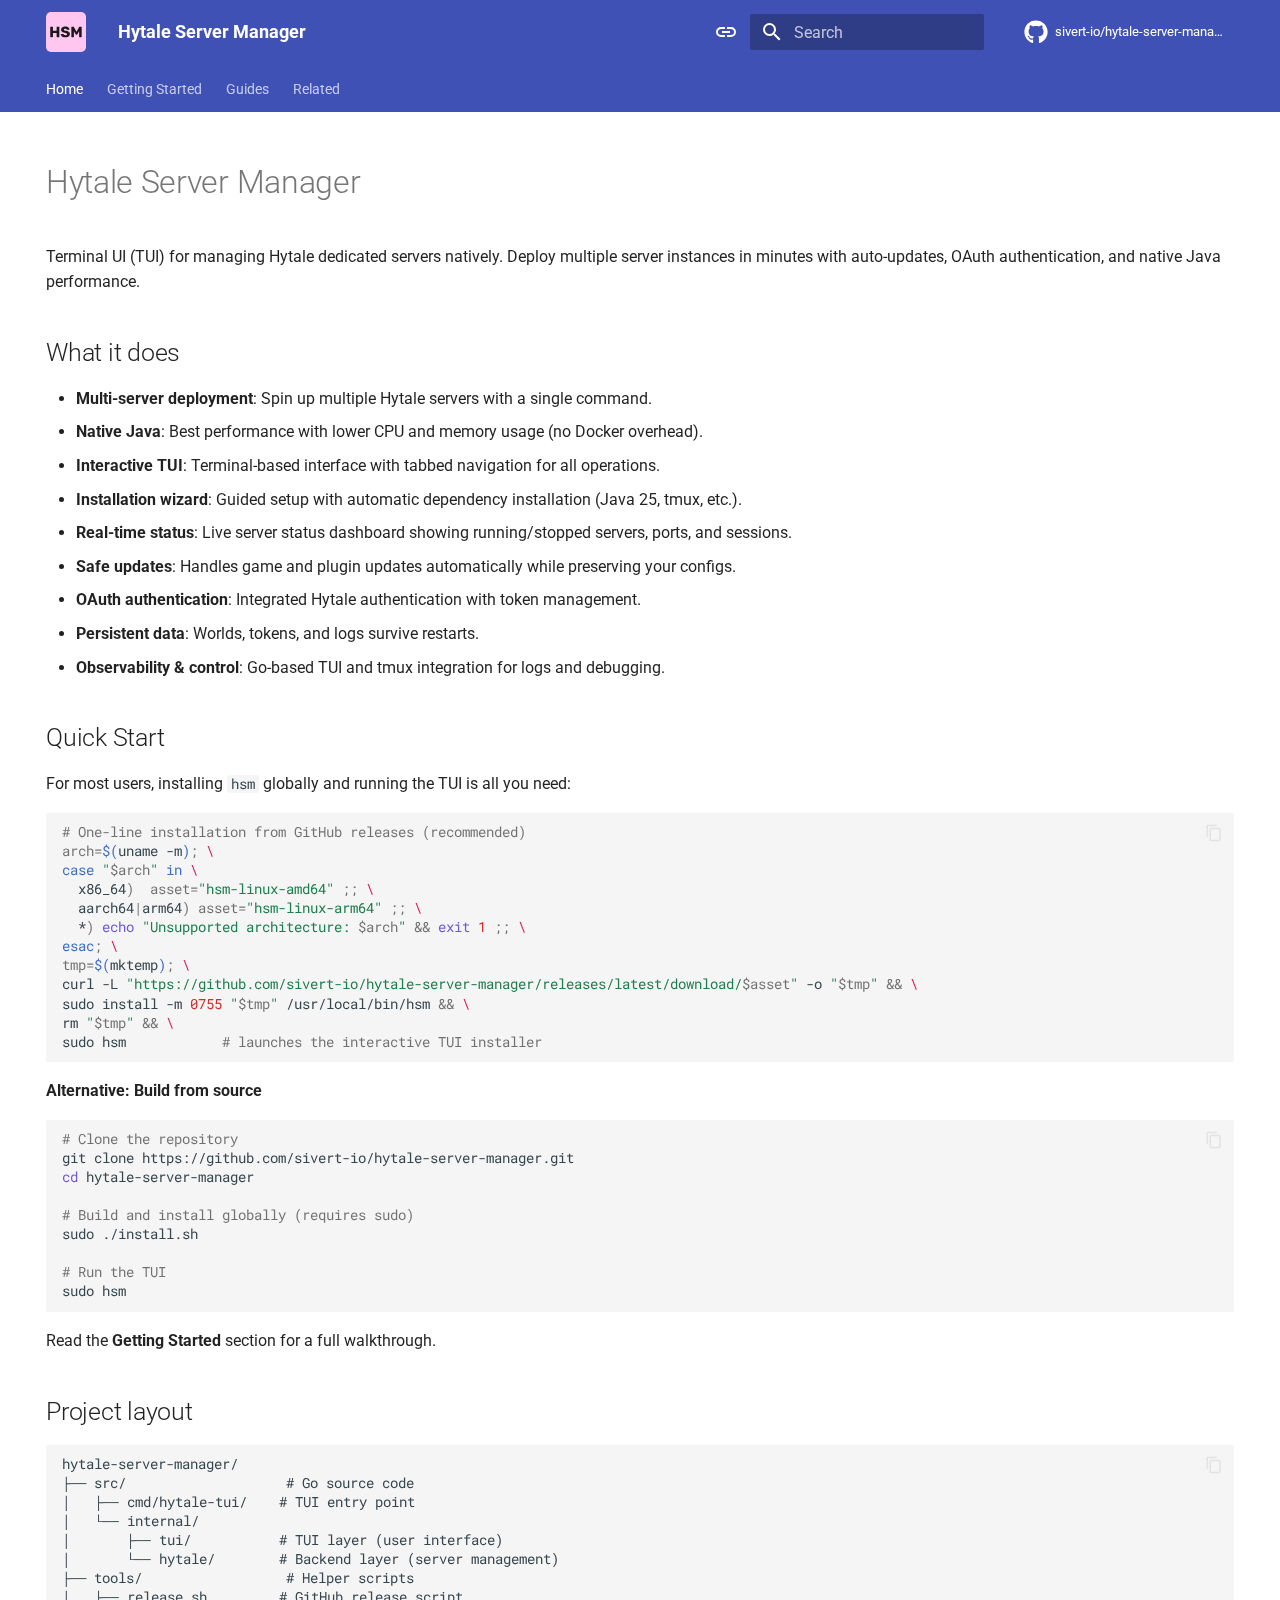
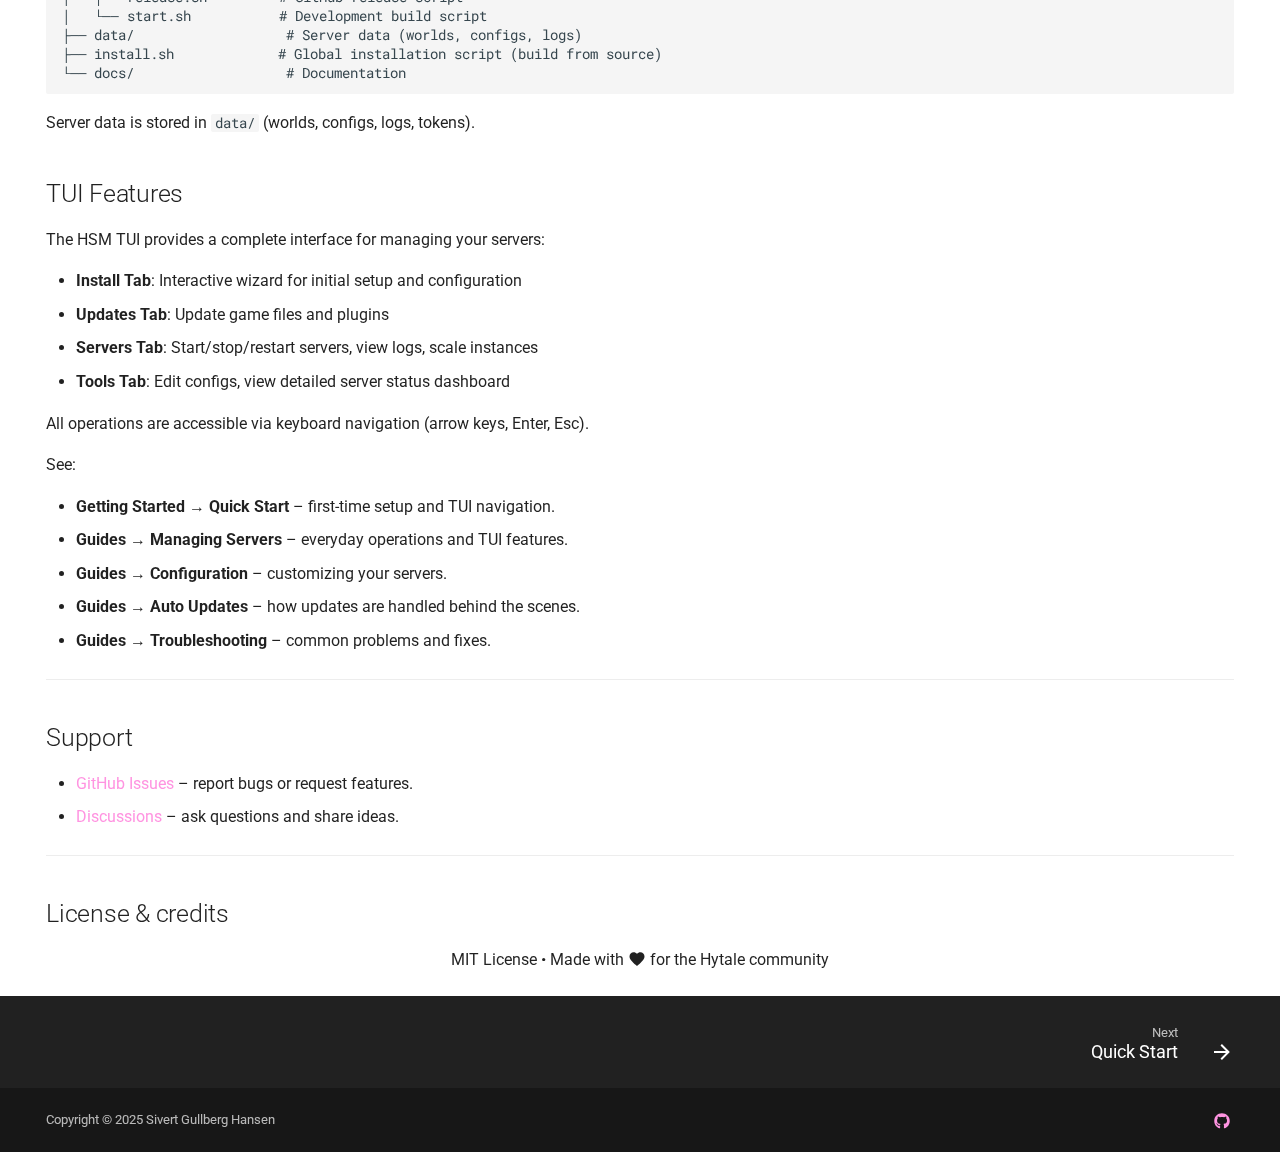
<file: index.html>
<!DOCTYPE html><html lang="en" class="no-js"><head>
    
      <meta charset="utf-8">
      <meta name="viewport" content="width=device-width,initial-scale=1">
      
        <meta name="description" content="Terminal UI (TUI) for managing Hytale dedicated servers natively with auto-updates, OAuth authentication, and one-command installation.">
      
      
        <meta name="author" content="Sivert Gullberg Hansen">
      
      
        <link rel="canonical" href="https://hsm.sivert.io/">
      
      
      
        <link rel="next" href="getting-started/quick-start/">
      
      
        
      
      
      <link rel="icon" href="icon.svg">
      <meta name="generator" content="mkdocs-1.6.1, mkdocs-material-9.7.1">
    
    
      
        <title>Hytale Server Manager - Hytale Server Manager</title>
      
    
    
      <link rel="stylesheet" href="assets/stylesheets/main.484c7ddc.min.css">
      
        
        <link rel="stylesheet" href="assets/stylesheets/palette.ab4e12ef.min.css">
      
      


    
    
      
    
    
      
        
        
        <link rel="preconnect" href="https://fonts.gstatic.com" crossorigin>
        <link rel="stylesheet" href="https://fonts.googleapis.com/css?family=Roboto:300,300i,400,400i,700,700i%7CRoboto+Mono:400,400i,700,700i&amp;display=fallback">
        <style>:root{--md-text-font:"Roboto";--md-code-font:"Roboto Mono"}</style>
      
    
    
      <link rel="stylesheet" href="stylesheets/extra.css">
    
    <script>__md_scope=new URL(".",location),__md_hash=e=>[...e].reduce(((e,_)=>(e<<5)-e+_.charCodeAt(0)),0),__md_get=(e,_=localStorage,t=__md_scope)=>JSON.parse(_.getItem(t.pathname+"."+e)),__md_set=(e,_,t=localStorage,a=__md_scope)=>{try{t.setItem(a.pathname+"."+e,JSON.stringify(_))}catch(e){}}</script>
    
      

    
    
  <link href="assets/stylesheets/glightbox.min.css" rel="stylesheet"><script src="assets/javascripts/glightbox.min.js"></script><style id="glightbox-style">
            html.glightbox-open { overflow: initial; height: 100%; }
            .gslide-title { margin-top: 0px; user-select: text; }
            .gslide-desc { color: #666; user-select: text; }
            .gslide-image img { background: white; }
            .gscrollbar-fixer { padding-right: 15px; }
            .gdesc-inner { font-size: 0.75rem; }
            body[data-md-color-scheme="slate"] .gdesc-inner { background: var(--md-default-bg-color); }
            body[data-md-color-scheme="slate"] .gslide-title { color: var(--md-default-fg-color); }
            body[data-md-color-scheme="slate"] .gslide-desc { color: var(--md-default-fg-color); }
        </style></head>
  
  
    
    
      
    
    
    
    
    <body dir="ltr" data-md-color-scheme="default" data-md-color-primary="indigo" data-md-color-accent="indigo">
  
    
    <input class="md-toggle" data-md-toggle="drawer" type="checkbox" id="__drawer" autocomplete="off">
    <input class="md-toggle" data-md-toggle="search" type="checkbox" id="__search" autocomplete="off">
    <label class="md-overlay" for="__drawer"></label>
    <div data-md-component="skip">
      
        
        <a href="#hytale-server-manager" class="md-skip">
          Skip to content
        </a>
      
    </div>
    <div data-md-component="announce">
      
    </div>
    
    
      

<header class="md-header" data-md-component="header">
  <nav class="md-header__inner md-grid" aria-label="Header">
    <a href="." title="Hytale Server Manager" class="md-header__button md-logo" aria-label="Hytale Server Manager" data-md-component="logo">
      
  <img src="icon.svg" alt="logo">

    </a>
    <label class="md-header__button md-icon" for="__drawer">
      
      <svg xmlns="http://www.w3.org/2000/svg" viewBox="0 0 24 24"><path d="M3 6h18v2H3zm0 5h18v2H3zm0 5h18v2H3z"></path></svg>
    </label>
    <div class="md-header__title" data-md-component="header-title">
      <div class="md-header__ellipsis">
        <div class="md-header__topic">
          <span class="md-ellipsis">
            Hytale Server Manager
          </span>
        </div>
        <div class="md-header__topic" data-md-component="header-topic">
          <span class="md-ellipsis">
            
              Hytale Server Manager
            
          </span>
        </div>
      </div>
    </div>
    
      
        <form class="md-header__option" data-md-component="palette">
  
    
    
    
    <input class="md-option" data-md-color-media="(prefers-color-scheme)" data-md-color-scheme="default" data-md-color-primary="indigo" data-md-color-accent="indigo" aria-label="Switch to light mode" type="radio" name="__palette" id="__palette_0">
    
      <label class="md-header__button md-icon" title="Switch to light mode" for="__palette_1" hidden>
        <svg xmlns="http://www.w3.org/2000/svg" viewBox="0 0 24 24"><path d="M3.9 12c0-1.71 1.39-3.1 3.1-3.1h4V7H7a5 5 0 0 0-5 5 5 5 0 0 0 5 5h4v-1.9H7c-1.71 0-3.1-1.39-3.1-3.1M8 13h8v-2H8zm9-6h-4v1.9h4c1.71 0 3.1 1.39 3.1 3.1s-1.39 3.1-3.1 3.1h-4V17h4a5 5 0 0 0 5-5 5 5 0 0 0-5-5"></path></svg>
      </label>
    
  
    
    
    
    <input class="md-option" data-md-color-media="(prefers-color-scheme: light)" data-md-color-scheme="default" data-md-color-primary="indigo" data-md-color-accent="indigo" aria-label="Switch to dark mode" type="radio" name="__palette" id="__palette_1">
    
      <label class="md-header__button md-icon" title="Switch to dark mode" for="__palette_2" hidden>
        <svg xmlns="http://www.w3.org/2000/svg" viewBox="0 0 24 24"><path d="M17 7H7a5 5 0 0 0-5 5 5 5 0 0 0 5 5h10a5 5 0 0 0 5-5 5 5 0 0 0-5-5m0 8a3 3 0 0 1-3-3 3 3 0 0 1 3-3 3 3 0 0 1 3 3 3 3 0 0 1-3 3"></path></svg>
      </label>
    
  
    
    
    
    <input class="md-option" data-md-color-media="(prefers-color-scheme: dark)" data-md-color-scheme="slate" data-md-color-primary="indigo" data-md-color-accent="indigo" aria-label="Switch to system preference" type="radio" name="__palette" id="__palette_2">
    
      <label class="md-header__button md-icon" title="Switch to system preference" for="__palette_0" hidden>
        <svg xmlns="http://www.w3.org/2000/svg" viewBox="0 0 24 24"><path d="M17 6H7c-3.31 0-6 2.69-6 6s2.69 6 6 6h10c3.31 0 6-2.69 6-6s-2.69-6-6-6m0 10H7c-2.21 0-4-1.79-4-4s1.79-4 4-4h10c2.21 0 4 1.79 4 4s-1.79 4-4 4M7 9c-1.66 0-3 1.34-3 3s1.34 3 3 3 3-1.34 3-3-1.34-3-3-3"></path></svg>
      </label>
    
  
</form>
      
    
    
      <script>var palette=__md_get("__palette");if(palette&&palette.color){if("(prefers-color-scheme)"===palette.color.media){var media=matchMedia("(prefers-color-scheme: light)"),input=document.querySelector(media.matches?"[data-md-color-media='(prefers-color-scheme: light)']":"[data-md-color-media='(prefers-color-scheme: dark)']");palette.color.media=input.getAttribute("data-md-color-media"),palette.color.scheme=input.getAttribute("data-md-color-scheme"),palette.color.primary=input.getAttribute("data-md-color-primary"),palette.color.accent=input.getAttribute("data-md-color-accent")}for(var[key,value]of Object.entries(palette.color))document.body.setAttribute("data-md-color-"+key,value)}</script>
    
    
    
      
      
        <label class="md-header__button md-icon" for="__search">
          
          <svg xmlns="http://www.w3.org/2000/svg" viewBox="0 0 24 24"><path d="M9.5 3A6.5 6.5 0 0 1 16 9.5c0 1.61-.59 3.09-1.56 4.23l.27.27h.79l5 5-1.5 1.5-5-5v-.79l-.27-.27A6.52 6.52 0 0 1 9.5 16 6.5 6.5 0 0 1 3 9.5 6.5 6.5 0 0 1 9.5 3m0 2C7 5 5 7 5 9.5S7 14 9.5 14 14 12 14 9.5 12 5 9.5 5"></path></svg>
        </label>
        <div class="md-search" data-md-component="search" role="dialog">
  <label class="md-search__overlay" for="__search"></label>
  <div class="md-search__inner" role="search">
    <form class="md-search__form" name="search">
      <input type="text" class="md-search__input" name="query" aria-label="Search" placeholder="Search" autocapitalize="off" autocorrect="off" autocomplete="off" spellcheck="false" data-md-component="search-query" required>
      <label class="md-search__icon md-icon" for="__search">
        
        <svg xmlns="http://www.w3.org/2000/svg" viewBox="0 0 24 24"><path d="M9.5 3A6.5 6.5 0 0 1 16 9.5c0 1.61-.59 3.09-1.56 4.23l.27.27h.79l5 5-1.5 1.5-5-5v-.79l-.27-.27A6.52 6.52 0 0 1 9.5 16 6.5 6.5 0 0 1 3 9.5 6.5 6.5 0 0 1 9.5 3m0 2C7 5 5 7 5 9.5S7 14 9.5 14 14 12 14 9.5 12 5 9.5 5"></path></svg>
        
        <svg xmlns="http://www.w3.org/2000/svg" viewBox="0 0 24 24"><path d="M20 11v2H8l5.5 5.5-1.42 1.42L4.16 12l7.92-7.92L13.5 5.5 8 11z"></path></svg>
      </label>
      <nav class="md-search__options" aria-label="Search">
        
          <a href="javascript:void(0)" class="md-search__icon md-icon" title="Share" aria-label="Share" data-clipboard data-clipboard-text="" data-md-component="search-share" tabindex="-1">
            
            <svg xmlns="http://www.w3.org/2000/svg" viewBox="0 0 24 24"><path d="M18 16.08c-.76 0-1.44.3-1.96.77L8.91 12.7c.05-.23.09-.46.09-.7s-.04-.47-.09-.7l7.05-4.11c.54.5 1.25.81 2.04.81a3 3 0 0 0 3-3 3 3 0 0 0-3-3 3 3 0 0 0-3 3c0 .24.04.47.09.7L8.04 9.81C7.5 9.31 6.79 9 6 9a3 3 0 0 0-3 3 3 3 0 0 0 3 3c.79 0 1.5-.31 2.04-.81l7.12 4.15c-.05.21-.08.43-.08.66 0 1.61 1.31 2.91 2.92 2.91s2.92-1.3 2.92-2.91A2.92 2.92 0 0 0 18 16.08"></path></svg>
          </a>
        
        <button type="reset" class="md-search__icon md-icon" title="Clear" aria-label="Clear" tabindex="-1">
          
          <svg xmlns="http://www.w3.org/2000/svg" viewBox="0 0 24 24"><path d="M19 6.41 17.59 5 12 10.59 6.41 5 5 6.41 10.59 12 5 17.59 6.41 19 12 13.41 17.59 19 19 17.59 13.41 12z"></path></svg>
        </button>
      </nav>
      
        <div class="md-search__suggest" data-md-component="search-suggest"></div>
      
    </form>
    <div class="md-search__output">
      <div class="md-search__scrollwrap" tabindex="0" data-md-scrollfix>
        <div class="md-search-result" data-md-component="search-result">
          <div class="md-search-result__meta">
            Initializing search
          </div>
          <ol class="md-search-result__list" role="presentation"></ol>
        </div>
      </div>
    </div>
  </div>
</div>
      
    
    
      <div class="md-header__source">
        <a href="https://github.com/sivert-io/hytale-server-manager" title="Go to repository" class="md-source" data-md-component="source">
  <div class="md-source__icon md-icon">
    
    <svg xmlns="http://www.w3.org/2000/svg" viewBox="0 0 512 512"><!--! Font Awesome Free 7.1.0 by @fontawesome - https://fontawesome.com License - https://fontawesome.com/license/free (Icons: CC BY 4.0, Fonts: SIL OFL 1.1, Code: MIT License) Copyright 2025 Fonticons, Inc.--><path d="M173.9 397.4c0 2-2.3 3.6-5.2 3.6-3.3.3-5.6-1.3-5.6-3.6 0-2 2.3-3.6 5.2-3.6 3-.3 5.6 1.3 5.6 3.6m-31.1-4.5c-.7 2 1.3 4.3 4.3 4.9 2.6 1 5.6 0 6.2-2s-1.3-4.3-4.3-5.2c-2.6-.7-5.5.3-6.2 2.3m44.2-1.7c-2.9.7-4.9 2.6-4.6 4.9.3 2 2.9 3.3 5.9 2.6 2.9-.7 4.9-2.6 4.6-4.6-.3-1.9-3-3.2-5.9-2.9M252.8 8C114.1 8 8 113.3 8 252c0 110.9 69.8 205.8 169.5 239.2 12.8 2.3 17.3-5.6 17.3-12.1 0-6.2-.3-40.4-.3-61.4 0 0-70 15-84.7-29.8 0 0-11.4-29.1-27.8-36.6 0 0-22.9-15.7 1.6-15.4 0 0 24.9 2 38.6 25.8 21.9 38.6 58.6 27.5 72.9 20.9 2.3-16 8.8-27.1 16-33.7-55.9-6.2-112.3-14.3-112.3-110.5 0-27.5 7.6-41.3 23.6-58.9-2.6-6.5-11.1-33.3 2.6-67.9 20.9-6.5 69 27 69 27 20-5.6 41.5-8.5 62.8-8.5s42.8 2.9 62.8 8.5c0 0 48.1-33.6 69-27 13.7 34.7 5.2 61.4 2.6 67.9 16 17.7 25.8 31.5 25.8 58.9 0 96.5-58.9 104.2-114.8 110.5 9.2 7.9 17 22.9 17 46.4 0 33.7-.3 75.4-.3 83.6 0 6.5 4.6 14.4 17.3 12.1C436.2 457.8 504 362.9 504 252 504 113.3 391.5 8 252.8 8M105.2 352.9c-1.3 1-1 3.3.7 5.2 1.6 1.6 3.9 2.3 5.2 1 1.3-1 1-3.3-.7-5.2-1.6-1.6-3.9-2.3-5.2-1m-10.8-8.1c-.7 1.3.3 2.9 2.3 3.9 1.6 1 3.6.7 4.3-.7.7-1.3-.3-2.9-2.3-3.9-2-.6-3.6-.3-4.3.7m32.4 35.6c-1.6 1.3-1 4.3 1.3 6.2 2.3 2.3 5.2 2.6 6.5 1 1.3-1.3.7-4.3-1.3-6.2-2.2-2.3-5.2-2.6-6.5-1m-11.4-14.7c-1.6 1-1.6 3.6 0 5.9s4.3 3.3 5.6 2.3c1.6-1.3 1.6-3.9 0-6.2-1.4-2.3-4-3.3-5.6-2"></path></svg>
  </div>
  <div class="md-source__repository">
    sivert-io/hytale-server-manager
  </div>
</a>
      </div>
    
  </nav>
  
</header>
    
    <div class="md-container" data-md-component="container">
      
      
        
          
            
<nav class="md-tabs" aria-label="Tabs" data-md-component="tabs">
  <div class="md-grid">
    <ul class="md-tabs__list">
      
        
  
  
  
    
  
  
    <li class="md-tabs__item md-tabs__item--active">
      <a href="." class="md-tabs__link">
        
  
  
    
  
  Home

      </a>
    </li>
  

      
        
  
  
  
  
    
    
      <li class="md-tabs__item">
        <a href="getting-started/quick-start/" class="md-tabs__link">
          
  
  
    
  
  Getting Started

        </a>
      </li>
    
  

      
        
  
  
  
  
    
    
      <li class="md-tabs__item">
        <a href="guides/managing-servers/" class="md-tabs__link">
          
  
  
    
  
  Guides

        </a>
      </li>
    
  

      
        
  
  
  
  
    
    
      <li class="md-tabs__item">
        <a href="guides/related-projects/" class="md-tabs__link">
          
  
  
    
  
  Related

        </a>
      </li>
    
  

      
    </ul>
  </div>
</nav>
          
        
      
      <main class="md-main" data-md-component="main">
        <div class="md-main__inner md-grid">
          
            
              
                
              
              <div class="md-sidebar md-sidebar--primary" data-md-component="sidebar" data-md-type="navigation" hidden>
                <div class="md-sidebar__scrollwrap">
                  <div class="md-sidebar__inner">
                    


  


<nav class="md-nav md-nav--primary md-nav--lifted" aria-label="Navigation" data-md-level="0">
  <label class="md-nav__title" for="__drawer">
    <a href="." title="Hytale Server Manager" class="md-nav__button md-logo" aria-label="Hytale Server Manager" data-md-component="logo">
      
  <img src="icon.svg" alt="logo">

    </a>
    Hytale Server Manager
  </label>
  
    <div class="md-nav__source">
      <a href="https://github.com/sivert-io/hytale-server-manager" title="Go to repository" class="md-source" data-md-component="source">
  <div class="md-source__icon md-icon">
    
    <svg xmlns="http://www.w3.org/2000/svg" viewBox="0 0 512 512"><!--! Font Awesome Free 7.1.0 by @fontawesome - https://fontawesome.com License - https://fontawesome.com/license/free (Icons: CC BY 4.0, Fonts: SIL OFL 1.1, Code: MIT License) Copyright 2025 Fonticons, Inc.--><path d="M173.9 397.4c0 2-2.3 3.6-5.2 3.6-3.3.3-5.6-1.3-5.6-3.6 0-2 2.3-3.6 5.2-3.6 3-.3 5.6 1.3 5.6 3.6m-31.1-4.5c-.7 2 1.3 4.3 4.3 4.9 2.6 1 5.6 0 6.2-2s-1.3-4.3-4.3-5.2c-2.6-.7-5.5.3-6.2 2.3m44.2-1.7c-2.9.7-4.9 2.6-4.6 4.9.3 2 2.9 3.3 5.9 2.6 2.9-.7 4.9-2.6 4.6-4.6-.3-1.9-3-3.2-5.9-2.9M252.8 8C114.1 8 8 113.3 8 252c0 110.9 69.8 205.8 169.5 239.2 12.8 2.3 17.3-5.6 17.3-12.1 0-6.2-.3-40.4-.3-61.4 0 0-70 15-84.7-29.8 0 0-11.4-29.1-27.8-36.6 0 0-22.9-15.7 1.6-15.4 0 0 24.9 2 38.6 25.8 21.9 38.6 58.6 27.5 72.9 20.9 2.3-16 8.8-27.1 16-33.7-55.9-6.2-112.3-14.3-112.3-110.5 0-27.5 7.6-41.3 23.6-58.9-2.6-6.5-11.1-33.3 2.6-67.9 20.9-6.5 69 27 69 27 20-5.6 41.5-8.5 62.8-8.5s42.8 2.9 62.8 8.5c0 0 48.1-33.6 69-27 13.7 34.7 5.2 61.4 2.6 67.9 16 17.7 25.8 31.5 25.8 58.9 0 96.5-58.9 104.2-114.8 110.5 9.2 7.9 17 22.9 17 46.4 0 33.7-.3 75.4-.3 83.6 0 6.5 4.6 14.4 17.3 12.1C436.2 457.8 504 362.9 504 252 504 113.3 391.5 8 252.8 8M105.2 352.9c-1.3 1-1 3.3.7 5.2 1.6 1.6 3.9 2.3 5.2 1 1.3-1 1-3.3-.7-5.2-1.6-1.6-3.9-2.3-5.2-1m-10.8-8.1c-.7 1.3.3 2.9 2.3 3.9 1.6 1 3.6.7 4.3-.7.7-1.3-.3-2.9-2.3-3.9-2-.6-3.6-.3-4.3.7m32.4 35.6c-1.6 1.3-1 4.3 1.3 6.2 2.3 2.3 5.2 2.6 6.5 1 1.3-1.3.7-4.3-1.3-6.2-2.2-2.3-5.2-2.6-6.5-1m-11.4-14.7c-1.6 1-1.6 3.6 0 5.9s4.3 3.3 5.6 2.3c1.6-1.3 1.6-3.9 0-6.2-1.4-2.3-4-3.3-5.6-2"></path></svg>
  </div>
  <div class="md-source__repository">
    sivert-io/hytale-server-manager
  </div>
</a>
    </div>
  
  <ul class="md-nav__list" data-md-scrollfix>
    
      
      
  
  
    
  
  
  
    <li class="md-nav__item md-nav__item--active">
      
      <input class="md-nav__toggle md-toggle" type="checkbox" id="__toc">
      
      
        
      
      
        <label class="md-nav__link md-nav__link--active" for="__toc">
          
  
  
  <span class="md-ellipsis">
    
  
    Home
  

    
  </span>
  
  

          <span class="md-nav__icon md-icon"></span>
        </label>
      
      <a href="." class="md-nav__link md-nav__link--active">
        
  
  
  <span class="md-ellipsis">
    
  
    Home
  

    
  </span>
  
  

      </a>
      
        

<nav class="md-nav md-nav--secondary" aria-label="Table of contents">
  
  
  
    
  
  
    <label class="md-nav__title" for="__toc">
      <span class="md-nav__icon md-icon"></span>
      Table of contents
    </label>
    <ul class="md-nav__list" data-md-component="toc" data-md-scrollfix>
      
        <li class="md-nav__item">
  <a href="#what-it-does" class="md-nav__link">
    <span class="md-ellipsis">
      
        What it does
      
    </span>
  </a>
  
</li>
      
        <li class="md-nav__item">
  <a href="#quick-start" class="md-nav__link">
    <span class="md-ellipsis">
      
        Quick Start
      
    </span>
  </a>
  
</li>
      
        <li class="md-nav__item">
  <a href="#project-layout" class="md-nav__link">
    <span class="md-ellipsis">
      
        Project layout
      
    </span>
  </a>
  
</li>
      
        <li class="md-nav__item">
  <a href="#tui-features" class="md-nav__link">
    <span class="md-ellipsis">
      
        TUI Features
      
    </span>
  </a>
  
</li>
      
        <li class="md-nav__item">
  <a href="#support" class="md-nav__link">
    <span class="md-ellipsis">
      
        Support
      
    </span>
  </a>
  
</li>
      
        <li class="md-nav__item">
  <a href="#license-credits" class="md-nav__link">
    <span class="md-ellipsis">
      
        License &amp; credits
      
    </span>
  </a>
  
</li>
      
    </ul>
  
</nav>
      
    </li>
  

    
      
      
  
  
  
  
    
    
      
        
      
        
      
    
    
    
      
      
        
      
    
    
    <li class="md-nav__item md-nav__item--nested">
      
        
        
        <input class="md-nav__toggle md-toggle " type="checkbox" id="__nav_2">
        
          
          <label class="md-nav__link" for="__nav_2" id="__nav_2_label" tabindex="0">
            
  
  
  <span class="md-ellipsis">
    
  
    Getting Started
  

    
  </span>
  
  

            <span class="md-nav__icon md-icon"></span>
          </label>
        
        <nav class="md-nav" data-md-level="1" aria-labelledby="__nav_2_label" aria-expanded="false">
          <label class="md-nav__title" for="__nav_2">
            <span class="md-nav__icon md-icon"></span>
            
  
    Getting Started
  

          </label>
          <ul class="md-nav__list" data-md-scrollfix>
            
              
                
  
  
  
  
    <li class="md-nav__item">
      <a href="getting-started/quick-start/" class="md-nav__link">
        
  
  
  <span class="md-ellipsis">
    
  
    Quick Start
  

    
  </span>
  
  

      </a>
    </li>
  

              
            
              
                
  
  
  
  
    <li class="md-nav__item">
      <a href="getting-started/server-setup/" class="md-nav__link">
        
  
  
  <span class="md-ellipsis">
    
  
    Server Setup
  

    
  </span>
  
  

      </a>
    </li>
  

              
            
          </ul>
        </nav>
      
    </li>
  

    
      
      
  
  
  
  
    
    
      
        
      
        
      
        
      
        
      
        
      
    
    
    
      
      
        
      
    
    
    <li class="md-nav__item md-nav__item--nested">
      
        
        
        <input class="md-nav__toggle md-toggle " type="checkbox" id="__nav_3">
        
          
          <label class="md-nav__link" for="__nav_3" id="__nav_3_label" tabindex="0">
            
  
  
  <span class="md-ellipsis">
    
  
    Guides
  

    
  </span>
  
  

            <span class="md-nav__icon md-icon"></span>
          </label>
        
        <nav class="md-nav" data-md-level="1" aria-labelledby="__nav_3_label" aria-expanded="false">
          <label class="md-nav__title" for="__nav_3">
            <span class="md-nav__icon md-icon"></span>
            
  
    Guides
  

          </label>
          <ul class="md-nav__list" data-md-scrollfix>
            
              
                
  
  
  
  
    <li class="md-nav__item">
      <a href="guides/managing-servers/" class="md-nav__link">
        
  
  
  <span class="md-ellipsis">
    
  
    Managing Servers
  

    
  </span>
  
  

      </a>
    </li>
  

              
            
              
                
  
  
  
  
    <li class="md-nav__item">
      <a href="guides/configuration/" class="md-nav__link">
        
  
  
  <span class="md-ellipsis">
    
  
    Configuration
  

    
  </span>
  
  

      </a>
    </li>
  

              
            
              
                
  
  
  
  
    <li class="md-nav__item">
      <a href="guides/auto-updates/" class="md-nav__link">
        
  
  
  <span class="md-ellipsis">
    
  
    Auto Updates
  

    
  </span>
  
  

      </a>
    </li>
  

              
            
              
                
  
  
  
  
    <li class="md-nav__item">
      <a href="guides/troubleshooting/" class="md-nav__link">
        
  
  
  <span class="md-ellipsis">
    
  
    Troubleshooting
  

    
  </span>
  
  

      </a>
    </li>
  

              
            
              
                
  
  
  
  
    <li class="md-nav__item">
      <a href="guides/development/" class="md-nav__link">
        
  
  
  <span class="md-ellipsis">
    
  
    Development
  

    
  </span>
  
  

      </a>
    </li>
  

              
            
          </ul>
        </nav>
      
    </li>
  

    
      
      
  
  
  
  
    
    
      
        
      
    
    
    
      
      
        
      
    
    
    <li class="md-nav__item md-nav__item--nested">
      
        
        
        <input class="md-nav__toggle md-toggle " type="checkbox" id="__nav_4">
        
          
          <label class="md-nav__link" for="__nav_4" id="__nav_4_label" tabindex="0">
            
  
  
  <span class="md-ellipsis">
    
  
    Related
  

    
  </span>
  
  

            <span class="md-nav__icon md-icon"></span>
          </label>
        
        <nav class="md-nav" data-md-level="1" aria-labelledby="__nav_4_label" aria-expanded="false">
          <label class="md-nav__title" for="__nav_4">
            <span class="md-nav__icon md-icon"></span>
            
  
    Related
  

          </label>
          <ul class="md-nav__list" data-md-scrollfix>
            
              
                
  
  
  
  
    <li class="md-nav__item">
      <a href="guides/related-projects/" class="md-nav__link">
        
  
  
  <span class="md-ellipsis">
    
  
    Related Projects
  

    
  </span>
  
  

      </a>
    </li>
  

              
            
          </ul>
        </nav>
      
    </li>
  

    
  </ul>
</nav>
                  </div>
                </div>
              </div>
            
            
              
                
              
              <div class="md-sidebar md-sidebar--secondary" data-md-component="sidebar" data-md-type="toc" hidden>
                <div class="md-sidebar__scrollwrap">
                  <div class="md-sidebar__inner">
                    

<nav class="md-nav md-nav--secondary" aria-label="Table of contents">
  
  
  
    
  
  
    <label class="md-nav__title" for="__toc">
      <span class="md-nav__icon md-icon"></span>
      Table of contents
    </label>
    <ul class="md-nav__list" data-md-component="toc" data-md-scrollfix>
      
        <li class="md-nav__item">
  <a href="#what-it-does" class="md-nav__link">
    <span class="md-ellipsis">
      
        What it does
      
    </span>
  </a>
  
</li>
      
        <li class="md-nav__item">
  <a href="#quick-start" class="md-nav__link">
    <span class="md-ellipsis">
      
        Quick Start
      
    </span>
  </a>
  
</li>
      
        <li class="md-nav__item">
  <a href="#project-layout" class="md-nav__link">
    <span class="md-ellipsis">
      
        Project layout
      
    </span>
  </a>
  
</li>
      
        <li class="md-nav__item">
  <a href="#tui-features" class="md-nav__link">
    <span class="md-ellipsis">
      
        TUI Features
      
    </span>
  </a>
  
</li>
      
        <li class="md-nav__item">
  <a href="#support" class="md-nav__link">
    <span class="md-ellipsis">
      
        Support
      
    </span>
  </a>
  
</li>
      
        <li class="md-nav__item">
  <a href="#license-credits" class="md-nav__link">
    <span class="md-ellipsis">
      
        License &amp; credits
      
    </span>
  </a>
  
</li>
      
    </ul>
  
</nav>
                  </div>
                </div>
              </div>
            
          
          
            <div class="md-content" data-md-component="content">
              
              <article class="md-content__inner md-typeset">
                
                  
  



  
  


<h1 id="hytale-server-manager">Hytale Server Manager<a class="headerlink" href="#hytale-server-manager" title="Permanent link">¶</a></h1>
<p>Terminal UI (TUI) for managing Hytale dedicated servers natively. Deploy multiple server instances in minutes with auto-updates, OAuth authentication, and native Java performance.</p>
<h2 id="what-it-does">What it does<a class="headerlink" href="#what-it-does" title="Permanent link">¶</a></h2>
<ul>
<li><strong>Multi-server deployment</strong>: Spin up multiple Hytale servers with a single command.</li>
<li><strong>Native Java</strong>: Best performance with lower CPU and memory usage (no Docker overhead).</li>
<li><strong>Interactive TUI</strong>: Terminal-based interface with tabbed navigation for all operations.</li>
<li><strong>Installation wizard</strong>: Guided setup with automatic dependency installation (Java 25, tmux, etc.).</li>
<li><strong>Real-time status</strong>: Live server status dashboard showing running/stopped servers, ports, and sessions.</li>
<li><strong>Safe updates</strong>: Handles game and plugin updates automatically while preserving your configs.</li>
<li><strong>OAuth authentication</strong>: Integrated Hytale authentication with token management.</li>
<li><strong>Persistent data</strong>: Worlds, tokens, and logs survive restarts.</li>
<li><strong>Observability &amp; control</strong>: Go-based TUI and tmux integration for logs and debugging.</li>
</ul>
<h2 id="quick-start">Quick Start<a class="headerlink" href="#quick-start" title="Permanent link">¶</a></h2>
<p>For most users, installing <code>hsm</code> globally and running the TUI is all you need:</p>
<div class="language-bash highlight"><pre><span></span><code><span id="__span-0-1"><a id="__codelineno-0-1" name="__codelineno-0-1" href="#__codelineno-0-1"></a><span class="c1"># One-line installation from GitHub releases (recommended)</span>
</span><span id="__span-0-2"><a id="__codelineno-0-2" name="__codelineno-0-2" href="#__codelineno-0-2"></a><span class="nv">arch</span><span class="o">=</span><span class="k">$(</span>uname<span class="w"> </span>-m<span class="k">)</span><span class="p">;</span><span class="w"> </span><span class="se">\</span>
</span><span id="__span-0-3"><a id="__codelineno-0-3" name="__codelineno-0-3" href="#__codelineno-0-3"></a><span class="k">case</span><span class="w"> </span><span class="s2">"</span><span class="nv">$arch</span><span class="s2">"</span><span class="w"> </span><span class="k">in</span><span class="w"> </span><span class="se">\</span>
</span><span id="__span-0-4"><a id="__codelineno-0-4" name="__codelineno-0-4" href="#__codelineno-0-4"></a><span class="w">  </span>x86_64<span class="o">)</span><span class="w">  </span><span class="nv">asset</span><span class="o">=</span><span class="s2">"hsm-linux-amd64"</span><span class="w"> </span><span class="p">;;</span><span class="w"> </span><span class="se">\</span>
</span><span id="__span-0-5"><a id="__codelineno-0-5" name="__codelineno-0-5" href="#__codelineno-0-5"></a><span class="w">  </span>aarch64<span class="p">|</span>arm64<span class="o">)</span><span class="w"> </span><span class="nv">asset</span><span class="o">=</span><span class="s2">"hsm-linux-arm64"</span><span class="w"> </span><span class="p">;;</span><span class="w"> </span><span class="se">\</span>
</span><span id="__span-0-6"><a id="__codelineno-0-6" name="__codelineno-0-6" href="#__codelineno-0-6"></a><span class="w">  </span>*<span class="o">)</span><span class="w"> </span><span class="nb">echo</span><span class="w"> </span><span class="s2">"Unsupported architecture: </span><span class="nv">$arch</span><span class="s2">"</span><span class="w"> </span><span class="o">&amp;&amp;</span><span class="w"> </span><span class="nb">exit</span><span class="w"> </span><span class="m">1</span><span class="w"> </span><span class="p">;;</span><span class="w"> </span><span class="se">\</span>
</span><span id="__span-0-7"><a id="__codelineno-0-7" name="__codelineno-0-7" href="#__codelineno-0-7"></a><span class="k">esac</span><span class="p">;</span><span class="w"> </span><span class="se">\</span>
</span><span id="__span-0-8"><a id="__codelineno-0-8" name="__codelineno-0-8" href="#__codelineno-0-8"></a><span class="nv">tmp</span><span class="o">=</span><span class="k">$(</span>mktemp<span class="k">)</span><span class="p">;</span><span class="w"> </span><span class="se">\</span>
</span><span id="__span-0-9"><a id="__codelineno-0-9" name="__codelineno-0-9" href="#__codelineno-0-9"></a>curl<span class="w"> </span>-L<span class="w"> </span><span class="s2">"https://github.com/sivert-io/hytale-server-manager/releases/latest/download/</span><span class="nv">$asset</span><span class="s2">"</span><span class="w"> </span>-o<span class="w"> </span><span class="s2">"</span><span class="nv">$tmp</span><span class="s2">"</span><span class="w"> </span><span class="o">&amp;&amp;</span><span class="w"> </span><span class="se">\</span>
</span><span id="__span-0-10"><a id="__codelineno-0-10" name="__codelineno-0-10" href="#__codelineno-0-10"></a>sudo<span class="w"> </span>install<span class="w"> </span>-m<span class="w"> </span><span class="m">0755</span><span class="w"> </span><span class="s2">"</span><span class="nv">$tmp</span><span class="s2">"</span><span class="w"> </span>/usr/local/bin/hsm<span class="w"> </span><span class="o">&amp;&amp;</span><span class="w"> </span><span class="se">\</span>
</span><span id="__span-0-11"><a id="__codelineno-0-11" name="__codelineno-0-11" href="#__codelineno-0-11"></a>rm<span class="w"> </span><span class="s2">"</span><span class="nv">$tmp</span><span class="s2">"</span><span class="w"> </span><span class="o">&amp;&amp;</span><span class="w"> </span><span class="se">\</span>
</span><span id="__span-0-12"><a id="__codelineno-0-12" name="__codelineno-0-12" href="#__codelineno-0-12"></a>sudo<span class="w"> </span>hsm<span class="w">            </span><span class="c1"># launches the interactive TUI installer</span>
</span></code></pre></div>
<p><strong>Alternative: Build from source</strong></p>
<div class="language-bash highlight"><pre><span></span><code><span id="__span-1-1"><a id="__codelineno-1-1" name="__codelineno-1-1" href="#__codelineno-1-1"></a><span class="c1"># Clone the repository</span>
</span><span id="__span-1-2"><a id="__codelineno-1-2" name="__codelineno-1-2" href="#__codelineno-1-2"></a>git<span class="w"> </span>clone<span class="w"> </span>https://github.com/sivert-io/hytale-server-manager.git
</span><span id="__span-1-3"><a id="__codelineno-1-3" name="__codelineno-1-3" href="#__codelineno-1-3"></a><span class="nb">cd</span><span class="w"> </span>hytale-server-manager
</span><span id="__span-1-4"><a id="__codelineno-1-4" name="__codelineno-1-4" href="#__codelineno-1-4"></a>
</span><span id="__span-1-5"><a id="__codelineno-1-5" name="__codelineno-1-5" href="#__codelineno-1-5"></a><span class="c1"># Build and install globally (requires sudo)</span>
</span><span id="__span-1-6"><a id="__codelineno-1-6" name="__codelineno-1-6" href="#__codelineno-1-6"></a>sudo<span class="w"> </span>./install.sh
</span><span id="__span-1-7"><a id="__codelineno-1-7" name="__codelineno-1-7" href="#__codelineno-1-7"></a>
</span><span id="__span-1-8"><a id="__codelineno-1-8" name="__codelineno-1-8" href="#__codelineno-1-8"></a><span class="c1"># Run the TUI</span>
</span><span id="__span-1-9"><a id="__codelineno-1-9" name="__codelineno-1-9" href="#__codelineno-1-9"></a>sudo<span class="w"> </span>hsm
</span></code></pre></div>
<p>Read the <strong>Getting Started</strong> section for a full walkthrough.</p>
<h2 id="project-layout">Project layout<a class="headerlink" href="#project-layout" title="Permanent link">¶</a></h2>
<div class="language-text highlight"><pre><span></span><code><span id="__span-2-1"><a id="__codelineno-2-1" name="__codelineno-2-1" href="#__codelineno-2-1"></a>hytale-server-manager/
</span><span id="__span-2-2"><a id="__codelineno-2-2" name="__codelineno-2-2" href="#__codelineno-2-2"></a>├── src/                    # Go source code
</span><span id="__span-2-3"><a id="__codelineno-2-3" name="__codelineno-2-3" href="#__codelineno-2-3"></a>│   ├── cmd/hytale-tui/    # TUI entry point
</span><span id="__span-2-4"><a id="__codelineno-2-4" name="__codelineno-2-4" href="#__codelineno-2-4"></a>│   └── internal/
</span><span id="__span-2-5"><a id="__codelineno-2-5" name="__codelineno-2-5" href="#__codelineno-2-5"></a>│       ├── tui/           # TUI layer (user interface)
</span><span id="__span-2-6"><a id="__codelineno-2-6" name="__codelineno-2-6" href="#__codelineno-2-6"></a>│       └── hytale/        # Backend layer (server management)
</span><span id="__span-2-7"><a id="__codelineno-2-7" name="__codelineno-2-7" href="#__codelineno-2-7"></a>├── tools/                  # Helper scripts
</span><span id="__span-2-8"><a id="__codelineno-2-8" name="__codelineno-2-8" href="#__codelineno-2-8"></a>│   ├── release.sh         # GitHub release script
</span><span id="__span-2-9"><a id="__codelineno-2-9" name="__codelineno-2-9" href="#__codelineno-2-9"></a>│   └── start.sh           # Development build script
</span><span id="__span-2-10"><a id="__codelineno-2-10" name="__codelineno-2-10" href="#__codelineno-2-10"></a>├── data/                   # Server data (worlds, configs, logs)
</span><span id="__span-2-11"><a id="__codelineno-2-11" name="__codelineno-2-11" href="#__codelineno-2-11"></a>├── install.sh             # Global installation script (build from source)
</span><span id="__span-2-12"><a id="__codelineno-2-12" name="__codelineno-2-12" href="#__codelineno-2-12"></a>└── docs/                   # Documentation
</span></code></pre></div>
<p>Server data is stored in <code>data/</code> (worlds, configs, logs, tokens).</p>
<h2 id="tui-features">TUI Features<a class="headerlink" href="#tui-features" title="Permanent link">¶</a></h2>
<p>The HSM TUI provides a complete interface for managing your servers:</p>
<ul>
<li><strong>Install Tab</strong>: Interactive wizard for initial setup and configuration</li>
<li><strong>Updates Tab</strong>: Update game files and plugins</li>
<li><strong>Servers Tab</strong>: Start/stop/restart servers, view logs, scale instances</li>
<li><strong>Tools Tab</strong>: Edit configs, view detailed server status dashboard</li>
</ul>
<p>All operations are accessible via keyboard navigation (arrow keys, Enter, Esc).</p>
<p>See:</p>
<ul>
<li><strong>Getting Started → Quick Start</strong> – first-time setup and TUI navigation.</li>
<li><strong>Guides → Managing Servers</strong> – everyday operations and TUI features.</li>
<li><strong>Guides → Configuration</strong> – customizing your servers.</li>
<li><strong>Guides → Auto Updates</strong> – how updates are handled behind the scenes.</li>
<li><strong>Guides → Troubleshooting</strong> – common problems and fixes.</li>
</ul>
<hr>
<h2 id="support">Support<a class="headerlink" href="#support" title="Permanent link">¶</a></h2>
<ul>
<li><a href="https://github.com/sivert-io/hytale-server-manager/issues">GitHub Issues</a> – report bugs or request features.</li>
<li><a href="https://github.com/sivert-io/hytale-server-manager/discussions">Discussions</a> – ask questions and share ideas.</li>
</ul>
<hr>
<h2 id="license-credits">License &amp; credits<a class="headerlink" href="#license-credits" title="Permanent link">¶</a></h2>
<div align="center">
<p>MIT License • Made with <span class="twemoji"><svg xmlns="http://www.w3.org/2000/svg" viewBox="0 0 24 24"><path d="m12 21.35-1.45-1.32C5.4 15.36 2 12.27 2 8.5 2 5.41 4.42 3 7.5 3c1.74 0 3.41.81 4.5 2.08C13.09 3.81 14.76 3 16.5 3 19.58 3 22 5.41 22 8.5c0 3.77-3.4 6.86-8.55 11.53z"></path></svg></span> for the Hytale community</p>
</div>







  
  




  



                
              </article>
            </div>
          
          
<script>var target=document.getElementById(location.hash.slice(1));target&&target.name&&(target.checked=target.name.startsWith("__tabbed_"))</script>
        </div>
        
          <button type="button" class="md-top md-icon" data-md-component="top" hidden>
  
  <svg xmlns="http://www.w3.org/2000/svg" viewBox="0 0 24 24"><path d="M13 20h-2V8l-5.5 5.5-1.42-1.42L12 4.16l7.92 7.92-1.42 1.42L13 8z"></path></svg>
  Back to top
</button>
        
      </main>
      
        <footer class="md-footer">
  
    
      
        
      
      <nav class="md-footer__inner md-grid" aria-label="Footer">
        
        
          
          <a href="getting-started/quick-start/" class="md-footer__link md-footer__link--next" aria-label="Next: Quick Start">
            <div class="md-footer__title">
              <span class="md-footer__direction">
                Next
              </span>
              <div class="md-ellipsis">
                Quick Start
              </div>
            </div>
            <div class="md-footer__button md-icon">
              
              <svg xmlns="http://www.w3.org/2000/svg" viewBox="0 0 24 24"><path d="M4 11v2h12l-5.5 5.5 1.42 1.42L19.84 12l-7.92-7.92L10.5 5.5 16 11z"></path></svg>
            </div>
          </a>
        
      </nav>
    
  
  <div class="md-footer-meta md-typeset">
    <div class="md-footer-meta__inner md-grid">
      <div class="md-copyright">
  
    <div class="md-copyright__highlight">
      Copyright © 2025 Sivert Gullberg Hansen
    </div>
  
  
</div>
      
        
<div class="md-social">
  
    
    
    
    
      
      
    
    <a href="https://github.com/sivert-io/hytale-server-manager" target="_blank" rel="noopener" title="github.com" class="md-social__link">
      <svg xmlns="http://www.w3.org/2000/svg" viewBox="0 0 512 512"><!--! Font Awesome Free 7.1.0 by @fontawesome - https://fontawesome.com License - https://fontawesome.com/license/free (Icons: CC BY 4.0, Fonts: SIL OFL 1.1, Code: MIT License) Copyright 2025 Fonticons, Inc.--><path d="M173.9 397.4c0 2-2.3 3.6-5.2 3.6-3.3.3-5.6-1.3-5.6-3.6 0-2 2.3-3.6 5.2-3.6 3-.3 5.6 1.3 5.6 3.6m-31.1-4.5c-.7 2 1.3 4.3 4.3 4.9 2.6 1 5.6 0 6.2-2s-1.3-4.3-4.3-5.2c-2.6-.7-5.5.3-6.2 2.3m44.2-1.7c-2.9.7-4.9 2.6-4.6 4.9.3 2 2.9 3.3 5.9 2.6 2.9-.7 4.9-2.6 4.6-4.6-.3-1.9-3-3.2-5.9-2.9M252.8 8C114.1 8 8 113.3 8 252c0 110.9 69.8 205.8 169.5 239.2 12.8 2.3 17.3-5.6 17.3-12.1 0-6.2-.3-40.4-.3-61.4 0 0-70 15-84.7-29.8 0 0-11.4-29.1-27.8-36.6 0 0-22.9-15.7 1.6-15.4 0 0 24.9 2 38.6 25.8 21.9 38.6 58.6 27.5 72.9 20.9 2.3-16 8.8-27.1 16-33.7-55.9-6.2-112.3-14.3-112.3-110.5 0-27.5 7.6-41.3 23.6-58.9-2.6-6.5-11.1-33.3 2.6-67.9 20.9-6.5 69 27 69 27 20-5.6 41.5-8.5 62.8-8.5s42.8 2.9 62.8 8.5c0 0 48.1-33.6 69-27 13.7 34.7 5.2 61.4 2.6 67.9 16 17.7 25.8 31.5 25.8 58.9 0 96.5-58.9 104.2-114.8 110.5 9.2 7.9 17 22.9 17 46.4 0 33.7-.3 75.4-.3 83.6 0 6.5 4.6 14.4 17.3 12.1C436.2 457.8 504 362.9 504 252 504 113.3 391.5 8 252.8 8M105.2 352.9c-1.3 1-1 3.3.7 5.2 1.6 1.6 3.9 2.3 5.2 1 1.3-1 1-3.3-.7-5.2-1.6-1.6-3.9-2.3-5.2-1m-10.8-8.1c-.7 1.3.3 2.9 2.3 3.9 1.6 1 3.6.7 4.3-.7.7-1.3-.3-2.9-2.3-3.9-2-.6-3.6-.3-4.3.7m32.4 35.6c-1.6 1.3-1 4.3 1.3 6.2 2.3 2.3 5.2 2.6 6.5 1 1.3-1.3.7-4.3-1.3-6.2-2.2-2.3-5.2-2.6-6.5-1m-11.4-14.7c-1.6 1-1.6 3.6 0 5.9s4.3 3.3 5.6 2.3c1.6-1.3 1.6-3.9 0-6.2-1.4-2.3-4-3.3-5.6-2"></path></svg>
    </a>
  
</div>
      
    </div>
  </div>
</footer>
      
    </div>
    <div class="md-dialog" data-md-component="dialog">
      <div class="md-dialog__inner md-typeset"></div>
    </div>
    
    
    
      
      
      <script id="__config" type="application/json">{"annotate": null, "base": ".", "features": ["content.code.annotate", "content.code.copy", "content.tooltips", "navigation.footer", "navigation.indexes", "navigation.sections", "navigation.tabs", "navigation.top", "navigation.tracking", "search.highlight", "search.share", "search.suggest", "toc.follow"], "search": "assets/javascripts/workers/search.2c215733.min.js", "tags": null, "translations": {"clipboard.copied": "Copied to clipboard", "clipboard.copy": "Copy to clipboard", "search.result.more.one": "1 more on this page", "search.result.more.other": "# more on this page", "search.result.none": "No matching documents", "search.result.one": "1 matching document", "search.result.other": "# matching documents", "search.result.placeholder": "Type to start searching", "search.result.term.missing": "Missing", "select.version": "Select version"}, "version": null}</script>
    
    
      <script src="assets/javascripts/bundle.79ae519e.min.js"></script>
      
    
  
<script id="init-glightbox">const lightbox = GLightbox({"touchNavigation": true, "loop": false, "zoomable": true, "draggable": true, "openEffect": "zoom", "closeEffect": "zoom", "slideEffect": "slide"});
document$.subscribe(()=>{ lightbox.reload(); });
</script></body></html>
</file>
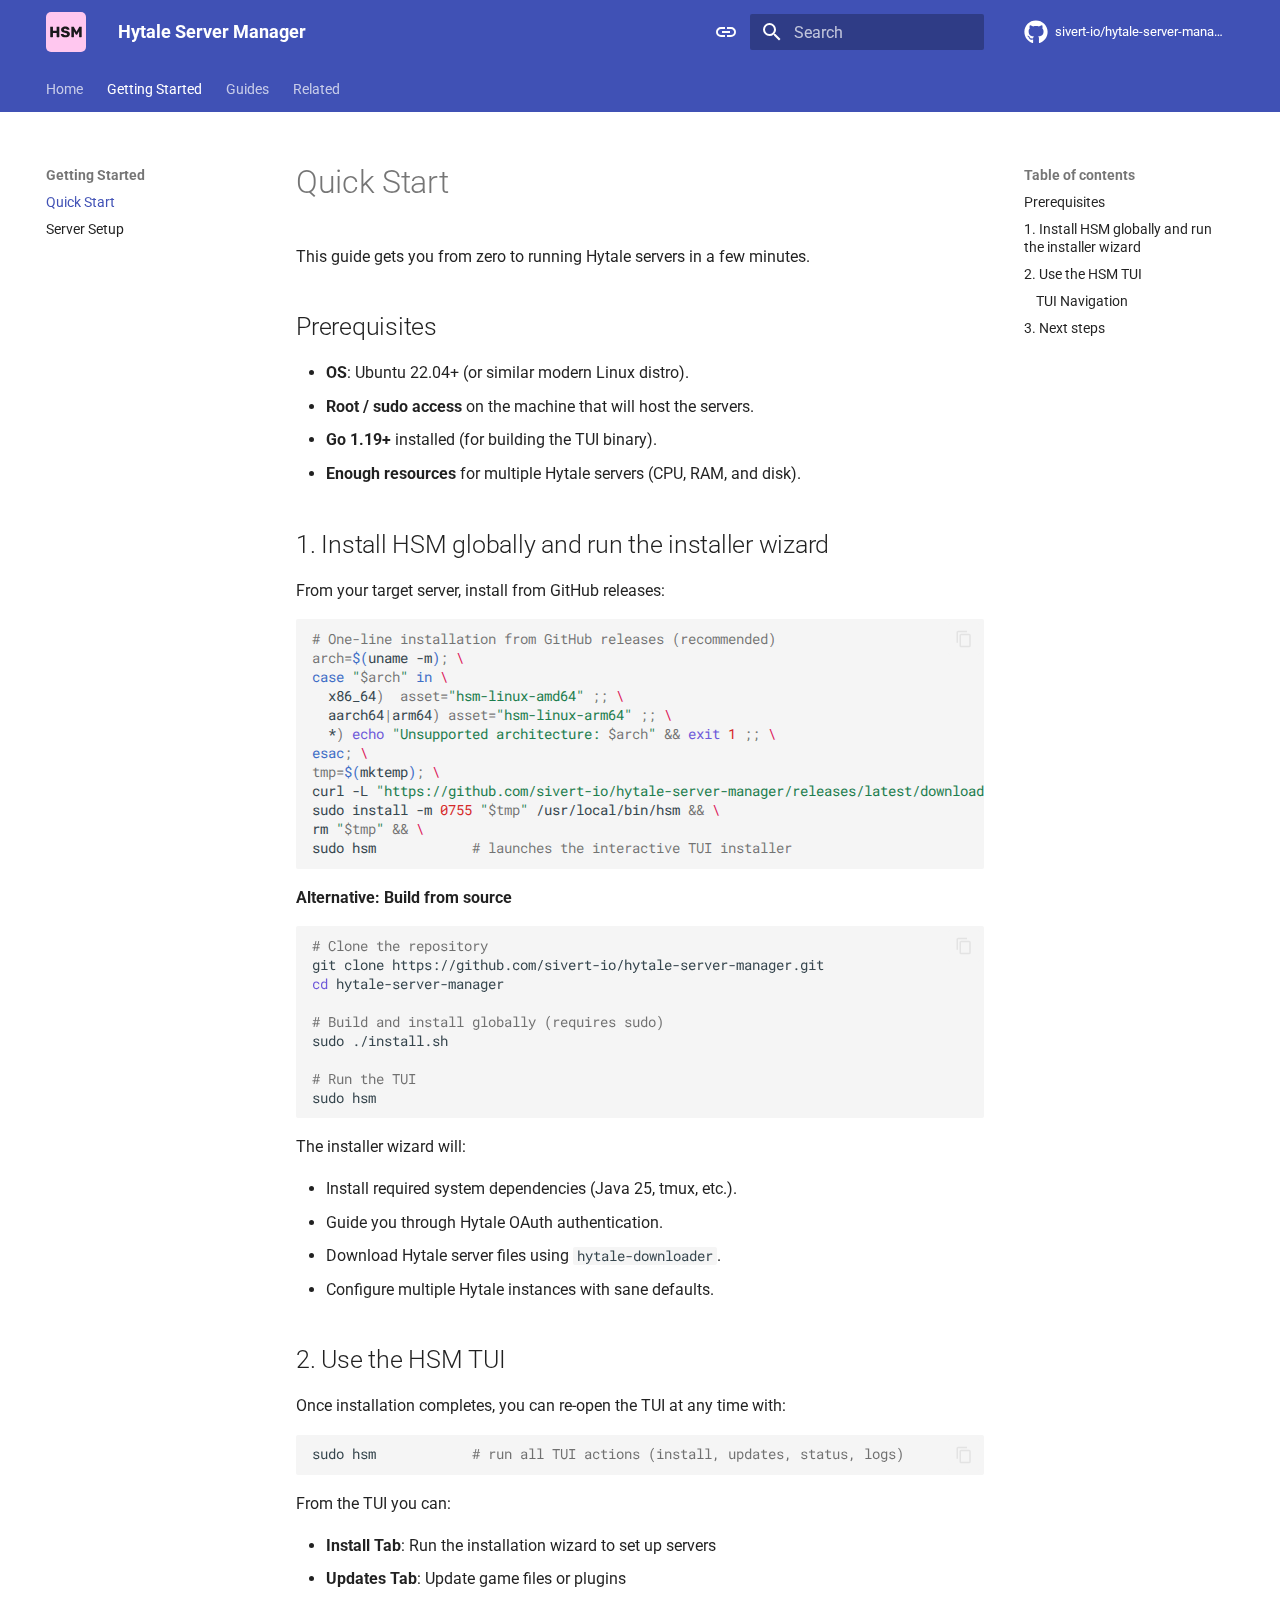
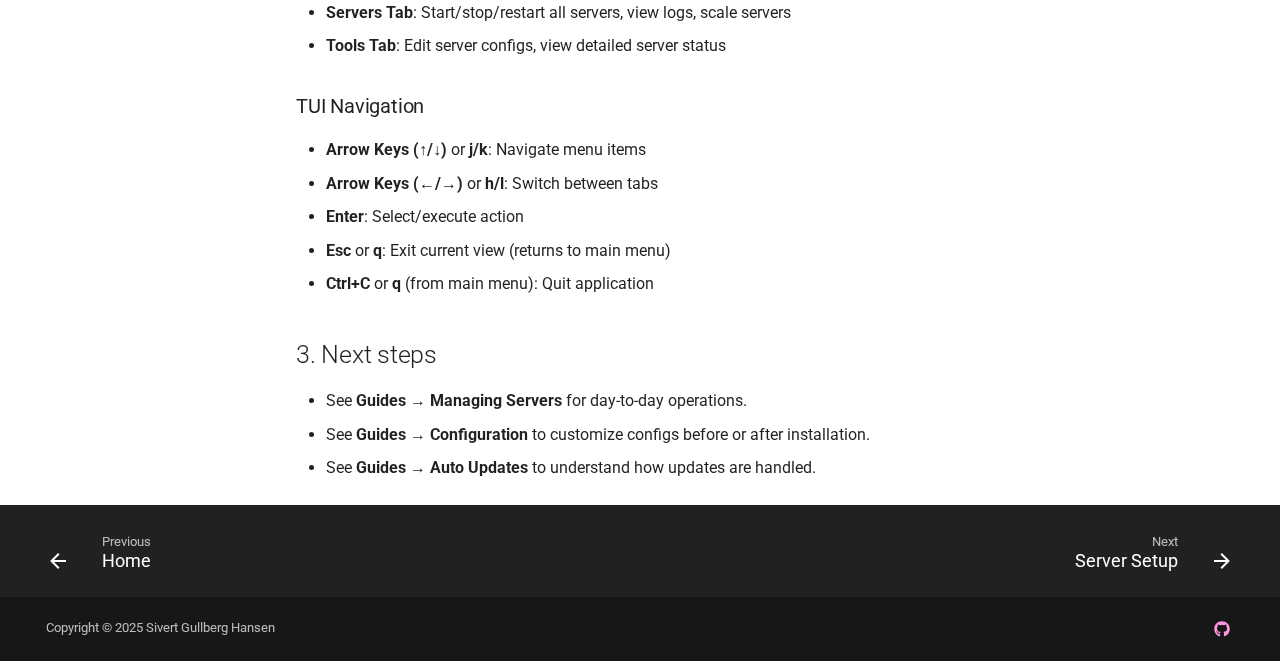
<file: getting-started/quick-start/index.html>
<!DOCTYPE html><html lang="en" class="no-js"><head>
    
      <meta charset="utf-8">
      <meta name="viewport" content="width=device-width,initial-scale=1">
      
        <meta name="description" content="Terminal UI (TUI) for managing Hytale dedicated servers natively with auto-updates, OAuth authentication, and one-command installation.">
      
      
        <meta name="author" content="Sivert Gullberg Hansen">
      
      
        <link rel="canonical" href="https://hsm.sivert.io/getting-started/quick-start/">
      
      
        <link rel="prev" href="../..">
      
      
        <link rel="next" href="../server-setup/">
      
      
        
      
      
      <link rel="icon" href="../../icon.svg">
      <meta name="generator" content="mkdocs-1.6.1, mkdocs-material-9.7.1">
    
    
      
        <title>Quick Start - Hytale Server Manager</title>
      
    
    
      <link rel="stylesheet" href="../../assets/stylesheets/main.484c7ddc.min.css">
      
        
        <link rel="stylesheet" href="../../assets/stylesheets/palette.ab4e12ef.min.css">
      
      


    
    
      
    
    
      
        
        
        <link rel="preconnect" href="https://fonts.gstatic.com" crossorigin>
        <link rel="stylesheet" href="https://fonts.googleapis.com/css?family=Roboto:300,300i,400,400i,700,700i%7CRoboto+Mono:400,400i,700,700i&amp;display=fallback">
        <style>:root{--md-text-font:"Roboto";--md-code-font:"Roboto Mono"}</style>
      
    
    
      <link rel="stylesheet" href="../../stylesheets/extra.css">
    
    <script>__md_scope=new URL("../..",location),__md_hash=e=>[...e].reduce(((e,_)=>(e<<5)-e+_.charCodeAt(0)),0),__md_get=(e,_=localStorage,t=__md_scope)=>JSON.parse(_.getItem(t.pathname+"."+e)),__md_set=(e,_,t=localStorage,a=__md_scope)=>{try{t.setItem(a.pathname+"."+e,JSON.stringify(_))}catch(e){}}</script>
    
      

    
    
  <link href="../../assets/stylesheets/glightbox.min.css" rel="stylesheet"><script src="../../assets/javascripts/glightbox.min.js"></script><style id="glightbox-style">
            html.glightbox-open { overflow: initial; height: 100%; }
            .gslide-title { margin-top: 0px; user-select: text; }
            .gslide-desc { color: #666; user-select: text; }
            .gslide-image img { background: white; }
            .gscrollbar-fixer { padding-right: 15px; }
            .gdesc-inner { font-size: 0.75rem; }
            body[data-md-color-scheme="slate"] .gdesc-inner { background: var(--md-default-bg-color); }
            body[data-md-color-scheme="slate"] .gslide-title { color: var(--md-default-fg-color); }
            body[data-md-color-scheme="slate"] .gslide-desc { color: var(--md-default-fg-color); }
        </style></head>
  
  
    
    
      
    
    
    
    
    <body dir="ltr" data-md-color-scheme="default" data-md-color-primary="indigo" data-md-color-accent="indigo">
  
    
    <input class="md-toggle" data-md-toggle="drawer" type="checkbox" id="__drawer" autocomplete="off">
    <input class="md-toggle" data-md-toggle="search" type="checkbox" id="__search" autocomplete="off">
    <label class="md-overlay" for="__drawer"></label>
    <div data-md-component="skip">
      
        
        <a href="#quick-start" class="md-skip">
          Skip to content
        </a>
      
    </div>
    <div data-md-component="announce">
      
    </div>
    
    
      

<header class="md-header" data-md-component="header">
  <nav class="md-header__inner md-grid" aria-label="Header">
    <a href="../.." title="Hytale Server Manager" class="md-header__button md-logo" aria-label="Hytale Server Manager" data-md-component="logo">
      
  <img src="../../icon.svg" alt="logo">

    </a>
    <label class="md-header__button md-icon" for="__drawer">
      
      <svg xmlns="http://www.w3.org/2000/svg" viewBox="0 0 24 24"><path d="M3 6h18v2H3zm0 5h18v2H3zm0 5h18v2H3z"></path></svg>
    </label>
    <div class="md-header__title" data-md-component="header-title">
      <div class="md-header__ellipsis">
        <div class="md-header__topic">
          <span class="md-ellipsis">
            Hytale Server Manager
          </span>
        </div>
        <div class="md-header__topic" data-md-component="header-topic">
          <span class="md-ellipsis">
            
              Quick Start
            
          </span>
        </div>
      </div>
    </div>
    
      
        <form class="md-header__option" data-md-component="palette">
  
    
    
    
    <input class="md-option" data-md-color-media="(prefers-color-scheme)" data-md-color-scheme="default" data-md-color-primary="indigo" data-md-color-accent="indigo" aria-label="Switch to light mode" type="radio" name="__palette" id="__palette_0">
    
      <label class="md-header__button md-icon" title="Switch to light mode" for="__palette_1" hidden>
        <svg xmlns="http://www.w3.org/2000/svg" viewBox="0 0 24 24"><path d="M3.9 12c0-1.71 1.39-3.1 3.1-3.1h4V7H7a5 5 0 0 0-5 5 5 5 0 0 0 5 5h4v-1.9H7c-1.71 0-3.1-1.39-3.1-3.1M8 13h8v-2H8zm9-6h-4v1.9h4c1.71 0 3.1 1.39 3.1 3.1s-1.39 3.1-3.1 3.1h-4V17h4a5 5 0 0 0 5-5 5 5 0 0 0-5-5"></path></svg>
      </label>
    
  
    
    
    
    <input class="md-option" data-md-color-media="(prefers-color-scheme: light)" data-md-color-scheme="default" data-md-color-primary="indigo" data-md-color-accent="indigo" aria-label="Switch to dark mode" type="radio" name="__palette" id="__palette_1">
    
      <label class="md-header__button md-icon" title="Switch to dark mode" for="__palette_2" hidden>
        <svg xmlns="http://www.w3.org/2000/svg" viewBox="0 0 24 24"><path d="M17 7H7a5 5 0 0 0-5 5 5 5 0 0 0 5 5h10a5 5 0 0 0 5-5 5 5 0 0 0-5-5m0 8a3 3 0 0 1-3-3 3 3 0 0 1 3-3 3 3 0 0 1 3 3 3 3 0 0 1-3 3"></path></svg>
      </label>
    
  
    
    
    
    <input class="md-option" data-md-color-media="(prefers-color-scheme: dark)" data-md-color-scheme="slate" data-md-color-primary="indigo" data-md-color-accent="indigo" aria-label="Switch to system preference" type="radio" name="__palette" id="__palette_2">
    
      <label class="md-header__button md-icon" title="Switch to system preference" for="__palette_0" hidden>
        <svg xmlns="http://www.w3.org/2000/svg" viewBox="0 0 24 24"><path d="M17 6H7c-3.31 0-6 2.69-6 6s2.69 6 6 6h10c3.31 0 6-2.69 6-6s-2.69-6-6-6m0 10H7c-2.21 0-4-1.79-4-4s1.79-4 4-4h10c2.21 0 4 1.79 4 4s-1.79 4-4 4M7 9c-1.66 0-3 1.34-3 3s1.34 3 3 3 3-1.34 3-3-1.34-3-3-3"></path></svg>
      </label>
    
  
</form>
      
    
    
      <script>var palette=__md_get("__palette");if(palette&&palette.color){if("(prefers-color-scheme)"===palette.color.media){var media=matchMedia("(prefers-color-scheme: light)"),input=document.querySelector(media.matches?"[data-md-color-media='(prefers-color-scheme: light)']":"[data-md-color-media='(prefers-color-scheme: dark)']");palette.color.media=input.getAttribute("data-md-color-media"),palette.color.scheme=input.getAttribute("data-md-color-scheme"),palette.color.primary=input.getAttribute("data-md-color-primary"),palette.color.accent=input.getAttribute("data-md-color-accent")}for(var[key,value]of Object.entries(palette.color))document.body.setAttribute("data-md-color-"+key,value)}</script>
    
    
    
      
      
        <label class="md-header__button md-icon" for="__search">
          
          <svg xmlns="http://www.w3.org/2000/svg" viewBox="0 0 24 24"><path d="M9.5 3A6.5 6.5 0 0 1 16 9.5c0 1.61-.59 3.09-1.56 4.23l.27.27h.79l5 5-1.5 1.5-5-5v-.79l-.27-.27A6.52 6.52 0 0 1 9.5 16 6.5 6.5 0 0 1 3 9.5 6.5 6.5 0 0 1 9.5 3m0 2C7 5 5 7 5 9.5S7 14 9.5 14 14 12 14 9.5 12 5 9.5 5"></path></svg>
        </label>
        <div class="md-search" data-md-component="search" role="dialog">
  <label class="md-search__overlay" for="__search"></label>
  <div class="md-search__inner" role="search">
    <form class="md-search__form" name="search">
      <input type="text" class="md-search__input" name="query" aria-label="Search" placeholder="Search" autocapitalize="off" autocorrect="off" autocomplete="off" spellcheck="false" data-md-component="search-query" required>
      <label class="md-search__icon md-icon" for="__search">
        
        <svg xmlns="http://www.w3.org/2000/svg" viewBox="0 0 24 24"><path d="M9.5 3A6.5 6.5 0 0 1 16 9.5c0 1.61-.59 3.09-1.56 4.23l.27.27h.79l5 5-1.5 1.5-5-5v-.79l-.27-.27A6.52 6.52 0 0 1 9.5 16 6.5 6.5 0 0 1 3 9.5 6.5 6.5 0 0 1 9.5 3m0 2C7 5 5 7 5 9.5S7 14 9.5 14 14 12 14 9.5 12 5 9.5 5"></path></svg>
        
        <svg xmlns="http://www.w3.org/2000/svg" viewBox="0 0 24 24"><path d="M20 11v2H8l5.5 5.5-1.42 1.42L4.16 12l7.92-7.92L13.5 5.5 8 11z"></path></svg>
      </label>
      <nav class="md-search__options" aria-label="Search">
        
          <a href="javascript:void(0)" class="md-search__icon md-icon" title="Share" aria-label="Share" data-clipboard data-clipboard-text="" data-md-component="search-share" tabindex="-1">
            
            <svg xmlns="http://www.w3.org/2000/svg" viewBox="0 0 24 24"><path d="M18 16.08c-.76 0-1.44.3-1.96.77L8.91 12.7c.05-.23.09-.46.09-.7s-.04-.47-.09-.7l7.05-4.11c.54.5 1.25.81 2.04.81a3 3 0 0 0 3-3 3 3 0 0 0-3-3 3 3 0 0 0-3 3c0 .24.04.47.09.7L8.04 9.81C7.5 9.31 6.79 9 6 9a3 3 0 0 0-3 3 3 3 0 0 0 3 3c.79 0 1.5-.31 2.04-.81l7.12 4.15c-.05.21-.08.43-.08.66 0 1.61 1.31 2.91 2.92 2.91s2.92-1.3 2.92-2.91A2.92 2.92 0 0 0 18 16.08"></path></svg>
          </a>
        
        <button type="reset" class="md-search__icon md-icon" title="Clear" aria-label="Clear" tabindex="-1">
          
          <svg xmlns="http://www.w3.org/2000/svg" viewBox="0 0 24 24"><path d="M19 6.41 17.59 5 12 10.59 6.41 5 5 6.41 10.59 12 5 17.59 6.41 19 12 13.41 17.59 19 19 17.59 13.41 12z"></path></svg>
        </button>
      </nav>
      
        <div class="md-search__suggest" data-md-component="search-suggest"></div>
      
    </form>
    <div class="md-search__output">
      <div class="md-search__scrollwrap" tabindex="0" data-md-scrollfix>
        <div class="md-search-result" data-md-component="search-result">
          <div class="md-search-result__meta">
            Initializing search
          </div>
          <ol class="md-search-result__list" role="presentation"></ol>
        </div>
      </div>
    </div>
  </div>
</div>
      
    
    
      <div class="md-header__source">
        <a href="https://github.com/sivert-io/hytale-server-manager" title="Go to repository" class="md-source" data-md-component="source">
  <div class="md-source__icon md-icon">
    
    <svg xmlns="http://www.w3.org/2000/svg" viewBox="0 0 512 512"><!--! Font Awesome Free 7.1.0 by @fontawesome - https://fontawesome.com License - https://fontawesome.com/license/free (Icons: CC BY 4.0, Fonts: SIL OFL 1.1, Code: MIT License) Copyright 2025 Fonticons, Inc.--><path d="M173.9 397.4c0 2-2.3 3.6-5.2 3.6-3.3.3-5.6-1.3-5.6-3.6 0-2 2.3-3.6 5.2-3.6 3-.3 5.6 1.3 5.6 3.6m-31.1-4.5c-.7 2 1.3 4.3 4.3 4.9 2.6 1 5.6 0 6.2-2s-1.3-4.3-4.3-5.2c-2.6-.7-5.5.3-6.2 2.3m44.2-1.7c-2.9.7-4.9 2.6-4.6 4.9.3 2 2.9 3.3 5.9 2.6 2.9-.7 4.9-2.6 4.6-4.6-.3-1.9-3-3.2-5.9-2.9M252.8 8C114.1 8 8 113.3 8 252c0 110.9 69.8 205.8 169.5 239.2 12.8 2.3 17.3-5.6 17.3-12.1 0-6.2-.3-40.4-.3-61.4 0 0-70 15-84.7-29.8 0 0-11.4-29.1-27.8-36.6 0 0-22.9-15.7 1.6-15.4 0 0 24.9 2 38.6 25.8 21.9 38.6 58.6 27.5 72.9 20.9 2.3-16 8.8-27.1 16-33.7-55.9-6.2-112.3-14.3-112.3-110.5 0-27.5 7.6-41.3 23.6-58.9-2.6-6.5-11.1-33.3 2.6-67.9 20.9-6.5 69 27 69 27 20-5.6 41.5-8.5 62.8-8.5s42.8 2.9 62.8 8.5c0 0 48.1-33.6 69-27 13.7 34.7 5.2 61.4 2.6 67.9 16 17.7 25.8 31.5 25.8 58.9 0 96.5-58.9 104.2-114.8 110.5 9.2 7.9 17 22.9 17 46.4 0 33.7-.3 75.4-.3 83.6 0 6.5 4.6 14.4 17.3 12.1C436.2 457.8 504 362.9 504 252 504 113.3 391.5 8 252.8 8M105.2 352.9c-1.3 1-1 3.3.7 5.2 1.6 1.6 3.9 2.3 5.2 1 1.3-1 1-3.3-.7-5.2-1.6-1.6-3.9-2.3-5.2-1m-10.8-8.1c-.7 1.3.3 2.9 2.3 3.9 1.6 1 3.6.7 4.3-.7.7-1.3-.3-2.9-2.3-3.9-2-.6-3.6-.3-4.3.7m32.4 35.6c-1.6 1.3-1 4.3 1.3 6.2 2.3 2.3 5.2 2.6 6.5 1 1.3-1.3.7-4.3-1.3-6.2-2.2-2.3-5.2-2.6-6.5-1m-11.4-14.7c-1.6 1-1.6 3.6 0 5.9s4.3 3.3 5.6 2.3c1.6-1.3 1.6-3.9 0-6.2-1.4-2.3-4-3.3-5.6-2"></path></svg>
  </div>
  <div class="md-source__repository">
    sivert-io/hytale-server-manager
  </div>
</a>
      </div>
    
  </nav>
  
</header>
    
    <div class="md-container" data-md-component="container">
      
      
        
          
            
<nav class="md-tabs" aria-label="Tabs" data-md-component="tabs">
  <div class="md-grid">
    <ul class="md-tabs__list">
      
        
  
  
  
  
    <li class="md-tabs__item">
      <a href="../.." class="md-tabs__link">
        
  
  
    
  
  Home

      </a>
    </li>
  

      
        
  
  
  
    
  
  
    
    
      <li class="md-tabs__item md-tabs__item--active">
        <a href="./" class="md-tabs__link">
          
  
  
    
  
  Getting Started

        </a>
      </li>
    
  

      
        
  
  
  
  
    
    
      <li class="md-tabs__item">
        <a href="../../guides/managing-servers/" class="md-tabs__link">
          
  
  
    
  
  Guides

        </a>
      </li>
    
  

      
        
  
  
  
  
    
    
      <li class="md-tabs__item">
        <a href="../../guides/related-projects/" class="md-tabs__link">
          
  
  
    
  
  Related

        </a>
      </li>
    
  

      
    </ul>
  </div>
</nav>
          
        
      
      <main class="md-main" data-md-component="main">
        <div class="md-main__inner md-grid">
          
            
              
              <div class="md-sidebar md-sidebar--primary" data-md-component="sidebar" data-md-type="navigation">
                <div class="md-sidebar__scrollwrap">
                  <div class="md-sidebar__inner">
                    


  


<nav class="md-nav md-nav--primary md-nav--lifted" aria-label="Navigation" data-md-level="0">
  <label class="md-nav__title" for="__drawer">
    <a href="../.." title="Hytale Server Manager" class="md-nav__button md-logo" aria-label="Hytale Server Manager" data-md-component="logo">
      
  <img src="../../icon.svg" alt="logo">

    </a>
    Hytale Server Manager
  </label>
  
    <div class="md-nav__source">
      <a href="https://github.com/sivert-io/hytale-server-manager" title="Go to repository" class="md-source" data-md-component="source">
  <div class="md-source__icon md-icon">
    
    <svg xmlns="http://www.w3.org/2000/svg" viewBox="0 0 512 512"><!--! Font Awesome Free 7.1.0 by @fontawesome - https://fontawesome.com License - https://fontawesome.com/license/free (Icons: CC BY 4.0, Fonts: SIL OFL 1.1, Code: MIT License) Copyright 2025 Fonticons, Inc.--><path d="M173.9 397.4c0 2-2.3 3.6-5.2 3.6-3.3.3-5.6-1.3-5.6-3.6 0-2 2.3-3.6 5.2-3.6 3-.3 5.6 1.3 5.6 3.6m-31.1-4.5c-.7 2 1.3 4.3 4.3 4.9 2.6 1 5.6 0 6.2-2s-1.3-4.3-4.3-5.2c-2.6-.7-5.5.3-6.2 2.3m44.2-1.7c-2.9.7-4.9 2.6-4.6 4.9.3 2 2.9 3.3 5.9 2.6 2.9-.7 4.9-2.6 4.6-4.6-.3-1.9-3-3.2-5.9-2.9M252.8 8C114.1 8 8 113.3 8 252c0 110.9 69.8 205.8 169.5 239.2 12.8 2.3 17.3-5.6 17.3-12.1 0-6.2-.3-40.4-.3-61.4 0 0-70 15-84.7-29.8 0 0-11.4-29.1-27.8-36.6 0 0-22.9-15.7 1.6-15.4 0 0 24.9 2 38.6 25.8 21.9 38.6 58.6 27.5 72.9 20.9 2.3-16 8.8-27.1 16-33.7-55.9-6.2-112.3-14.3-112.3-110.5 0-27.5 7.6-41.3 23.6-58.9-2.6-6.5-11.1-33.3 2.6-67.9 20.9-6.5 69 27 69 27 20-5.6 41.5-8.5 62.8-8.5s42.8 2.9 62.8 8.5c0 0 48.1-33.6 69-27 13.7 34.7 5.2 61.4 2.6 67.9 16 17.7 25.8 31.5 25.8 58.9 0 96.5-58.9 104.2-114.8 110.5 9.2 7.9 17 22.9 17 46.4 0 33.7-.3 75.4-.3 83.6 0 6.5 4.6 14.4 17.3 12.1C436.2 457.8 504 362.9 504 252 504 113.3 391.5 8 252.8 8M105.2 352.9c-1.3 1-1 3.3.7 5.2 1.6 1.6 3.9 2.3 5.2 1 1.3-1 1-3.3-.7-5.2-1.6-1.6-3.9-2.3-5.2-1m-10.8-8.1c-.7 1.3.3 2.9 2.3 3.9 1.6 1 3.6.7 4.3-.7.7-1.3-.3-2.9-2.3-3.9-2-.6-3.6-.3-4.3.7m32.4 35.6c-1.6 1.3-1 4.3 1.3 6.2 2.3 2.3 5.2 2.6 6.5 1 1.3-1.3.7-4.3-1.3-6.2-2.2-2.3-5.2-2.6-6.5-1m-11.4-14.7c-1.6 1-1.6 3.6 0 5.9s4.3 3.3 5.6 2.3c1.6-1.3 1.6-3.9 0-6.2-1.4-2.3-4-3.3-5.6-2"></path></svg>
  </div>
  <div class="md-source__repository">
    sivert-io/hytale-server-manager
  </div>
</a>
    </div>
  
  <ul class="md-nav__list" data-md-scrollfix>
    
      
      
  
  
  
  
    <li class="md-nav__item">
      <a href="../.." class="md-nav__link">
        
  
  
  <span class="md-ellipsis">
    
  
    Home
  

    
  </span>
  
  

      </a>
    </li>
  

    
      
      
  
  
    
  
  
  
    
    
      
        
      
        
      
    
    
    
      
        
        
      
      
        
      
    
    
    <li class="md-nav__item md-nav__item--active md-nav__item--section md-nav__item--nested">
      
        
        
        <input class="md-nav__toggle md-toggle " type="checkbox" id="__nav_2" checked>
        
          
          <label class="md-nav__link" for="__nav_2" id="__nav_2_label" tabindex="">
            
  
  
  <span class="md-ellipsis">
    
  
    Getting Started
  

    
  </span>
  
  

            <span class="md-nav__icon md-icon"></span>
          </label>
        
        <nav class="md-nav" data-md-level="1" aria-labelledby="__nav_2_label" aria-expanded="true">
          <label class="md-nav__title" for="__nav_2">
            <span class="md-nav__icon md-icon"></span>
            
  
    Getting Started
  

          </label>
          <ul class="md-nav__list" data-md-scrollfix>
            
              
                
  
  
    
  
  
  
    <li class="md-nav__item md-nav__item--active">
      
      <input class="md-nav__toggle md-toggle" type="checkbox" id="__toc">
      
      
        
      
      
        <label class="md-nav__link md-nav__link--active" for="__toc">
          
  
  
  <span class="md-ellipsis">
    
  
    Quick Start
  

    
  </span>
  
  

          <span class="md-nav__icon md-icon"></span>
        </label>
      
      <a href="./" class="md-nav__link md-nav__link--active">
        
  
  
  <span class="md-ellipsis">
    
  
    Quick Start
  

    
  </span>
  
  

      </a>
      
        

<nav class="md-nav md-nav--secondary" aria-label="Table of contents">
  
  
  
    
  
  
    <label class="md-nav__title" for="__toc">
      <span class="md-nav__icon md-icon"></span>
      Table of contents
    </label>
    <ul class="md-nav__list" data-md-component="toc" data-md-scrollfix>
      
        <li class="md-nav__item">
  <a href="#prerequisites" class="md-nav__link">
    <span class="md-ellipsis">
      
        Prerequisites
      
    </span>
  </a>
  
</li>
      
        <li class="md-nav__item">
  <a href="#1-install-hsm-globally-and-run-the-installer-wizard" class="md-nav__link">
    <span class="md-ellipsis">
      
        1. Install HSM globally and run the installer wizard
      
    </span>
  </a>
  
</li>
      
        <li class="md-nav__item">
  <a href="#2-use-the-hsm-tui" class="md-nav__link">
    <span class="md-ellipsis">
      
        2. Use the HSM TUI
      
    </span>
  </a>
  
    <nav class="md-nav" aria-label="2. Use the HSM TUI">
      <ul class="md-nav__list">
        
          <li class="md-nav__item">
  <a href="#tui-navigation" class="md-nav__link">
    <span class="md-ellipsis">
      
        TUI Navigation
      
    </span>
  </a>
  
</li>
        
      </ul>
    </nav>
  
</li>
      
        <li class="md-nav__item">
  <a href="#3-next-steps" class="md-nav__link">
    <span class="md-ellipsis">
      
        3. Next steps
      
    </span>
  </a>
  
</li>
      
    </ul>
  
</nav>
      
    </li>
  

              
            
              
                
  
  
  
  
    <li class="md-nav__item">
      <a href="../server-setup/" class="md-nav__link">
        
  
  
  <span class="md-ellipsis">
    
  
    Server Setup
  

    
  </span>
  
  

      </a>
    </li>
  

              
            
          </ul>
        </nav>
      
    </li>
  

    
      
      
  
  
  
  
    
    
      
        
      
        
      
        
      
        
      
        
      
    
    
    
      
      
        
      
    
    
    <li class="md-nav__item md-nav__item--nested">
      
        
        
        <input class="md-nav__toggle md-toggle " type="checkbox" id="__nav_3">
        
          
          <label class="md-nav__link" for="__nav_3" id="__nav_3_label" tabindex="0">
            
  
  
  <span class="md-ellipsis">
    
  
    Guides
  

    
  </span>
  
  

            <span class="md-nav__icon md-icon"></span>
          </label>
        
        <nav class="md-nav" data-md-level="1" aria-labelledby="__nav_3_label" aria-expanded="false">
          <label class="md-nav__title" for="__nav_3">
            <span class="md-nav__icon md-icon"></span>
            
  
    Guides
  

          </label>
          <ul class="md-nav__list" data-md-scrollfix>
            
              
                
  
  
  
  
    <li class="md-nav__item">
      <a href="../../guides/managing-servers/" class="md-nav__link">
        
  
  
  <span class="md-ellipsis">
    
  
    Managing Servers
  

    
  </span>
  
  

      </a>
    </li>
  

              
            
              
                
  
  
  
  
    <li class="md-nav__item">
      <a href="../../guides/configuration/" class="md-nav__link">
        
  
  
  <span class="md-ellipsis">
    
  
    Configuration
  

    
  </span>
  
  

      </a>
    </li>
  

              
            
              
                
  
  
  
  
    <li class="md-nav__item">
      <a href="../../guides/auto-updates/" class="md-nav__link">
        
  
  
  <span class="md-ellipsis">
    
  
    Auto Updates
  

    
  </span>
  
  

      </a>
    </li>
  

              
            
              
                
  
  
  
  
    <li class="md-nav__item">
      <a href="../../guides/troubleshooting/" class="md-nav__link">
        
  
  
  <span class="md-ellipsis">
    
  
    Troubleshooting
  

    
  </span>
  
  

      </a>
    </li>
  

              
            
              
                
  
  
  
  
    <li class="md-nav__item">
      <a href="../../guides/development/" class="md-nav__link">
        
  
  
  <span class="md-ellipsis">
    
  
    Development
  

    
  </span>
  
  

      </a>
    </li>
  

              
            
          </ul>
        </nav>
      
    </li>
  

    
      
      
  
  
  
  
    
    
      
        
      
    
    
    
      
      
        
      
    
    
    <li class="md-nav__item md-nav__item--nested">
      
        
        
        <input class="md-nav__toggle md-toggle " type="checkbox" id="__nav_4">
        
          
          <label class="md-nav__link" for="__nav_4" id="__nav_4_label" tabindex="0">
            
  
  
  <span class="md-ellipsis">
    
  
    Related
  

    
  </span>
  
  

            <span class="md-nav__icon md-icon"></span>
          </label>
        
        <nav class="md-nav" data-md-level="1" aria-labelledby="__nav_4_label" aria-expanded="false">
          <label class="md-nav__title" for="__nav_4">
            <span class="md-nav__icon md-icon"></span>
            
  
    Related
  

          </label>
          <ul class="md-nav__list" data-md-scrollfix>
            
              
                
  
  
  
  
    <li class="md-nav__item">
      <a href="../../guides/related-projects/" class="md-nav__link">
        
  
  
  <span class="md-ellipsis">
    
  
    Related Projects
  

    
  </span>
  
  

      </a>
    </li>
  

              
            
          </ul>
        </nav>
      
    </li>
  

    
  </ul>
</nav>
                  </div>
                </div>
              </div>
            
            
              
              <div class="md-sidebar md-sidebar--secondary" data-md-component="sidebar" data-md-type="toc">
                <div class="md-sidebar__scrollwrap">
                  <div class="md-sidebar__inner">
                    

<nav class="md-nav md-nav--secondary" aria-label="Table of contents">
  
  
  
    
  
  
    <label class="md-nav__title" for="__toc">
      <span class="md-nav__icon md-icon"></span>
      Table of contents
    </label>
    <ul class="md-nav__list" data-md-component="toc" data-md-scrollfix>
      
        <li class="md-nav__item">
  <a href="#prerequisites" class="md-nav__link">
    <span class="md-ellipsis">
      
        Prerequisites
      
    </span>
  </a>
  
</li>
      
        <li class="md-nav__item">
  <a href="#1-install-hsm-globally-and-run-the-installer-wizard" class="md-nav__link">
    <span class="md-ellipsis">
      
        1. Install HSM globally and run the installer wizard
      
    </span>
  </a>
  
</li>
      
        <li class="md-nav__item">
  <a href="#2-use-the-hsm-tui" class="md-nav__link">
    <span class="md-ellipsis">
      
        2. Use the HSM TUI
      
    </span>
  </a>
  
    <nav class="md-nav" aria-label="2. Use the HSM TUI">
      <ul class="md-nav__list">
        
          <li class="md-nav__item">
  <a href="#tui-navigation" class="md-nav__link">
    <span class="md-ellipsis">
      
        TUI Navigation
      
    </span>
  </a>
  
</li>
        
      </ul>
    </nav>
  
</li>
      
        <li class="md-nav__item">
  <a href="#3-next-steps" class="md-nav__link">
    <span class="md-ellipsis">
      
        3. Next steps
      
    </span>
  </a>
  
</li>
      
    </ul>
  
</nav>
                  </div>
                </div>
              </div>
            
          
          
            <div class="md-content" data-md-component="content">
              
              <article class="md-content__inner md-typeset">
                
                  


  
  


<h1 id="quick-start">Quick Start<a class="headerlink" href="#quick-start" title="Permanent link">¶</a></h1>
<p>This guide gets you from zero to running Hytale servers in a few minutes.</p>
<h2 id="prerequisites">Prerequisites<a class="headerlink" href="#prerequisites" title="Permanent link">¶</a></h2>
<ul>
<li><strong>OS</strong>: Ubuntu 22.04+ (or similar modern Linux distro).</li>
<li><strong>Root / sudo access</strong> on the machine that will host the servers.</li>
<li><strong>Go 1.19+</strong> installed (for building the TUI binary).</li>
<li><strong>Enough resources</strong> for multiple Hytale servers (CPU, RAM, and disk).</li>
</ul>
<h2 id="1-install-hsm-globally-and-run-the-installer-wizard">1. Install HSM globally and run the installer wizard<a class="headerlink" href="#1-install-hsm-globally-and-run-the-installer-wizard" title="Permanent link">¶</a></h2>
<p>From your target server, install from GitHub releases:</p>
<div class="language-bash highlight"><pre><span></span><code><span id="__span-0-1"><a id="__codelineno-0-1" name="__codelineno-0-1" href="#__codelineno-0-1"></a><span class="c1"># One-line installation from GitHub releases (recommended)</span>
</span><span id="__span-0-2"><a id="__codelineno-0-2" name="__codelineno-0-2" href="#__codelineno-0-2"></a><span class="nv">arch</span><span class="o">=</span><span class="k">$(</span>uname<span class="w"> </span>-m<span class="k">)</span><span class="p">;</span><span class="w"> </span><span class="se">\</span>
</span><span id="__span-0-3"><a id="__codelineno-0-3" name="__codelineno-0-3" href="#__codelineno-0-3"></a><span class="k">case</span><span class="w"> </span><span class="s2">"</span><span class="nv">$arch</span><span class="s2">"</span><span class="w"> </span><span class="k">in</span><span class="w"> </span><span class="se">\</span>
</span><span id="__span-0-4"><a id="__codelineno-0-4" name="__codelineno-0-4" href="#__codelineno-0-4"></a><span class="w">  </span>x86_64<span class="o">)</span><span class="w">  </span><span class="nv">asset</span><span class="o">=</span><span class="s2">"hsm-linux-amd64"</span><span class="w"> </span><span class="p">;;</span><span class="w"> </span><span class="se">\</span>
</span><span id="__span-0-5"><a id="__codelineno-0-5" name="__codelineno-0-5" href="#__codelineno-0-5"></a><span class="w">  </span>aarch64<span class="p">|</span>arm64<span class="o">)</span><span class="w"> </span><span class="nv">asset</span><span class="o">=</span><span class="s2">"hsm-linux-arm64"</span><span class="w"> </span><span class="p">;;</span><span class="w"> </span><span class="se">\</span>
</span><span id="__span-0-6"><a id="__codelineno-0-6" name="__codelineno-0-6" href="#__codelineno-0-6"></a><span class="w">  </span>*<span class="o">)</span><span class="w"> </span><span class="nb">echo</span><span class="w"> </span><span class="s2">"Unsupported architecture: </span><span class="nv">$arch</span><span class="s2">"</span><span class="w"> </span><span class="o">&amp;&amp;</span><span class="w"> </span><span class="nb">exit</span><span class="w"> </span><span class="m">1</span><span class="w"> </span><span class="p">;;</span><span class="w"> </span><span class="se">\</span>
</span><span id="__span-0-7"><a id="__codelineno-0-7" name="__codelineno-0-7" href="#__codelineno-0-7"></a><span class="k">esac</span><span class="p">;</span><span class="w"> </span><span class="se">\</span>
</span><span id="__span-0-8"><a id="__codelineno-0-8" name="__codelineno-0-8" href="#__codelineno-0-8"></a><span class="nv">tmp</span><span class="o">=</span><span class="k">$(</span>mktemp<span class="k">)</span><span class="p">;</span><span class="w"> </span><span class="se">\</span>
</span><span id="__span-0-9"><a id="__codelineno-0-9" name="__codelineno-0-9" href="#__codelineno-0-9"></a>curl<span class="w"> </span>-L<span class="w"> </span><span class="s2">"https://github.com/sivert-io/hytale-server-manager/releases/latest/download/</span><span class="nv">$asset</span><span class="s2">"</span><span class="w"> </span>-o<span class="w"> </span><span class="s2">"</span><span class="nv">$tmp</span><span class="s2">"</span><span class="w"> </span><span class="o">&amp;&amp;</span><span class="w"> </span><span class="se">\</span>
</span><span id="__span-0-10"><a id="__codelineno-0-10" name="__codelineno-0-10" href="#__codelineno-0-10"></a>sudo<span class="w"> </span>install<span class="w"> </span>-m<span class="w"> </span><span class="m">0755</span><span class="w"> </span><span class="s2">"</span><span class="nv">$tmp</span><span class="s2">"</span><span class="w"> </span>/usr/local/bin/hsm<span class="w"> </span><span class="o">&amp;&amp;</span><span class="w"> </span><span class="se">\</span>
</span><span id="__span-0-11"><a id="__codelineno-0-11" name="__codelineno-0-11" href="#__codelineno-0-11"></a>rm<span class="w"> </span><span class="s2">"</span><span class="nv">$tmp</span><span class="s2">"</span><span class="w"> </span><span class="o">&amp;&amp;</span><span class="w"> </span><span class="se">\</span>
</span><span id="__span-0-12"><a id="__codelineno-0-12" name="__codelineno-0-12" href="#__codelineno-0-12"></a>sudo<span class="w"> </span>hsm<span class="w">            </span><span class="c1"># launches the interactive TUI installer</span>
</span></code></pre></div>
<p><strong>Alternative: Build from source</strong></p>
<div class="language-bash highlight"><pre><span></span><code><span id="__span-1-1"><a id="__codelineno-1-1" name="__codelineno-1-1" href="#__codelineno-1-1"></a><span class="c1"># Clone the repository</span>
</span><span id="__span-1-2"><a id="__codelineno-1-2" name="__codelineno-1-2" href="#__codelineno-1-2"></a>git<span class="w"> </span>clone<span class="w"> </span>https://github.com/sivert-io/hytale-server-manager.git
</span><span id="__span-1-3"><a id="__codelineno-1-3" name="__codelineno-1-3" href="#__codelineno-1-3"></a><span class="nb">cd</span><span class="w"> </span>hytale-server-manager
</span><span id="__span-1-4"><a id="__codelineno-1-4" name="__codelineno-1-4" href="#__codelineno-1-4"></a>
</span><span id="__span-1-5"><a id="__codelineno-1-5" name="__codelineno-1-5" href="#__codelineno-1-5"></a><span class="c1"># Build and install globally (requires sudo)</span>
</span><span id="__span-1-6"><a id="__codelineno-1-6" name="__codelineno-1-6" href="#__codelineno-1-6"></a>sudo<span class="w"> </span>./install.sh
</span><span id="__span-1-7"><a id="__codelineno-1-7" name="__codelineno-1-7" href="#__codelineno-1-7"></a>
</span><span id="__span-1-8"><a id="__codelineno-1-8" name="__codelineno-1-8" href="#__codelineno-1-8"></a><span class="c1"># Run the TUI</span>
</span><span id="__span-1-9"><a id="__codelineno-1-9" name="__codelineno-1-9" href="#__codelineno-1-9"></a>sudo<span class="w"> </span>hsm
</span></code></pre></div>
<p>The installer wizard will:</p>
<ul>
<li>Install required system dependencies (Java 25, tmux, etc.).</li>
<li>Guide you through Hytale OAuth authentication.</li>
<li>Download Hytale server files using <code>hytale-downloader</code>.</li>
<li>Configure multiple Hytale instances with sane defaults.</li>
</ul>
<h2 id="2-use-the-hsm-tui">2. Use the HSM TUI<a class="headerlink" href="#2-use-the-hsm-tui" title="Permanent link">¶</a></h2>
<p>Once installation completes, you can re-open the TUI at any time with:</p>
<div class="language-bash highlight"><pre><span></span><code><span id="__span-2-1"><a id="__codelineno-2-1" name="__codelineno-2-1" href="#__codelineno-2-1"></a>sudo<span class="w"> </span>hsm<span class="w">            </span><span class="c1"># run all TUI actions (install, updates, status, logs)</span>
</span></code></pre></div>
<p>From the TUI you can:</p>
<ul>
<li><strong>Install Tab</strong>: Run the installation wizard to set up servers</li>
<li><strong>Updates Tab</strong>: Update game files or plugins</li>
<li><strong>Servers Tab</strong>: Start/stop/restart all servers, view logs, scale servers</li>
<li><strong>Tools Tab</strong>: Edit server configs, view detailed server status</li>
</ul>
<h3 id="tui-navigation">TUI Navigation<a class="headerlink" href="#tui-navigation" title="Permanent link">¶</a></h3>
<ul>
<li><strong>Arrow Keys (↑/↓)</strong> or <strong>j/k</strong>: Navigate menu items</li>
<li><strong>Arrow Keys (←/→)</strong> or <strong>h/l</strong>: Switch between tabs</li>
<li><strong>Enter</strong>: Select/execute action</li>
<li><strong>Esc</strong> or <strong>q</strong>: Exit current view (returns to main menu)</li>
<li><strong>Ctrl+C</strong> or <strong>q</strong> (from main menu): Quit application</li>
</ul>
<h2 id="3-next-steps">3. Next steps<a class="headerlink" href="#3-next-steps" title="Permanent link">¶</a></h2>
<ul>
<li>See <strong>Guides → Managing Servers</strong> for day-to-day operations.</li>
<li>See <strong>Guides → Configuration</strong> to customize configs before or after installation.</li>
<li>See <strong>Guides → Auto Updates</strong> to understand how updates are handled.</li>
</ul>












                
              </article>
            </div>
          
          
<script>var target=document.getElementById(location.hash.slice(1));target&&target.name&&(target.checked=target.name.startsWith("__tabbed_"))</script>
        </div>
        
          <button type="button" class="md-top md-icon" data-md-component="top" hidden>
  
  <svg xmlns="http://www.w3.org/2000/svg" viewBox="0 0 24 24"><path d="M13 20h-2V8l-5.5 5.5-1.42-1.42L12 4.16l7.92 7.92-1.42 1.42L13 8z"></path></svg>
  Back to top
</button>
        
      </main>
      
        <footer class="md-footer">
  
    
      
      <nav class="md-footer__inner md-grid" aria-label="Footer">
        
          
          <a href="../.." class="md-footer__link md-footer__link--prev" aria-label="Previous: Home">
            <div class="md-footer__button md-icon">
              
              <svg xmlns="http://www.w3.org/2000/svg" viewBox="0 0 24 24"><path d="M20 11v2H8l5.5 5.5-1.42 1.42L4.16 12l7.92-7.92L13.5 5.5 8 11z"></path></svg>
            </div>
            <div class="md-footer__title">
              <span class="md-footer__direction">
                Previous
              </span>
              <div class="md-ellipsis">
                Home
              </div>
            </div>
          </a>
        
        
          
          <a href="../server-setup/" class="md-footer__link md-footer__link--next" aria-label="Next: Server Setup">
            <div class="md-footer__title">
              <span class="md-footer__direction">
                Next
              </span>
              <div class="md-ellipsis">
                Server Setup
              </div>
            </div>
            <div class="md-footer__button md-icon">
              
              <svg xmlns="http://www.w3.org/2000/svg" viewBox="0 0 24 24"><path d="M4 11v2h12l-5.5 5.5 1.42 1.42L19.84 12l-7.92-7.92L10.5 5.5 16 11z"></path></svg>
            </div>
          </a>
        
      </nav>
    
  
  <div class="md-footer-meta md-typeset">
    <div class="md-footer-meta__inner md-grid">
      <div class="md-copyright">
  
    <div class="md-copyright__highlight">
      Copyright © 2025 Sivert Gullberg Hansen
    </div>
  
  
</div>
      
        
<div class="md-social">
  
    
    
    
    
      
      
    
    <a href="https://github.com/sivert-io/hytale-server-manager" target="_blank" rel="noopener" title="github.com" class="md-social__link">
      <svg xmlns="http://www.w3.org/2000/svg" viewBox="0 0 512 512"><!--! Font Awesome Free 7.1.0 by @fontawesome - https://fontawesome.com License - https://fontawesome.com/license/free (Icons: CC BY 4.0, Fonts: SIL OFL 1.1, Code: MIT License) Copyright 2025 Fonticons, Inc.--><path d="M173.9 397.4c0 2-2.3 3.6-5.2 3.6-3.3.3-5.6-1.3-5.6-3.6 0-2 2.3-3.6 5.2-3.6 3-.3 5.6 1.3 5.6 3.6m-31.1-4.5c-.7 2 1.3 4.3 4.3 4.9 2.6 1 5.6 0 6.2-2s-1.3-4.3-4.3-5.2c-2.6-.7-5.5.3-6.2 2.3m44.2-1.7c-2.9.7-4.9 2.6-4.6 4.9.3 2 2.9 3.3 5.9 2.6 2.9-.7 4.9-2.6 4.6-4.6-.3-1.9-3-3.2-5.9-2.9M252.8 8C114.1 8 8 113.3 8 252c0 110.9 69.8 205.8 169.5 239.2 12.8 2.3 17.3-5.6 17.3-12.1 0-6.2-.3-40.4-.3-61.4 0 0-70 15-84.7-29.8 0 0-11.4-29.1-27.8-36.6 0 0-22.9-15.7 1.6-15.4 0 0 24.9 2 38.6 25.8 21.9 38.6 58.6 27.5 72.9 20.9 2.3-16 8.8-27.1 16-33.7-55.9-6.2-112.3-14.3-112.3-110.5 0-27.5 7.6-41.3 23.6-58.9-2.6-6.5-11.1-33.3 2.6-67.9 20.9-6.5 69 27 69 27 20-5.6 41.5-8.5 62.8-8.5s42.8 2.9 62.8 8.5c0 0 48.1-33.6 69-27 13.7 34.7 5.2 61.4 2.6 67.9 16 17.7 25.8 31.5 25.8 58.9 0 96.5-58.9 104.2-114.8 110.5 9.2 7.9 17 22.9 17 46.4 0 33.7-.3 75.4-.3 83.6 0 6.5 4.6 14.4 17.3 12.1C436.2 457.8 504 362.9 504 252 504 113.3 391.5 8 252.8 8M105.2 352.9c-1.3 1-1 3.3.7 5.2 1.6 1.6 3.9 2.3 5.2 1 1.3-1 1-3.3-.7-5.2-1.6-1.6-3.9-2.3-5.2-1m-10.8-8.1c-.7 1.3.3 2.9 2.3 3.9 1.6 1 3.6.7 4.3-.7.7-1.3-.3-2.9-2.3-3.9-2-.6-3.6-.3-4.3.7m32.4 35.6c-1.6 1.3-1 4.3 1.3 6.2 2.3 2.3 5.2 2.6 6.5 1 1.3-1.3.7-4.3-1.3-6.2-2.2-2.3-5.2-2.6-6.5-1m-11.4-14.7c-1.6 1-1.6 3.6 0 5.9s4.3 3.3 5.6 2.3c1.6-1.3 1.6-3.9 0-6.2-1.4-2.3-4-3.3-5.6-2"></path></svg>
    </a>
  
</div>
      
    </div>
  </div>
</footer>
      
    </div>
    <div class="md-dialog" data-md-component="dialog">
      <div class="md-dialog__inner md-typeset"></div>
    </div>
    
    
    
      
      
      <script id="__config" type="application/json">{"annotate": null, "base": "../..", "features": ["content.code.annotate", "content.code.copy", "content.tooltips", "navigation.footer", "navigation.indexes", "navigation.sections", "navigation.tabs", "navigation.top", "navigation.tracking", "search.highlight", "search.share", "search.suggest", "toc.follow"], "search": "../../assets/javascripts/workers/search.2c215733.min.js", "tags": null, "translations": {"clipboard.copied": "Copied to clipboard", "clipboard.copy": "Copy to clipboard", "search.result.more.one": "1 more on this page", "search.result.more.other": "# more on this page", "search.result.none": "No matching documents", "search.result.one": "1 matching document", "search.result.other": "# matching documents", "search.result.placeholder": "Type to start searching", "search.result.term.missing": "Missing", "select.version": "Select version"}, "version": null}</script>
    
    
      <script src="../../assets/javascripts/bundle.79ae519e.min.js"></script>
      
    
  
<script id="init-glightbox">const lightbox = GLightbox({"touchNavigation": true, "loop": false, "zoomable": true, "draggable": true, "openEffect": "zoom", "closeEffect": "zoom", "slideEffect": "slide"});
document$.subscribe(()=>{ lightbox.reload(); });
</script></body></html>
</file>
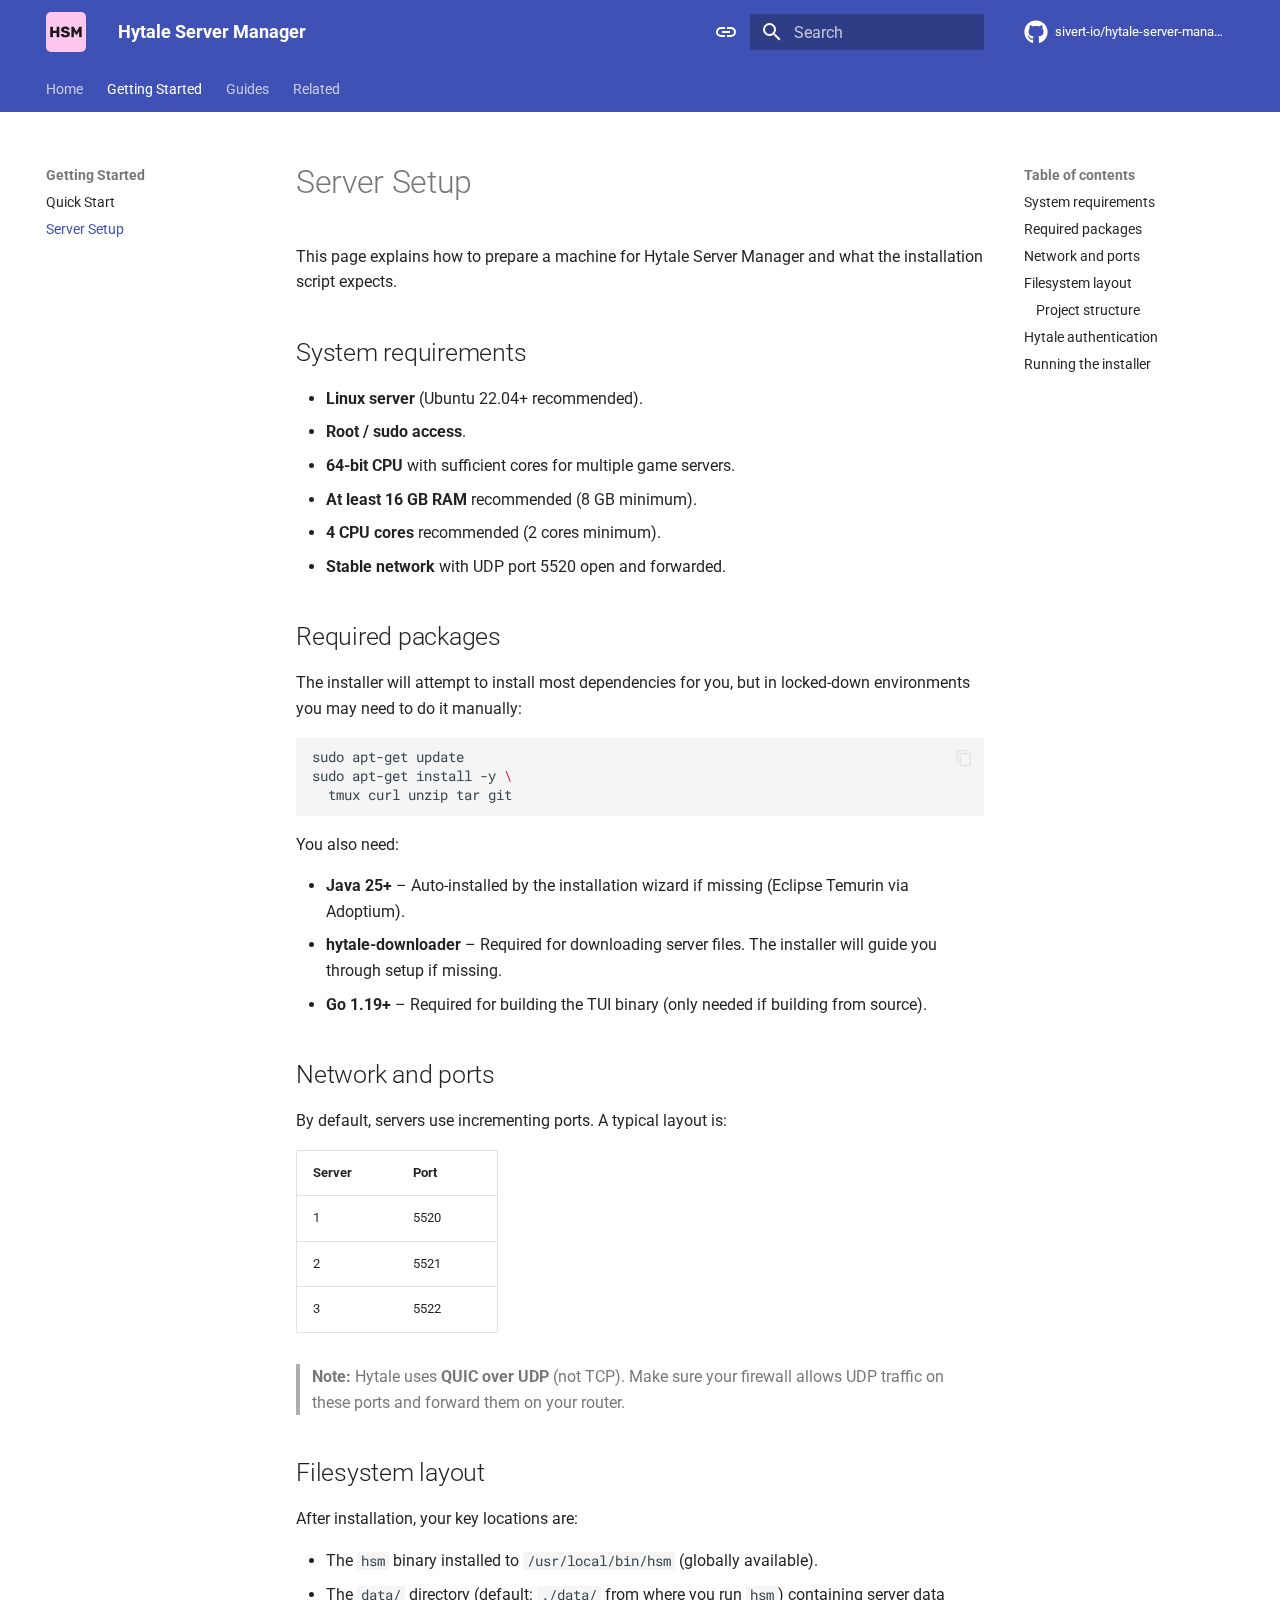
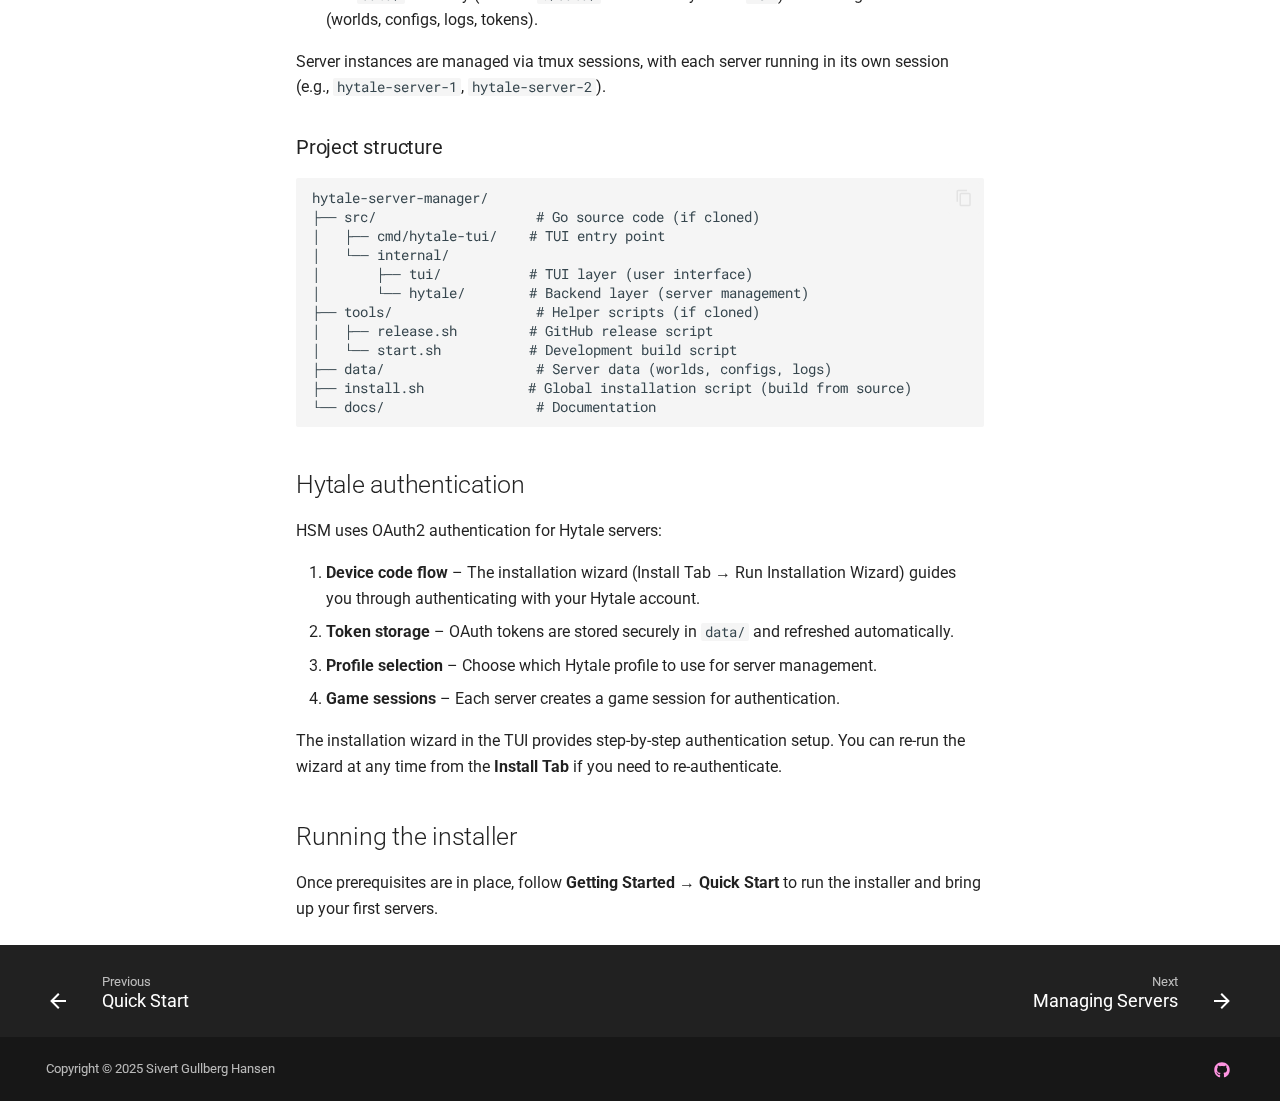
<file: getting-started/server-setup/index.html>
<!DOCTYPE html><html lang="en" class="no-js"><head>
    
      <meta charset="utf-8">
      <meta name="viewport" content="width=device-width,initial-scale=1">
      
        <meta name="description" content="Terminal UI (TUI) for managing Hytale dedicated servers natively with auto-updates, OAuth authentication, and one-command installation.">
      
      
        <meta name="author" content="Sivert Gullberg Hansen">
      
      
        <link rel="canonical" href="https://hsm.sivert.io/getting-started/server-setup/">
      
      
        <link rel="prev" href="../quick-start/">
      
      
        <link rel="next" href="../../guides/managing-servers/">
      
      
        
      
      
      <link rel="icon" href="../../icon.svg">
      <meta name="generator" content="mkdocs-1.6.1, mkdocs-material-9.7.1">
    
    
      
        <title>Server Setup - Hytale Server Manager</title>
      
    
    
      <link rel="stylesheet" href="../../assets/stylesheets/main.484c7ddc.min.css">
      
        
        <link rel="stylesheet" href="../../assets/stylesheets/palette.ab4e12ef.min.css">
      
      


    
    
      
    
    
      
        
        
        <link rel="preconnect" href="https://fonts.gstatic.com" crossorigin>
        <link rel="stylesheet" href="https://fonts.googleapis.com/css?family=Roboto:300,300i,400,400i,700,700i%7CRoboto+Mono:400,400i,700,700i&amp;display=fallback">
        <style>:root{--md-text-font:"Roboto";--md-code-font:"Roboto Mono"}</style>
      
    
    
      <link rel="stylesheet" href="../../stylesheets/extra.css">
    
    <script>__md_scope=new URL("../..",location),__md_hash=e=>[...e].reduce(((e,_)=>(e<<5)-e+_.charCodeAt(0)),0),__md_get=(e,_=localStorage,t=__md_scope)=>JSON.parse(_.getItem(t.pathname+"."+e)),__md_set=(e,_,t=localStorage,a=__md_scope)=>{try{t.setItem(a.pathname+"."+e,JSON.stringify(_))}catch(e){}}</script>
    
      

    
    
  <link href="../../assets/stylesheets/glightbox.min.css" rel="stylesheet"><script src="../../assets/javascripts/glightbox.min.js"></script><style id="glightbox-style">
            html.glightbox-open { overflow: initial; height: 100%; }
            .gslide-title { margin-top: 0px; user-select: text; }
            .gslide-desc { color: #666; user-select: text; }
            .gslide-image img { background: white; }
            .gscrollbar-fixer { padding-right: 15px; }
            .gdesc-inner { font-size: 0.75rem; }
            body[data-md-color-scheme="slate"] .gdesc-inner { background: var(--md-default-bg-color); }
            body[data-md-color-scheme="slate"] .gslide-title { color: var(--md-default-fg-color); }
            body[data-md-color-scheme="slate"] .gslide-desc { color: var(--md-default-fg-color); }
        </style></head>
  
  
    
    
      
    
    
    
    
    <body dir="ltr" data-md-color-scheme="default" data-md-color-primary="indigo" data-md-color-accent="indigo">
  
    
    <input class="md-toggle" data-md-toggle="drawer" type="checkbox" id="__drawer" autocomplete="off">
    <input class="md-toggle" data-md-toggle="search" type="checkbox" id="__search" autocomplete="off">
    <label class="md-overlay" for="__drawer"></label>
    <div data-md-component="skip">
      
        
        <a href="#server-setup" class="md-skip">
          Skip to content
        </a>
      
    </div>
    <div data-md-component="announce">
      
    </div>
    
    
      

<header class="md-header" data-md-component="header">
  <nav class="md-header__inner md-grid" aria-label="Header">
    <a href="../.." title="Hytale Server Manager" class="md-header__button md-logo" aria-label="Hytale Server Manager" data-md-component="logo">
      
  <img src="../../icon.svg" alt="logo">

    </a>
    <label class="md-header__button md-icon" for="__drawer">
      
      <svg xmlns="http://www.w3.org/2000/svg" viewBox="0 0 24 24"><path d="M3 6h18v2H3zm0 5h18v2H3zm0 5h18v2H3z"></path></svg>
    </label>
    <div class="md-header__title" data-md-component="header-title">
      <div class="md-header__ellipsis">
        <div class="md-header__topic">
          <span class="md-ellipsis">
            Hytale Server Manager
          </span>
        </div>
        <div class="md-header__topic" data-md-component="header-topic">
          <span class="md-ellipsis">
            
              Server Setup
            
          </span>
        </div>
      </div>
    </div>
    
      
        <form class="md-header__option" data-md-component="palette">
  
    
    
    
    <input class="md-option" data-md-color-media="(prefers-color-scheme)" data-md-color-scheme="default" data-md-color-primary="indigo" data-md-color-accent="indigo" aria-label="Switch to light mode" type="radio" name="__palette" id="__palette_0">
    
      <label class="md-header__button md-icon" title="Switch to light mode" for="__palette_1" hidden>
        <svg xmlns="http://www.w3.org/2000/svg" viewBox="0 0 24 24"><path d="M3.9 12c0-1.71 1.39-3.1 3.1-3.1h4V7H7a5 5 0 0 0-5 5 5 5 0 0 0 5 5h4v-1.9H7c-1.71 0-3.1-1.39-3.1-3.1M8 13h8v-2H8zm9-6h-4v1.9h4c1.71 0 3.1 1.39 3.1 3.1s-1.39 3.1-3.1 3.1h-4V17h4a5 5 0 0 0 5-5 5 5 0 0 0-5-5"></path></svg>
      </label>
    
  
    
    
    
    <input class="md-option" data-md-color-media="(prefers-color-scheme: light)" data-md-color-scheme="default" data-md-color-primary="indigo" data-md-color-accent="indigo" aria-label="Switch to dark mode" type="radio" name="__palette" id="__palette_1">
    
      <label class="md-header__button md-icon" title="Switch to dark mode" for="__palette_2" hidden>
        <svg xmlns="http://www.w3.org/2000/svg" viewBox="0 0 24 24"><path d="M17 7H7a5 5 0 0 0-5 5 5 5 0 0 0 5 5h10a5 5 0 0 0 5-5 5 5 0 0 0-5-5m0 8a3 3 0 0 1-3-3 3 3 0 0 1 3-3 3 3 0 0 1 3 3 3 3 0 0 1-3 3"></path></svg>
      </label>
    
  
    
    
    
    <input class="md-option" data-md-color-media="(prefers-color-scheme: dark)" data-md-color-scheme="slate" data-md-color-primary="indigo" data-md-color-accent="indigo" aria-label="Switch to system preference" type="radio" name="__palette" id="__palette_2">
    
      <label class="md-header__button md-icon" title="Switch to system preference" for="__palette_0" hidden>
        <svg xmlns="http://www.w3.org/2000/svg" viewBox="0 0 24 24"><path d="M17 6H7c-3.31 0-6 2.69-6 6s2.69 6 6 6h10c3.31 0 6-2.69 6-6s-2.69-6-6-6m0 10H7c-2.21 0-4-1.79-4-4s1.79-4 4-4h10c2.21 0 4 1.79 4 4s-1.79 4-4 4M7 9c-1.66 0-3 1.34-3 3s1.34 3 3 3 3-1.34 3-3-1.34-3-3-3"></path></svg>
      </label>
    
  
</form>
      
    
    
      <script>var palette=__md_get("__palette");if(palette&&palette.color){if("(prefers-color-scheme)"===palette.color.media){var media=matchMedia("(prefers-color-scheme: light)"),input=document.querySelector(media.matches?"[data-md-color-media='(prefers-color-scheme: light)']":"[data-md-color-media='(prefers-color-scheme: dark)']");palette.color.media=input.getAttribute("data-md-color-media"),palette.color.scheme=input.getAttribute("data-md-color-scheme"),palette.color.primary=input.getAttribute("data-md-color-primary"),palette.color.accent=input.getAttribute("data-md-color-accent")}for(var[key,value]of Object.entries(palette.color))document.body.setAttribute("data-md-color-"+key,value)}</script>
    
    
    
      
      
        <label class="md-header__button md-icon" for="__search">
          
          <svg xmlns="http://www.w3.org/2000/svg" viewBox="0 0 24 24"><path d="M9.5 3A6.5 6.5 0 0 1 16 9.5c0 1.61-.59 3.09-1.56 4.23l.27.27h.79l5 5-1.5 1.5-5-5v-.79l-.27-.27A6.52 6.52 0 0 1 9.5 16 6.5 6.5 0 0 1 3 9.5 6.5 6.5 0 0 1 9.5 3m0 2C7 5 5 7 5 9.5S7 14 9.5 14 14 12 14 9.5 12 5 9.5 5"></path></svg>
        </label>
        <div class="md-search" data-md-component="search" role="dialog">
  <label class="md-search__overlay" for="__search"></label>
  <div class="md-search__inner" role="search">
    <form class="md-search__form" name="search">
      <input type="text" class="md-search__input" name="query" aria-label="Search" placeholder="Search" autocapitalize="off" autocorrect="off" autocomplete="off" spellcheck="false" data-md-component="search-query" required>
      <label class="md-search__icon md-icon" for="__search">
        
        <svg xmlns="http://www.w3.org/2000/svg" viewBox="0 0 24 24"><path d="M9.5 3A6.5 6.5 0 0 1 16 9.5c0 1.61-.59 3.09-1.56 4.23l.27.27h.79l5 5-1.5 1.5-5-5v-.79l-.27-.27A6.52 6.52 0 0 1 9.5 16 6.5 6.5 0 0 1 3 9.5 6.5 6.5 0 0 1 9.5 3m0 2C7 5 5 7 5 9.5S7 14 9.5 14 14 12 14 9.5 12 5 9.5 5"></path></svg>
        
        <svg xmlns="http://www.w3.org/2000/svg" viewBox="0 0 24 24"><path d="M20 11v2H8l5.5 5.5-1.42 1.42L4.16 12l7.92-7.92L13.5 5.5 8 11z"></path></svg>
      </label>
      <nav class="md-search__options" aria-label="Search">
        
          <a href="javascript:void(0)" class="md-search__icon md-icon" title="Share" aria-label="Share" data-clipboard data-clipboard-text="" data-md-component="search-share" tabindex="-1">
            
            <svg xmlns="http://www.w3.org/2000/svg" viewBox="0 0 24 24"><path d="M18 16.08c-.76 0-1.44.3-1.96.77L8.91 12.7c.05-.23.09-.46.09-.7s-.04-.47-.09-.7l7.05-4.11c.54.5 1.25.81 2.04.81a3 3 0 0 0 3-3 3 3 0 0 0-3-3 3 3 0 0 0-3 3c0 .24.04.47.09.7L8.04 9.81C7.5 9.31 6.79 9 6 9a3 3 0 0 0-3 3 3 3 0 0 0 3 3c.79 0 1.5-.31 2.04-.81l7.12 4.15c-.05.21-.08.43-.08.66 0 1.61 1.31 2.91 2.92 2.91s2.92-1.3 2.92-2.91A2.92 2.92 0 0 0 18 16.08"></path></svg>
          </a>
        
        <button type="reset" class="md-search__icon md-icon" title="Clear" aria-label="Clear" tabindex="-1">
          
          <svg xmlns="http://www.w3.org/2000/svg" viewBox="0 0 24 24"><path d="M19 6.41 17.59 5 12 10.59 6.41 5 5 6.41 10.59 12 5 17.59 6.41 19 12 13.41 17.59 19 19 17.59 13.41 12z"></path></svg>
        </button>
      </nav>
      
        <div class="md-search__suggest" data-md-component="search-suggest"></div>
      
    </form>
    <div class="md-search__output">
      <div class="md-search__scrollwrap" tabindex="0" data-md-scrollfix>
        <div class="md-search-result" data-md-component="search-result">
          <div class="md-search-result__meta">
            Initializing search
          </div>
          <ol class="md-search-result__list" role="presentation"></ol>
        </div>
      </div>
    </div>
  </div>
</div>
      
    
    
      <div class="md-header__source">
        <a href="https://github.com/sivert-io/hytale-server-manager" title="Go to repository" class="md-source" data-md-component="source">
  <div class="md-source__icon md-icon">
    
    <svg xmlns="http://www.w3.org/2000/svg" viewBox="0 0 512 512"><!--! Font Awesome Free 7.1.0 by @fontawesome - https://fontawesome.com License - https://fontawesome.com/license/free (Icons: CC BY 4.0, Fonts: SIL OFL 1.1, Code: MIT License) Copyright 2025 Fonticons, Inc.--><path d="M173.9 397.4c0 2-2.3 3.6-5.2 3.6-3.3.3-5.6-1.3-5.6-3.6 0-2 2.3-3.6 5.2-3.6 3-.3 5.6 1.3 5.6 3.6m-31.1-4.5c-.7 2 1.3 4.3 4.3 4.9 2.6 1 5.6 0 6.2-2s-1.3-4.3-4.3-5.2c-2.6-.7-5.5.3-6.2 2.3m44.2-1.7c-2.9.7-4.9 2.6-4.6 4.9.3 2 2.9 3.3 5.9 2.6 2.9-.7 4.9-2.6 4.6-4.6-.3-1.9-3-3.2-5.9-2.9M252.8 8C114.1 8 8 113.3 8 252c0 110.9 69.8 205.8 169.5 239.2 12.8 2.3 17.3-5.6 17.3-12.1 0-6.2-.3-40.4-.3-61.4 0 0-70 15-84.7-29.8 0 0-11.4-29.1-27.8-36.6 0 0-22.9-15.7 1.6-15.4 0 0 24.9 2 38.6 25.8 21.9 38.6 58.6 27.5 72.9 20.9 2.3-16 8.8-27.1 16-33.7-55.9-6.2-112.3-14.3-112.3-110.5 0-27.5 7.6-41.3 23.6-58.9-2.6-6.5-11.1-33.3 2.6-67.9 20.9-6.5 69 27 69 27 20-5.6 41.5-8.5 62.8-8.5s42.8 2.9 62.8 8.5c0 0 48.1-33.6 69-27 13.7 34.7 5.2 61.4 2.6 67.9 16 17.7 25.8 31.5 25.8 58.9 0 96.5-58.9 104.2-114.8 110.5 9.2 7.9 17 22.9 17 46.4 0 33.7-.3 75.4-.3 83.6 0 6.5 4.6 14.4 17.3 12.1C436.2 457.8 504 362.9 504 252 504 113.3 391.5 8 252.8 8M105.2 352.9c-1.3 1-1 3.3.7 5.2 1.6 1.6 3.9 2.3 5.2 1 1.3-1 1-3.3-.7-5.2-1.6-1.6-3.9-2.3-5.2-1m-10.8-8.1c-.7 1.3.3 2.9 2.3 3.9 1.6 1 3.6.7 4.3-.7.7-1.3-.3-2.9-2.3-3.9-2-.6-3.6-.3-4.3.7m32.4 35.6c-1.6 1.3-1 4.3 1.3 6.2 2.3 2.3 5.2 2.6 6.5 1 1.3-1.3.7-4.3-1.3-6.2-2.2-2.3-5.2-2.6-6.5-1m-11.4-14.7c-1.6 1-1.6 3.6 0 5.9s4.3 3.3 5.6 2.3c1.6-1.3 1.6-3.9 0-6.2-1.4-2.3-4-3.3-5.6-2"></path></svg>
  </div>
  <div class="md-source__repository">
    sivert-io/hytale-server-manager
  </div>
</a>
      </div>
    
  </nav>
  
</header>
    
    <div class="md-container" data-md-component="container">
      
      
        
          
            
<nav class="md-tabs" aria-label="Tabs" data-md-component="tabs">
  <div class="md-grid">
    <ul class="md-tabs__list">
      
        
  
  
  
  
    <li class="md-tabs__item">
      <a href="../.." class="md-tabs__link">
        
  
  
    
  
  Home

      </a>
    </li>
  

      
        
  
  
  
    
  
  
    
    
      <li class="md-tabs__item md-tabs__item--active">
        <a href="../quick-start/" class="md-tabs__link">
          
  
  
    
  
  Getting Started

        </a>
      </li>
    
  

      
        
  
  
  
  
    
    
      <li class="md-tabs__item">
        <a href="../../guides/managing-servers/" class="md-tabs__link">
          
  
  
    
  
  Guides

        </a>
      </li>
    
  

      
        
  
  
  
  
    
    
      <li class="md-tabs__item">
        <a href="../../guides/related-projects/" class="md-tabs__link">
          
  
  
    
  
  Related

        </a>
      </li>
    
  

      
    </ul>
  </div>
</nav>
          
        
      
      <main class="md-main" data-md-component="main">
        <div class="md-main__inner md-grid">
          
            
              
              <div class="md-sidebar md-sidebar--primary" data-md-component="sidebar" data-md-type="navigation">
                <div class="md-sidebar__scrollwrap">
                  <div class="md-sidebar__inner">
                    


  


<nav class="md-nav md-nav--primary md-nav--lifted" aria-label="Navigation" data-md-level="0">
  <label class="md-nav__title" for="__drawer">
    <a href="../.." title="Hytale Server Manager" class="md-nav__button md-logo" aria-label="Hytale Server Manager" data-md-component="logo">
      
  <img src="../../icon.svg" alt="logo">

    </a>
    Hytale Server Manager
  </label>
  
    <div class="md-nav__source">
      <a href="https://github.com/sivert-io/hytale-server-manager" title="Go to repository" class="md-source" data-md-component="source">
  <div class="md-source__icon md-icon">
    
    <svg xmlns="http://www.w3.org/2000/svg" viewBox="0 0 512 512"><!--! Font Awesome Free 7.1.0 by @fontawesome - https://fontawesome.com License - https://fontawesome.com/license/free (Icons: CC BY 4.0, Fonts: SIL OFL 1.1, Code: MIT License) Copyright 2025 Fonticons, Inc.--><path d="M173.9 397.4c0 2-2.3 3.6-5.2 3.6-3.3.3-5.6-1.3-5.6-3.6 0-2 2.3-3.6 5.2-3.6 3-.3 5.6 1.3 5.6 3.6m-31.1-4.5c-.7 2 1.3 4.3 4.3 4.9 2.6 1 5.6 0 6.2-2s-1.3-4.3-4.3-5.2c-2.6-.7-5.5.3-6.2 2.3m44.2-1.7c-2.9.7-4.9 2.6-4.6 4.9.3 2 2.9 3.3 5.9 2.6 2.9-.7 4.9-2.6 4.6-4.6-.3-1.9-3-3.2-5.9-2.9M252.8 8C114.1 8 8 113.3 8 252c0 110.9 69.8 205.8 169.5 239.2 12.8 2.3 17.3-5.6 17.3-12.1 0-6.2-.3-40.4-.3-61.4 0 0-70 15-84.7-29.8 0 0-11.4-29.1-27.8-36.6 0 0-22.9-15.7 1.6-15.4 0 0 24.9 2 38.6 25.8 21.9 38.6 58.6 27.5 72.9 20.9 2.3-16 8.8-27.1 16-33.7-55.9-6.2-112.3-14.3-112.3-110.5 0-27.5 7.6-41.3 23.6-58.9-2.6-6.5-11.1-33.3 2.6-67.9 20.9-6.5 69 27 69 27 20-5.6 41.5-8.5 62.8-8.5s42.8 2.9 62.8 8.5c0 0 48.1-33.6 69-27 13.7 34.7 5.2 61.4 2.6 67.9 16 17.7 25.8 31.5 25.8 58.9 0 96.5-58.9 104.2-114.8 110.5 9.2 7.9 17 22.9 17 46.4 0 33.7-.3 75.4-.3 83.6 0 6.5 4.6 14.4 17.3 12.1C436.2 457.8 504 362.9 504 252 504 113.3 391.5 8 252.8 8M105.2 352.9c-1.3 1-1 3.3.7 5.2 1.6 1.6 3.9 2.3 5.2 1 1.3-1 1-3.3-.7-5.2-1.6-1.6-3.9-2.3-5.2-1m-10.8-8.1c-.7 1.3.3 2.9 2.3 3.9 1.6 1 3.6.7 4.3-.7.7-1.3-.3-2.9-2.3-3.9-2-.6-3.6-.3-4.3.7m32.4 35.6c-1.6 1.3-1 4.3 1.3 6.2 2.3 2.3 5.2 2.6 6.5 1 1.3-1.3.7-4.3-1.3-6.2-2.2-2.3-5.2-2.6-6.5-1m-11.4-14.7c-1.6 1-1.6 3.6 0 5.9s4.3 3.3 5.6 2.3c1.6-1.3 1.6-3.9 0-6.2-1.4-2.3-4-3.3-5.6-2"></path></svg>
  </div>
  <div class="md-source__repository">
    sivert-io/hytale-server-manager
  </div>
</a>
    </div>
  
  <ul class="md-nav__list" data-md-scrollfix>
    
      
      
  
  
  
  
    <li class="md-nav__item">
      <a href="../.." class="md-nav__link">
        
  
  
  <span class="md-ellipsis">
    
  
    Home
  

    
  </span>
  
  

      </a>
    </li>
  

    
      
      
  
  
    
  
  
  
    
    
      
        
      
        
      
    
    
    
      
        
        
      
      
        
      
    
    
    <li class="md-nav__item md-nav__item--active md-nav__item--section md-nav__item--nested">
      
        
        
        <input class="md-nav__toggle md-toggle " type="checkbox" id="__nav_2" checked>
        
          
          <label class="md-nav__link" for="__nav_2" id="__nav_2_label" tabindex="">
            
  
  
  <span class="md-ellipsis">
    
  
    Getting Started
  

    
  </span>
  
  

            <span class="md-nav__icon md-icon"></span>
          </label>
        
        <nav class="md-nav" data-md-level="1" aria-labelledby="__nav_2_label" aria-expanded="true">
          <label class="md-nav__title" for="__nav_2">
            <span class="md-nav__icon md-icon"></span>
            
  
    Getting Started
  

          </label>
          <ul class="md-nav__list" data-md-scrollfix>
            
              
                
  
  
  
  
    <li class="md-nav__item">
      <a href="../quick-start/" class="md-nav__link">
        
  
  
  <span class="md-ellipsis">
    
  
    Quick Start
  

    
  </span>
  
  

      </a>
    </li>
  

              
            
              
                
  
  
    
  
  
  
    <li class="md-nav__item md-nav__item--active">
      
      <input class="md-nav__toggle md-toggle" type="checkbox" id="__toc">
      
      
        
      
      
        <label class="md-nav__link md-nav__link--active" for="__toc">
          
  
  
  <span class="md-ellipsis">
    
  
    Server Setup
  

    
  </span>
  
  

          <span class="md-nav__icon md-icon"></span>
        </label>
      
      <a href="./" class="md-nav__link md-nav__link--active">
        
  
  
  <span class="md-ellipsis">
    
  
    Server Setup
  

    
  </span>
  
  

      </a>
      
        

<nav class="md-nav md-nav--secondary" aria-label="Table of contents">
  
  
  
    
  
  
    <label class="md-nav__title" for="__toc">
      <span class="md-nav__icon md-icon"></span>
      Table of contents
    </label>
    <ul class="md-nav__list" data-md-component="toc" data-md-scrollfix>
      
        <li class="md-nav__item">
  <a href="#system-requirements" class="md-nav__link">
    <span class="md-ellipsis">
      
        System requirements
      
    </span>
  </a>
  
</li>
      
        <li class="md-nav__item">
  <a href="#required-packages" class="md-nav__link">
    <span class="md-ellipsis">
      
        Required packages
      
    </span>
  </a>
  
</li>
      
        <li class="md-nav__item">
  <a href="#network-and-ports" class="md-nav__link">
    <span class="md-ellipsis">
      
        Network and ports
      
    </span>
  </a>
  
</li>
      
        <li class="md-nav__item">
  <a href="#filesystem-layout" class="md-nav__link">
    <span class="md-ellipsis">
      
        Filesystem layout
      
    </span>
  </a>
  
    <nav class="md-nav" aria-label="Filesystem layout">
      <ul class="md-nav__list">
        
          <li class="md-nav__item">
  <a href="#project-structure" class="md-nav__link">
    <span class="md-ellipsis">
      
        Project structure
      
    </span>
  </a>
  
</li>
        
      </ul>
    </nav>
  
</li>
      
        <li class="md-nav__item">
  <a href="#hytale-authentication" class="md-nav__link">
    <span class="md-ellipsis">
      
        Hytale authentication
      
    </span>
  </a>
  
</li>
      
        <li class="md-nav__item">
  <a href="#running-the-installer" class="md-nav__link">
    <span class="md-ellipsis">
      
        Running the installer
      
    </span>
  </a>
  
</li>
      
    </ul>
  
</nav>
      
    </li>
  

              
            
          </ul>
        </nav>
      
    </li>
  

    
      
      
  
  
  
  
    
    
      
        
      
        
      
        
      
        
      
        
      
    
    
    
      
      
        
      
    
    
    <li class="md-nav__item md-nav__item--nested">
      
        
        
        <input class="md-nav__toggle md-toggle " type="checkbox" id="__nav_3">
        
          
          <label class="md-nav__link" for="__nav_3" id="__nav_3_label" tabindex="0">
            
  
  
  <span class="md-ellipsis">
    
  
    Guides
  

    
  </span>
  
  

            <span class="md-nav__icon md-icon"></span>
          </label>
        
        <nav class="md-nav" data-md-level="1" aria-labelledby="__nav_3_label" aria-expanded="false">
          <label class="md-nav__title" for="__nav_3">
            <span class="md-nav__icon md-icon"></span>
            
  
    Guides
  

          </label>
          <ul class="md-nav__list" data-md-scrollfix>
            
              
                
  
  
  
  
    <li class="md-nav__item">
      <a href="../../guides/managing-servers/" class="md-nav__link">
        
  
  
  <span class="md-ellipsis">
    
  
    Managing Servers
  

    
  </span>
  
  

      </a>
    </li>
  

              
            
              
                
  
  
  
  
    <li class="md-nav__item">
      <a href="../../guides/configuration/" class="md-nav__link">
        
  
  
  <span class="md-ellipsis">
    
  
    Configuration
  

    
  </span>
  
  

      </a>
    </li>
  

              
            
              
                
  
  
  
  
    <li class="md-nav__item">
      <a href="../../guides/auto-updates/" class="md-nav__link">
        
  
  
  <span class="md-ellipsis">
    
  
    Auto Updates
  

    
  </span>
  
  

      </a>
    </li>
  

              
            
              
                
  
  
  
  
    <li class="md-nav__item">
      <a href="../../guides/troubleshooting/" class="md-nav__link">
        
  
  
  <span class="md-ellipsis">
    
  
    Troubleshooting
  

    
  </span>
  
  

      </a>
    </li>
  

              
            
              
                
  
  
  
  
    <li class="md-nav__item">
      <a href="../../guides/development/" class="md-nav__link">
        
  
  
  <span class="md-ellipsis">
    
  
    Development
  

    
  </span>
  
  

      </a>
    </li>
  

              
            
          </ul>
        </nav>
      
    </li>
  

    
      
      
  
  
  
  
    
    
      
        
      
    
    
    
      
      
        
      
    
    
    <li class="md-nav__item md-nav__item--nested">
      
        
        
        <input class="md-nav__toggle md-toggle " type="checkbox" id="__nav_4">
        
          
          <label class="md-nav__link" for="__nav_4" id="__nav_4_label" tabindex="0">
            
  
  
  <span class="md-ellipsis">
    
  
    Related
  

    
  </span>
  
  

            <span class="md-nav__icon md-icon"></span>
          </label>
        
        <nav class="md-nav" data-md-level="1" aria-labelledby="__nav_4_label" aria-expanded="false">
          <label class="md-nav__title" for="__nav_4">
            <span class="md-nav__icon md-icon"></span>
            
  
    Related
  

          </label>
          <ul class="md-nav__list" data-md-scrollfix>
            
              
                
  
  
  
  
    <li class="md-nav__item">
      <a href="../../guides/related-projects/" class="md-nav__link">
        
  
  
  <span class="md-ellipsis">
    
  
    Related Projects
  

    
  </span>
  
  

      </a>
    </li>
  

              
            
          </ul>
        </nav>
      
    </li>
  

    
  </ul>
</nav>
                  </div>
                </div>
              </div>
            
            
              
              <div class="md-sidebar md-sidebar--secondary" data-md-component="sidebar" data-md-type="toc">
                <div class="md-sidebar__scrollwrap">
                  <div class="md-sidebar__inner">
                    

<nav class="md-nav md-nav--secondary" aria-label="Table of contents">
  
  
  
    
  
  
    <label class="md-nav__title" for="__toc">
      <span class="md-nav__icon md-icon"></span>
      Table of contents
    </label>
    <ul class="md-nav__list" data-md-component="toc" data-md-scrollfix>
      
        <li class="md-nav__item">
  <a href="#system-requirements" class="md-nav__link">
    <span class="md-ellipsis">
      
        System requirements
      
    </span>
  </a>
  
</li>
      
        <li class="md-nav__item">
  <a href="#required-packages" class="md-nav__link">
    <span class="md-ellipsis">
      
        Required packages
      
    </span>
  </a>
  
</li>
      
        <li class="md-nav__item">
  <a href="#network-and-ports" class="md-nav__link">
    <span class="md-ellipsis">
      
        Network and ports
      
    </span>
  </a>
  
</li>
      
        <li class="md-nav__item">
  <a href="#filesystem-layout" class="md-nav__link">
    <span class="md-ellipsis">
      
        Filesystem layout
      
    </span>
  </a>
  
    <nav class="md-nav" aria-label="Filesystem layout">
      <ul class="md-nav__list">
        
          <li class="md-nav__item">
  <a href="#project-structure" class="md-nav__link">
    <span class="md-ellipsis">
      
        Project structure
      
    </span>
  </a>
  
</li>
        
      </ul>
    </nav>
  
</li>
      
        <li class="md-nav__item">
  <a href="#hytale-authentication" class="md-nav__link">
    <span class="md-ellipsis">
      
        Hytale authentication
      
    </span>
  </a>
  
</li>
      
        <li class="md-nav__item">
  <a href="#running-the-installer" class="md-nav__link">
    <span class="md-ellipsis">
      
        Running the installer
      
    </span>
  </a>
  
</li>
      
    </ul>
  
</nav>
                  </div>
                </div>
              </div>
            
          
          
            <div class="md-content" data-md-component="content">
              
              <article class="md-content__inner md-typeset">
                
                  


  
  


<h1 id="server-setup">Server Setup<a class="headerlink" href="#server-setup" title="Permanent link">¶</a></h1>
<p>This page explains how to prepare a machine for Hytale Server Manager and what the installation script expects.</p>
<h2 id="system-requirements">System requirements<a class="headerlink" href="#system-requirements" title="Permanent link">¶</a></h2>
<ul>
<li><strong>Linux server</strong> (Ubuntu 22.04+ recommended).</li>
<li><strong>Root / sudo access</strong>.</li>
<li><strong>64-bit CPU</strong> with sufficient cores for multiple game servers.</li>
<li><strong>At least 16 GB RAM</strong> recommended (8 GB minimum).</li>
<li><strong>4 CPU cores</strong> recommended (2 cores minimum).</li>
<li><strong>Stable network</strong> with UDP port 5520 open and forwarded.</li>
</ul>
<h2 id="required-packages">Required packages<a class="headerlink" href="#required-packages" title="Permanent link">¶</a></h2>
<p>The installer will attempt to install most dependencies for you, but in locked-down environments you may need to do it manually:</p>
<div class="language-bash highlight"><pre><span></span><code><span id="__span-0-1"><a id="__codelineno-0-1" name="__codelineno-0-1" href="#__codelineno-0-1"></a>sudo<span class="w"> </span>apt-get<span class="w"> </span>update
</span><span id="__span-0-2"><a id="__codelineno-0-2" name="__codelineno-0-2" href="#__codelineno-0-2"></a>sudo<span class="w"> </span>apt-get<span class="w"> </span>install<span class="w"> </span>-y<span class="w"> </span><span class="se">\</span>
</span><span id="__span-0-3"><a id="__codelineno-0-3" name="__codelineno-0-3" href="#__codelineno-0-3"></a><span class="w">  </span>tmux<span class="w"> </span>curl<span class="w"> </span>unzip<span class="w"> </span>tar<span class="w"> </span>git
</span></code></pre></div>
<p>You also need:</p>
<ul>
<li><strong>Java 25+</strong> – Auto-installed by the installation wizard if missing (Eclipse Temurin via Adoptium).</li>
<li><strong>hytale-downloader</strong> – Required for downloading server files. The installer will guide you through setup if missing.</li>
<li><strong>Go 1.19+</strong> – Required for building the TUI binary (only needed if building from source).</li>
</ul>
<h2 id="network-and-ports">Network and ports<a class="headerlink" href="#network-and-ports" title="Permanent link">¶</a></h2>
<p>By default, servers use incrementing ports. A typical layout is:</p>
<table>
<thead>
<tr>
<th>Server</th>
<th>Port</th>
</tr>
</thead>
<tbody>
<tr>
<td>1</td>
<td>5520</td>
</tr>
<tr>
<td>2</td>
<td>5521</td>
</tr>
<tr>
<td>3</td>
<td>5522</td>
</tr>
</tbody>
</table>
<blockquote>
<p><strong>Note:</strong> Hytale uses <strong>QUIC over UDP</strong> (not TCP). Make sure your firewall allows UDP traffic on these ports and forward them on your router.</p>
</blockquote>
<h2 id="filesystem-layout">Filesystem layout<a class="headerlink" href="#filesystem-layout" title="Permanent link">¶</a></h2>
<p>After installation, your key locations are:</p>
<ul>
<li>The <code>hsm</code> binary installed to <code>/usr/local/bin/hsm</code> (globally available).</li>
<li>The <code>data/</code> directory (default: <code>./data/</code> from where you run <code>hsm</code>) containing server data (worlds, configs, logs, tokens).</li>
</ul>
<p>Server instances are managed via tmux sessions, with each server running in its own session (e.g., <code>hytale-server-1</code>, <code>hytale-server-2</code>).</p>
<h3 id="project-structure">Project structure<a class="headerlink" href="#project-structure" title="Permanent link">¶</a></h3>
<div class="language-text highlight"><pre><span></span><code><span id="__span-1-1"><a id="__codelineno-1-1" name="__codelineno-1-1" href="#__codelineno-1-1"></a>hytale-server-manager/
</span><span id="__span-1-2"><a id="__codelineno-1-2" name="__codelineno-1-2" href="#__codelineno-1-2"></a>├── src/                    # Go source code (if cloned)
</span><span id="__span-1-3"><a id="__codelineno-1-3" name="__codelineno-1-3" href="#__codelineno-1-3"></a>│   ├── cmd/hytale-tui/    # TUI entry point
</span><span id="__span-1-4"><a id="__codelineno-1-4" name="__codelineno-1-4" href="#__codelineno-1-4"></a>│   └── internal/
</span><span id="__span-1-5"><a id="__codelineno-1-5" name="__codelineno-1-5" href="#__codelineno-1-5"></a>│       ├── tui/           # TUI layer (user interface)
</span><span id="__span-1-6"><a id="__codelineno-1-6" name="__codelineno-1-6" href="#__codelineno-1-6"></a>│       └── hytale/        # Backend layer (server management)
</span><span id="__span-1-7"><a id="__codelineno-1-7" name="__codelineno-1-7" href="#__codelineno-1-7"></a>├── tools/                  # Helper scripts (if cloned)
</span><span id="__span-1-8"><a id="__codelineno-1-8" name="__codelineno-1-8" href="#__codelineno-1-8"></a>│   ├── release.sh         # GitHub release script
</span><span id="__span-1-9"><a id="__codelineno-1-9" name="__codelineno-1-9" href="#__codelineno-1-9"></a>│   └── start.sh           # Development build script
</span><span id="__span-1-10"><a id="__codelineno-1-10" name="__codelineno-1-10" href="#__codelineno-1-10"></a>├── data/                   # Server data (worlds, configs, logs)
</span><span id="__span-1-11"><a id="__codelineno-1-11" name="__codelineno-1-11" href="#__codelineno-1-11"></a>├── install.sh             # Global installation script (build from source)
</span><span id="__span-1-12"><a id="__codelineno-1-12" name="__codelineno-1-12" href="#__codelineno-1-12"></a>└── docs/                   # Documentation
</span></code></pre></div>
<h2 id="hytale-authentication">Hytale authentication<a class="headerlink" href="#hytale-authentication" title="Permanent link">¶</a></h2>
<p>HSM uses OAuth2 authentication for Hytale servers:</p>
<ol>
<li><strong>Device code flow</strong> – The installation wizard (Install Tab → Run Installation Wizard) guides you through authenticating with your Hytale account.</li>
<li><strong>Token storage</strong> – OAuth tokens are stored securely in <code>data/</code> and refreshed automatically.</li>
<li><strong>Profile selection</strong> – Choose which Hytale profile to use for server management.</li>
<li><strong>Game sessions</strong> – Each server creates a game session for authentication.</li>
</ol>
<p>The installation wizard in the TUI provides step-by-step authentication setup. You can re-run the wizard at any time from the <strong>Install Tab</strong> if you need to re-authenticate.</p>
<h2 id="running-the-installer">Running the installer<a class="headerlink" href="#running-the-installer" title="Permanent link">¶</a></h2>
<p>Once prerequisites are in place, follow <strong>Getting Started → Quick Start</strong> to run the installer and bring up your first servers.</p>












                
              </article>
            </div>
          
          
<script>var target=document.getElementById(location.hash.slice(1));target&&target.name&&(target.checked=target.name.startsWith("__tabbed_"))</script>
        </div>
        
          <button type="button" class="md-top md-icon" data-md-component="top" hidden>
  
  <svg xmlns="http://www.w3.org/2000/svg" viewBox="0 0 24 24"><path d="M13 20h-2V8l-5.5 5.5-1.42-1.42L12 4.16l7.92 7.92-1.42 1.42L13 8z"></path></svg>
  Back to top
</button>
        
      </main>
      
        <footer class="md-footer">
  
    
      
      <nav class="md-footer__inner md-grid" aria-label="Footer">
        
          
          <a href="../quick-start/" class="md-footer__link md-footer__link--prev" aria-label="Previous: Quick Start">
            <div class="md-footer__button md-icon">
              
              <svg xmlns="http://www.w3.org/2000/svg" viewBox="0 0 24 24"><path d="M20 11v2H8l5.5 5.5-1.42 1.42L4.16 12l7.92-7.92L13.5 5.5 8 11z"></path></svg>
            </div>
            <div class="md-footer__title">
              <span class="md-footer__direction">
                Previous
              </span>
              <div class="md-ellipsis">
                Quick Start
              </div>
            </div>
          </a>
        
        
          
          <a href="../../guides/managing-servers/" class="md-footer__link md-footer__link--next" aria-label="Next: Managing Servers">
            <div class="md-footer__title">
              <span class="md-footer__direction">
                Next
              </span>
              <div class="md-ellipsis">
                Managing Servers
              </div>
            </div>
            <div class="md-footer__button md-icon">
              
              <svg xmlns="http://www.w3.org/2000/svg" viewBox="0 0 24 24"><path d="M4 11v2h12l-5.5 5.5 1.42 1.42L19.84 12l-7.92-7.92L10.5 5.5 16 11z"></path></svg>
            </div>
          </a>
        
      </nav>
    
  
  <div class="md-footer-meta md-typeset">
    <div class="md-footer-meta__inner md-grid">
      <div class="md-copyright">
  
    <div class="md-copyright__highlight">
      Copyright © 2025 Sivert Gullberg Hansen
    </div>
  
  
</div>
      
        
<div class="md-social">
  
    
    
    
    
      
      
    
    <a href="https://github.com/sivert-io/hytale-server-manager" target="_blank" rel="noopener" title="github.com" class="md-social__link">
      <svg xmlns="http://www.w3.org/2000/svg" viewBox="0 0 512 512"><!--! Font Awesome Free 7.1.0 by @fontawesome - https://fontawesome.com License - https://fontawesome.com/license/free (Icons: CC BY 4.0, Fonts: SIL OFL 1.1, Code: MIT License) Copyright 2025 Fonticons, Inc.--><path d="M173.9 397.4c0 2-2.3 3.6-5.2 3.6-3.3.3-5.6-1.3-5.6-3.6 0-2 2.3-3.6 5.2-3.6 3-.3 5.6 1.3 5.6 3.6m-31.1-4.5c-.7 2 1.3 4.3 4.3 4.9 2.6 1 5.6 0 6.2-2s-1.3-4.3-4.3-5.2c-2.6-.7-5.5.3-6.2 2.3m44.2-1.7c-2.9.7-4.9 2.6-4.6 4.9.3 2 2.9 3.3 5.9 2.6 2.9-.7 4.9-2.6 4.6-4.6-.3-1.9-3-3.2-5.9-2.9M252.8 8C114.1 8 8 113.3 8 252c0 110.9 69.8 205.8 169.5 239.2 12.8 2.3 17.3-5.6 17.3-12.1 0-6.2-.3-40.4-.3-61.4 0 0-70 15-84.7-29.8 0 0-11.4-29.1-27.8-36.6 0 0-22.9-15.7 1.6-15.4 0 0 24.9 2 38.6 25.8 21.9 38.6 58.6 27.5 72.9 20.9 2.3-16 8.8-27.1 16-33.7-55.9-6.2-112.3-14.3-112.3-110.5 0-27.5 7.6-41.3 23.6-58.9-2.6-6.5-11.1-33.3 2.6-67.9 20.9-6.5 69 27 69 27 20-5.6 41.5-8.5 62.8-8.5s42.8 2.9 62.8 8.5c0 0 48.1-33.6 69-27 13.7 34.7 5.2 61.4 2.6 67.9 16 17.7 25.8 31.5 25.8 58.9 0 96.5-58.9 104.2-114.8 110.5 9.2 7.9 17 22.9 17 46.4 0 33.7-.3 75.4-.3 83.6 0 6.5 4.6 14.4 17.3 12.1C436.2 457.8 504 362.9 504 252 504 113.3 391.5 8 252.8 8M105.2 352.9c-1.3 1-1 3.3.7 5.2 1.6 1.6 3.9 2.3 5.2 1 1.3-1 1-3.3-.7-5.2-1.6-1.6-3.9-2.3-5.2-1m-10.8-8.1c-.7 1.3.3 2.9 2.3 3.9 1.6 1 3.6.7 4.3-.7.7-1.3-.3-2.9-2.3-3.9-2-.6-3.6-.3-4.3.7m32.4 35.6c-1.6 1.3-1 4.3 1.3 6.2 2.3 2.3 5.2 2.6 6.5 1 1.3-1.3.7-4.3-1.3-6.2-2.2-2.3-5.2-2.6-6.5-1m-11.4-14.7c-1.6 1-1.6 3.6 0 5.9s4.3 3.3 5.6 2.3c1.6-1.3 1.6-3.9 0-6.2-1.4-2.3-4-3.3-5.6-2"></path></svg>
    </a>
  
</div>
      
    </div>
  </div>
</footer>
      
    </div>
    <div class="md-dialog" data-md-component="dialog">
      <div class="md-dialog__inner md-typeset"></div>
    </div>
    
    
    
      
      
      <script id="__config" type="application/json">{"annotate": null, "base": "../..", "features": ["content.code.annotate", "content.code.copy", "content.tooltips", "navigation.footer", "navigation.indexes", "navigation.sections", "navigation.tabs", "navigation.top", "navigation.tracking", "search.highlight", "search.share", "search.suggest", "toc.follow"], "search": "../../assets/javascripts/workers/search.2c215733.min.js", "tags": null, "translations": {"clipboard.copied": "Copied to clipboard", "clipboard.copy": "Copy to clipboard", "search.result.more.one": "1 more on this page", "search.result.more.other": "# more on this page", "search.result.none": "No matching documents", "search.result.one": "1 matching document", "search.result.other": "# matching documents", "search.result.placeholder": "Type to start searching", "search.result.term.missing": "Missing", "select.version": "Select version"}, "version": null}</script>
    
    
      <script src="../../assets/javascripts/bundle.79ae519e.min.js"></script>
      
    
  
<script id="init-glightbox">const lightbox = GLightbox({"touchNavigation": true, "loop": false, "zoomable": true, "draggable": true, "openEffect": "zoom", "closeEffect": "zoom", "slideEffect": "slide"});
document$.subscribe(()=>{ lightbox.reload(); });
</script></body></html>
</file>
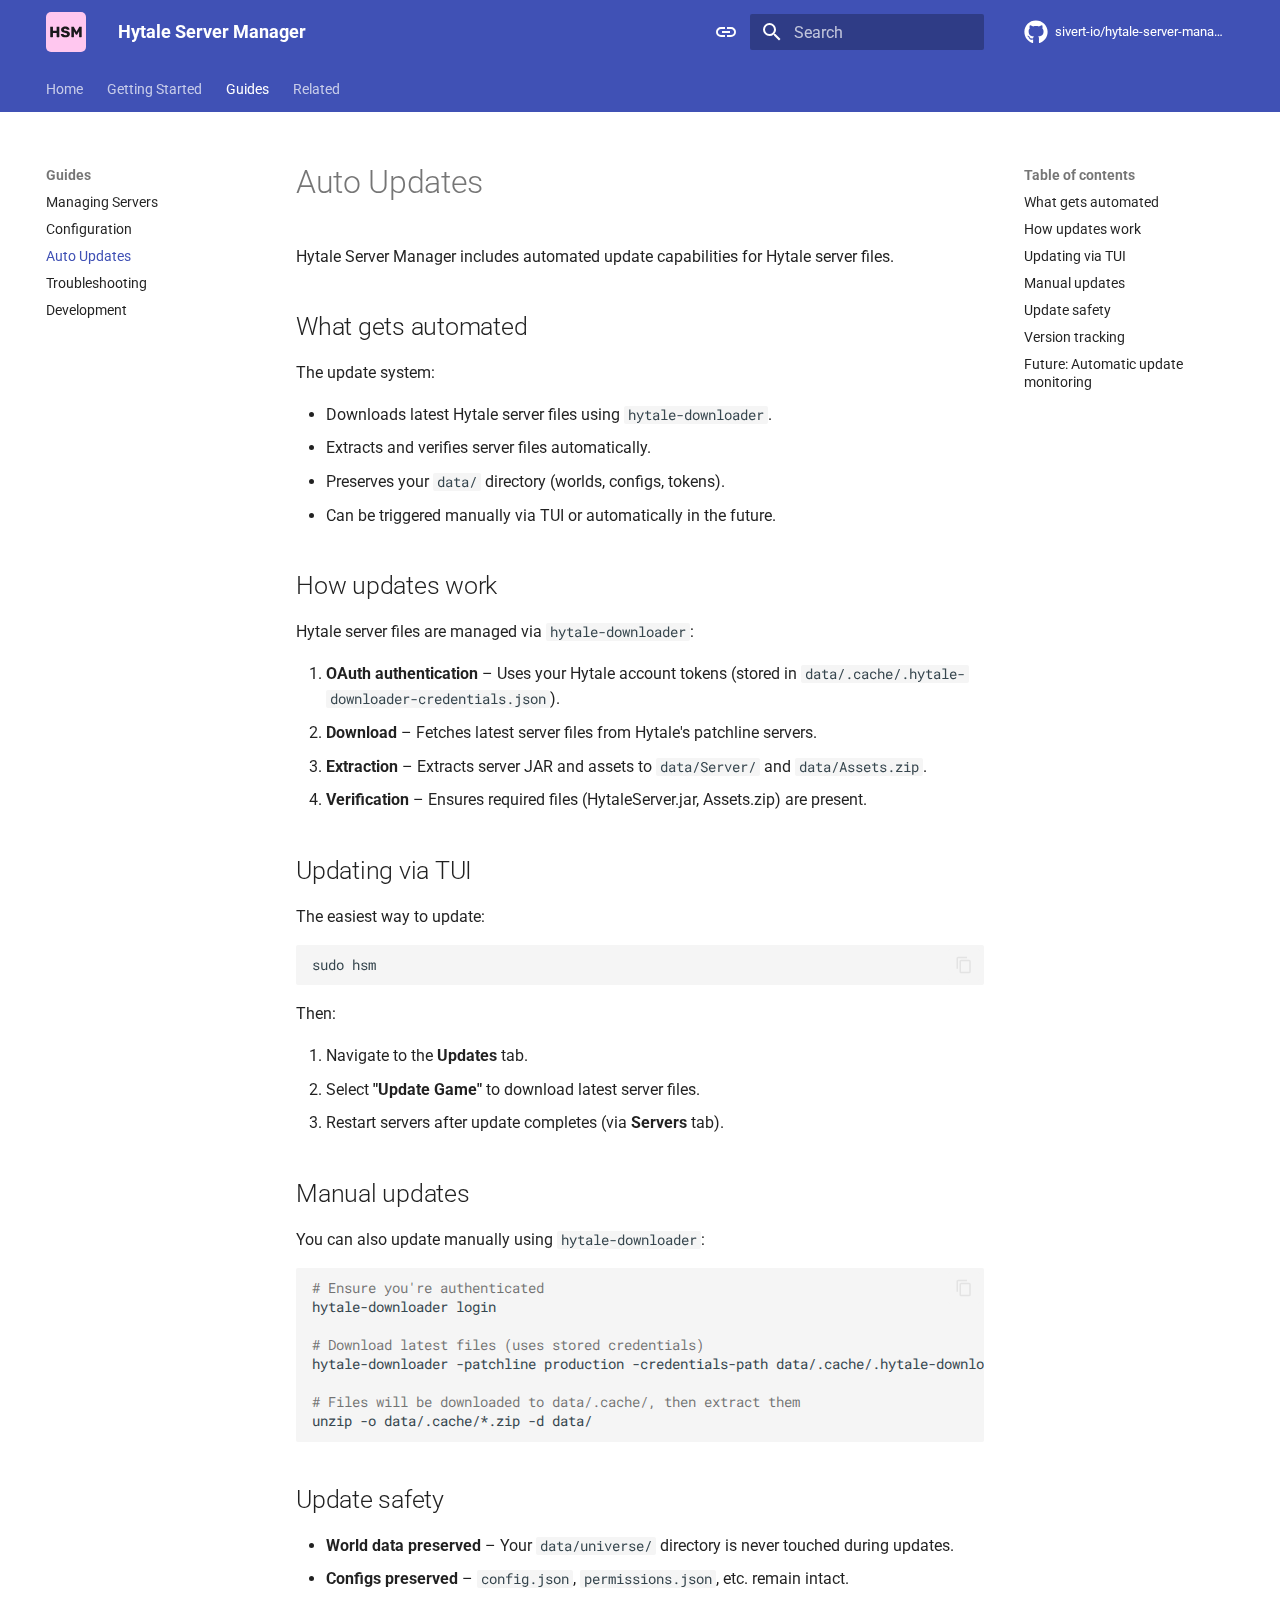
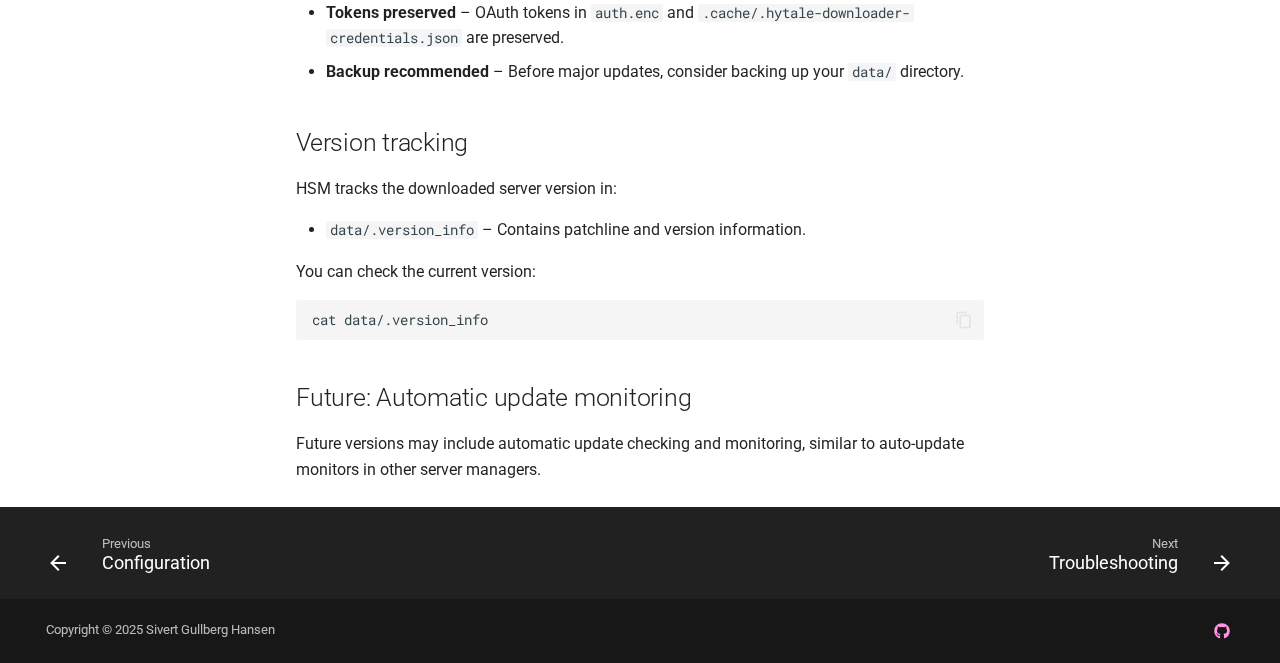
<file: guides/auto-updates/index.html>
<!DOCTYPE html><html lang="en" class="no-js"><head>
    
      <meta charset="utf-8">
      <meta name="viewport" content="width=device-width,initial-scale=1">
      
        <meta name="description" content="Terminal UI (TUI) for managing Hytale dedicated servers natively with auto-updates, OAuth authentication, and one-command installation.">
      
      
        <meta name="author" content="Sivert Gullberg Hansen">
      
      
        <link rel="canonical" href="https://hsm.sivert.io/guides/auto-updates/">
      
      
        <link rel="prev" href="../configuration/">
      
      
        <link rel="next" href="../troubleshooting/">
      
      
        
      
      
      <link rel="icon" href="../../icon.svg">
      <meta name="generator" content="mkdocs-1.6.1, mkdocs-material-9.7.1">
    
    
      
        <title>Auto Updates - Hytale Server Manager</title>
      
    
    
      <link rel="stylesheet" href="../../assets/stylesheets/main.484c7ddc.min.css">
      
        
        <link rel="stylesheet" href="../../assets/stylesheets/palette.ab4e12ef.min.css">
      
      


    
    
      
    
    
      
        
        
        <link rel="preconnect" href="https://fonts.gstatic.com" crossorigin>
        <link rel="stylesheet" href="https://fonts.googleapis.com/css?family=Roboto:300,300i,400,400i,700,700i%7CRoboto+Mono:400,400i,700,700i&amp;display=fallback">
        <style>:root{--md-text-font:"Roboto";--md-code-font:"Roboto Mono"}</style>
      
    
    
      <link rel="stylesheet" href="../../stylesheets/extra.css">
    
    <script>__md_scope=new URL("../..",location),__md_hash=e=>[...e].reduce(((e,_)=>(e<<5)-e+_.charCodeAt(0)),0),__md_get=(e,_=localStorage,t=__md_scope)=>JSON.parse(_.getItem(t.pathname+"."+e)),__md_set=(e,_,t=localStorage,a=__md_scope)=>{try{t.setItem(a.pathname+"."+e,JSON.stringify(_))}catch(e){}}</script>
    
      

    
    
  <link href="../../assets/stylesheets/glightbox.min.css" rel="stylesheet"><script src="../../assets/javascripts/glightbox.min.js"></script><style id="glightbox-style">
            html.glightbox-open { overflow: initial; height: 100%; }
            .gslide-title { margin-top: 0px; user-select: text; }
            .gslide-desc { color: #666; user-select: text; }
            .gslide-image img { background: white; }
            .gscrollbar-fixer { padding-right: 15px; }
            .gdesc-inner { font-size: 0.75rem; }
            body[data-md-color-scheme="slate"] .gdesc-inner { background: var(--md-default-bg-color); }
            body[data-md-color-scheme="slate"] .gslide-title { color: var(--md-default-fg-color); }
            body[data-md-color-scheme="slate"] .gslide-desc { color: var(--md-default-fg-color); }
        </style></head>
  
  
    
    
      
    
    
    
    
    <body dir="ltr" data-md-color-scheme="default" data-md-color-primary="indigo" data-md-color-accent="indigo">
  
    
    <input class="md-toggle" data-md-toggle="drawer" type="checkbox" id="__drawer" autocomplete="off">
    <input class="md-toggle" data-md-toggle="search" type="checkbox" id="__search" autocomplete="off">
    <label class="md-overlay" for="__drawer"></label>
    <div data-md-component="skip">
      
        
        <a href="#auto-updates" class="md-skip">
          Skip to content
        </a>
      
    </div>
    <div data-md-component="announce">
      
    </div>
    
    
      

<header class="md-header" data-md-component="header">
  <nav class="md-header__inner md-grid" aria-label="Header">
    <a href="../.." title="Hytale Server Manager" class="md-header__button md-logo" aria-label="Hytale Server Manager" data-md-component="logo">
      
  <img src="../../icon.svg" alt="logo">

    </a>
    <label class="md-header__button md-icon" for="__drawer">
      
      <svg xmlns="http://www.w3.org/2000/svg" viewBox="0 0 24 24"><path d="M3 6h18v2H3zm0 5h18v2H3zm0 5h18v2H3z"></path></svg>
    </label>
    <div class="md-header__title" data-md-component="header-title">
      <div class="md-header__ellipsis">
        <div class="md-header__topic">
          <span class="md-ellipsis">
            Hytale Server Manager
          </span>
        </div>
        <div class="md-header__topic" data-md-component="header-topic">
          <span class="md-ellipsis">
            
              Auto Updates
            
          </span>
        </div>
      </div>
    </div>
    
      
        <form class="md-header__option" data-md-component="palette">
  
    
    
    
    <input class="md-option" data-md-color-media="(prefers-color-scheme)" data-md-color-scheme="default" data-md-color-primary="indigo" data-md-color-accent="indigo" aria-label="Switch to light mode" type="radio" name="__palette" id="__palette_0">
    
      <label class="md-header__button md-icon" title="Switch to light mode" for="__palette_1" hidden>
        <svg xmlns="http://www.w3.org/2000/svg" viewBox="0 0 24 24"><path d="M3.9 12c0-1.71 1.39-3.1 3.1-3.1h4V7H7a5 5 0 0 0-5 5 5 5 0 0 0 5 5h4v-1.9H7c-1.71 0-3.1-1.39-3.1-3.1M8 13h8v-2H8zm9-6h-4v1.9h4c1.71 0 3.1 1.39 3.1 3.1s-1.39 3.1-3.1 3.1h-4V17h4a5 5 0 0 0 5-5 5 5 0 0 0-5-5"></path></svg>
      </label>
    
  
    
    
    
    <input class="md-option" data-md-color-media="(prefers-color-scheme: light)" data-md-color-scheme="default" data-md-color-primary="indigo" data-md-color-accent="indigo" aria-label="Switch to dark mode" type="radio" name="__palette" id="__palette_1">
    
      <label class="md-header__button md-icon" title="Switch to dark mode" for="__palette_2" hidden>
        <svg xmlns="http://www.w3.org/2000/svg" viewBox="0 0 24 24"><path d="M17 7H7a5 5 0 0 0-5 5 5 5 0 0 0 5 5h10a5 5 0 0 0 5-5 5 5 0 0 0-5-5m0 8a3 3 0 0 1-3-3 3 3 0 0 1 3-3 3 3 0 0 1 3 3 3 3 0 0 1-3 3"></path></svg>
      </label>
    
  
    
    
    
    <input class="md-option" data-md-color-media="(prefers-color-scheme: dark)" data-md-color-scheme="slate" data-md-color-primary="indigo" data-md-color-accent="indigo" aria-label="Switch to system preference" type="radio" name="__palette" id="__palette_2">
    
      <label class="md-header__button md-icon" title="Switch to system preference" for="__palette_0" hidden>
        <svg xmlns="http://www.w3.org/2000/svg" viewBox="0 0 24 24"><path d="M17 6H7c-3.31 0-6 2.69-6 6s2.69 6 6 6h10c3.31 0 6-2.69 6-6s-2.69-6-6-6m0 10H7c-2.21 0-4-1.79-4-4s1.79-4 4-4h10c2.21 0 4 1.79 4 4s-1.79 4-4 4M7 9c-1.66 0-3 1.34-3 3s1.34 3 3 3 3-1.34 3-3-1.34-3-3-3"></path></svg>
      </label>
    
  
</form>
      
    
    
      <script>var palette=__md_get("__palette");if(palette&&palette.color){if("(prefers-color-scheme)"===palette.color.media){var media=matchMedia("(prefers-color-scheme: light)"),input=document.querySelector(media.matches?"[data-md-color-media='(prefers-color-scheme: light)']":"[data-md-color-media='(prefers-color-scheme: dark)']");palette.color.media=input.getAttribute("data-md-color-media"),palette.color.scheme=input.getAttribute("data-md-color-scheme"),palette.color.primary=input.getAttribute("data-md-color-primary"),palette.color.accent=input.getAttribute("data-md-color-accent")}for(var[key,value]of Object.entries(palette.color))document.body.setAttribute("data-md-color-"+key,value)}</script>
    
    
    
      
      
        <label class="md-header__button md-icon" for="__search">
          
          <svg xmlns="http://www.w3.org/2000/svg" viewBox="0 0 24 24"><path d="M9.5 3A6.5 6.5 0 0 1 16 9.5c0 1.61-.59 3.09-1.56 4.23l.27.27h.79l5 5-1.5 1.5-5-5v-.79l-.27-.27A6.52 6.52 0 0 1 9.5 16 6.5 6.5 0 0 1 3 9.5 6.5 6.5 0 0 1 9.5 3m0 2C7 5 5 7 5 9.5S7 14 9.5 14 14 12 14 9.5 12 5 9.5 5"></path></svg>
        </label>
        <div class="md-search" data-md-component="search" role="dialog">
  <label class="md-search__overlay" for="__search"></label>
  <div class="md-search__inner" role="search">
    <form class="md-search__form" name="search">
      <input type="text" class="md-search__input" name="query" aria-label="Search" placeholder="Search" autocapitalize="off" autocorrect="off" autocomplete="off" spellcheck="false" data-md-component="search-query" required>
      <label class="md-search__icon md-icon" for="__search">
        
        <svg xmlns="http://www.w3.org/2000/svg" viewBox="0 0 24 24"><path d="M9.5 3A6.5 6.5 0 0 1 16 9.5c0 1.61-.59 3.09-1.56 4.23l.27.27h.79l5 5-1.5 1.5-5-5v-.79l-.27-.27A6.52 6.52 0 0 1 9.5 16 6.5 6.5 0 0 1 3 9.5 6.5 6.5 0 0 1 9.5 3m0 2C7 5 5 7 5 9.5S7 14 9.5 14 14 12 14 9.5 12 5 9.5 5"></path></svg>
        
        <svg xmlns="http://www.w3.org/2000/svg" viewBox="0 0 24 24"><path d="M20 11v2H8l5.5 5.5-1.42 1.42L4.16 12l7.92-7.92L13.5 5.5 8 11z"></path></svg>
      </label>
      <nav class="md-search__options" aria-label="Search">
        
          <a href="javascript:void(0)" class="md-search__icon md-icon" title="Share" aria-label="Share" data-clipboard data-clipboard-text="" data-md-component="search-share" tabindex="-1">
            
            <svg xmlns="http://www.w3.org/2000/svg" viewBox="0 0 24 24"><path d="M18 16.08c-.76 0-1.44.3-1.96.77L8.91 12.7c.05-.23.09-.46.09-.7s-.04-.47-.09-.7l7.05-4.11c.54.5 1.25.81 2.04.81a3 3 0 0 0 3-3 3 3 0 0 0-3-3 3 3 0 0 0-3 3c0 .24.04.47.09.7L8.04 9.81C7.5 9.31 6.79 9 6 9a3 3 0 0 0-3 3 3 3 0 0 0 3 3c.79 0 1.5-.31 2.04-.81l7.12 4.15c-.05.21-.08.43-.08.66 0 1.61 1.31 2.91 2.92 2.91s2.92-1.3 2.92-2.91A2.92 2.92 0 0 0 18 16.08"></path></svg>
          </a>
        
        <button type="reset" class="md-search__icon md-icon" title="Clear" aria-label="Clear" tabindex="-1">
          
          <svg xmlns="http://www.w3.org/2000/svg" viewBox="0 0 24 24"><path d="M19 6.41 17.59 5 12 10.59 6.41 5 5 6.41 10.59 12 5 17.59 6.41 19 12 13.41 17.59 19 19 17.59 13.41 12z"></path></svg>
        </button>
      </nav>
      
        <div class="md-search__suggest" data-md-component="search-suggest"></div>
      
    </form>
    <div class="md-search__output">
      <div class="md-search__scrollwrap" tabindex="0" data-md-scrollfix>
        <div class="md-search-result" data-md-component="search-result">
          <div class="md-search-result__meta">
            Initializing search
          </div>
          <ol class="md-search-result__list" role="presentation"></ol>
        </div>
      </div>
    </div>
  </div>
</div>
      
    
    
      <div class="md-header__source">
        <a href="https://github.com/sivert-io/hytale-server-manager" title="Go to repository" class="md-source" data-md-component="source">
  <div class="md-source__icon md-icon">
    
    <svg xmlns="http://www.w3.org/2000/svg" viewBox="0 0 512 512"><!--! Font Awesome Free 7.1.0 by @fontawesome - https://fontawesome.com License - https://fontawesome.com/license/free (Icons: CC BY 4.0, Fonts: SIL OFL 1.1, Code: MIT License) Copyright 2025 Fonticons, Inc.--><path d="M173.9 397.4c0 2-2.3 3.6-5.2 3.6-3.3.3-5.6-1.3-5.6-3.6 0-2 2.3-3.6 5.2-3.6 3-.3 5.6 1.3 5.6 3.6m-31.1-4.5c-.7 2 1.3 4.3 4.3 4.9 2.6 1 5.6 0 6.2-2s-1.3-4.3-4.3-5.2c-2.6-.7-5.5.3-6.2 2.3m44.2-1.7c-2.9.7-4.9 2.6-4.6 4.9.3 2 2.9 3.3 5.9 2.6 2.9-.7 4.9-2.6 4.6-4.6-.3-1.9-3-3.2-5.9-2.9M252.8 8C114.1 8 8 113.3 8 252c0 110.9 69.8 205.8 169.5 239.2 12.8 2.3 17.3-5.6 17.3-12.1 0-6.2-.3-40.4-.3-61.4 0 0-70 15-84.7-29.8 0 0-11.4-29.1-27.8-36.6 0 0-22.9-15.7 1.6-15.4 0 0 24.9 2 38.6 25.8 21.9 38.6 58.6 27.5 72.9 20.9 2.3-16 8.8-27.1 16-33.7-55.9-6.2-112.3-14.3-112.3-110.5 0-27.5 7.6-41.3 23.6-58.9-2.6-6.5-11.1-33.3 2.6-67.9 20.9-6.5 69 27 69 27 20-5.6 41.5-8.5 62.8-8.5s42.8 2.9 62.8 8.5c0 0 48.1-33.6 69-27 13.7 34.7 5.2 61.4 2.6 67.9 16 17.7 25.8 31.5 25.8 58.9 0 96.5-58.9 104.2-114.8 110.5 9.2 7.9 17 22.9 17 46.4 0 33.7-.3 75.4-.3 83.6 0 6.5 4.6 14.4 17.3 12.1C436.2 457.8 504 362.9 504 252 504 113.3 391.5 8 252.8 8M105.2 352.9c-1.3 1-1 3.3.7 5.2 1.6 1.6 3.9 2.3 5.2 1 1.3-1 1-3.3-.7-5.2-1.6-1.6-3.9-2.3-5.2-1m-10.8-8.1c-.7 1.3.3 2.9 2.3 3.9 1.6 1 3.6.7 4.3-.7.7-1.3-.3-2.9-2.3-3.9-2-.6-3.6-.3-4.3.7m32.4 35.6c-1.6 1.3-1 4.3 1.3 6.2 2.3 2.3 5.2 2.6 6.5 1 1.3-1.3.7-4.3-1.3-6.2-2.2-2.3-5.2-2.6-6.5-1m-11.4-14.7c-1.6 1-1.6 3.6 0 5.9s4.3 3.3 5.6 2.3c1.6-1.3 1.6-3.9 0-6.2-1.4-2.3-4-3.3-5.6-2"></path></svg>
  </div>
  <div class="md-source__repository">
    sivert-io/hytale-server-manager
  </div>
</a>
      </div>
    
  </nav>
  
</header>
    
    <div class="md-container" data-md-component="container">
      
      
        
          
            
<nav class="md-tabs" aria-label="Tabs" data-md-component="tabs">
  <div class="md-grid">
    <ul class="md-tabs__list">
      
        
  
  
  
  
    <li class="md-tabs__item">
      <a href="../.." class="md-tabs__link">
        
  
  
    
  
  Home

      </a>
    </li>
  

      
        
  
  
  
  
    
    
      <li class="md-tabs__item">
        <a href="../../getting-started/quick-start/" class="md-tabs__link">
          
  
  
    
  
  Getting Started

        </a>
      </li>
    
  

      
        
  
  
  
    
  
  
    
    
      <li class="md-tabs__item md-tabs__item--active">
        <a href="../managing-servers/" class="md-tabs__link">
          
  
  
    
  
  Guides

        </a>
      </li>
    
  

      
        
  
  
  
  
    
    
      <li class="md-tabs__item">
        <a href="../related-projects/" class="md-tabs__link">
          
  
  
    
  
  Related

        </a>
      </li>
    
  

      
    </ul>
  </div>
</nav>
          
        
      
      <main class="md-main" data-md-component="main">
        <div class="md-main__inner md-grid">
          
            
              
              <div class="md-sidebar md-sidebar--primary" data-md-component="sidebar" data-md-type="navigation">
                <div class="md-sidebar__scrollwrap">
                  <div class="md-sidebar__inner">
                    


  


<nav class="md-nav md-nav--primary md-nav--lifted" aria-label="Navigation" data-md-level="0">
  <label class="md-nav__title" for="__drawer">
    <a href="../.." title="Hytale Server Manager" class="md-nav__button md-logo" aria-label="Hytale Server Manager" data-md-component="logo">
      
  <img src="../../icon.svg" alt="logo">

    </a>
    Hytale Server Manager
  </label>
  
    <div class="md-nav__source">
      <a href="https://github.com/sivert-io/hytale-server-manager" title="Go to repository" class="md-source" data-md-component="source">
  <div class="md-source__icon md-icon">
    
    <svg xmlns="http://www.w3.org/2000/svg" viewBox="0 0 512 512"><!--! Font Awesome Free 7.1.0 by @fontawesome - https://fontawesome.com License - https://fontawesome.com/license/free (Icons: CC BY 4.0, Fonts: SIL OFL 1.1, Code: MIT License) Copyright 2025 Fonticons, Inc.--><path d="M173.9 397.4c0 2-2.3 3.6-5.2 3.6-3.3.3-5.6-1.3-5.6-3.6 0-2 2.3-3.6 5.2-3.6 3-.3 5.6 1.3 5.6 3.6m-31.1-4.5c-.7 2 1.3 4.3 4.3 4.9 2.6 1 5.6 0 6.2-2s-1.3-4.3-4.3-5.2c-2.6-.7-5.5.3-6.2 2.3m44.2-1.7c-2.9.7-4.9 2.6-4.6 4.9.3 2 2.9 3.3 5.9 2.6 2.9-.7 4.9-2.6 4.6-4.6-.3-1.9-3-3.2-5.9-2.9M252.8 8C114.1 8 8 113.3 8 252c0 110.9 69.8 205.8 169.5 239.2 12.8 2.3 17.3-5.6 17.3-12.1 0-6.2-.3-40.4-.3-61.4 0 0-70 15-84.7-29.8 0 0-11.4-29.1-27.8-36.6 0 0-22.9-15.7 1.6-15.4 0 0 24.9 2 38.6 25.8 21.9 38.6 58.6 27.5 72.9 20.9 2.3-16 8.8-27.1 16-33.7-55.9-6.2-112.3-14.3-112.3-110.5 0-27.5 7.6-41.3 23.6-58.9-2.6-6.5-11.1-33.3 2.6-67.9 20.9-6.5 69 27 69 27 20-5.6 41.5-8.5 62.8-8.5s42.8 2.9 62.8 8.5c0 0 48.1-33.6 69-27 13.7 34.7 5.2 61.4 2.6 67.9 16 17.7 25.8 31.5 25.8 58.9 0 96.5-58.9 104.2-114.8 110.5 9.2 7.9 17 22.9 17 46.4 0 33.7-.3 75.4-.3 83.6 0 6.5 4.6 14.4 17.3 12.1C436.2 457.8 504 362.9 504 252 504 113.3 391.5 8 252.8 8M105.2 352.9c-1.3 1-1 3.3.7 5.2 1.6 1.6 3.9 2.3 5.2 1 1.3-1 1-3.3-.7-5.2-1.6-1.6-3.9-2.3-5.2-1m-10.8-8.1c-.7 1.3.3 2.9 2.3 3.9 1.6 1 3.6.7 4.3-.7.7-1.3-.3-2.9-2.3-3.9-2-.6-3.6-.3-4.3.7m32.4 35.6c-1.6 1.3-1 4.3 1.3 6.2 2.3 2.3 5.2 2.6 6.5 1 1.3-1.3.7-4.3-1.3-6.2-2.2-2.3-5.2-2.6-6.5-1m-11.4-14.7c-1.6 1-1.6 3.6 0 5.9s4.3 3.3 5.6 2.3c1.6-1.3 1.6-3.9 0-6.2-1.4-2.3-4-3.3-5.6-2"></path></svg>
  </div>
  <div class="md-source__repository">
    sivert-io/hytale-server-manager
  </div>
</a>
    </div>
  
  <ul class="md-nav__list" data-md-scrollfix>
    
      
      
  
  
  
  
    <li class="md-nav__item">
      <a href="../.." class="md-nav__link">
        
  
  
  <span class="md-ellipsis">
    
  
    Home
  

    
  </span>
  
  

      </a>
    </li>
  

    
      
      
  
  
  
  
    
    
      
        
      
        
      
    
    
    
      
      
        
      
    
    
    <li class="md-nav__item md-nav__item--nested">
      
        
        
        <input class="md-nav__toggle md-toggle " type="checkbox" id="__nav_2">
        
          
          <label class="md-nav__link" for="__nav_2" id="__nav_2_label" tabindex="0">
            
  
  
  <span class="md-ellipsis">
    
  
    Getting Started
  

    
  </span>
  
  

            <span class="md-nav__icon md-icon"></span>
          </label>
        
        <nav class="md-nav" data-md-level="1" aria-labelledby="__nav_2_label" aria-expanded="false">
          <label class="md-nav__title" for="__nav_2">
            <span class="md-nav__icon md-icon"></span>
            
  
    Getting Started
  

          </label>
          <ul class="md-nav__list" data-md-scrollfix>
            
              
                
  
  
  
  
    <li class="md-nav__item">
      <a href="../../getting-started/quick-start/" class="md-nav__link">
        
  
  
  <span class="md-ellipsis">
    
  
    Quick Start
  

    
  </span>
  
  

      </a>
    </li>
  

              
            
              
                
  
  
  
  
    <li class="md-nav__item">
      <a href="../../getting-started/server-setup/" class="md-nav__link">
        
  
  
  <span class="md-ellipsis">
    
  
    Server Setup
  

    
  </span>
  
  

      </a>
    </li>
  

              
            
          </ul>
        </nav>
      
    </li>
  

    
      
      
  
  
    
  
  
  
    
    
      
        
      
        
      
        
      
        
      
        
      
    
    
    
      
        
        
      
      
        
      
    
    
    <li class="md-nav__item md-nav__item--active md-nav__item--section md-nav__item--nested">
      
        
        
        <input class="md-nav__toggle md-toggle " type="checkbox" id="__nav_3" checked>
        
          
          <label class="md-nav__link" for="__nav_3" id="__nav_3_label" tabindex="">
            
  
  
  <span class="md-ellipsis">
    
  
    Guides
  

    
  </span>
  
  

            <span class="md-nav__icon md-icon"></span>
          </label>
        
        <nav class="md-nav" data-md-level="1" aria-labelledby="__nav_3_label" aria-expanded="true">
          <label class="md-nav__title" for="__nav_3">
            <span class="md-nav__icon md-icon"></span>
            
  
    Guides
  

          </label>
          <ul class="md-nav__list" data-md-scrollfix>
            
              
                
  
  
  
  
    <li class="md-nav__item">
      <a href="../managing-servers/" class="md-nav__link">
        
  
  
  <span class="md-ellipsis">
    
  
    Managing Servers
  

    
  </span>
  
  

      </a>
    </li>
  

              
            
              
                
  
  
  
  
    <li class="md-nav__item">
      <a href="../configuration/" class="md-nav__link">
        
  
  
  <span class="md-ellipsis">
    
  
    Configuration
  

    
  </span>
  
  

      </a>
    </li>
  

              
            
              
                
  
  
    
  
  
  
    <li class="md-nav__item md-nav__item--active">
      
      <input class="md-nav__toggle md-toggle" type="checkbox" id="__toc">
      
      
        
      
      
        <label class="md-nav__link md-nav__link--active" for="__toc">
          
  
  
  <span class="md-ellipsis">
    
  
    Auto Updates
  

    
  </span>
  
  

          <span class="md-nav__icon md-icon"></span>
        </label>
      
      <a href="./" class="md-nav__link md-nav__link--active">
        
  
  
  <span class="md-ellipsis">
    
  
    Auto Updates
  

    
  </span>
  
  

      </a>
      
        

<nav class="md-nav md-nav--secondary" aria-label="Table of contents">
  
  
  
    
  
  
    <label class="md-nav__title" for="__toc">
      <span class="md-nav__icon md-icon"></span>
      Table of contents
    </label>
    <ul class="md-nav__list" data-md-component="toc" data-md-scrollfix>
      
        <li class="md-nav__item">
  <a href="#what-gets-automated" class="md-nav__link">
    <span class="md-ellipsis">
      
        What gets automated
      
    </span>
  </a>
  
</li>
      
        <li class="md-nav__item">
  <a href="#how-updates-work" class="md-nav__link">
    <span class="md-ellipsis">
      
        How updates work
      
    </span>
  </a>
  
</li>
      
        <li class="md-nav__item">
  <a href="#updating-via-tui" class="md-nav__link">
    <span class="md-ellipsis">
      
        Updating via TUI
      
    </span>
  </a>
  
</li>
      
        <li class="md-nav__item">
  <a href="#manual-updates" class="md-nav__link">
    <span class="md-ellipsis">
      
        Manual updates
      
    </span>
  </a>
  
</li>
      
        <li class="md-nav__item">
  <a href="#update-safety" class="md-nav__link">
    <span class="md-ellipsis">
      
        Update safety
      
    </span>
  </a>
  
</li>
      
        <li class="md-nav__item">
  <a href="#version-tracking" class="md-nav__link">
    <span class="md-ellipsis">
      
        Version tracking
      
    </span>
  </a>
  
</li>
      
        <li class="md-nav__item">
  <a href="#future-automatic-update-monitoring" class="md-nav__link">
    <span class="md-ellipsis">
      
        Future: Automatic update monitoring
      
    </span>
  </a>
  
</li>
      
    </ul>
  
</nav>
      
    </li>
  

              
            
              
                
  
  
  
  
    <li class="md-nav__item">
      <a href="../troubleshooting/" class="md-nav__link">
        
  
  
  <span class="md-ellipsis">
    
  
    Troubleshooting
  

    
  </span>
  
  

      </a>
    </li>
  

              
            
              
                
  
  
  
  
    <li class="md-nav__item">
      <a href="../development/" class="md-nav__link">
        
  
  
  <span class="md-ellipsis">
    
  
    Development
  

    
  </span>
  
  

      </a>
    </li>
  

              
            
          </ul>
        </nav>
      
    </li>
  

    
      
      
  
  
  
  
    
    
      
        
      
    
    
    
      
      
        
      
    
    
    <li class="md-nav__item md-nav__item--nested">
      
        
        
        <input class="md-nav__toggle md-toggle " type="checkbox" id="__nav_4">
        
          
          <label class="md-nav__link" for="__nav_4" id="__nav_4_label" tabindex="0">
            
  
  
  <span class="md-ellipsis">
    
  
    Related
  

    
  </span>
  
  

            <span class="md-nav__icon md-icon"></span>
          </label>
        
        <nav class="md-nav" data-md-level="1" aria-labelledby="__nav_4_label" aria-expanded="false">
          <label class="md-nav__title" for="__nav_4">
            <span class="md-nav__icon md-icon"></span>
            
  
    Related
  

          </label>
          <ul class="md-nav__list" data-md-scrollfix>
            
              
                
  
  
  
  
    <li class="md-nav__item">
      <a href="../related-projects/" class="md-nav__link">
        
  
  
  <span class="md-ellipsis">
    
  
    Related Projects
  

    
  </span>
  
  

      </a>
    </li>
  

              
            
          </ul>
        </nav>
      
    </li>
  

    
  </ul>
</nav>
                  </div>
                </div>
              </div>
            
            
              
              <div class="md-sidebar md-sidebar--secondary" data-md-component="sidebar" data-md-type="toc">
                <div class="md-sidebar__scrollwrap">
                  <div class="md-sidebar__inner">
                    

<nav class="md-nav md-nav--secondary" aria-label="Table of contents">
  
  
  
    
  
  
    <label class="md-nav__title" for="__toc">
      <span class="md-nav__icon md-icon"></span>
      Table of contents
    </label>
    <ul class="md-nav__list" data-md-component="toc" data-md-scrollfix>
      
        <li class="md-nav__item">
  <a href="#what-gets-automated" class="md-nav__link">
    <span class="md-ellipsis">
      
        What gets automated
      
    </span>
  </a>
  
</li>
      
        <li class="md-nav__item">
  <a href="#how-updates-work" class="md-nav__link">
    <span class="md-ellipsis">
      
        How updates work
      
    </span>
  </a>
  
</li>
      
        <li class="md-nav__item">
  <a href="#updating-via-tui" class="md-nav__link">
    <span class="md-ellipsis">
      
        Updating via TUI
      
    </span>
  </a>
  
</li>
      
        <li class="md-nav__item">
  <a href="#manual-updates" class="md-nav__link">
    <span class="md-ellipsis">
      
        Manual updates
      
    </span>
  </a>
  
</li>
      
        <li class="md-nav__item">
  <a href="#update-safety" class="md-nav__link">
    <span class="md-ellipsis">
      
        Update safety
      
    </span>
  </a>
  
</li>
      
        <li class="md-nav__item">
  <a href="#version-tracking" class="md-nav__link">
    <span class="md-ellipsis">
      
        Version tracking
      
    </span>
  </a>
  
</li>
      
        <li class="md-nav__item">
  <a href="#future-automatic-update-monitoring" class="md-nav__link">
    <span class="md-ellipsis">
      
        Future: Automatic update monitoring
      
    </span>
  </a>
  
</li>
      
    </ul>
  
</nav>
                  </div>
                </div>
              </div>
            
          
          
            <div class="md-content" data-md-component="content">
              
              <article class="md-content__inner md-typeset">
                
                  


  
  


<h1 id="auto-updates">Auto Updates<a class="headerlink" href="#auto-updates" title="Permanent link">¶</a></h1>
<p>Hytale Server Manager includes automated update capabilities for Hytale server files.</p>
<h2 id="what-gets-automated">What gets automated<a class="headerlink" href="#what-gets-automated" title="Permanent link">¶</a></h2>
<p>The update system:</p>
<ul>
<li>Downloads latest Hytale server files using <code>hytale-downloader</code>.</li>
<li>Extracts and verifies server files automatically.</li>
<li>Preserves your <code>data/</code> directory (worlds, configs, tokens).</li>
<li>Can be triggered manually via TUI or automatically in the future.</li>
</ul>
<h2 id="how-updates-work">How updates work<a class="headerlink" href="#how-updates-work" title="Permanent link">¶</a></h2>
<p>Hytale server files are managed via <code>hytale-downloader</code>:</p>
<ol>
<li><strong>OAuth authentication</strong> – Uses your Hytale account tokens (stored in <code>data/.cache/.hytale-downloader-credentials.json</code>).</li>
<li><strong>Download</strong> – Fetches latest server files from Hytale's patchline servers.</li>
<li><strong>Extraction</strong> – Extracts server JAR and assets to <code>data/Server/</code> and <code>data/Assets.zip</code>.</li>
<li><strong>Verification</strong> – Ensures required files (HytaleServer.jar, Assets.zip) are present.</li>
</ol>
<h2 id="updating-via-tui">Updating via TUI<a class="headerlink" href="#updating-via-tui" title="Permanent link">¶</a></h2>
<p>The easiest way to update:</p>
<div class="language-bash highlight"><pre><span></span><code><span id="__span-0-1"><a id="__codelineno-0-1" name="__codelineno-0-1" href="#__codelineno-0-1"></a>sudo<span class="w"> </span>hsm
</span></code></pre></div>
<p>Then:</p>
<ol>
<li>Navigate to the <strong>Updates</strong> tab.</li>
<li>Select <strong>"Update Game"</strong> to download latest server files.</li>
<li>Restart servers after update completes (via <strong>Servers</strong> tab).</li>
</ol>
<h2 id="manual-updates">Manual updates<a class="headerlink" href="#manual-updates" title="Permanent link">¶</a></h2>
<p>You can also update manually using <code>hytale-downloader</code>:</p>
<div class="language-bash highlight"><pre><span></span><code><span id="__span-1-1"><a id="__codelineno-1-1" name="__codelineno-1-1" href="#__codelineno-1-1"></a><span class="c1"># Ensure you're authenticated</span>
</span><span id="__span-1-2"><a id="__codelineno-1-2" name="__codelineno-1-2" href="#__codelineno-1-2"></a>hytale-downloader<span class="w"> </span>login
</span><span id="__span-1-3"><a id="__codelineno-1-3" name="__codelineno-1-3" href="#__codelineno-1-3"></a>
</span><span id="__span-1-4"><a id="__codelineno-1-4" name="__codelineno-1-4" href="#__codelineno-1-4"></a><span class="c1"># Download latest files (uses stored credentials)</span>
</span><span id="__span-1-5"><a id="__codelineno-1-5" name="__codelineno-1-5" href="#__codelineno-1-5"></a>hytale-downloader<span class="w"> </span>-patchline<span class="w"> </span>production<span class="w"> </span>-credentials-path<span class="w"> </span>data/.cache/.hytale-downloader-credentials.json
</span><span id="__span-1-6"><a id="__codelineno-1-6" name="__codelineno-1-6" href="#__codelineno-1-6"></a>
</span><span id="__span-1-7"><a id="__codelineno-1-7" name="__codelineno-1-7" href="#__codelineno-1-7"></a><span class="c1"># Files will be downloaded to data/.cache/, then extract them</span>
</span><span id="__span-1-8"><a id="__codelineno-1-8" name="__codelineno-1-8" href="#__codelineno-1-8"></a>unzip<span class="w"> </span>-o<span class="w"> </span>data/.cache/*.zip<span class="w"> </span>-d<span class="w"> </span>data/
</span></code></pre></div>
<h2 id="update-safety">Update safety<a class="headerlink" href="#update-safety" title="Permanent link">¶</a></h2>
<ul>
<li><strong>World data preserved</strong> – Your <code>data/universe/</code> directory is never touched during updates.</li>
<li><strong>Configs preserved</strong> – <code>config.json</code>, <code>permissions.json</code>, etc. remain intact.</li>
<li><strong>Tokens preserved</strong> – OAuth tokens in <code>auth.enc</code> and <code>.cache/.hytale-downloader-credentials.json</code> are preserved.</li>
<li><strong>Backup recommended</strong> – Before major updates, consider backing up your <code>data/</code> directory.</li>
</ul>
<h2 id="version-tracking">Version tracking<a class="headerlink" href="#version-tracking" title="Permanent link">¶</a></h2>
<p>HSM tracks the downloaded server version in:</p>
<ul>
<li><code>data/.version_info</code> – Contains patchline and version information.</li>
</ul>
<p>You can check the current version:</p>
<div class="language-bash highlight"><pre><span></span><code><span id="__span-2-1"><a id="__codelineno-2-1" name="__codelineno-2-1" href="#__codelineno-2-1"></a>cat<span class="w"> </span>data/.version_info
</span></code></pre></div>
<h2 id="future-automatic-update-monitoring">Future: Automatic update monitoring<a class="headerlink" href="#future-automatic-update-monitoring" title="Permanent link">¶</a></h2>
<p>Future versions may include automatic update checking and monitoring, similar to auto-update monitors in other server managers.</p>












                
              </article>
            </div>
          
          
<script>var target=document.getElementById(location.hash.slice(1));target&&target.name&&(target.checked=target.name.startsWith("__tabbed_"))</script>
        </div>
        
          <button type="button" class="md-top md-icon" data-md-component="top" hidden>
  
  <svg xmlns="http://www.w3.org/2000/svg" viewBox="0 0 24 24"><path d="M13 20h-2V8l-5.5 5.5-1.42-1.42L12 4.16l7.92 7.92-1.42 1.42L13 8z"></path></svg>
  Back to top
</button>
        
      </main>
      
        <footer class="md-footer">
  
    
      
      <nav class="md-footer__inner md-grid" aria-label="Footer">
        
          
          <a href="../configuration/" class="md-footer__link md-footer__link--prev" aria-label="Previous: Configuration">
            <div class="md-footer__button md-icon">
              
              <svg xmlns="http://www.w3.org/2000/svg" viewBox="0 0 24 24"><path d="M20 11v2H8l5.5 5.5-1.42 1.42L4.16 12l7.92-7.92L13.5 5.5 8 11z"></path></svg>
            </div>
            <div class="md-footer__title">
              <span class="md-footer__direction">
                Previous
              </span>
              <div class="md-ellipsis">
                Configuration
              </div>
            </div>
          </a>
        
        
          
          <a href="../troubleshooting/" class="md-footer__link md-footer__link--next" aria-label="Next: Troubleshooting">
            <div class="md-footer__title">
              <span class="md-footer__direction">
                Next
              </span>
              <div class="md-ellipsis">
                Troubleshooting
              </div>
            </div>
            <div class="md-footer__button md-icon">
              
              <svg xmlns="http://www.w3.org/2000/svg" viewBox="0 0 24 24"><path d="M4 11v2h12l-5.5 5.5 1.42 1.42L19.84 12l-7.92-7.92L10.5 5.5 16 11z"></path></svg>
            </div>
          </a>
        
      </nav>
    
  
  <div class="md-footer-meta md-typeset">
    <div class="md-footer-meta__inner md-grid">
      <div class="md-copyright">
  
    <div class="md-copyright__highlight">
      Copyright © 2025 Sivert Gullberg Hansen
    </div>
  
  
</div>
      
        
<div class="md-social">
  
    
    
    
    
      
      
    
    <a href="https://github.com/sivert-io/hytale-server-manager" target="_blank" rel="noopener" title="github.com" class="md-social__link">
      <svg xmlns="http://www.w3.org/2000/svg" viewBox="0 0 512 512"><!--! Font Awesome Free 7.1.0 by @fontawesome - https://fontawesome.com License - https://fontawesome.com/license/free (Icons: CC BY 4.0, Fonts: SIL OFL 1.1, Code: MIT License) Copyright 2025 Fonticons, Inc.--><path d="M173.9 397.4c0 2-2.3 3.6-5.2 3.6-3.3.3-5.6-1.3-5.6-3.6 0-2 2.3-3.6 5.2-3.6 3-.3 5.6 1.3 5.6 3.6m-31.1-4.5c-.7 2 1.3 4.3 4.3 4.9 2.6 1 5.6 0 6.2-2s-1.3-4.3-4.3-5.2c-2.6-.7-5.5.3-6.2 2.3m44.2-1.7c-2.9.7-4.9 2.6-4.6 4.9.3 2 2.9 3.3 5.9 2.6 2.9-.7 4.9-2.6 4.6-4.6-.3-1.9-3-3.2-5.9-2.9M252.8 8C114.1 8 8 113.3 8 252c0 110.9 69.8 205.8 169.5 239.2 12.8 2.3 17.3-5.6 17.3-12.1 0-6.2-.3-40.4-.3-61.4 0 0-70 15-84.7-29.8 0 0-11.4-29.1-27.8-36.6 0 0-22.9-15.7 1.6-15.4 0 0 24.9 2 38.6 25.8 21.9 38.6 58.6 27.5 72.9 20.9 2.3-16 8.8-27.1 16-33.7-55.9-6.2-112.3-14.3-112.3-110.5 0-27.5 7.6-41.3 23.6-58.9-2.6-6.5-11.1-33.3 2.6-67.9 20.9-6.5 69 27 69 27 20-5.6 41.5-8.5 62.8-8.5s42.8 2.9 62.8 8.5c0 0 48.1-33.6 69-27 13.7 34.7 5.2 61.4 2.6 67.9 16 17.7 25.8 31.5 25.8 58.9 0 96.5-58.9 104.2-114.8 110.5 9.2 7.9 17 22.9 17 46.4 0 33.7-.3 75.4-.3 83.6 0 6.5 4.6 14.4 17.3 12.1C436.2 457.8 504 362.9 504 252 504 113.3 391.5 8 252.8 8M105.2 352.9c-1.3 1-1 3.3.7 5.2 1.6 1.6 3.9 2.3 5.2 1 1.3-1 1-3.3-.7-5.2-1.6-1.6-3.9-2.3-5.2-1m-10.8-8.1c-.7 1.3.3 2.9 2.3 3.9 1.6 1 3.6.7 4.3-.7.7-1.3-.3-2.9-2.3-3.9-2-.6-3.6-.3-4.3.7m32.4 35.6c-1.6 1.3-1 4.3 1.3 6.2 2.3 2.3 5.2 2.6 6.5 1 1.3-1.3.7-4.3-1.3-6.2-2.2-2.3-5.2-2.6-6.5-1m-11.4-14.7c-1.6 1-1.6 3.6 0 5.9s4.3 3.3 5.6 2.3c1.6-1.3 1.6-3.9 0-6.2-1.4-2.3-4-3.3-5.6-2"></path></svg>
    </a>
  
</div>
      
    </div>
  </div>
</footer>
      
    </div>
    <div class="md-dialog" data-md-component="dialog">
      <div class="md-dialog__inner md-typeset"></div>
    </div>
    
    
    
      
      
      <script id="__config" type="application/json">{"annotate": null, "base": "../..", "features": ["content.code.annotate", "content.code.copy", "content.tooltips", "navigation.footer", "navigation.indexes", "navigation.sections", "navigation.tabs", "navigation.top", "navigation.tracking", "search.highlight", "search.share", "search.suggest", "toc.follow"], "search": "../../assets/javascripts/workers/search.2c215733.min.js", "tags": null, "translations": {"clipboard.copied": "Copied to clipboard", "clipboard.copy": "Copy to clipboard", "search.result.more.one": "1 more on this page", "search.result.more.other": "# more on this page", "search.result.none": "No matching documents", "search.result.one": "1 matching document", "search.result.other": "# matching documents", "search.result.placeholder": "Type to start searching", "search.result.term.missing": "Missing", "select.version": "Select version"}, "version": null}</script>
    
    
      <script src="../../assets/javascripts/bundle.79ae519e.min.js"></script>
      
    
  
<script id="init-glightbox">const lightbox = GLightbox({"touchNavigation": true, "loop": false, "zoomable": true, "draggable": true, "openEffect": "zoom", "closeEffect": "zoom", "slideEffect": "slide"});
document$.subscribe(()=>{ lightbox.reload(); });
</script></body></html>
</file>
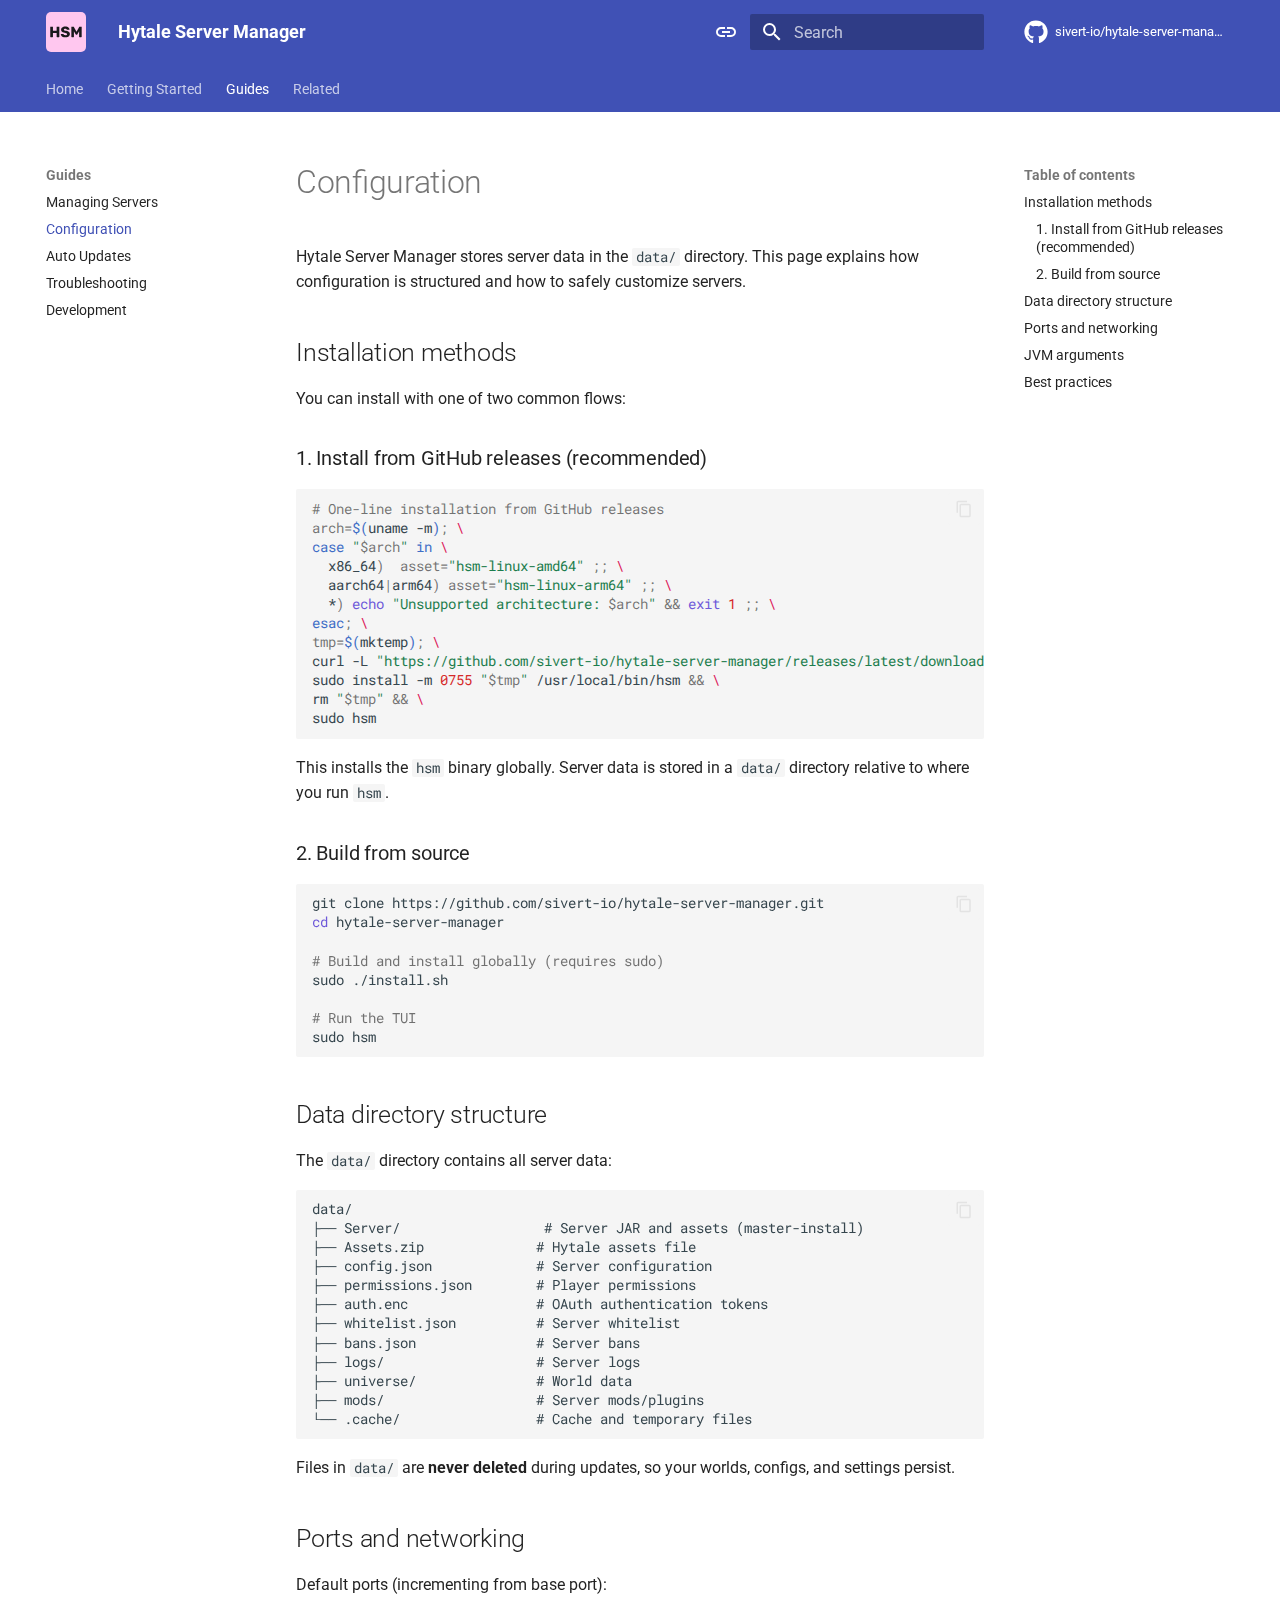
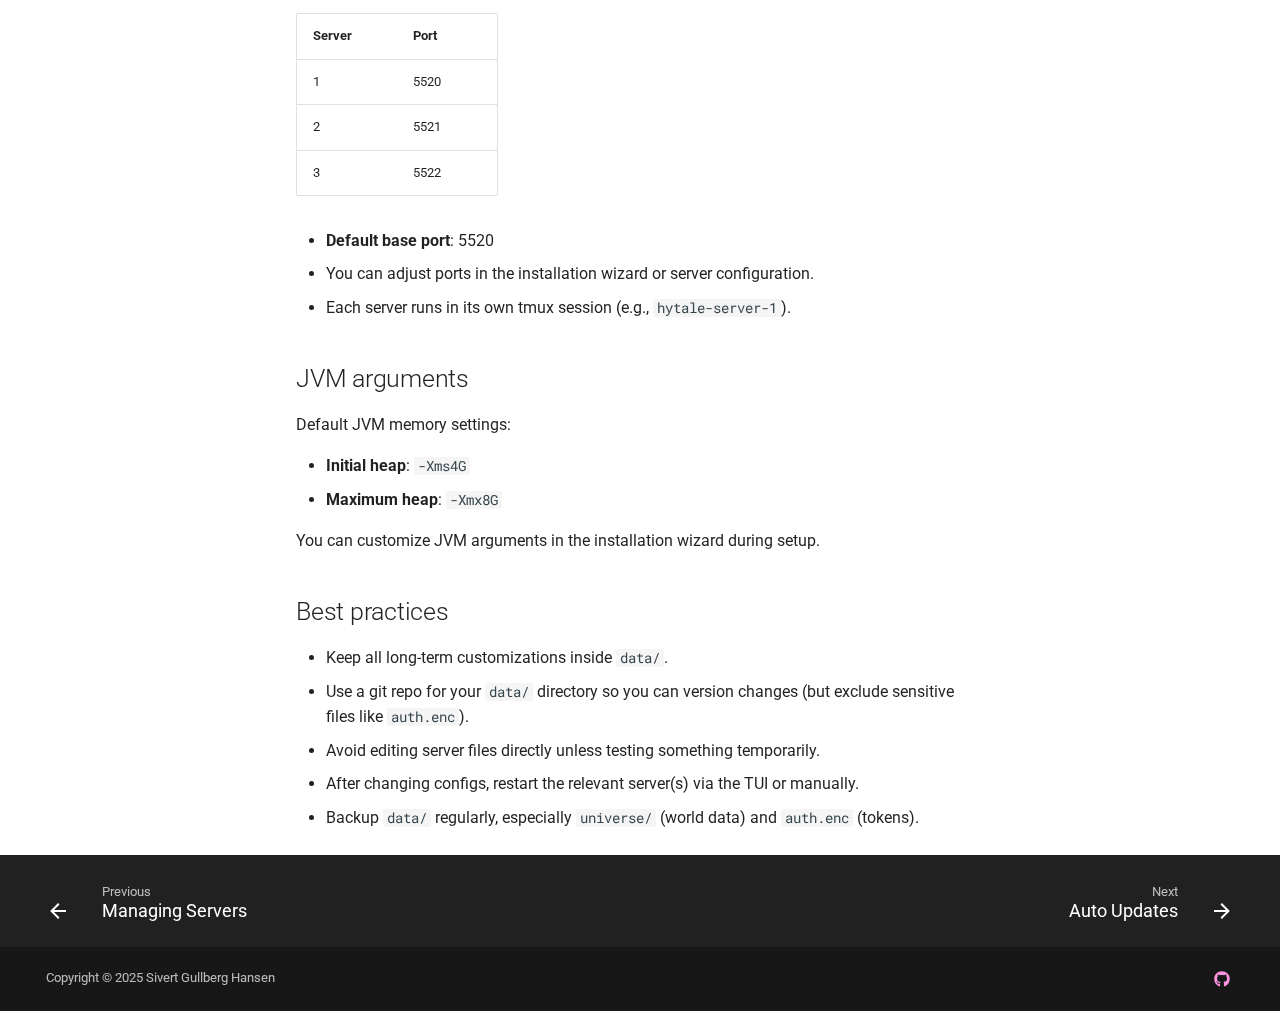
<file: guides/configuration/index.html>
<!DOCTYPE html><html lang="en" class="no-js"><head>
    
      <meta charset="utf-8">
      <meta name="viewport" content="width=device-width,initial-scale=1">
      
        <meta name="description" content="Terminal UI (TUI) for managing Hytale dedicated servers natively with auto-updates, OAuth authentication, and one-command installation.">
      
      
        <meta name="author" content="Sivert Gullberg Hansen">
      
      
        <link rel="canonical" href="https://hsm.sivert.io/guides/configuration/">
      
      
        <link rel="prev" href="../managing-servers/">
      
      
        <link rel="next" href="../auto-updates/">
      
      
        
      
      
      <link rel="icon" href="../../icon.svg">
      <meta name="generator" content="mkdocs-1.6.1, mkdocs-material-9.7.1">
    
    
      
        <title>Configuration - Hytale Server Manager</title>
      
    
    
      <link rel="stylesheet" href="../../assets/stylesheets/main.484c7ddc.min.css">
      
        
        <link rel="stylesheet" href="../../assets/stylesheets/palette.ab4e12ef.min.css">
      
      


    
    
      
    
    
      
        
        
        <link rel="preconnect" href="https://fonts.gstatic.com" crossorigin>
        <link rel="stylesheet" href="https://fonts.googleapis.com/css?family=Roboto:300,300i,400,400i,700,700i%7CRoboto+Mono:400,400i,700,700i&amp;display=fallback">
        <style>:root{--md-text-font:"Roboto";--md-code-font:"Roboto Mono"}</style>
      
    
    
      <link rel="stylesheet" href="../../stylesheets/extra.css">
    
    <script>__md_scope=new URL("../..",location),__md_hash=e=>[...e].reduce(((e,_)=>(e<<5)-e+_.charCodeAt(0)),0),__md_get=(e,_=localStorage,t=__md_scope)=>JSON.parse(_.getItem(t.pathname+"."+e)),__md_set=(e,_,t=localStorage,a=__md_scope)=>{try{t.setItem(a.pathname+"."+e,JSON.stringify(_))}catch(e){}}</script>
    
      

    
    
  <link href="../../assets/stylesheets/glightbox.min.css" rel="stylesheet"><script src="../../assets/javascripts/glightbox.min.js"></script><style id="glightbox-style">
            html.glightbox-open { overflow: initial; height: 100%; }
            .gslide-title { margin-top: 0px; user-select: text; }
            .gslide-desc { color: #666; user-select: text; }
            .gslide-image img { background: white; }
            .gscrollbar-fixer { padding-right: 15px; }
            .gdesc-inner { font-size: 0.75rem; }
            body[data-md-color-scheme="slate"] .gdesc-inner { background: var(--md-default-bg-color); }
            body[data-md-color-scheme="slate"] .gslide-title { color: var(--md-default-fg-color); }
            body[data-md-color-scheme="slate"] .gslide-desc { color: var(--md-default-fg-color); }
        </style></head>
  
  
    
    
      
    
    
    
    
    <body dir="ltr" data-md-color-scheme="default" data-md-color-primary="indigo" data-md-color-accent="indigo">
  
    
    <input class="md-toggle" data-md-toggle="drawer" type="checkbox" id="__drawer" autocomplete="off">
    <input class="md-toggle" data-md-toggle="search" type="checkbox" id="__search" autocomplete="off">
    <label class="md-overlay" for="__drawer"></label>
    <div data-md-component="skip">
      
        
        <a href="#configuration" class="md-skip">
          Skip to content
        </a>
      
    </div>
    <div data-md-component="announce">
      
    </div>
    
    
      

<header class="md-header" data-md-component="header">
  <nav class="md-header__inner md-grid" aria-label="Header">
    <a href="../.." title="Hytale Server Manager" class="md-header__button md-logo" aria-label="Hytale Server Manager" data-md-component="logo">
      
  <img src="../../icon.svg" alt="logo">

    </a>
    <label class="md-header__button md-icon" for="__drawer">
      
      <svg xmlns="http://www.w3.org/2000/svg" viewBox="0 0 24 24"><path d="M3 6h18v2H3zm0 5h18v2H3zm0 5h18v2H3z"></path></svg>
    </label>
    <div class="md-header__title" data-md-component="header-title">
      <div class="md-header__ellipsis">
        <div class="md-header__topic">
          <span class="md-ellipsis">
            Hytale Server Manager
          </span>
        </div>
        <div class="md-header__topic" data-md-component="header-topic">
          <span class="md-ellipsis">
            
              Configuration
            
          </span>
        </div>
      </div>
    </div>
    
      
        <form class="md-header__option" data-md-component="palette">
  
    
    
    
    <input class="md-option" data-md-color-media="(prefers-color-scheme)" data-md-color-scheme="default" data-md-color-primary="indigo" data-md-color-accent="indigo" aria-label="Switch to light mode" type="radio" name="__palette" id="__palette_0">
    
      <label class="md-header__button md-icon" title="Switch to light mode" for="__palette_1" hidden>
        <svg xmlns="http://www.w3.org/2000/svg" viewBox="0 0 24 24"><path d="M3.9 12c0-1.71 1.39-3.1 3.1-3.1h4V7H7a5 5 0 0 0-5 5 5 5 0 0 0 5 5h4v-1.9H7c-1.71 0-3.1-1.39-3.1-3.1M8 13h8v-2H8zm9-6h-4v1.9h4c1.71 0 3.1 1.39 3.1 3.1s-1.39 3.1-3.1 3.1h-4V17h4a5 5 0 0 0 5-5 5 5 0 0 0-5-5"></path></svg>
      </label>
    
  
    
    
    
    <input class="md-option" data-md-color-media="(prefers-color-scheme: light)" data-md-color-scheme="default" data-md-color-primary="indigo" data-md-color-accent="indigo" aria-label="Switch to dark mode" type="radio" name="__palette" id="__palette_1">
    
      <label class="md-header__button md-icon" title="Switch to dark mode" for="__palette_2" hidden>
        <svg xmlns="http://www.w3.org/2000/svg" viewBox="0 0 24 24"><path d="M17 7H7a5 5 0 0 0-5 5 5 5 0 0 0 5 5h10a5 5 0 0 0 5-5 5 5 0 0 0-5-5m0 8a3 3 0 0 1-3-3 3 3 0 0 1 3-3 3 3 0 0 1 3 3 3 3 0 0 1-3 3"></path></svg>
      </label>
    
  
    
    
    
    <input class="md-option" data-md-color-media="(prefers-color-scheme: dark)" data-md-color-scheme="slate" data-md-color-primary="indigo" data-md-color-accent="indigo" aria-label="Switch to system preference" type="radio" name="__palette" id="__palette_2">
    
      <label class="md-header__button md-icon" title="Switch to system preference" for="__palette_0" hidden>
        <svg xmlns="http://www.w3.org/2000/svg" viewBox="0 0 24 24"><path d="M17 6H7c-3.31 0-6 2.69-6 6s2.69 6 6 6h10c3.31 0 6-2.69 6-6s-2.69-6-6-6m0 10H7c-2.21 0-4-1.79-4-4s1.79-4 4-4h10c2.21 0 4 1.79 4 4s-1.79 4-4 4M7 9c-1.66 0-3 1.34-3 3s1.34 3 3 3 3-1.34 3-3-1.34-3-3-3"></path></svg>
      </label>
    
  
</form>
      
    
    
      <script>var palette=__md_get("__palette");if(palette&&palette.color){if("(prefers-color-scheme)"===palette.color.media){var media=matchMedia("(prefers-color-scheme: light)"),input=document.querySelector(media.matches?"[data-md-color-media='(prefers-color-scheme: light)']":"[data-md-color-media='(prefers-color-scheme: dark)']");palette.color.media=input.getAttribute("data-md-color-media"),palette.color.scheme=input.getAttribute("data-md-color-scheme"),palette.color.primary=input.getAttribute("data-md-color-primary"),palette.color.accent=input.getAttribute("data-md-color-accent")}for(var[key,value]of Object.entries(palette.color))document.body.setAttribute("data-md-color-"+key,value)}</script>
    
    
    
      
      
        <label class="md-header__button md-icon" for="__search">
          
          <svg xmlns="http://www.w3.org/2000/svg" viewBox="0 0 24 24"><path d="M9.5 3A6.5 6.5 0 0 1 16 9.5c0 1.61-.59 3.09-1.56 4.23l.27.27h.79l5 5-1.5 1.5-5-5v-.79l-.27-.27A6.52 6.52 0 0 1 9.5 16 6.5 6.5 0 0 1 3 9.5 6.5 6.5 0 0 1 9.5 3m0 2C7 5 5 7 5 9.5S7 14 9.5 14 14 12 14 9.5 12 5 9.5 5"></path></svg>
        </label>
        <div class="md-search" data-md-component="search" role="dialog">
  <label class="md-search__overlay" for="__search"></label>
  <div class="md-search__inner" role="search">
    <form class="md-search__form" name="search">
      <input type="text" class="md-search__input" name="query" aria-label="Search" placeholder="Search" autocapitalize="off" autocorrect="off" autocomplete="off" spellcheck="false" data-md-component="search-query" required>
      <label class="md-search__icon md-icon" for="__search">
        
        <svg xmlns="http://www.w3.org/2000/svg" viewBox="0 0 24 24"><path d="M9.5 3A6.5 6.5 0 0 1 16 9.5c0 1.61-.59 3.09-1.56 4.23l.27.27h.79l5 5-1.5 1.5-5-5v-.79l-.27-.27A6.52 6.52 0 0 1 9.5 16 6.5 6.5 0 0 1 3 9.5 6.5 6.5 0 0 1 9.5 3m0 2C7 5 5 7 5 9.5S7 14 9.5 14 14 12 14 9.5 12 5 9.5 5"></path></svg>
        
        <svg xmlns="http://www.w3.org/2000/svg" viewBox="0 0 24 24"><path d="M20 11v2H8l5.5 5.5-1.42 1.42L4.16 12l7.92-7.92L13.5 5.5 8 11z"></path></svg>
      </label>
      <nav class="md-search__options" aria-label="Search">
        
          <a href="javascript:void(0)" class="md-search__icon md-icon" title="Share" aria-label="Share" data-clipboard data-clipboard-text="" data-md-component="search-share" tabindex="-1">
            
            <svg xmlns="http://www.w3.org/2000/svg" viewBox="0 0 24 24"><path d="M18 16.08c-.76 0-1.44.3-1.96.77L8.91 12.7c.05-.23.09-.46.09-.7s-.04-.47-.09-.7l7.05-4.11c.54.5 1.25.81 2.04.81a3 3 0 0 0 3-3 3 3 0 0 0-3-3 3 3 0 0 0-3 3c0 .24.04.47.09.7L8.04 9.81C7.5 9.31 6.79 9 6 9a3 3 0 0 0-3 3 3 3 0 0 0 3 3c.79 0 1.5-.31 2.04-.81l7.12 4.15c-.05.21-.08.43-.08.66 0 1.61 1.31 2.91 2.92 2.91s2.92-1.3 2.92-2.91A2.92 2.92 0 0 0 18 16.08"></path></svg>
          </a>
        
        <button type="reset" class="md-search__icon md-icon" title="Clear" aria-label="Clear" tabindex="-1">
          
          <svg xmlns="http://www.w3.org/2000/svg" viewBox="0 0 24 24"><path d="M19 6.41 17.59 5 12 10.59 6.41 5 5 6.41 10.59 12 5 17.59 6.41 19 12 13.41 17.59 19 19 17.59 13.41 12z"></path></svg>
        </button>
      </nav>
      
        <div class="md-search__suggest" data-md-component="search-suggest"></div>
      
    </form>
    <div class="md-search__output">
      <div class="md-search__scrollwrap" tabindex="0" data-md-scrollfix>
        <div class="md-search-result" data-md-component="search-result">
          <div class="md-search-result__meta">
            Initializing search
          </div>
          <ol class="md-search-result__list" role="presentation"></ol>
        </div>
      </div>
    </div>
  </div>
</div>
      
    
    
      <div class="md-header__source">
        <a href="https://github.com/sivert-io/hytale-server-manager" title="Go to repository" class="md-source" data-md-component="source">
  <div class="md-source__icon md-icon">
    
    <svg xmlns="http://www.w3.org/2000/svg" viewBox="0 0 512 512"><!--! Font Awesome Free 7.1.0 by @fontawesome - https://fontawesome.com License - https://fontawesome.com/license/free (Icons: CC BY 4.0, Fonts: SIL OFL 1.1, Code: MIT License) Copyright 2025 Fonticons, Inc.--><path d="M173.9 397.4c0 2-2.3 3.6-5.2 3.6-3.3.3-5.6-1.3-5.6-3.6 0-2 2.3-3.6 5.2-3.6 3-.3 5.6 1.3 5.6 3.6m-31.1-4.5c-.7 2 1.3 4.3 4.3 4.9 2.6 1 5.6 0 6.2-2s-1.3-4.3-4.3-5.2c-2.6-.7-5.5.3-6.2 2.3m44.2-1.7c-2.9.7-4.9 2.6-4.6 4.9.3 2 2.9 3.3 5.9 2.6 2.9-.7 4.9-2.6 4.6-4.6-.3-1.9-3-3.2-5.9-2.9M252.8 8C114.1 8 8 113.3 8 252c0 110.9 69.8 205.8 169.5 239.2 12.8 2.3 17.3-5.6 17.3-12.1 0-6.2-.3-40.4-.3-61.4 0 0-70 15-84.7-29.8 0 0-11.4-29.1-27.8-36.6 0 0-22.9-15.7 1.6-15.4 0 0 24.9 2 38.6 25.8 21.9 38.6 58.6 27.5 72.9 20.9 2.3-16 8.8-27.1 16-33.7-55.9-6.2-112.3-14.3-112.3-110.5 0-27.5 7.6-41.3 23.6-58.9-2.6-6.5-11.1-33.3 2.6-67.9 20.9-6.5 69 27 69 27 20-5.6 41.5-8.5 62.8-8.5s42.8 2.9 62.8 8.5c0 0 48.1-33.6 69-27 13.7 34.7 5.2 61.4 2.6 67.9 16 17.7 25.8 31.5 25.8 58.9 0 96.5-58.9 104.2-114.8 110.5 9.2 7.9 17 22.9 17 46.4 0 33.7-.3 75.4-.3 83.6 0 6.5 4.6 14.4 17.3 12.1C436.2 457.8 504 362.9 504 252 504 113.3 391.5 8 252.8 8M105.2 352.9c-1.3 1-1 3.3.7 5.2 1.6 1.6 3.9 2.3 5.2 1 1.3-1 1-3.3-.7-5.2-1.6-1.6-3.9-2.3-5.2-1m-10.8-8.1c-.7 1.3.3 2.9 2.3 3.9 1.6 1 3.6.7 4.3-.7.7-1.3-.3-2.9-2.3-3.9-2-.6-3.6-.3-4.3.7m32.4 35.6c-1.6 1.3-1 4.3 1.3 6.2 2.3 2.3 5.2 2.6 6.5 1 1.3-1.3.7-4.3-1.3-6.2-2.2-2.3-5.2-2.6-6.5-1m-11.4-14.7c-1.6 1-1.6 3.6 0 5.9s4.3 3.3 5.6 2.3c1.6-1.3 1.6-3.9 0-6.2-1.4-2.3-4-3.3-5.6-2"></path></svg>
  </div>
  <div class="md-source__repository">
    sivert-io/hytale-server-manager
  </div>
</a>
      </div>
    
  </nav>
  
</header>
    
    <div class="md-container" data-md-component="container">
      
      
        
          
            
<nav class="md-tabs" aria-label="Tabs" data-md-component="tabs">
  <div class="md-grid">
    <ul class="md-tabs__list">
      
        
  
  
  
  
    <li class="md-tabs__item">
      <a href="../.." class="md-tabs__link">
        
  
  
    
  
  Home

      </a>
    </li>
  

      
        
  
  
  
  
    
    
      <li class="md-tabs__item">
        <a href="../../getting-started/quick-start/" class="md-tabs__link">
          
  
  
    
  
  Getting Started

        </a>
      </li>
    
  

      
        
  
  
  
    
  
  
    
    
      <li class="md-tabs__item md-tabs__item--active">
        <a href="../managing-servers/" class="md-tabs__link">
          
  
  
    
  
  Guides

        </a>
      </li>
    
  

      
        
  
  
  
  
    
    
      <li class="md-tabs__item">
        <a href="../related-projects/" class="md-tabs__link">
          
  
  
    
  
  Related

        </a>
      </li>
    
  

      
    </ul>
  </div>
</nav>
          
        
      
      <main class="md-main" data-md-component="main">
        <div class="md-main__inner md-grid">
          
            
              
              <div class="md-sidebar md-sidebar--primary" data-md-component="sidebar" data-md-type="navigation">
                <div class="md-sidebar__scrollwrap">
                  <div class="md-sidebar__inner">
                    


  


<nav class="md-nav md-nav--primary md-nav--lifted" aria-label="Navigation" data-md-level="0">
  <label class="md-nav__title" for="__drawer">
    <a href="../.." title="Hytale Server Manager" class="md-nav__button md-logo" aria-label="Hytale Server Manager" data-md-component="logo">
      
  <img src="../../icon.svg" alt="logo">

    </a>
    Hytale Server Manager
  </label>
  
    <div class="md-nav__source">
      <a href="https://github.com/sivert-io/hytale-server-manager" title="Go to repository" class="md-source" data-md-component="source">
  <div class="md-source__icon md-icon">
    
    <svg xmlns="http://www.w3.org/2000/svg" viewBox="0 0 512 512"><!--! Font Awesome Free 7.1.0 by @fontawesome - https://fontawesome.com License - https://fontawesome.com/license/free (Icons: CC BY 4.0, Fonts: SIL OFL 1.1, Code: MIT License) Copyright 2025 Fonticons, Inc.--><path d="M173.9 397.4c0 2-2.3 3.6-5.2 3.6-3.3.3-5.6-1.3-5.6-3.6 0-2 2.3-3.6 5.2-3.6 3-.3 5.6 1.3 5.6 3.6m-31.1-4.5c-.7 2 1.3 4.3 4.3 4.9 2.6 1 5.6 0 6.2-2s-1.3-4.3-4.3-5.2c-2.6-.7-5.5.3-6.2 2.3m44.2-1.7c-2.9.7-4.9 2.6-4.6 4.9.3 2 2.9 3.3 5.9 2.6 2.9-.7 4.9-2.6 4.6-4.6-.3-1.9-3-3.2-5.9-2.9M252.8 8C114.1 8 8 113.3 8 252c0 110.9 69.8 205.8 169.5 239.2 12.8 2.3 17.3-5.6 17.3-12.1 0-6.2-.3-40.4-.3-61.4 0 0-70 15-84.7-29.8 0 0-11.4-29.1-27.8-36.6 0 0-22.9-15.7 1.6-15.4 0 0 24.9 2 38.6 25.8 21.9 38.6 58.6 27.5 72.9 20.9 2.3-16 8.8-27.1 16-33.7-55.9-6.2-112.3-14.3-112.3-110.5 0-27.5 7.6-41.3 23.6-58.9-2.6-6.5-11.1-33.3 2.6-67.9 20.9-6.5 69 27 69 27 20-5.6 41.5-8.5 62.8-8.5s42.8 2.9 62.8 8.5c0 0 48.1-33.6 69-27 13.7 34.7 5.2 61.4 2.6 67.9 16 17.7 25.8 31.5 25.8 58.9 0 96.5-58.9 104.2-114.8 110.5 9.2 7.9 17 22.9 17 46.4 0 33.7-.3 75.4-.3 83.6 0 6.5 4.6 14.4 17.3 12.1C436.2 457.8 504 362.9 504 252 504 113.3 391.5 8 252.8 8M105.2 352.9c-1.3 1-1 3.3.7 5.2 1.6 1.6 3.9 2.3 5.2 1 1.3-1 1-3.3-.7-5.2-1.6-1.6-3.9-2.3-5.2-1m-10.8-8.1c-.7 1.3.3 2.9 2.3 3.9 1.6 1 3.6.7 4.3-.7.7-1.3-.3-2.9-2.3-3.9-2-.6-3.6-.3-4.3.7m32.4 35.6c-1.6 1.3-1 4.3 1.3 6.2 2.3 2.3 5.2 2.6 6.5 1 1.3-1.3.7-4.3-1.3-6.2-2.2-2.3-5.2-2.6-6.5-1m-11.4-14.7c-1.6 1-1.6 3.6 0 5.9s4.3 3.3 5.6 2.3c1.6-1.3 1.6-3.9 0-6.2-1.4-2.3-4-3.3-5.6-2"></path></svg>
  </div>
  <div class="md-source__repository">
    sivert-io/hytale-server-manager
  </div>
</a>
    </div>
  
  <ul class="md-nav__list" data-md-scrollfix>
    
      
      
  
  
  
  
    <li class="md-nav__item">
      <a href="../.." class="md-nav__link">
        
  
  
  <span class="md-ellipsis">
    
  
    Home
  

    
  </span>
  
  

      </a>
    </li>
  

    
      
      
  
  
  
  
    
    
      
        
      
        
      
    
    
    
      
      
        
      
    
    
    <li class="md-nav__item md-nav__item--nested">
      
        
        
        <input class="md-nav__toggle md-toggle " type="checkbox" id="__nav_2">
        
          
          <label class="md-nav__link" for="__nav_2" id="__nav_2_label" tabindex="0">
            
  
  
  <span class="md-ellipsis">
    
  
    Getting Started
  

    
  </span>
  
  

            <span class="md-nav__icon md-icon"></span>
          </label>
        
        <nav class="md-nav" data-md-level="1" aria-labelledby="__nav_2_label" aria-expanded="false">
          <label class="md-nav__title" for="__nav_2">
            <span class="md-nav__icon md-icon"></span>
            
  
    Getting Started
  

          </label>
          <ul class="md-nav__list" data-md-scrollfix>
            
              
                
  
  
  
  
    <li class="md-nav__item">
      <a href="../../getting-started/quick-start/" class="md-nav__link">
        
  
  
  <span class="md-ellipsis">
    
  
    Quick Start
  

    
  </span>
  
  

      </a>
    </li>
  

              
            
              
                
  
  
  
  
    <li class="md-nav__item">
      <a href="../../getting-started/server-setup/" class="md-nav__link">
        
  
  
  <span class="md-ellipsis">
    
  
    Server Setup
  

    
  </span>
  
  

      </a>
    </li>
  

              
            
          </ul>
        </nav>
      
    </li>
  

    
      
      
  
  
    
  
  
  
    
    
      
        
      
        
      
        
      
        
      
        
      
    
    
    
      
        
        
      
      
        
      
    
    
    <li class="md-nav__item md-nav__item--active md-nav__item--section md-nav__item--nested">
      
        
        
        <input class="md-nav__toggle md-toggle " type="checkbox" id="__nav_3" checked>
        
          
          <label class="md-nav__link" for="__nav_3" id="__nav_3_label" tabindex="">
            
  
  
  <span class="md-ellipsis">
    
  
    Guides
  

    
  </span>
  
  

            <span class="md-nav__icon md-icon"></span>
          </label>
        
        <nav class="md-nav" data-md-level="1" aria-labelledby="__nav_3_label" aria-expanded="true">
          <label class="md-nav__title" for="__nav_3">
            <span class="md-nav__icon md-icon"></span>
            
  
    Guides
  

          </label>
          <ul class="md-nav__list" data-md-scrollfix>
            
              
                
  
  
  
  
    <li class="md-nav__item">
      <a href="../managing-servers/" class="md-nav__link">
        
  
  
  <span class="md-ellipsis">
    
  
    Managing Servers
  

    
  </span>
  
  

      </a>
    </li>
  

              
            
              
                
  
  
    
  
  
  
    <li class="md-nav__item md-nav__item--active">
      
      <input class="md-nav__toggle md-toggle" type="checkbox" id="__toc">
      
      
        
      
      
        <label class="md-nav__link md-nav__link--active" for="__toc">
          
  
  
  <span class="md-ellipsis">
    
  
    Configuration
  

    
  </span>
  
  

          <span class="md-nav__icon md-icon"></span>
        </label>
      
      <a href="./" class="md-nav__link md-nav__link--active">
        
  
  
  <span class="md-ellipsis">
    
  
    Configuration
  

    
  </span>
  
  

      </a>
      
        

<nav class="md-nav md-nav--secondary" aria-label="Table of contents">
  
  
  
    
  
  
    <label class="md-nav__title" for="__toc">
      <span class="md-nav__icon md-icon"></span>
      Table of contents
    </label>
    <ul class="md-nav__list" data-md-component="toc" data-md-scrollfix>
      
        <li class="md-nav__item">
  <a href="#installation-methods" class="md-nav__link">
    <span class="md-ellipsis">
      
        Installation methods
      
    </span>
  </a>
  
    <nav class="md-nav" aria-label="Installation methods">
      <ul class="md-nav__list">
        
          <li class="md-nav__item">
  <a href="#1-install-from-github-releases-recommended" class="md-nav__link">
    <span class="md-ellipsis">
      
        1. Install from GitHub releases (recommended)
      
    </span>
  </a>
  
</li>
        
          <li class="md-nav__item">
  <a href="#2-build-from-source" class="md-nav__link">
    <span class="md-ellipsis">
      
        2. Build from source
      
    </span>
  </a>
  
</li>
        
      </ul>
    </nav>
  
</li>
      
        <li class="md-nav__item">
  <a href="#data-directory-structure" class="md-nav__link">
    <span class="md-ellipsis">
      
        Data directory structure
      
    </span>
  </a>
  
</li>
      
        <li class="md-nav__item">
  <a href="#ports-and-networking" class="md-nav__link">
    <span class="md-ellipsis">
      
        Ports and networking
      
    </span>
  </a>
  
</li>
      
        <li class="md-nav__item">
  <a href="#jvm-arguments" class="md-nav__link">
    <span class="md-ellipsis">
      
        JVM arguments
      
    </span>
  </a>
  
</li>
      
        <li class="md-nav__item">
  <a href="#best-practices" class="md-nav__link">
    <span class="md-ellipsis">
      
        Best practices
      
    </span>
  </a>
  
</li>
      
    </ul>
  
</nav>
      
    </li>
  

              
            
              
                
  
  
  
  
    <li class="md-nav__item">
      <a href="../auto-updates/" class="md-nav__link">
        
  
  
  <span class="md-ellipsis">
    
  
    Auto Updates
  

    
  </span>
  
  

      </a>
    </li>
  

              
            
              
                
  
  
  
  
    <li class="md-nav__item">
      <a href="../troubleshooting/" class="md-nav__link">
        
  
  
  <span class="md-ellipsis">
    
  
    Troubleshooting
  

    
  </span>
  
  

      </a>
    </li>
  

              
            
              
                
  
  
  
  
    <li class="md-nav__item">
      <a href="../development/" class="md-nav__link">
        
  
  
  <span class="md-ellipsis">
    
  
    Development
  

    
  </span>
  
  

      </a>
    </li>
  

              
            
          </ul>
        </nav>
      
    </li>
  

    
      
      
  
  
  
  
    
    
      
        
      
    
    
    
      
      
        
      
    
    
    <li class="md-nav__item md-nav__item--nested">
      
        
        
        <input class="md-nav__toggle md-toggle " type="checkbox" id="__nav_4">
        
          
          <label class="md-nav__link" for="__nav_4" id="__nav_4_label" tabindex="0">
            
  
  
  <span class="md-ellipsis">
    
  
    Related
  

    
  </span>
  
  

            <span class="md-nav__icon md-icon"></span>
          </label>
        
        <nav class="md-nav" data-md-level="1" aria-labelledby="__nav_4_label" aria-expanded="false">
          <label class="md-nav__title" for="__nav_4">
            <span class="md-nav__icon md-icon"></span>
            
  
    Related
  

          </label>
          <ul class="md-nav__list" data-md-scrollfix>
            
              
                
  
  
  
  
    <li class="md-nav__item">
      <a href="../related-projects/" class="md-nav__link">
        
  
  
  <span class="md-ellipsis">
    
  
    Related Projects
  

    
  </span>
  
  

      </a>
    </li>
  

              
            
          </ul>
        </nav>
      
    </li>
  

    
  </ul>
</nav>
                  </div>
                </div>
              </div>
            
            
              
              <div class="md-sidebar md-sidebar--secondary" data-md-component="sidebar" data-md-type="toc">
                <div class="md-sidebar__scrollwrap">
                  <div class="md-sidebar__inner">
                    

<nav class="md-nav md-nav--secondary" aria-label="Table of contents">
  
  
  
    
  
  
    <label class="md-nav__title" for="__toc">
      <span class="md-nav__icon md-icon"></span>
      Table of contents
    </label>
    <ul class="md-nav__list" data-md-component="toc" data-md-scrollfix>
      
        <li class="md-nav__item">
  <a href="#installation-methods" class="md-nav__link">
    <span class="md-ellipsis">
      
        Installation methods
      
    </span>
  </a>
  
    <nav class="md-nav" aria-label="Installation methods">
      <ul class="md-nav__list">
        
          <li class="md-nav__item">
  <a href="#1-install-from-github-releases-recommended" class="md-nav__link">
    <span class="md-ellipsis">
      
        1. Install from GitHub releases (recommended)
      
    </span>
  </a>
  
</li>
        
          <li class="md-nav__item">
  <a href="#2-build-from-source" class="md-nav__link">
    <span class="md-ellipsis">
      
        2. Build from source
      
    </span>
  </a>
  
</li>
        
      </ul>
    </nav>
  
</li>
      
        <li class="md-nav__item">
  <a href="#data-directory-structure" class="md-nav__link">
    <span class="md-ellipsis">
      
        Data directory structure
      
    </span>
  </a>
  
</li>
      
        <li class="md-nav__item">
  <a href="#ports-and-networking" class="md-nav__link">
    <span class="md-ellipsis">
      
        Ports and networking
      
    </span>
  </a>
  
</li>
      
        <li class="md-nav__item">
  <a href="#jvm-arguments" class="md-nav__link">
    <span class="md-ellipsis">
      
        JVM arguments
      
    </span>
  </a>
  
</li>
      
        <li class="md-nav__item">
  <a href="#best-practices" class="md-nav__link">
    <span class="md-ellipsis">
      
        Best practices
      
    </span>
  </a>
  
</li>
      
    </ul>
  
</nav>
                  </div>
                </div>
              </div>
            
          
          
            <div class="md-content" data-md-component="content">
              
              <article class="md-content__inner md-typeset">
                
                  


  
  


<h1 id="configuration">Configuration<a class="headerlink" href="#configuration" title="Permanent link">¶</a></h1>
<p>Hytale Server Manager stores server data in the <code>data/</code> directory. This page explains how configuration is structured and how to safely customize servers.</p>
<h2 id="installation-methods">Installation methods<a class="headerlink" href="#installation-methods" title="Permanent link">¶</a></h2>
<p>You can install with one of two common flows:</p>
<h3 id="1-install-from-github-releases-recommended">1. Install from GitHub releases (recommended)<a class="headerlink" href="#1-install-from-github-releases-recommended" title="Permanent link">¶</a></h3>
<div class="language-bash highlight"><pre><span></span><code><span id="__span-0-1"><a id="__codelineno-0-1" name="__codelineno-0-1" href="#__codelineno-0-1"></a><span class="c1"># One-line installation from GitHub releases</span>
</span><span id="__span-0-2"><a id="__codelineno-0-2" name="__codelineno-0-2" href="#__codelineno-0-2"></a><span class="nv">arch</span><span class="o">=</span><span class="k">$(</span>uname<span class="w"> </span>-m<span class="k">)</span><span class="p">;</span><span class="w"> </span><span class="se">\</span>
</span><span id="__span-0-3"><a id="__codelineno-0-3" name="__codelineno-0-3" href="#__codelineno-0-3"></a><span class="k">case</span><span class="w"> </span><span class="s2">"</span><span class="nv">$arch</span><span class="s2">"</span><span class="w"> </span><span class="k">in</span><span class="w"> </span><span class="se">\</span>
</span><span id="__span-0-4"><a id="__codelineno-0-4" name="__codelineno-0-4" href="#__codelineno-0-4"></a><span class="w">  </span>x86_64<span class="o">)</span><span class="w">  </span><span class="nv">asset</span><span class="o">=</span><span class="s2">"hsm-linux-amd64"</span><span class="w"> </span><span class="p">;;</span><span class="w"> </span><span class="se">\</span>
</span><span id="__span-0-5"><a id="__codelineno-0-5" name="__codelineno-0-5" href="#__codelineno-0-5"></a><span class="w">  </span>aarch64<span class="p">|</span>arm64<span class="o">)</span><span class="w"> </span><span class="nv">asset</span><span class="o">=</span><span class="s2">"hsm-linux-arm64"</span><span class="w"> </span><span class="p">;;</span><span class="w"> </span><span class="se">\</span>
</span><span id="__span-0-6"><a id="__codelineno-0-6" name="__codelineno-0-6" href="#__codelineno-0-6"></a><span class="w">  </span>*<span class="o">)</span><span class="w"> </span><span class="nb">echo</span><span class="w"> </span><span class="s2">"Unsupported architecture: </span><span class="nv">$arch</span><span class="s2">"</span><span class="w"> </span><span class="o">&amp;&amp;</span><span class="w"> </span><span class="nb">exit</span><span class="w"> </span><span class="m">1</span><span class="w"> </span><span class="p">;;</span><span class="w"> </span><span class="se">\</span>
</span><span id="__span-0-7"><a id="__codelineno-0-7" name="__codelineno-0-7" href="#__codelineno-0-7"></a><span class="k">esac</span><span class="p">;</span><span class="w"> </span><span class="se">\</span>
</span><span id="__span-0-8"><a id="__codelineno-0-8" name="__codelineno-0-8" href="#__codelineno-0-8"></a><span class="nv">tmp</span><span class="o">=</span><span class="k">$(</span>mktemp<span class="k">)</span><span class="p">;</span><span class="w"> </span><span class="se">\</span>
</span><span id="__span-0-9"><a id="__codelineno-0-9" name="__codelineno-0-9" href="#__codelineno-0-9"></a>curl<span class="w"> </span>-L<span class="w"> </span><span class="s2">"https://github.com/sivert-io/hytale-server-manager/releases/latest/download/</span><span class="nv">$asset</span><span class="s2">"</span><span class="w"> </span>-o<span class="w"> </span><span class="s2">"</span><span class="nv">$tmp</span><span class="s2">"</span><span class="w"> </span><span class="o">&amp;&amp;</span><span class="w"> </span><span class="se">\</span>
</span><span id="__span-0-10"><a id="__codelineno-0-10" name="__codelineno-0-10" href="#__codelineno-0-10"></a>sudo<span class="w"> </span>install<span class="w"> </span>-m<span class="w"> </span><span class="m">0755</span><span class="w"> </span><span class="s2">"</span><span class="nv">$tmp</span><span class="s2">"</span><span class="w"> </span>/usr/local/bin/hsm<span class="w"> </span><span class="o">&amp;&amp;</span><span class="w"> </span><span class="se">\</span>
</span><span id="__span-0-11"><a id="__codelineno-0-11" name="__codelineno-0-11" href="#__codelineno-0-11"></a>rm<span class="w"> </span><span class="s2">"</span><span class="nv">$tmp</span><span class="s2">"</span><span class="w"> </span><span class="o">&amp;&amp;</span><span class="w"> </span><span class="se">\</span>
</span><span id="__span-0-12"><a id="__codelineno-0-12" name="__codelineno-0-12" href="#__codelineno-0-12"></a>sudo<span class="w"> </span>hsm
</span></code></pre></div>
<p>This installs the <code>hsm</code> binary globally. Server data is stored in a <code>data/</code> directory relative to where you run <code>hsm</code>.</p>
<h3 id="2-build-from-source">2. Build from source<a class="headerlink" href="#2-build-from-source" title="Permanent link">¶</a></h3>
<div class="language-bash highlight"><pre><span></span><code><span id="__span-1-1"><a id="__codelineno-1-1" name="__codelineno-1-1" href="#__codelineno-1-1"></a>git<span class="w"> </span>clone<span class="w"> </span>https://github.com/sivert-io/hytale-server-manager.git
</span><span id="__span-1-2"><a id="__codelineno-1-2" name="__codelineno-1-2" href="#__codelineno-1-2"></a><span class="nb">cd</span><span class="w"> </span>hytale-server-manager
</span><span id="__span-1-3"><a id="__codelineno-1-3" name="__codelineno-1-3" href="#__codelineno-1-3"></a>
</span><span id="__span-1-4"><a id="__codelineno-1-4" name="__codelineno-1-4" href="#__codelineno-1-4"></a><span class="c1"># Build and install globally (requires sudo)</span>
</span><span id="__span-1-5"><a id="__codelineno-1-5" name="__codelineno-1-5" href="#__codelineno-1-5"></a>sudo<span class="w"> </span>./install.sh
</span><span id="__span-1-6"><a id="__codelineno-1-6" name="__codelineno-1-6" href="#__codelineno-1-6"></a>
</span><span id="__span-1-7"><a id="__codelineno-1-7" name="__codelineno-1-7" href="#__codelineno-1-7"></a><span class="c1"># Run the TUI</span>
</span><span id="__span-1-8"><a id="__codelineno-1-8" name="__codelineno-1-8" href="#__codelineno-1-8"></a>sudo<span class="w"> </span>hsm
</span></code></pre></div>
<h2 id="data-directory-structure">Data directory structure<a class="headerlink" href="#data-directory-structure" title="Permanent link">¶</a></h2>
<p>The <code>data/</code> directory contains all server data:</p>
<div class="language-text highlight"><pre><span></span><code><span id="__span-2-1"><a id="__codelineno-2-1" name="__codelineno-2-1" href="#__codelineno-2-1"></a>data/
</span><span id="__span-2-2"><a id="__codelineno-2-2" name="__codelineno-2-2" href="#__codelineno-2-2"></a>├── Server/                  # Server JAR and assets (master-install)
</span><span id="__span-2-3"><a id="__codelineno-2-3" name="__codelineno-2-3" href="#__codelineno-2-3"></a>├── Assets.zip              # Hytale assets file
</span><span id="__span-2-4"><a id="__codelineno-2-4" name="__codelineno-2-4" href="#__codelineno-2-4"></a>├── config.json             # Server configuration
</span><span id="__span-2-5"><a id="__codelineno-2-5" name="__codelineno-2-5" href="#__codelineno-2-5"></a>├── permissions.json        # Player permissions
</span><span id="__span-2-6"><a id="__codelineno-2-6" name="__codelineno-2-6" href="#__codelineno-2-6"></a>├── auth.enc                # OAuth authentication tokens
</span><span id="__span-2-7"><a id="__codelineno-2-7" name="__codelineno-2-7" href="#__codelineno-2-7"></a>├── whitelist.json          # Server whitelist
</span><span id="__span-2-8"><a id="__codelineno-2-8" name="__codelineno-2-8" href="#__codelineno-2-8"></a>├── bans.json               # Server bans
</span><span id="__span-2-9"><a id="__codelineno-2-9" name="__codelineno-2-9" href="#__codelineno-2-9"></a>├── logs/                   # Server logs
</span><span id="__span-2-10"><a id="__codelineno-2-10" name="__codelineno-2-10" href="#__codelineno-2-10"></a>├── universe/               # World data
</span><span id="__span-2-11"><a id="__codelineno-2-11" name="__codelineno-2-11" href="#__codelineno-2-11"></a>├── mods/                   # Server mods/plugins
</span><span id="__span-2-12"><a id="__codelineno-2-12" name="__codelineno-2-12" href="#__codelineno-2-12"></a>└── .cache/                 # Cache and temporary files
</span></code></pre></div>
<p>Files in <code>data/</code> are <strong>never deleted</strong> during updates, so your worlds, configs, and settings persist.</p>
<h2 id="ports-and-networking">Ports and networking<a class="headerlink" href="#ports-and-networking" title="Permanent link">¶</a></h2>
<p>Default ports (incrementing from base port):</p>
<table>
<thead>
<tr>
<th>Server</th>
<th>Port</th>
</tr>
</thead>
<tbody>
<tr>
<td>1</td>
<td>5520</td>
</tr>
<tr>
<td>2</td>
<td>5521</td>
</tr>
<tr>
<td>3</td>
<td>5522</td>
</tr>
</tbody>
</table>
<ul>
<li><strong>Default base port</strong>: 5520</li>
<li>You can adjust ports in the installation wizard or server configuration.</li>
<li>Each server runs in its own tmux session (e.g., <code>hytale-server-1</code>).</li>
</ul>
<h2 id="jvm-arguments">JVM arguments<a class="headerlink" href="#jvm-arguments" title="Permanent link">¶</a></h2>
<p>Default JVM memory settings:</p>
<ul>
<li><strong>Initial heap</strong>: <code>-Xms4G</code></li>
<li><strong>Maximum heap</strong>: <code>-Xmx8G</code></li>
</ul>
<p>You can customize JVM arguments in the installation wizard during setup.</p>
<h2 id="best-practices">Best practices<a class="headerlink" href="#best-practices" title="Permanent link">¶</a></h2>
<ul>
<li>Keep all long-term customizations inside <code>data/</code>.</li>
<li>Use a git repo for your <code>data/</code> directory so you can version changes (but exclude sensitive files like <code>auth.enc</code>).</li>
<li>Avoid editing server files directly unless testing something temporarily.</li>
<li>After changing configs, restart the relevant server(s) via the TUI or manually.</li>
<li>Backup <code>data/</code> regularly, especially <code>universe/</code> (world data) and <code>auth.enc</code> (tokens).</li>
</ul>












                
              </article>
            </div>
          
          
<script>var target=document.getElementById(location.hash.slice(1));target&&target.name&&(target.checked=target.name.startsWith("__tabbed_"))</script>
        </div>
        
          <button type="button" class="md-top md-icon" data-md-component="top" hidden>
  
  <svg xmlns="http://www.w3.org/2000/svg" viewBox="0 0 24 24"><path d="M13 20h-2V8l-5.5 5.5-1.42-1.42L12 4.16l7.92 7.92-1.42 1.42L13 8z"></path></svg>
  Back to top
</button>
        
      </main>
      
        <footer class="md-footer">
  
    
      
      <nav class="md-footer__inner md-grid" aria-label="Footer">
        
          
          <a href="../managing-servers/" class="md-footer__link md-footer__link--prev" aria-label="Previous: Managing Servers">
            <div class="md-footer__button md-icon">
              
              <svg xmlns="http://www.w3.org/2000/svg" viewBox="0 0 24 24"><path d="M20 11v2H8l5.5 5.5-1.42 1.42L4.16 12l7.92-7.92L13.5 5.5 8 11z"></path></svg>
            </div>
            <div class="md-footer__title">
              <span class="md-footer__direction">
                Previous
              </span>
              <div class="md-ellipsis">
                Managing Servers
              </div>
            </div>
          </a>
        
        
          
          <a href="../auto-updates/" class="md-footer__link md-footer__link--next" aria-label="Next: Auto Updates">
            <div class="md-footer__title">
              <span class="md-footer__direction">
                Next
              </span>
              <div class="md-ellipsis">
                Auto Updates
              </div>
            </div>
            <div class="md-footer__button md-icon">
              
              <svg xmlns="http://www.w3.org/2000/svg" viewBox="0 0 24 24"><path d="M4 11v2h12l-5.5 5.5 1.42 1.42L19.84 12l-7.92-7.92L10.5 5.5 16 11z"></path></svg>
            </div>
          </a>
        
      </nav>
    
  
  <div class="md-footer-meta md-typeset">
    <div class="md-footer-meta__inner md-grid">
      <div class="md-copyright">
  
    <div class="md-copyright__highlight">
      Copyright © 2025 Sivert Gullberg Hansen
    </div>
  
  
</div>
      
        
<div class="md-social">
  
    
    
    
    
      
      
    
    <a href="https://github.com/sivert-io/hytale-server-manager" target="_blank" rel="noopener" title="github.com" class="md-social__link">
      <svg xmlns="http://www.w3.org/2000/svg" viewBox="0 0 512 512"><!--! Font Awesome Free 7.1.0 by @fontawesome - https://fontawesome.com License - https://fontawesome.com/license/free (Icons: CC BY 4.0, Fonts: SIL OFL 1.1, Code: MIT License) Copyright 2025 Fonticons, Inc.--><path d="M173.9 397.4c0 2-2.3 3.6-5.2 3.6-3.3.3-5.6-1.3-5.6-3.6 0-2 2.3-3.6 5.2-3.6 3-.3 5.6 1.3 5.6 3.6m-31.1-4.5c-.7 2 1.3 4.3 4.3 4.9 2.6 1 5.6 0 6.2-2s-1.3-4.3-4.3-5.2c-2.6-.7-5.5.3-6.2 2.3m44.2-1.7c-2.9.7-4.9 2.6-4.6 4.9.3 2 2.9 3.3 5.9 2.6 2.9-.7 4.9-2.6 4.6-4.6-.3-1.9-3-3.2-5.9-2.9M252.8 8C114.1 8 8 113.3 8 252c0 110.9 69.8 205.8 169.5 239.2 12.8 2.3 17.3-5.6 17.3-12.1 0-6.2-.3-40.4-.3-61.4 0 0-70 15-84.7-29.8 0 0-11.4-29.1-27.8-36.6 0 0-22.9-15.7 1.6-15.4 0 0 24.9 2 38.6 25.8 21.9 38.6 58.6 27.5 72.9 20.9 2.3-16 8.8-27.1 16-33.7-55.9-6.2-112.3-14.3-112.3-110.5 0-27.5 7.6-41.3 23.6-58.9-2.6-6.5-11.1-33.3 2.6-67.9 20.9-6.5 69 27 69 27 20-5.6 41.5-8.5 62.8-8.5s42.8 2.9 62.8 8.5c0 0 48.1-33.6 69-27 13.7 34.7 5.2 61.4 2.6 67.9 16 17.7 25.8 31.5 25.8 58.9 0 96.5-58.9 104.2-114.8 110.5 9.2 7.9 17 22.9 17 46.4 0 33.7-.3 75.4-.3 83.6 0 6.5 4.6 14.4 17.3 12.1C436.2 457.8 504 362.9 504 252 504 113.3 391.5 8 252.8 8M105.2 352.9c-1.3 1-1 3.3.7 5.2 1.6 1.6 3.9 2.3 5.2 1 1.3-1 1-3.3-.7-5.2-1.6-1.6-3.9-2.3-5.2-1m-10.8-8.1c-.7 1.3.3 2.9 2.3 3.9 1.6 1 3.6.7 4.3-.7.7-1.3-.3-2.9-2.3-3.9-2-.6-3.6-.3-4.3.7m32.4 35.6c-1.6 1.3-1 4.3 1.3 6.2 2.3 2.3 5.2 2.6 6.5 1 1.3-1.3.7-4.3-1.3-6.2-2.2-2.3-5.2-2.6-6.5-1m-11.4-14.7c-1.6 1-1.6 3.6 0 5.9s4.3 3.3 5.6 2.3c1.6-1.3 1.6-3.9 0-6.2-1.4-2.3-4-3.3-5.6-2"></path></svg>
    </a>
  
</div>
      
    </div>
  </div>
</footer>
      
    </div>
    <div class="md-dialog" data-md-component="dialog">
      <div class="md-dialog__inner md-typeset"></div>
    </div>
    
    
    
      
      
      <script id="__config" type="application/json">{"annotate": null, "base": "../..", "features": ["content.code.annotate", "content.code.copy", "content.tooltips", "navigation.footer", "navigation.indexes", "navigation.sections", "navigation.tabs", "navigation.top", "navigation.tracking", "search.highlight", "search.share", "search.suggest", "toc.follow"], "search": "../../assets/javascripts/workers/search.2c215733.min.js", "tags": null, "translations": {"clipboard.copied": "Copied to clipboard", "clipboard.copy": "Copy to clipboard", "search.result.more.one": "1 more on this page", "search.result.more.other": "# more on this page", "search.result.none": "No matching documents", "search.result.one": "1 matching document", "search.result.other": "# matching documents", "search.result.placeholder": "Type to start searching", "search.result.term.missing": "Missing", "select.version": "Select version"}, "version": null}</script>
    
    
      <script src="../../assets/javascripts/bundle.79ae519e.min.js"></script>
      
    
  
<script id="init-glightbox">const lightbox = GLightbox({"touchNavigation": true, "loop": false, "zoomable": true, "draggable": true, "openEffect": "zoom", "closeEffect": "zoom", "slideEffect": "slide"});
document$.subscribe(()=>{ lightbox.reload(); });
</script></body></html>
</file>
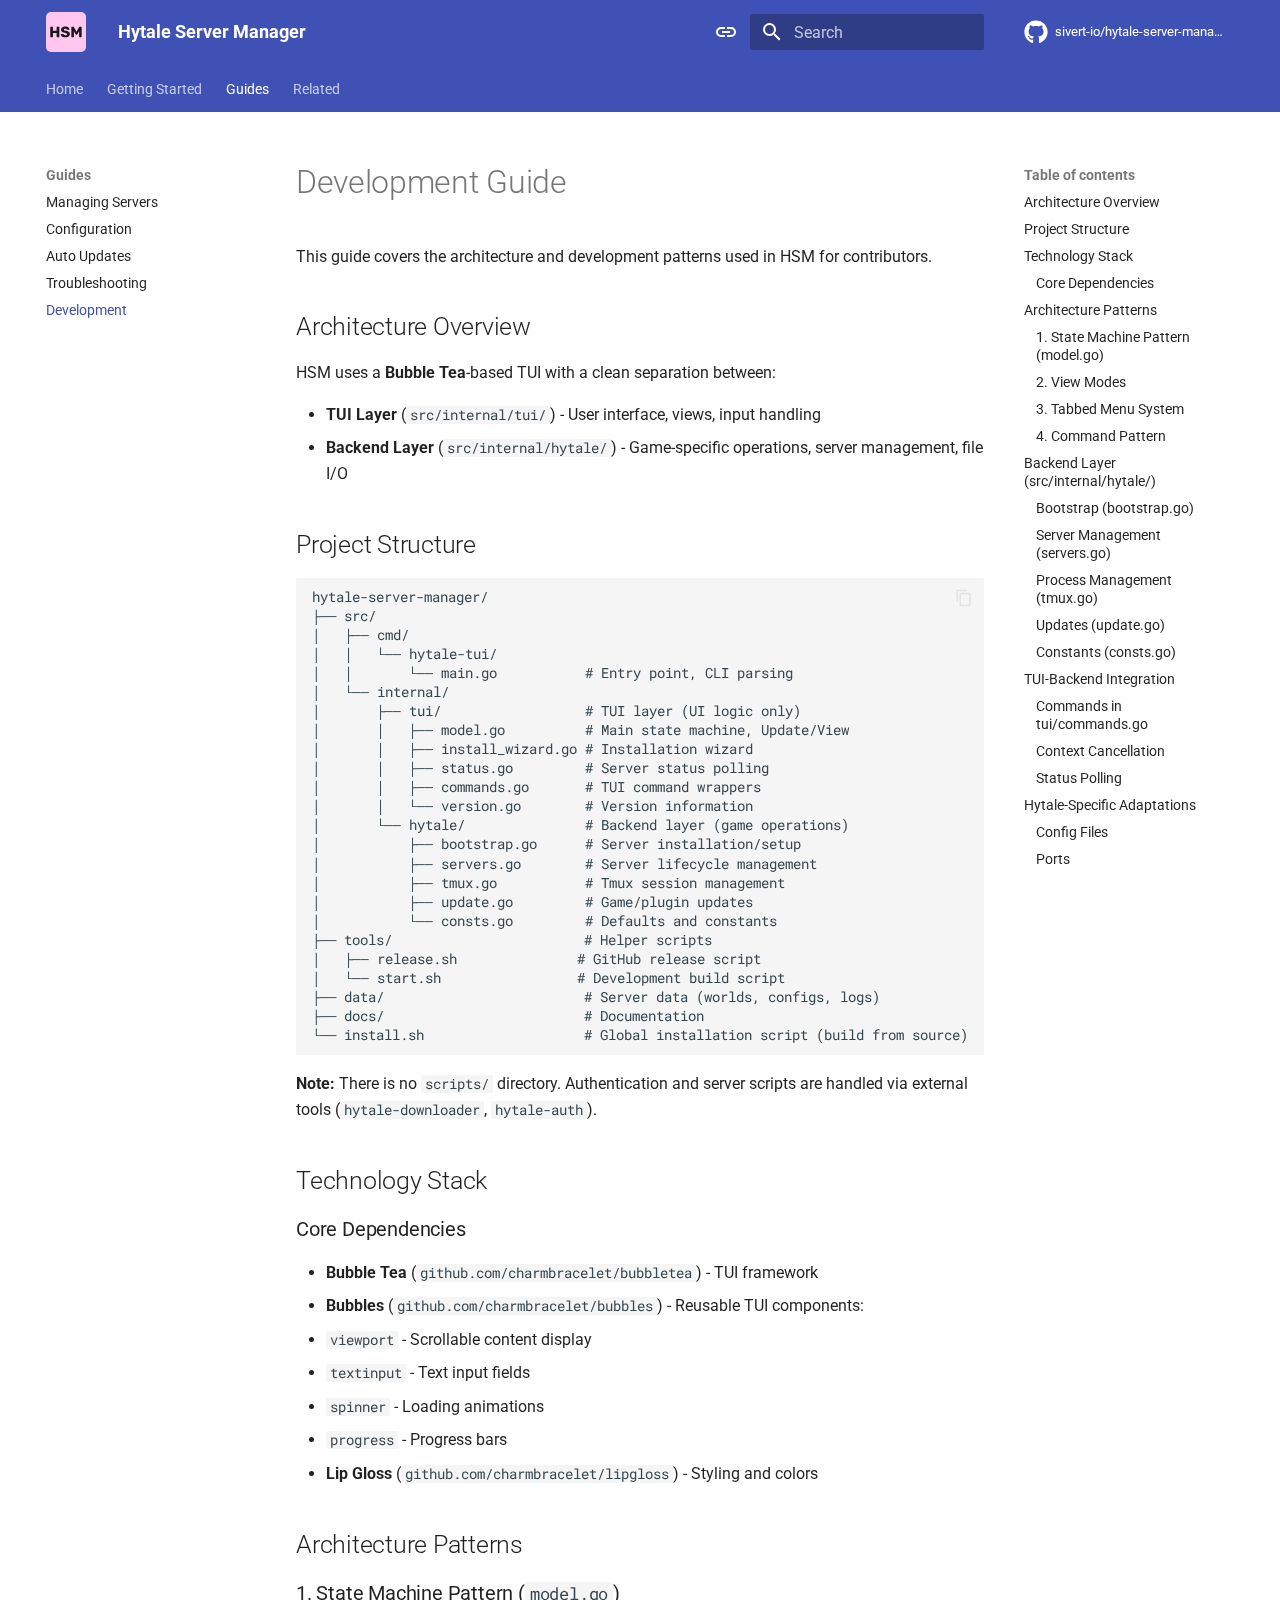
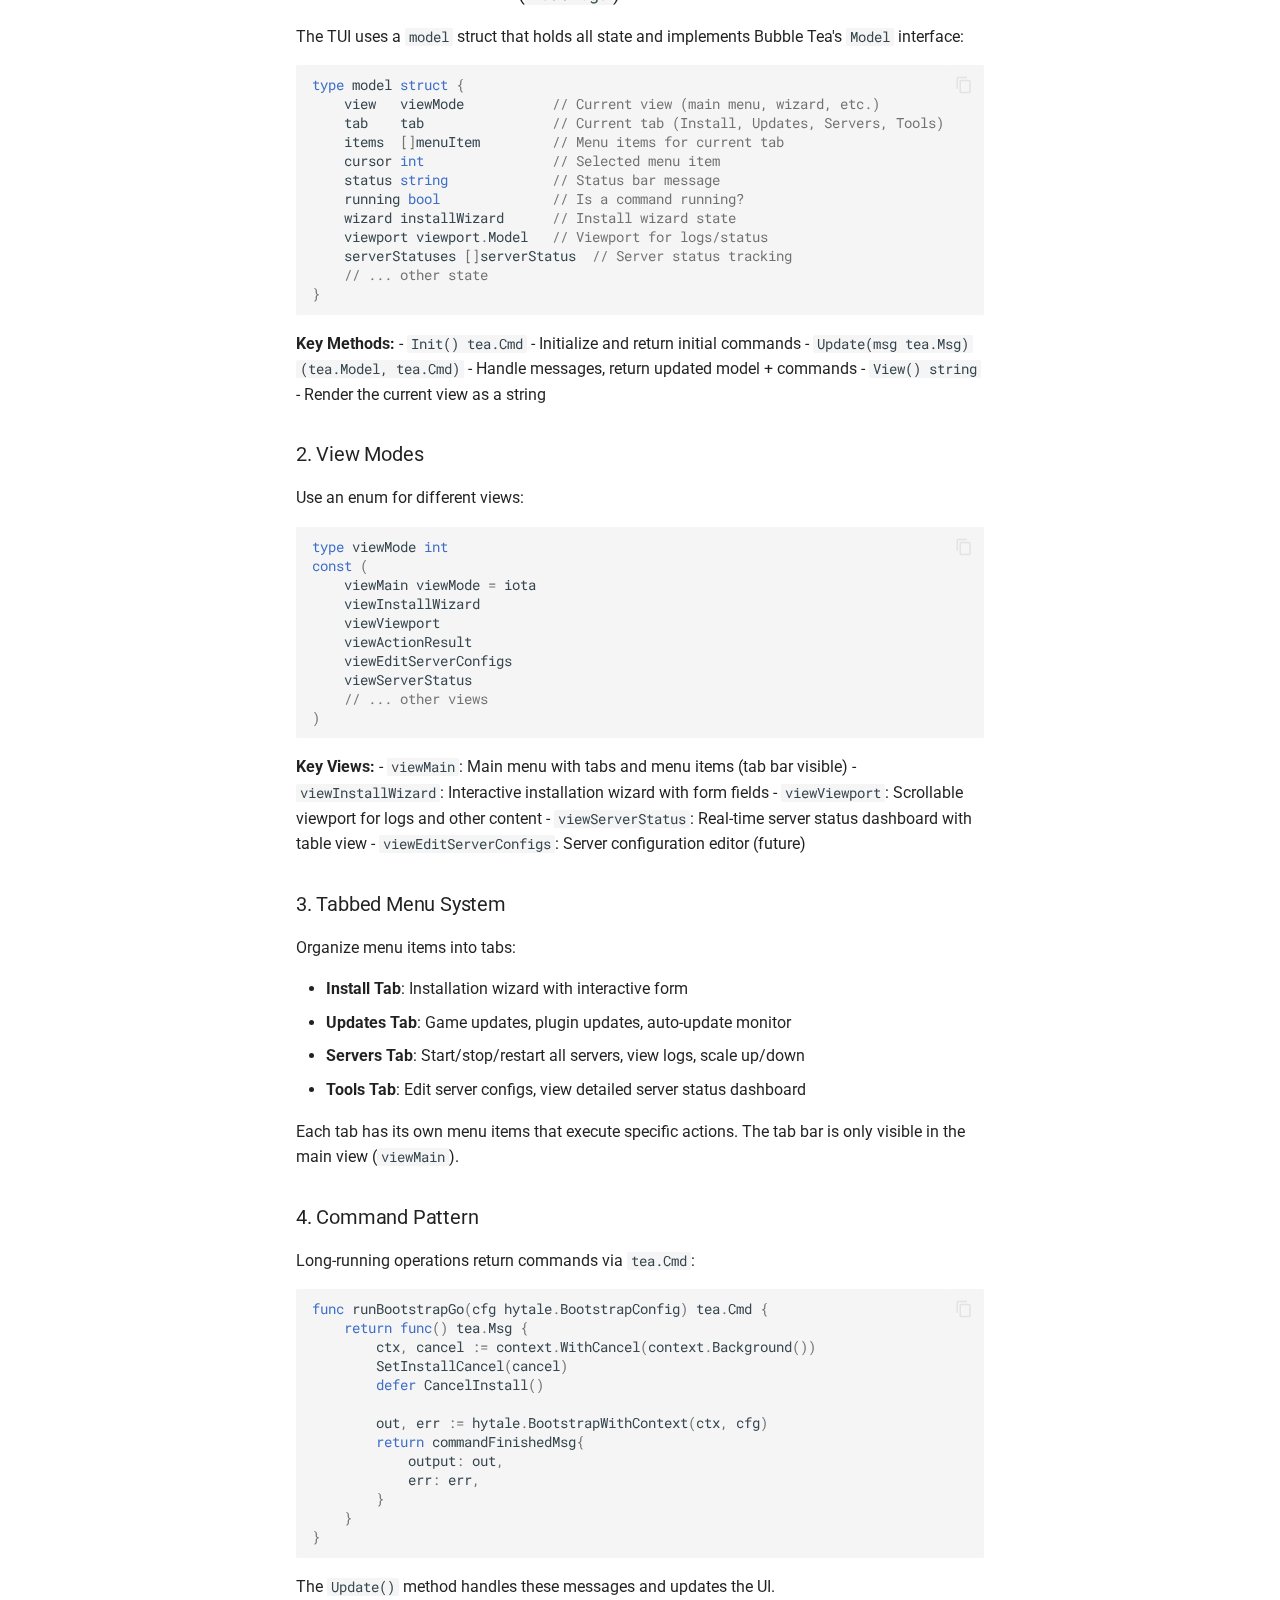
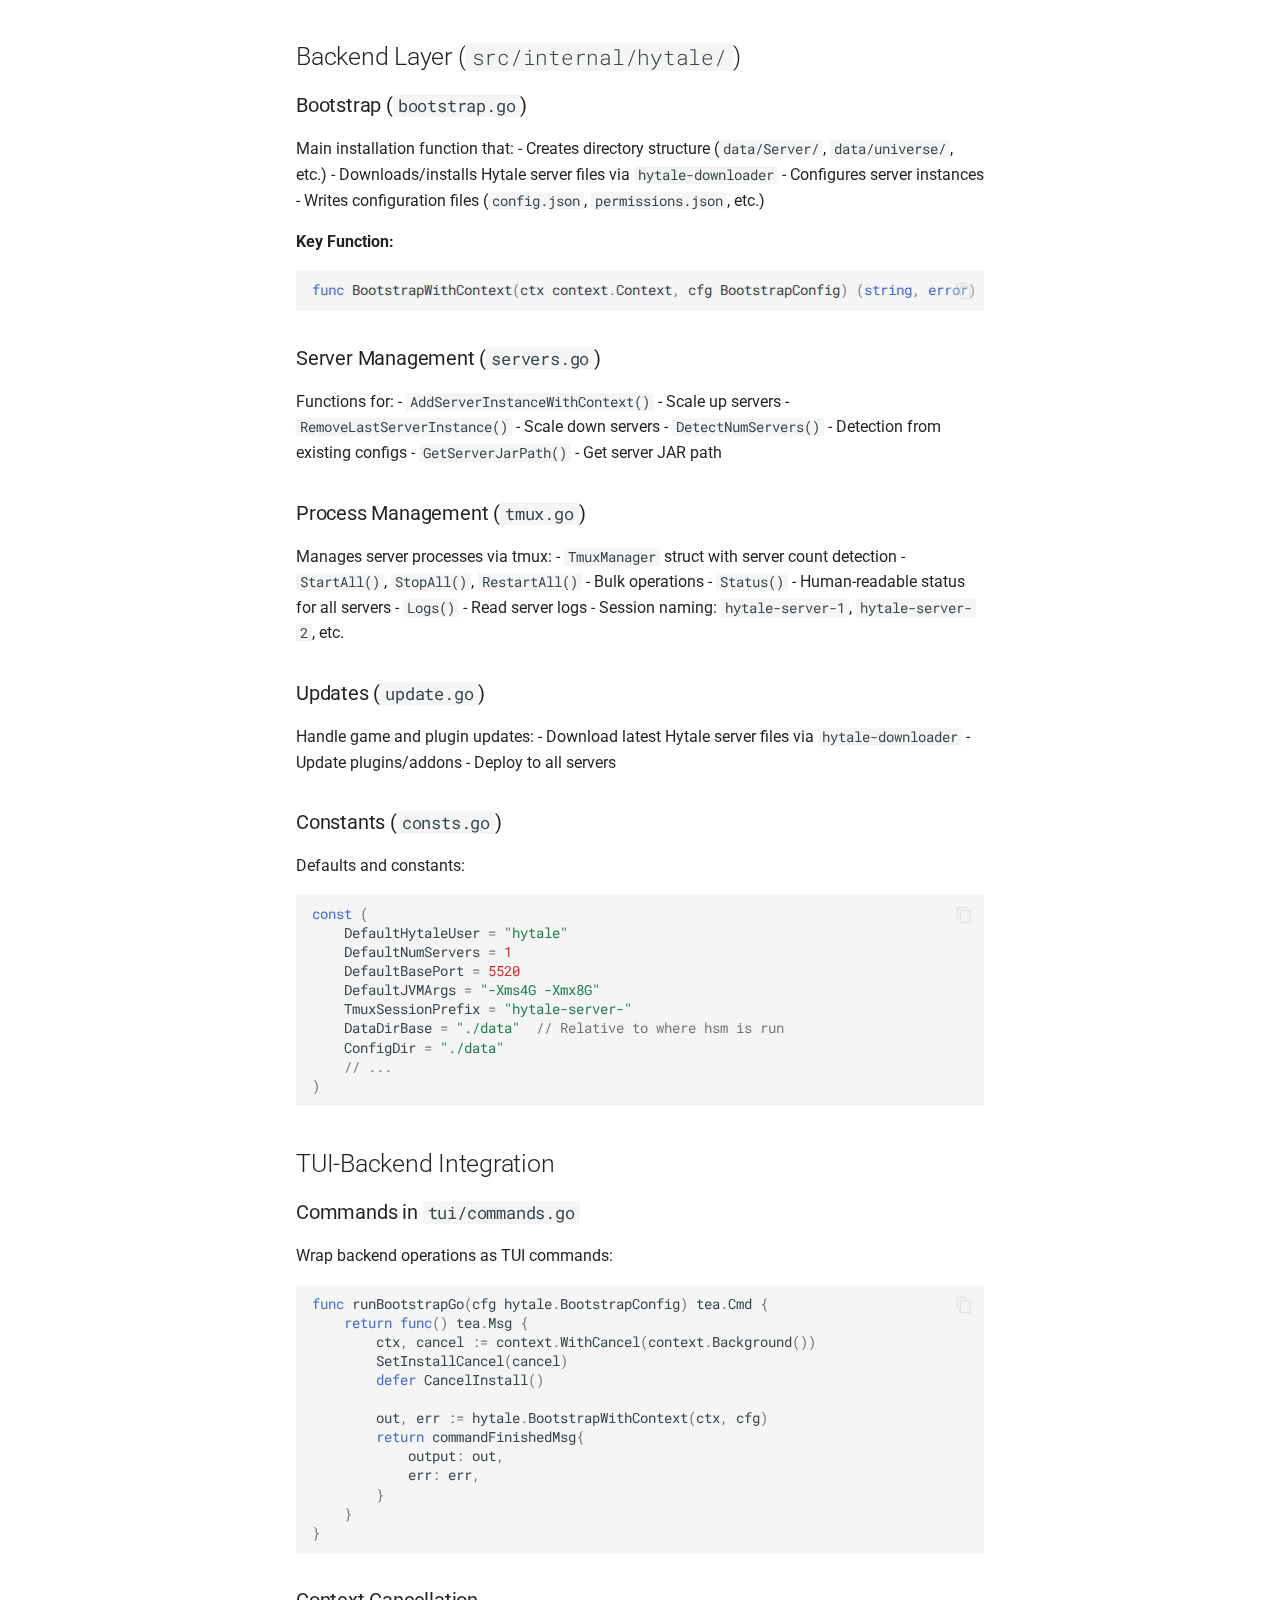
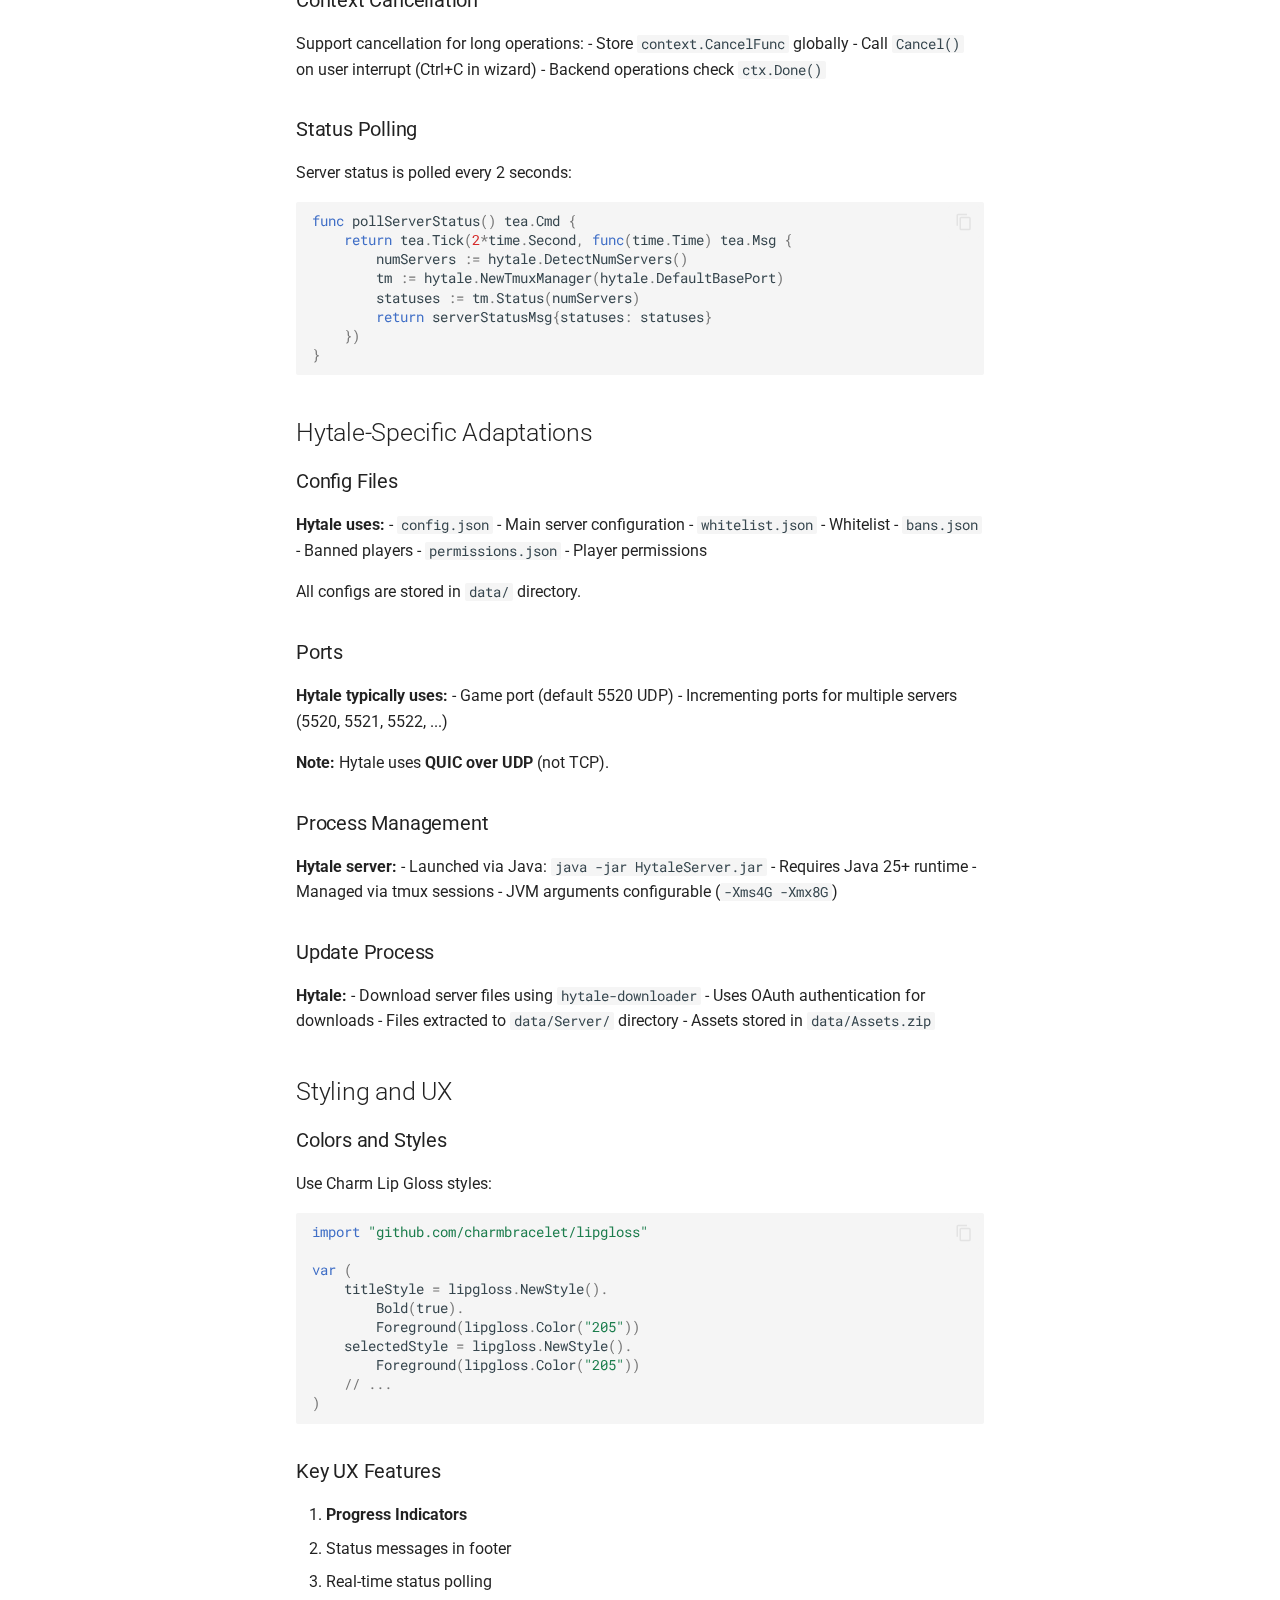
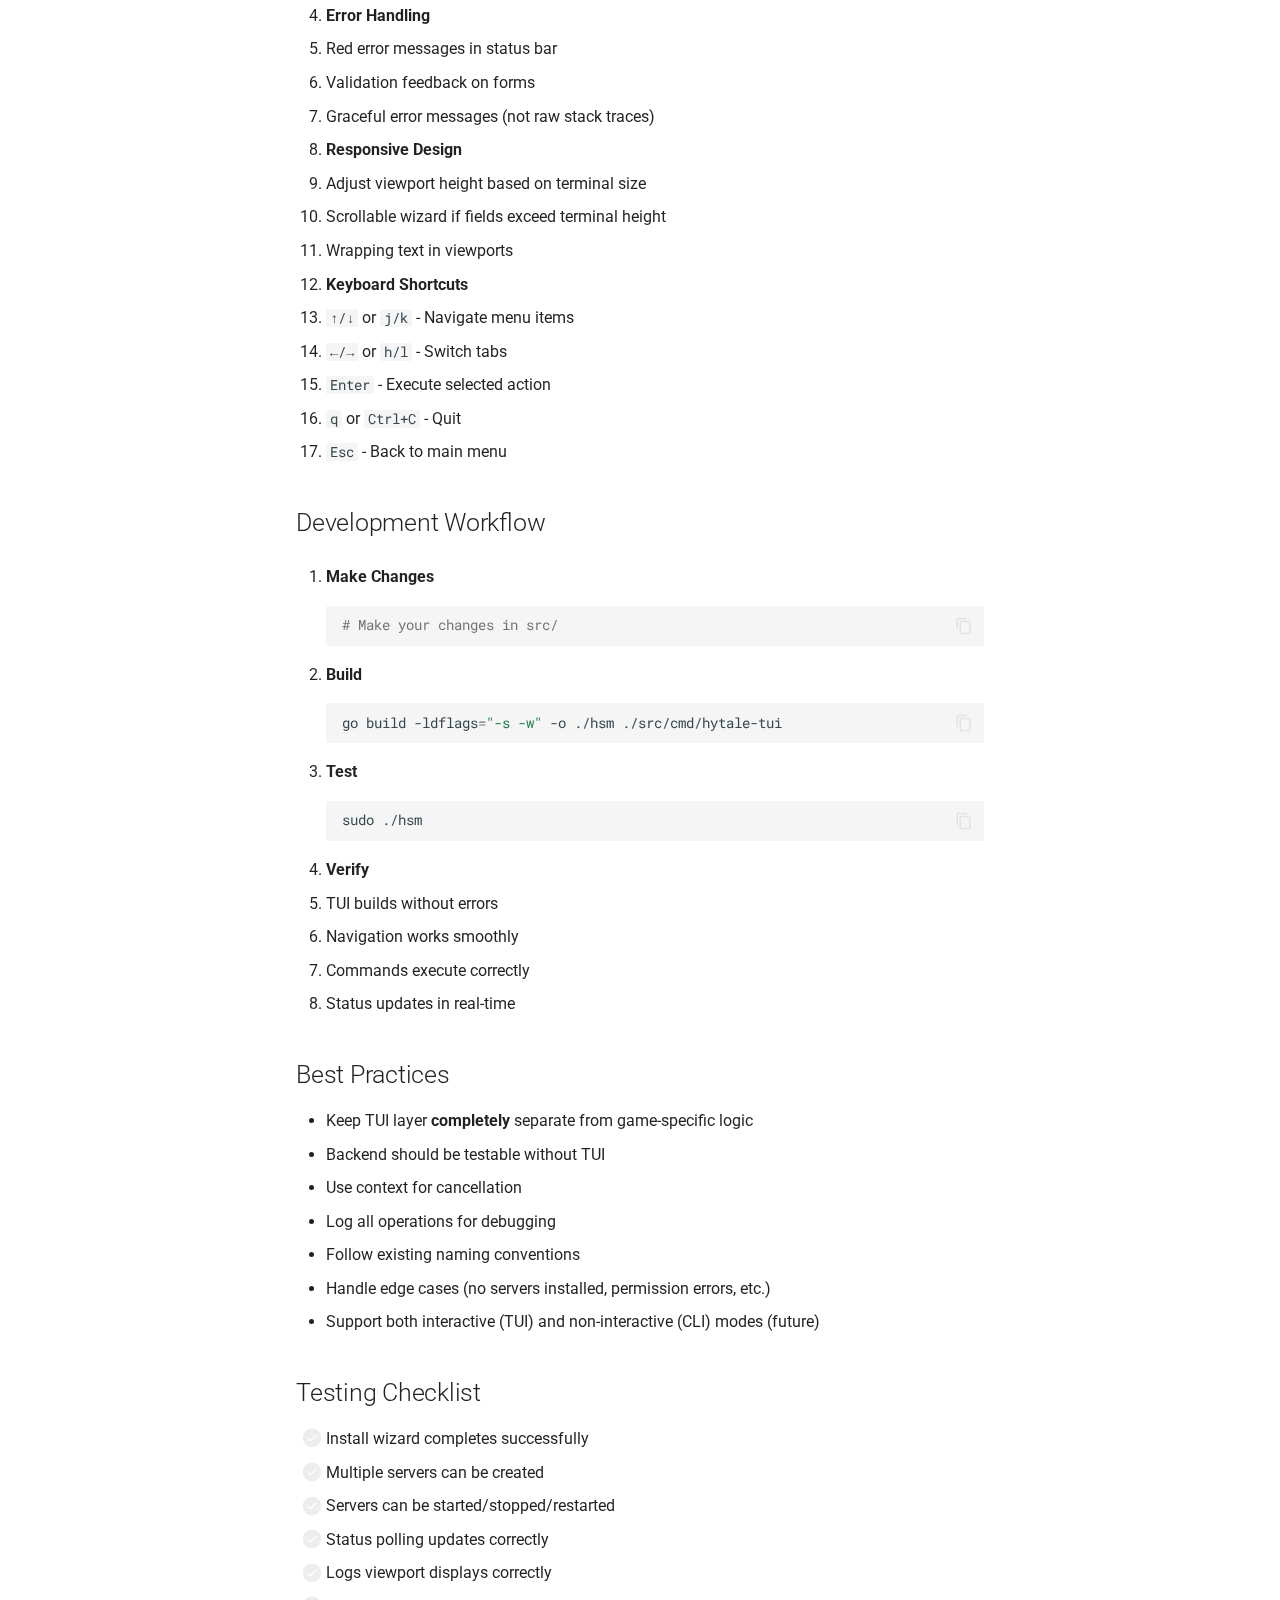
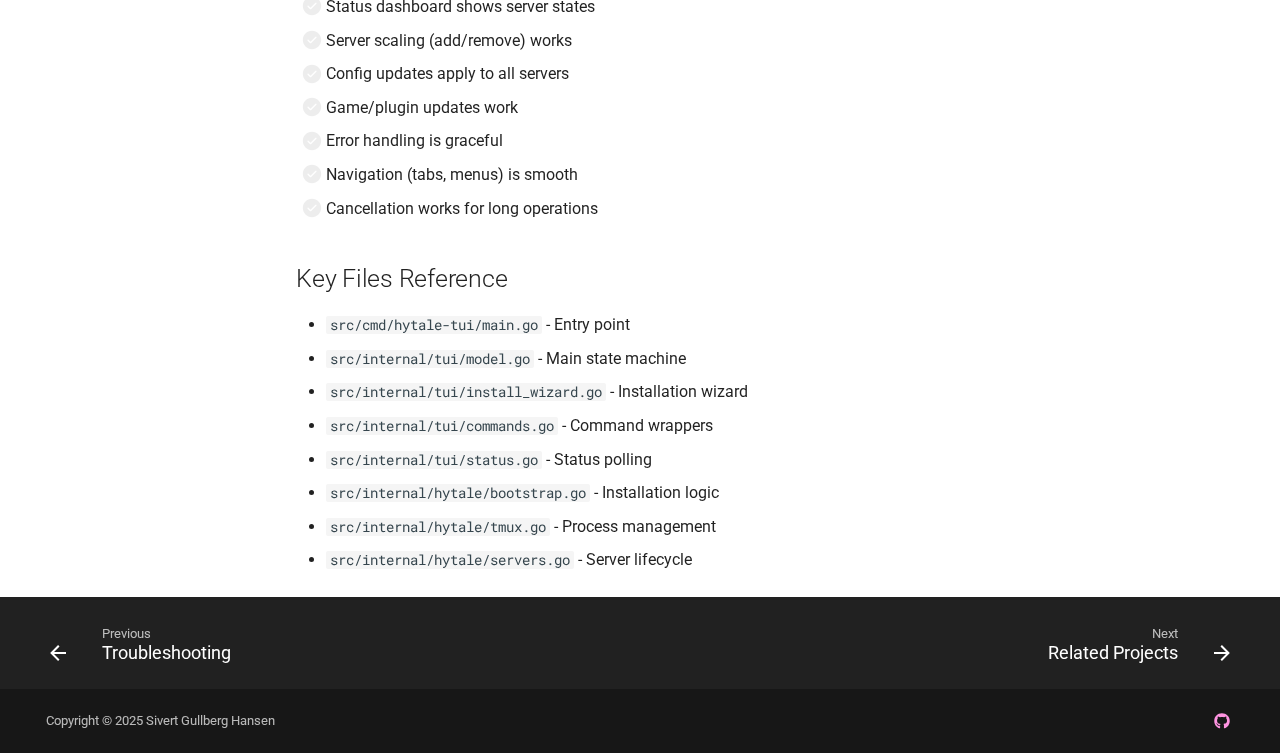
<file: guides/development/index.html>
<!DOCTYPE html><html lang="en" class="no-js"><head>
    
      <meta charset="utf-8">
      <meta name="viewport" content="width=device-width,initial-scale=1">
      
        <meta name="description" content="Terminal UI (TUI) for managing Hytale dedicated servers natively with auto-updates, OAuth authentication, and one-command installation.">
      
      
        <meta name="author" content="Sivert Gullberg Hansen">
      
      
        <link rel="canonical" href="https://hsm.sivert.io/guides/development/">
      
      
        <link rel="prev" href="../troubleshooting/">
      
      
        <link rel="next" href="../related-projects/">
      
      
        
      
      
      <link rel="icon" href="../../icon.svg">
      <meta name="generator" content="mkdocs-1.6.1, mkdocs-material-9.7.1">
    
    
      
        <title>Development - Hytale Server Manager</title>
      
    
    
      <link rel="stylesheet" href="../../assets/stylesheets/main.484c7ddc.min.css">
      
        
        <link rel="stylesheet" href="../../assets/stylesheets/palette.ab4e12ef.min.css">
      
      


    
    
      
    
    
      
        
        
        <link rel="preconnect" href="https://fonts.gstatic.com" crossorigin>
        <link rel="stylesheet" href="https://fonts.googleapis.com/css?family=Roboto:300,300i,400,400i,700,700i%7CRoboto+Mono:400,400i,700,700i&amp;display=fallback">
        <style>:root{--md-text-font:"Roboto";--md-code-font:"Roboto Mono"}</style>
      
    
    
      <link rel="stylesheet" href="../../stylesheets/extra.css">
    
    <script>__md_scope=new URL("../..",location),__md_hash=e=>[...e].reduce(((e,_)=>(e<<5)-e+_.charCodeAt(0)),0),__md_get=(e,_=localStorage,t=__md_scope)=>JSON.parse(_.getItem(t.pathname+"."+e)),__md_set=(e,_,t=localStorage,a=__md_scope)=>{try{t.setItem(a.pathname+"."+e,JSON.stringify(_))}catch(e){}}</script>
    
      

    
    
  <link href="../../assets/stylesheets/glightbox.min.css" rel="stylesheet"><script src="../../assets/javascripts/glightbox.min.js"></script><style id="glightbox-style">
            html.glightbox-open { overflow: initial; height: 100%; }
            .gslide-title { margin-top: 0px; user-select: text; }
            .gslide-desc { color: #666; user-select: text; }
            .gslide-image img { background: white; }
            .gscrollbar-fixer { padding-right: 15px; }
            .gdesc-inner { font-size: 0.75rem; }
            body[data-md-color-scheme="slate"] .gdesc-inner { background: var(--md-default-bg-color); }
            body[data-md-color-scheme="slate"] .gslide-title { color: var(--md-default-fg-color); }
            body[data-md-color-scheme="slate"] .gslide-desc { color: var(--md-default-fg-color); }
        </style></head>
  
  
    
    
      
    
    
    
    
    <body dir="ltr" data-md-color-scheme="default" data-md-color-primary="indigo" data-md-color-accent="indigo">
  
    
    <input class="md-toggle" data-md-toggle="drawer" type="checkbox" id="__drawer" autocomplete="off">
    <input class="md-toggle" data-md-toggle="search" type="checkbox" id="__search" autocomplete="off">
    <label class="md-overlay" for="__drawer"></label>
    <div data-md-component="skip">
      
        
        <a href="#development-guide" class="md-skip">
          Skip to content
        </a>
      
    </div>
    <div data-md-component="announce">
      
    </div>
    
    
      

<header class="md-header" data-md-component="header">
  <nav class="md-header__inner md-grid" aria-label="Header">
    <a href="../.." title="Hytale Server Manager" class="md-header__button md-logo" aria-label="Hytale Server Manager" data-md-component="logo">
      
  <img src="../../icon.svg" alt="logo">

    </a>
    <label class="md-header__button md-icon" for="__drawer">
      
      <svg xmlns="http://www.w3.org/2000/svg" viewBox="0 0 24 24"><path d="M3 6h18v2H3zm0 5h18v2H3zm0 5h18v2H3z"></path></svg>
    </label>
    <div class="md-header__title" data-md-component="header-title">
      <div class="md-header__ellipsis">
        <div class="md-header__topic">
          <span class="md-ellipsis">
            Hytale Server Manager
          </span>
        </div>
        <div class="md-header__topic" data-md-component="header-topic">
          <span class="md-ellipsis">
            
              Development
            
          </span>
        </div>
      </div>
    </div>
    
      
        <form class="md-header__option" data-md-component="palette">
  
    
    
    
    <input class="md-option" data-md-color-media="(prefers-color-scheme)" data-md-color-scheme="default" data-md-color-primary="indigo" data-md-color-accent="indigo" aria-label="Switch to light mode" type="radio" name="__palette" id="__palette_0">
    
      <label class="md-header__button md-icon" title="Switch to light mode" for="__palette_1" hidden>
        <svg xmlns="http://www.w3.org/2000/svg" viewBox="0 0 24 24"><path d="M3.9 12c0-1.71 1.39-3.1 3.1-3.1h4V7H7a5 5 0 0 0-5 5 5 5 0 0 0 5 5h4v-1.9H7c-1.71 0-3.1-1.39-3.1-3.1M8 13h8v-2H8zm9-6h-4v1.9h4c1.71 0 3.1 1.39 3.1 3.1s-1.39 3.1-3.1 3.1h-4V17h4a5 5 0 0 0 5-5 5 5 0 0 0-5-5"></path></svg>
      </label>
    
  
    
    
    
    <input class="md-option" data-md-color-media="(prefers-color-scheme: light)" data-md-color-scheme="default" data-md-color-primary="indigo" data-md-color-accent="indigo" aria-label="Switch to dark mode" type="radio" name="__palette" id="__palette_1">
    
      <label class="md-header__button md-icon" title="Switch to dark mode" for="__palette_2" hidden>
        <svg xmlns="http://www.w3.org/2000/svg" viewBox="0 0 24 24"><path d="M17 7H7a5 5 0 0 0-5 5 5 5 0 0 0 5 5h10a5 5 0 0 0 5-5 5 5 0 0 0-5-5m0 8a3 3 0 0 1-3-3 3 3 0 0 1 3-3 3 3 0 0 1 3 3 3 3 0 0 1-3 3"></path></svg>
      </label>
    
  
    
    
    
    <input class="md-option" data-md-color-media="(prefers-color-scheme: dark)" data-md-color-scheme="slate" data-md-color-primary="indigo" data-md-color-accent="indigo" aria-label="Switch to system preference" type="radio" name="__palette" id="__palette_2">
    
      <label class="md-header__button md-icon" title="Switch to system preference" for="__palette_0" hidden>
        <svg xmlns="http://www.w3.org/2000/svg" viewBox="0 0 24 24"><path d="M17 6H7c-3.31 0-6 2.69-6 6s2.69 6 6 6h10c3.31 0 6-2.69 6-6s-2.69-6-6-6m0 10H7c-2.21 0-4-1.79-4-4s1.79-4 4-4h10c2.21 0 4 1.79 4 4s-1.79 4-4 4M7 9c-1.66 0-3 1.34-3 3s1.34 3 3 3 3-1.34 3-3-1.34-3-3-3"></path></svg>
      </label>
    
  
</form>
      
    
    
      <script>var palette=__md_get("__palette");if(palette&&palette.color){if("(prefers-color-scheme)"===palette.color.media){var media=matchMedia("(prefers-color-scheme: light)"),input=document.querySelector(media.matches?"[data-md-color-media='(prefers-color-scheme: light)']":"[data-md-color-media='(prefers-color-scheme: dark)']");palette.color.media=input.getAttribute("data-md-color-media"),palette.color.scheme=input.getAttribute("data-md-color-scheme"),palette.color.primary=input.getAttribute("data-md-color-primary"),palette.color.accent=input.getAttribute("data-md-color-accent")}for(var[key,value]of Object.entries(palette.color))document.body.setAttribute("data-md-color-"+key,value)}</script>
    
    
    
      
      
        <label class="md-header__button md-icon" for="__search">
          
          <svg xmlns="http://www.w3.org/2000/svg" viewBox="0 0 24 24"><path d="M9.5 3A6.5 6.5 0 0 1 16 9.5c0 1.61-.59 3.09-1.56 4.23l.27.27h.79l5 5-1.5 1.5-5-5v-.79l-.27-.27A6.52 6.52 0 0 1 9.5 16 6.5 6.5 0 0 1 3 9.5 6.5 6.5 0 0 1 9.5 3m0 2C7 5 5 7 5 9.5S7 14 9.5 14 14 12 14 9.5 12 5 9.5 5"></path></svg>
        </label>
        <div class="md-search" data-md-component="search" role="dialog">
  <label class="md-search__overlay" for="__search"></label>
  <div class="md-search__inner" role="search">
    <form class="md-search__form" name="search">
      <input type="text" class="md-search__input" name="query" aria-label="Search" placeholder="Search" autocapitalize="off" autocorrect="off" autocomplete="off" spellcheck="false" data-md-component="search-query" required>
      <label class="md-search__icon md-icon" for="__search">
        
        <svg xmlns="http://www.w3.org/2000/svg" viewBox="0 0 24 24"><path d="M9.5 3A6.5 6.5 0 0 1 16 9.5c0 1.61-.59 3.09-1.56 4.23l.27.27h.79l5 5-1.5 1.5-5-5v-.79l-.27-.27A6.52 6.52 0 0 1 9.5 16 6.5 6.5 0 0 1 3 9.5 6.5 6.5 0 0 1 9.5 3m0 2C7 5 5 7 5 9.5S7 14 9.5 14 14 12 14 9.5 12 5 9.5 5"></path></svg>
        
        <svg xmlns="http://www.w3.org/2000/svg" viewBox="0 0 24 24"><path d="M20 11v2H8l5.5 5.5-1.42 1.42L4.16 12l7.92-7.92L13.5 5.5 8 11z"></path></svg>
      </label>
      <nav class="md-search__options" aria-label="Search">
        
          <a href="javascript:void(0)" class="md-search__icon md-icon" title="Share" aria-label="Share" data-clipboard data-clipboard-text="" data-md-component="search-share" tabindex="-1">
            
            <svg xmlns="http://www.w3.org/2000/svg" viewBox="0 0 24 24"><path d="M18 16.08c-.76 0-1.44.3-1.96.77L8.91 12.7c.05-.23.09-.46.09-.7s-.04-.47-.09-.7l7.05-4.11c.54.5 1.25.81 2.04.81a3 3 0 0 0 3-3 3 3 0 0 0-3-3 3 3 0 0 0-3 3c0 .24.04.47.09.7L8.04 9.81C7.5 9.31 6.79 9 6 9a3 3 0 0 0-3 3 3 3 0 0 0 3 3c.79 0 1.5-.31 2.04-.81l7.12 4.15c-.05.21-.08.43-.08.66 0 1.61 1.31 2.91 2.92 2.91s2.92-1.3 2.92-2.91A2.92 2.92 0 0 0 18 16.08"></path></svg>
          </a>
        
        <button type="reset" class="md-search__icon md-icon" title="Clear" aria-label="Clear" tabindex="-1">
          
          <svg xmlns="http://www.w3.org/2000/svg" viewBox="0 0 24 24"><path d="M19 6.41 17.59 5 12 10.59 6.41 5 5 6.41 10.59 12 5 17.59 6.41 19 12 13.41 17.59 19 19 17.59 13.41 12z"></path></svg>
        </button>
      </nav>
      
        <div class="md-search__suggest" data-md-component="search-suggest"></div>
      
    </form>
    <div class="md-search__output">
      <div class="md-search__scrollwrap" tabindex="0" data-md-scrollfix>
        <div class="md-search-result" data-md-component="search-result">
          <div class="md-search-result__meta">
            Initializing search
          </div>
          <ol class="md-search-result__list" role="presentation"></ol>
        </div>
      </div>
    </div>
  </div>
</div>
      
    
    
      <div class="md-header__source">
        <a href="https://github.com/sivert-io/hytale-server-manager" title="Go to repository" class="md-source" data-md-component="source">
  <div class="md-source__icon md-icon">
    
    <svg xmlns="http://www.w3.org/2000/svg" viewBox="0 0 512 512"><!--! Font Awesome Free 7.1.0 by @fontawesome - https://fontawesome.com License - https://fontawesome.com/license/free (Icons: CC BY 4.0, Fonts: SIL OFL 1.1, Code: MIT License) Copyright 2025 Fonticons, Inc.--><path d="M173.9 397.4c0 2-2.3 3.6-5.2 3.6-3.3.3-5.6-1.3-5.6-3.6 0-2 2.3-3.6 5.2-3.6 3-.3 5.6 1.3 5.6 3.6m-31.1-4.5c-.7 2 1.3 4.3 4.3 4.9 2.6 1 5.6 0 6.2-2s-1.3-4.3-4.3-5.2c-2.6-.7-5.5.3-6.2 2.3m44.2-1.7c-2.9.7-4.9 2.6-4.6 4.9.3 2 2.9 3.3 5.9 2.6 2.9-.7 4.9-2.6 4.6-4.6-.3-1.9-3-3.2-5.9-2.9M252.8 8C114.1 8 8 113.3 8 252c0 110.9 69.8 205.8 169.5 239.2 12.8 2.3 17.3-5.6 17.3-12.1 0-6.2-.3-40.4-.3-61.4 0 0-70 15-84.7-29.8 0 0-11.4-29.1-27.8-36.6 0 0-22.9-15.7 1.6-15.4 0 0 24.9 2 38.6 25.8 21.9 38.6 58.6 27.5 72.9 20.9 2.3-16 8.8-27.1 16-33.7-55.9-6.2-112.3-14.3-112.3-110.5 0-27.5 7.6-41.3 23.6-58.9-2.6-6.5-11.1-33.3 2.6-67.9 20.9-6.5 69 27 69 27 20-5.6 41.5-8.5 62.8-8.5s42.8 2.9 62.8 8.5c0 0 48.1-33.6 69-27 13.7 34.7 5.2 61.4 2.6 67.9 16 17.7 25.8 31.5 25.8 58.9 0 96.5-58.9 104.2-114.8 110.5 9.2 7.9 17 22.9 17 46.4 0 33.7-.3 75.4-.3 83.6 0 6.5 4.6 14.4 17.3 12.1C436.2 457.8 504 362.9 504 252 504 113.3 391.5 8 252.8 8M105.2 352.9c-1.3 1-1 3.3.7 5.2 1.6 1.6 3.9 2.3 5.2 1 1.3-1 1-3.3-.7-5.2-1.6-1.6-3.9-2.3-5.2-1m-10.8-8.1c-.7 1.3.3 2.9 2.3 3.9 1.6 1 3.6.7 4.3-.7.7-1.3-.3-2.9-2.3-3.9-2-.6-3.6-.3-4.3.7m32.4 35.6c-1.6 1.3-1 4.3 1.3 6.2 2.3 2.3 5.2 2.6 6.5 1 1.3-1.3.7-4.3-1.3-6.2-2.2-2.3-5.2-2.6-6.5-1m-11.4-14.7c-1.6 1-1.6 3.6 0 5.9s4.3 3.3 5.6 2.3c1.6-1.3 1.6-3.9 0-6.2-1.4-2.3-4-3.3-5.6-2"></path></svg>
  </div>
  <div class="md-source__repository">
    sivert-io/hytale-server-manager
  </div>
</a>
      </div>
    
  </nav>
  
</header>
    
    <div class="md-container" data-md-component="container">
      
      
        
          
            
<nav class="md-tabs" aria-label="Tabs" data-md-component="tabs">
  <div class="md-grid">
    <ul class="md-tabs__list">
      
        
  
  
  
  
    <li class="md-tabs__item">
      <a href="../.." class="md-tabs__link">
        
  
  
    
  
  Home

      </a>
    </li>
  

      
        
  
  
  
  
    
    
      <li class="md-tabs__item">
        <a href="../../getting-started/quick-start/" class="md-tabs__link">
          
  
  
    
  
  Getting Started

        </a>
      </li>
    
  

      
        
  
  
  
    
  
  
    
    
      <li class="md-tabs__item md-tabs__item--active">
        <a href="../managing-servers/" class="md-tabs__link">
          
  
  
    
  
  Guides

        </a>
      </li>
    
  

      
        
  
  
  
  
    
    
      <li class="md-tabs__item">
        <a href="../related-projects/" class="md-tabs__link">
          
  
  
    
  
  Related

        </a>
      </li>
    
  

      
    </ul>
  </div>
</nav>
          
        
      
      <main class="md-main" data-md-component="main">
        <div class="md-main__inner md-grid">
          
            
              
              <div class="md-sidebar md-sidebar--primary" data-md-component="sidebar" data-md-type="navigation">
                <div class="md-sidebar__scrollwrap">
                  <div class="md-sidebar__inner">
                    


  


<nav class="md-nav md-nav--primary md-nav--lifted" aria-label="Navigation" data-md-level="0">
  <label class="md-nav__title" for="__drawer">
    <a href="../.." title="Hytale Server Manager" class="md-nav__button md-logo" aria-label="Hytale Server Manager" data-md-component="logo">
      
  <img src="../../icon.svg" alt="logo">

    </a>
    Hytale Server Manager
  </label>
  
    <div class="md-nav__source">
      <a href="https://github.com/sivert-io/hytale-server-manager" title="Go to repository" class="md-source" data-md-component="source">
  <div class="md-source__icon md-icon">
    
    <svg xmlns="http://www.w3.org/2000/svg" viewBox="0 0 512 512"><!--! Font Awesome Free 7.1.0 by @fontawesome - https://fontawesome.com License - https://fontawesome.com/license/free (Icons: CC BY 4.0, Fonts: SIL OFL 1.1, Code: MIT License) Copyright 2025 Fonticons, Inc.--><path d="M173.9 397.4c0 2-2.3 3.6-5.2 3.6-3.3.3-5.6-1.3-5.6-3.6 0-2 2.3-3.6 5.2-3.6 3-.3 5.6 1.3 5.6 3.6m-31.1-4.5c-.7 2 1.3 4.3 4.3 4.9 2.6 1 5.6 0 6.2-2s-1.3-4.3-4.3-5.2c-2.6-.7-5.5.3-6.2 2.3m44.2-1.7c-2.9.7-4.9 2.6-4.6 4.9.3 2 2.9 3.3 5.9 2.6 2.9-.7 4.9-2.6 4.6-4.6-.3-1.9-3-3.2-5.9-2.9M252.8 8C114.1 8 8 113.3 8 252c0 110.9 69.8 205.8 169.5 239.2 12.8 2.3 17.3-5.6 17.3-12.1 0-6.2-.3-40.4-.3-61.4 0 0-70 15-84.7-29.8 0 0-11.4-29.1-27.8-36.6 0 0-22.9-15.7 1.6-15.4 0 0 24.9 2 38.6 25.8 21.9 38.6 58.6 27.5 72.9 20.9 2.3-16 8.8-27.1 16-33.7-55.9-6.2-112.3-14.3-112.3-110.5 0-27.5 7.6-41.3 23.6-58.9-2.6-6.5-11.1-33.3 2.6-67.9 20.9-6.5 69 27 69 27 20-5.6 41.5-8.5 62.8-8.5s42.8 2.9 62.8 8.5c0 0 48.1-33.6 69-27 13.7 34.7 5.2 61.4 2.6 67.9 16 17.7 25.8 31.5 25.8 58.9 0 96.5-58.9 104.2-114.8 110.5 9.2 7.9 17 22.9 17 46.4 0 33.7-.3 75.4-.3 83.6 0 6.5 4.6 14.4 17.3 12.1C436.2 457.8 504 362.9 504 252 504 113.3 391.5 8 252.8 8M105.2 352.9c-1.3 1-1 3.3.7 5.2 1.6 1.6 3.9 2.3 5.2 1 1.3-1 1-3.3-.7-5.2-1.6-1.6-3.9-2.3-5.2-1m-10.8-8.1c-.7 1.3.3 2.9 2.3 3.9 1.6 1 3.6.7 4.3-.7.7-1.3-.3-2.9-2.3-3.9-2-.6-3.6-.3-4.3.7m32.4 35.6c-1.6 1.3-1 4.3 1.3 6.2 2.3 2.3 5.2 2.6 6.5 1 1.3-1.3.7-4.3-1.3-6.2-2.2-2.3-5.2-2.6-6.5-1m-11.4-14.7c-1.6 1-1.6 3.6 0 5.9s4.3 3.3 5.6 2.3c1.6-1.3 1.6-3.9 0-6.2-1.4-2.3-4-3.3-5.6-2"></path></svg>
  </div>
  <div class="md-source__repository">
    sivert-io/hytale-server-manager
  </div>
</a>
    </div>
  
  <ul class="md-nav__list" data-md-scrollfix>
    
      
      
  
  
  
  
    <li class="md-nav__item">
      <a href="../.." class="md-nav__link">
        
  
  
  <span class="md-ellipsis">
    
  
    Home
  

    
  </span>
  
  

      </a>
    </li>
  

    
      
      
  
  
  
  
    
    
      
        
      
        
      
    
    
    
      
      
        
      
    
    
    <li class="md-nav__item md-nav__item--nested">
      
        
        
        <input class="md-nav__toggle md-toggle " type="checkbox" id="__nav_2">
        
          
          <label class="md-nav__link" for="__nav_2" id="__nav_2_label" tabindex="0">
            
  
  
  <span class="md-ellipsis">
    
  
    Getting Started
  

    
  </span>
  
  

            <span class="md-nav__icon md-icon"></span>
          </label>
        
        <nav class="md-nav" data-md-level="1" aria-labelledby="__nav_2_label" aria-expanded="false">
          <label class="md-nav__title" for="__nav_2">
            <span class="md-nav__icon md-icon"></span>
            
  
    Getting Started
  

          </label>
          <ul class="md-nav__list" data-md-scrollfix>
            
              
                
  
  
  
  
    <li class="md-nav__item">
      <a href="../../getting-started/quick-start/" class="md-nav__link">
        
  
  
  <span class="md-ellipsis">
    
  
    Quick Start
  

    
  </span>
  
  

      </a>
    </li>
  

              
            
              
                
  
  
  
  
    <li class="md-nav__item">
      <a href="../../getting-started/server-setup/" class="md-nav__link">
        
  
  
  <span class="md-ellipsis">
    
  
    Server Setup
  

    
  </span>
  
  

      </a>
    </li>
  

              
            
          </ul>
        </nav>
      
    </li>
  

    
      
      
  
  
    
  
  
  
    
    
      
        
      
        
      
        
      
        
      
        
      
    
    
    
      
        
        
      
      
        
      
    
    
    <li class="md-nav__item md-nav__item--active md-nav__item--section md-nav__item--nested">
      
        
        
        <input class="md-nav__toggle md-toggle " type="checkbox" id="__nav_3" checked>
        
          
          <label class="md-nav__link" for="__nav_3" id="__nav_3_label" tabindex="">
            
  
  
  <span class="md-ellipsis">
    
  
    Guides
  

    
  </span>
  
  

            <span class="md-nav__icon md-icon"></span>
          </label>
        
        <nav class="md-nav" data-md-level="1" aria-labelledby="__nav_3_label" aria-expanded="true">
          <label class="md-nav__title" for="__nav_3">
            <span class="md-nav__icon md-icon"></span>
            
  
    Guides
  

          </label>
          <ul class="md-nav__list" data-md-scrollfix>
            
              
                
  
  
  
  
    <li class="md-nav__item">
      <a href="../managing-servers/" class="md-nav__link">
        
  
  
  <span class="md-ellipsis">
    
  
    Managing Servers
  

    
  </span>
  
  

      </a>
    </li>
  

              
            
              
                
  
  
  
  
    <li class="md-nav__item">
      <a href="../configuration/" class="md-nav__link">
        
  
  
  <span class="md-ellipsis">
    
  
    Configuration
  

    
  </span>
  
  

      </a>
    </li>
  

              
            
              
                
  
  
  
  
    <li class="md-nav__item">
      <a href="../auto-updates/" class="md-nav__link">
        
  
  
  <span class="md-ellipsis">
    
  
    Auto Updates
  

    
  </span>
  
  

      </a>
    </li>
  

              
            
              
                
  
  
  
  
    <li class="md-nav__item">
      <a href="../troubleshooting/" class="md-nav__link">
        
  
  
  <span class="md-ellipsis">
    
  
    Troubleshooting
  

    
  </span>
  
  

      </a>
    </li>
  

              
            
              
                
  
  
    
  
  
  
    <li class="md-nav__item md-nav__item--active">
      
      <input class="md-nav__toggle md-toggle" type="checkbox" id="__toc">
      
      
        
      
      
        <label class="md-nav__link md-nav__link--active" for="__toc">
          
  
  
  <span class="md-ellipsis">
    
  
    Development
  

    
  </span>
  
  

          <span class="md-nav__icon md-icon"></span>
        </label>
      
      <a href="./" class="md-nav__link md-nav__link--active">
        
  
  
  <span class="md-ellipsis">
    
  
    Development
  

    
  </span>
  
  

      </a>
      
        

<nav class="md-nav md-nav--secondary" aria-label="Table of contents">
  
  
  
    
  
  
    <label class="md-nav__title" for="__toc">
      <span class="md-nav__icon md-icon"></span>
      Table of contents
    </label>
    <ul class="md-nav__list" data-md-component="toc" data-md-scrollfix>
      
        <li class="md-nav__item">
  <a href="#architecture-overview" class="md-nav__link">
    <span class="md-ellipsis">
      
        Architecture Overview
      
    </span>
  </a>
  
</li>
      
        <li class="md-nav__item">
  <a href="#project-structure" class="md-nav__link">
    <span class="md-ellipsis">
      
        Project Structure
      
    </span>
  </a>
  
</li>
      
        <li class="md-nav__item">
  <a href="#technology-stack" class="md-nav__link">
    <span class="md-ellipsis">
      
        Technology Stack
      
    </span>
  </a>
  
    <nav class="md-nav" aria-label="Technology Stack">
      <ul class="md-nav__list">
        
          <li class="md-nav__item">
  <a href="#core-dependencies" class="md-nav__link">
    <span class="md-ellipsis">
      
        Core Dependencies
      
    </span>
  </a>
  
</li>
        
      </ul>
    </nav>
  
</li>
      
        <li class="md-nav__item">
  <a href="#architecture-patterns" class="md-nav__link">
    <span class="md-ellipsis">
      
        Architecture Patterns
      
    </span>
  </a>
  
    <nav class="md-nav" aria-label="Architecture Patterns">
      <ul class="md-nav__list">
        
          <li class="md-nav__item">
  <a href="#1-state-machine-pattern-modelgo" class="md-nav__link">
    <span class="md-ellipsis">
      
        1. State Machine Pattern (model.go)
      
    </span>
  </a>
  
</li>
        
          <li class="md-nav__item">
  <a href="#2-view-modes" class="md-nav__link">
    <span class="md-ellipsis">
      
        2. View Modes
      
    </span>
  </a>
  
</li>
        
          <li class="md-nav__item">
  <a href="#3-tabbed-menu-system" class="md-nav__link">
    <span class="md-ellipsis">
      
        3. Tabbed Menu System
      
    </span>
  </a>
  
</li>
        
          <li class="md-nav__item">
  <a href="#4-command-pattern" class="md-nav__link">
    <span class="md-ellipsis">
      
        4. Command Pattern
      
    </span>
  </a>
  
</li>
        
      </ul>
    </nav>
  
</li>
      
        <li class="md-nav__item">
  <a href="#backend-layer-srcinternalhytale" class="md-nav__link">
    <span class="md-ellipsis">
      
        Backend Layer (src/internal/hytale/)
      
    </span>
  </a>
  
    <nav class="md-nav" aria-label="Backend Layer (src/internal/hytale/)">
      <ul class="md-nav__list">
        
          <li class="md-nav__item">
  <a href="#bootstrap-bootstrapgo" class="md-nav__link">
    <span class="md-ellipsis">
      
        Bootstrap (bootstrap.go)
      
    </span>
  </a>
  
</li>
        
          <li class="md-nav__item">
  <a href="#server-management-serversgo" class="md-nav__link">
    <span class="md-ellipsis">
      
        Server Management (servers.go)
      
    </span>
  </a>
  
</li>
        
          <li class="md-nav__item">
  <a href="#process-management-tmuxgo" class="md-nav__link">
    <span class="md-ellipsis">
      
        Process Management (tmux.go)
      
    </span>
  </a>
  
</li>
        
          <li class="md-nav__item">
  <a href="#updates-updatego" class="md-nav__link">
    <span class="md-ellipsis">
      
        Updates (update.go)
      
    </span>
  </a>
  
</li>
        
          <li class="md-nav__item">
  <a href="#constants-constsgo" class="md-nav__link">
    <span class="md-ellipsis">
      
        Constants (consts.go)
      
    </span>
  </a>
  
</li>
        
      </ul>
    </nav>
  
</li>
      
        <li class="md-nav__item">
  <a href="#tui-backend-integration" class="md-nav__link">
    <span class="md-ellipsis">
      
        TUI-Backend Integration
      
    </span>
  </a>
  
    <nav class="md-nav" aria-label="TUI-Backend Integration">
      <ul class="md-nav__list">
        
          <li class="md-nav__item">
  <a href="#commands-in-tuicommandsgo" class="md-nav__link">
    <span class="md-ellipsis">
      
        Commands in tui/commands.go
      
    </span>
  </a>
  
</li>
        
          <li class="md-nav__item">
  <a href="#context-cancellation" class="md-nav__link">
    <span class="md-ellipsis">
      
        Context Cancellation
      
    </span>
  </a>
  
</li>
        
          <li class="md-nav__item">
  <a href="#status-polling" class="md-nav__link">
    <span class="md-ellipsis">
      
        Status Polling
      
    </span>
  </a>
  
</li>
        
      </ul>
    </nav>
  
</li>
      
        <li class="md-nav__item">
  <a href="#hytale-specific-adaptations" class="md-nav__link">
    <span class="md-ellipsis">
      
        Hytale-Specific Adaptations
      
    </span>
  </a>
  
    <nav class="md-nav" aria-label="Hytale-Specific Adaptations">
      <ul class="md-nav__list">
        
          <li class="md-nav__item">
  <a href="#config-files" class="md-nav__link">
    <span class="md-ellipsis">
      
        Config Files
      
    </span>
  </a>
  
</li>
        
          <li class="md-nav__item">
  <a href="#ports" class="md-nav__link">
    <span class="md-ellipsis">
      
        Ports
      
    </span>
  </a>
  
</li>
        
          <li class="md-nav__item">
  <a href="#process-management" class="md-nav__link">
    <span class="md-ellipsis">
      
        Process Management
      
    </span>
  </a>
  
</li>
        
          <li class="md-nav__item">
  <a href="#update-process" class="md-nav__link">
    <span class="md-ellipsis">
      
        Update Process
      
    </span>
  </a>
  
</li>
        
      </ul>
    </nav>
  
</li>
      
        <li class="md-nav__item">
  <a href="#styling-and-ux" class="md-nav__link">
    <span class="md-ellipsis">
      
        Styling and UX
      
    </span>
  </a>
  
    <nav class="md-nav" aria-label="Styling and UX">
      <ul class="md-nav__list">
        
          <li class="md-nav__item">
  <a href="#colors-and-styles" class="md-nav__link">
    <span class="md-ellipsis">
      
        Colors and Styles
      
    </span>
  </a>
  
</li>
        
          <li class="md-nav__item">
  <a href="#key-ux-features" class="md-nav__link">
    <span class="md-ellipsis">
      
        Key UX Features
      
    </span>
  </a>
  
</li>
        
      </ul>
    </nav>
  
</li>
      
        <li class="md-nav__item">
  <a href="#development-workflow" class="md-nav__link">
    <span class="md-ellipsis">
      
        Development Workflow
      
    </span>
  </a>
  
</li>
      
        <li class="md-nav__item">
  <a href="#best-practices" class="md-nav__link">
    <span class="md-ellipsis">
      
        Best Practices
      
    </span>
  </a>
  
</li>
      
        <li class="md-nav__item">
  <a href="#testing-checklist" class="md-nav__link">
    <span class="md-ellipsis">
      
        Testing Checklist
      
    </span>
  </a>
  
</li>
      
        <li class="md-nav__item">
  <a href="#key-files-reference" class="md-nav__link">
    <span class="md-ellipsis">
      
        Key Files Reference
      
    </span>
  </a>
  
</li>
      
    </ul>
  
</nav>
      
    </li>
  

              
            
          </ul>
        </nav>
      
    </li>
  

    
      
      
  
  
  
  
    
    
      
        
      
    
    
    
      
      
        
      
    
    
    <li class="md-nav__item md-nav__item--nested">
      
        
        
        <input class="md-nav__toggle md-toggle " type="checkbox" id="__nav_4">
        
          
          <label class="md-nav__link" for="__nav_4" id="__nav_4_label" tabindex="0">
            
  
  
  <span class="md-ellipsis">
    
  
    Related
  

    
  </span>
  
  

            <span class="md-nav__icon md-icon"></span>
          </label>
        
        <nav class="md-nav" data-md-level="1" aria-labelledby="__nav_4_label" aria-expanded="false">
          <label class="md-nav__title" for="__nav_4">
            <span class="md-nav__icon md-icon"></span>
            
  
    Related
  

          </label>
          <ul class="md-nav__list" data-md-scrollfix>
            
              
                
  
  
  
  
    <li class="md-nav__item">
      <a href="../related-projects/" class="md-nav__link">
        
  
  
  <span class="md-ellipsis">
    
  
    Related Projects
  

    
  </span>
  
  

      </a>
    </li>
  

              
            
          </ul>
        </nav>
      
    </li>
  

    
  </ul>
</nav>
                  </div>
                </div>
              </div>
            
            
              
              <div class="md-sidebar md-sidebar--secondary" data-md-component="sidebar" data-md-type="toc">
                <div class="md-sidebar__scrollwrap">
                  <div class="md-sidebar__inner">
                    

<nav class="md-nav md-nav--secondary" aria-label="Table of contents">
  
  
  
    
  
  
    <label class="md-nav__title" for="__toc">
      <span class="md-nav__icon md-icon"></span>
      Table of contents
    </label>
    <ul class="md-nav__list" data-md-component="toc" data-md-scrollfix>
      
        <li class="md-nav__item">
  <a href="#architecture-overview" class="md-nav__link">
    <span class="md-ellipsis">
      
        Architecture Overview
      
    </span>
  </a>
  
</li>
      
        <li class="md-nav__item">
  <a href="#project-structure" class="md-nav__link">
    <span class="md-ellipsis">
      
        Project Structure
      
    </span>
  </a>
  
</li>
      
        <li class="md-nav__item">
  <a href="#technology-stack" class="md-nav__link">
    <span class="md-ellipsis">
      
        Technology Stack
      
    </span>
  </a>
  
    <nav class="md-nav" aria-label="Technology Stack">
      <ul class="md-nav__list">
        
          <li class="md-nav__item">
  <a href="#core-dependencies" class="md-nav__link">
    <span class="md-ellipsis">
      
        Core Dependencies
      
    </span>
  </a>
  
</li>
        
      </ul>
    </nav>
  
</li>
      
        <li class="md-nav__item">
  <a href="#architecture-patterns" class="md-nav__link">
    <span class="md-ellipsis">
      
        Architecture Patterns
      
    </span>
  </a>
  
    <nav class="md-nav" aria-label="Architecture Patterns">
      <ul class="md-nav__list">
        
          <li class="md-nav__item">
  <a href="#1-state-machine-pattern-modelgo" class="md-nav__link">
    <span class="md-ellipsis">
      
        1. State Machine Pattern (model.go)
      
    </span>
  </a>
  
</li>
        
          <li class="md-nav__item">
  <a href="#2-view-modes" class="md-nav__link">
    <span class="md-ellipsis">
      
        2. View Modes
      
    </span>
  </a>
  
</li>
        
          <li class="md-nav__item">
  <a href="#3-tabbed-menu-system" class="md-nav__link">
    <span class="md-ellipsis">
      
        3. Tabbed Menu System
      
    </span>
  </a>
  
</li>
        
          <li class="md-nav__item">
  <a href="#4-command-pattern" class="md-nav__link">
    <span class="md-ellipsis">
      
        4. Command Pattern
      
    </span>
  </a>
  
</li>
        
      </ul>
    </nav>
  
</li>
      
        <li class="md-nav__item">
  <a href="#backend-layer-srcinternalhytale" class="md-nav__link">
    <span class="md-ellipsis">
      
        Backend Layer (src/internal/hytale/)
      
    </span>
  </a>
  
    <nav class="md-nav" aria-label="Backend Layer (src/internal/hytale/)">
      <ul class="md-nav__list">
        
          <li class="md-nav__item">
  <a href="#bootstrap-bootstrapgo" class="md-nav__link">
    <span class="md-ellipsis">
      
        Bootstrap (bootstrap.go)
      
    </span>
  </a>
  
</li>
        
          <li class="md-nav__item">
  <a href="#server-management-serversgo" class="md-nav__link">
    <span class="md-ellipsis">
      
        Server Management (servers.go)
      
    </span>
  </a>
  
</li>
        
          <li class="md-nav__item">
  <a href="#process-management-tmuxgo" class="md-nav__link">
    <span class="md-ellipsis">
      
        Process Management (tmux.go)
      
    </span>
  </a>
  
</li>
        
          <li class="md-nav__item">
  <a href="#updates-updatego" class="md-nav__link">
    <span class="md-ellipsis">
      
        Updates (update.go)
      
    </span>
  </a>
  
</li>
        
          <li class="md-nav__item">
  <a href="#constants-constsgo" class="md-nav__link">
    <span class="md-ellipsis">
      
        Constants (consts.go)
      
    </span>
  </a>
  
</li>
        
      </ul>
    </nav>
  
</li>
      
        <li class="md-nav__item">
  <a href="#tui-backend-integration" class="md-nav__link">
    <span class="md-ellipsis">
      
        TUI-Backend Integration
      
    </span>
  </a>
  
    <nav class="md-nav" aria-label="TUI-Backend Integration">
      <ul class="md-nav__list">
        
          <li class="md-nav__item">
  <a href="#commands-in-tuicommandsgo" class="md-nav__link">
    <span class="md-ellipsis">
      
        Commands in tui/commands.go
      
    </span>
  </a>
  
</li>
        
          <li class="md-nav__item">
  <a href="#context-cancellation" class="md-nav__link">
    <span class="md-ellipsis">
      
        Context Cancellation
      
    </span>
  </a>
  
</li>
        
          <li class="md-nav__item">
  <a href="#status-polling" class="md-nav__link">
    <span class="md-ellipsis">
      
        Status Polling
      
    </span>
  </a>
  
</li>
        
      </ul>
    </nav>
  
</li>
      
        <li class="md-nav__item">
  <a href="#hytale-specific-adaptations" class="md-nav__link">
    <span class="md-ellipsis">
      
        Hytale-Specific Adaptations
      
    </span>
  </a>
  
    <nav class="md-nav" aria-label="Hytale-Specific Adaptations">
      <ul class="md-nav__list">
        
          <li class="md-nav__item">
  <a href="#config-files" class="md-nav__link">
    <span class="md-ellipsis">
      
        Config Files
      
    </span>
  </a>
  
</li>
        
          <li class="md-nav__item">
  <a href="#ports" class="md-nav__link">
    <span class="md-ellipsis">
      
        Ports
      
    </span>
  </a>
  
</li>
        
          <li class="md-nav__item">
  <a href="#process-management" class="md-nav__link">
    <span class="md-ellipsis">
      
        Process Management
      
    </span>
  </a>
  
</li>
        
          <li class="md-nav__item">
  <a href="#update-process" class="md-nav__link">
    <span class="md-ellipsis">
      
        Update Process
      
    </span>
  </a>
  
</li>
        
      </ul>
    </nav>
  
</li>
      
        <li class="md-nav__item">
  <a href="#styling-and-ux" class="md-nav__link">
    <span class="md-ellipsis">
      
        Styling and UX
      
    </span>
  </a>
  
    <nav class="md-nav" aria-label="Styling and UX">
      <ul class="md-nav__list">
        
          <li class="md-nav__item">
  <a href="#colors-and-styles" class="md-nav__link">
    <span class="md-ellipsis">
      
        Colors and Styles
      
    </span>
  </a>
  
</li>
        
          <li class="md-nav__item">
  <a href="#key-ux-features" class="md-nav__link">
    <span class="md-ellipsis">
      
        Key UX Features
      
    </span>
  </a>
  
</li>
        
      </ul>
    </nav>
  
</li>
      
        <li class="md-nav__item">
  <a href="#development-workflow" class="md-nav__link">
    <span class="md-ellipsis">
      
        Development Workflow
      
    </span>
  </a>
  
</li>
      
        <li class="md-nav__item">
  <a href="#best-practices" class="md-nav__link">
    <span class="md-ellipsis">
      
        Best Practices
      
    </span>
  </a>
  
</li>
      
        <li class="md-nav__item">
  <a href="#testing-checklist" class="md-nav__link">
    <span class="md-ellipsis">
      
        Testing Checklist
      
    </span>
  </a>
  
</li>
      
        <li class="md-nav__item">
  <a href="#key-files-reference" class="md-nav__link">
    <span class="md-ellipsis">
      
        Key Files Reference
      
    </span>
  </a>
  
</li>
      
    </ul>
  
</nav>
                  </div>
                </div>
              </div>
            
          
          
            <div class="md-content" data-md-component="content">
              
              <article class="md-content__inner md-typeset">
                
                  


  
  


<h1 id="development-guide">Development Guide<a class="headerlink" href="#development-guide" title="Permanent link">¶</a></h1>
<p>This guide covers the architecture and development patterns used in HSM for contributors.</p>
<h2 id="architecture-overview">Architecture Overview<a class="headerlink" href="#architecture-overview" title="Permanent link">¶</a></h2>
<p>HSM uses a <strong>Bubble Tea</strong>-based TUI with a clean separation between:</p>
<ul>
<li><strong>TUI Layer</strong> (<code>src/internal/tui/</code>) - User interface, views, input handling</li>
<li><strong>Backend Layer</strong> (<code>src/internal/hytale/</code>) - Game-specific operations, server management, file I/O</li>
</ul>
<h2 id="project-structure">Project Structure<a class="headerlink" href="#project-structure" title="Permanent link">¶</a></h2>
<div class="language-text highlight"><pre><span></span><code><span id="__span-0-1"><a id="__codelineno-0-1" name="__codelineno-0-1" href="#__codelineno-0-1"></a>hytale-server-manager/
</span><span id="__span-0-2"><a id="__codelineno-0-2" name="__codelineno-0-2" href="#__codelineno-0-2"></a>├── src/
</span><span id="__span-0-3"><a id="__codelineno-0-3" name="__codelineno-0-3" href="#__codelineno-0-3"></a>│   ├── cmd/
</span><span id="__span-0-4"><a id="__codelineno-0-4" name="__codelineno-0-4" href="#__codelineno-0-4"></a>│   │   └── hytale-tui/
</span><span id="__span-0-5"><a id="__codelineno-0-5" name="__codelineno-0-5" href="#__codelineno-0-5"></a>│   │       └── main.go           # Entry point, CLI parsing
</span><span id="__span-0-6"><a id="__codelineno-0-6" name="__codelineno-0-6" href="#__codelineno-0-6"></a>│   └── internal/
</span><span id="__span-0-7"><a id="__codelineno-0-7" name="__codelineno-0-7" href="#__codelineno-0-7"></a>│       ├── tui/                  # TUI layer (UI logic only)
</span><span id="__span-0-8"><a id="__codelineno-0-8" name="__codelineno-0-8" href="#__codelineno-0-8"></a>│       │   ├── model.go          # Main state machine, Update/View
</span><span id="__span-0-9"><a id="__codelineno-0-9" name="__codelineno-0-9" href="#__codelineno-0-9"></a>│       │   ├── install_wizard.go # Installation wizard
</span><span id="__span-0-10"><a id="__codelineno-0-10" name="__codelineno-0-10" href="#__codelineno-0-10"></a>│       │   ├── status.go         # Server status polling
</span><span id="__span-0-11"><a id="__codelineno-0-11" name="__codelineno-0-11" href="#__codelineno-0-11"></a>│       │   ├── commands.go       # TUI command wrappers
</span><span id="__span-0-12"><a id="__codelineno-0-12" name="__codelineno-0-12" href="#__codelineno-0-12"></a>│       │   └── version.go        # Version information
</span><span id="__span-0-13"><a id="__codelineno-0-13" name="__codelineno-0-13" href="#__codelineno-0-13"></a>│       └── hytale/               # Backend layer (game operations)
</span><span id="__span-0-14"><a id="__codelineno-0-14" name="__codelineno-0-14" href="#__codelineno-0-14"></a>│           ├── bootstrap.go      # Server installation/setup
</span><span id="__span-0-15"><a id="__codelineno-0-15" name="__codelineno-0-15" href="#__codelineno-0-15"></a>│           ├── servers.go        # Server lifecycle management
</span><span id="__span-0-16"><a id="__codelineno-0-16" name="__codelineno-0-16" href="#__codelineno-0-16"></a>│           ├── tmux.go           # Tmux session management
</span><span id="__span-0-17"><a id="__codelineno-0-17" name="__codelineno-0-17" href="#__codelineno-0-17"></a>│           ├── update.go         # Game/plugin updates
</span><span id="__span-0-18"><a id="__codelineno-0-18" name="__codelineno-0-18" href="#__codelineno-0-18"></a>│           └── consts.go         # Defaults and constants
</span><span id="__span-0-19"><a id="__codelineno-0-19" name="__codelineno-0-19" href="#__codelineno-0-19"></a>├── tools/                        # Helper scripts
</span><span id="__span-0-20"><a id="__codelineno-0-20" name="__codelineno-0-20" href="#__codelineno-0-20"></a>│   ├── release.sh               # GitHub release script
</span><span id="__span-0-21"><a id="__codelineno-0-21" name="__codelineno-0-21" href="#__codelineno-0-21"></a>│   └── start.sh                 # Development build script
</span><span id="__span-0-22"><a id="__codelineno-0-22" name="__codelineno-0-22" href="#__codelineno-0-22"></a>├── data/                         # Server data (worlds, configs, logs)
</span><span id="__span-0-23"><a id="__codelineno-0-23" name="__codelineno-0-23" href="#__codelineno-0-23"></a>├── docs/                         # Documentation
</span><span id="__span-0-24"><a id="__codelineno-0-24" name="__codelineno-0-24" href="#__codelineno-0-24"></a>└── install.sh                    # Global installation script (build from source)
</span></code></pre></div>
<p><strong>Note:</strong> There is no <code>scripts/</code> directory. Authentication and server scripts are handled via external tools (<code>hytale-downloader</code>, <code>hytale-auth</code>).</p>
<h2 id="technology-stack">Technology Stack<a class="headerlink" href="#technology-stack" title="Permanent link">¶</a></h2>
<h3 id="core-dependencies">Core Dependencies<a class="headerlink" href="#core-dependencies" title="Permanent link">¶</a></h3>
<ul>
<li><strong>Bubble Tea</strong> (<code>github.com/charmbracelet/bubbletea</code>) - TUI framework</li>
<li><strong>Bubbles</strong> (<code>github.com/charmbracelet/bubbles</code>) - Reusable TUI components:</li>
<li><code>viewport</code> - Scrollable content display</li>
<li><code>textinput</code> - Text input fields</li>
<li><code>spinner</code> - Loading animations</li>
<li><code>progress</code> - Progress bars</li>
<li><strong>Lip Gloss</strong> (<code>github.com/charmbracelet/lipgloss</code>) - Styling and colors</li>
</ul>
<h2 id="architecture-patterns">Architecture Patterns<a class="headerlink" href="#architecture-patterns" title="Permanent link">¶</a></h2>
<h3 id="1-state-machine-pattern-modelgo">1. State Machine Pattern (<code>model.go</code>)<a class="headerlink" href="#1-state-machine-pattern-modelgo" title="Permanent link">¶</a></h3>
<p>The TUI uses a <code>model</code> struct that holds all state and implements Bubble Tea's <code>Model</code> interface:</p>
<div class="language-go highlight"><pre><span></span><code><span id="__span-1-1"><a id="__codelineno-1-1" name="__codelineno-1-1" href="#__codelineno-1-1"></a><span class="kd">type</span><span class="w"> </span><span class="nx">model</span><span class="w"> </span><span class="kd">struct</span><span class="w"> </span><span class="p">{</span>
</span><span id="__span-1-2"><a id="__codelineno-1-2" name="__codelineno-1-2" href="#__codelineno-1-2"></a><span class="w">    </span><span class="nx">view</span><span class="w">   </span><span class="nx">viewMode</span><span class="w">           </span><span class="c1">// Current view (main menu, wizard, etc.)</span>
</span><span id="__span-1-3"><a id="__codelineno-1-3" name="__codelineno-1-3" href="#__codelineno-1-3"></a><span class="w">    </span><span class="nx">tab</span><span class="w">    </span><span class="nx">tab</span><span class="w">                </span><span class="c1">// Current tab (Install, Updates, Servers, Tools)</span>
</span><span id="__span-1-4"><a id="__codelineno-1-4" name="__codelineno-1-4" href="#__codelineno-1-4"></a><span class="w">    </span><span class="nx">items</span><span class="w">  </span><span class="p">[]</span><span class="nx">menuItem</span><span class="w">         </span><span class="c1">// Menu items for current tab</span>
</span><span id="__span-1-5"><a id="__codelineno-1-5" name="__codelineno-1-5" href="#__codelineno-1-5"></a><span class="w">    </span><span class="nx">cursor</span><span class="w"> </span><span class="kt">int</span><span class="w">                </span><span class="c1">// Selected menu item</span>
</span><span id="__span-1-6"><a id="__codelineno-1-6" name="__codelineno-1-6" href="#__codelineno-1-6"></a><span class="w">    </span><span class="nx">status</span><span class="w"> </span><span class="kt">string</span><span class="w">             </span><span class="c1">// Status bar message</span>
</span><span id="__span-1-7"><a id="__codelineno-1-7" name="__codelineno-1-7" href="#__codelineno-1-7"></a><span class="w">    </span><span class="nx">running</span><span class="w"> </span><span class="kt">bool</span><span class="w">              </span><span class="c1">// Is a command running?</span>
</span><span id="__span-1-8"><a id="__codelineno-1-8" name="__codelineno-1-8" href="#__codelineno-1-8"></a><span class="w">    </span><span class="nx">wizard</span><span class="w"> </span><span class="nx">installWizard</span><span class="w">      </span><span class="c1">// Install wizard state</span>
</span><span id="__span-1-9"><a id="__codelineno-1-9" name="__codelineno-1-9" href="#__codelineno-1-9"></a><span class="w">    </span><span class="nx">viewport</span><span class="w"> </span><span class="nx">viewport</span><span class="p">.</span><span class="nx">Model</span><span class="w">   </span><span class="c1">// Viewport for logs/status</span>
</span><span id="__span-1-10"><a id="__codelineno-1-10" name="__codelineno-1-10" href="#__codelineno-1-10"></a><span class="w">    </span><span class="nx">serverStatuses</span><span class="w"> </span><span class="p">[]</span><span class="nx">serverStatus</span><span class="w">  </span><span class="c1">// Server status tracking</span>
</span><span id="__span-1-11"><a id="__codelineno-1-11" name="__codelineno-1-11" href="#__codelineno-1-11"></a><span class="w">    </span><span class="c1">// ... other state</span>
</span><span id="__span-1-12"><a id="__codelineno-1-12" name="__codelineno-1-12" href="#__codelineno-1-12"></a><span class="p">}</span>
</span></code></pre></div>
<p><strong>Key Methods:</strong>
- <code>Init() tea.Cmd</code> - Initialize and return initial commands
- <code>Update(msg tea.Msg) (tea.Model, tea.Cmd)</code> - Handle messages, return updated model + commands
- <code>View() string</code> - Render the current view as a string</p>
<h3 id="2-view-modes">2. View Modes<a class="headerlink" href="#2-view-modes" title="Permanent link">¶</a></h3>
<p>Use an enum for different views:</p>
<div class="language-go highlight"><pre><span></span><code><span id="__span-2-1"><a id="__codelineno-2-1" name="__codelineno-2-1" href="#__codelineno-2-1"></a><span class="kd">type</span><span class="w"> </span><span class="nx">viewMode</span><span class="w"> </span><span class="kt">int</span>
</span><span id="__span-2-2"><a id="__codelineno-2-2" name="__codelineno-2-2" href="#__codelineno-2-2"></a><span class="kd">const</span><span class="w"> </span><span class="p">(</span>
</span><span id="__span-2-3"><a id="__codelineno-2-3" name="__codelineno-2-3" href="#__codelineno-2-3"></a><span class="w">    </span><span class="nx">viewMain</span><span class="w"> </span><span class="nx">viewMode</span><span class="w"> </span><span class="p">=</span><span class="w"> </span><span class="kc">iota</span>
</span><span id="__span-2-4"><a id="__codelineno-2-4" name="__codelineno-2-4" href="#__codelineno-2-4"></a><span class="w">    </span><span class="nx">viewInstallWizard</span>
</span><span id="__span-2-5"><a id="__codelineno-2-5" name="__codelineno-2-5" href="#__codelineno-2-5"></a><span class="w">    </span><span class="nx">viewViewport</span>
</span><span id="__span-2-6"><a id="__codelineno-2-6" name="__codelineno-2-6" href="#__codelineno-2-6"></a><span class="w">    </span><span class="nx">viewActionResult</span>
</span><span id="__span-2-7"><a id="__codelineno-2-7" name="__codelineno-2-7" href="#__codelineno-2-7"></a><span class="w">    </span><span class="nx">viewEditServerConfigs</span>
</span><span id="__span-2-8"><a id="__codelineno-2-8" name="__codelineno-2-8" href="#__codelineno-2-8"></a><span class="w">    </span><span class="nx">viewServerStatus</span>
</span><span id="__span-2-9"><a id="__codelineno-2-9" name="__codelineno-2-9" href="#__codelineno-2-9"></a><span class="w">    </span><span class="c1">// ... other views</span>
</span><span id="__span-2-10"><a id="__codelineno-2-10" name="__codelineno-2-10" href="#__codelineno-2-10"></a><span class="p">)</span>
</span></code></pre></div>
<p><strong>Key Views:</strong>
- <code>viewMain</code>: Main menu with tabs and menu items (tab bar visible)
- <code>viewInstallWizard</code>: Interactive installation wizard with form fields
- <code>viewViewport</code>: Scrollable viewport for logs and other content
- <code>viewServerStatus</code>: Real-time server status dashboard with table view
- <code>viewEditServerConfigs</code>: Server configuration editor (future)</p>
<h3 id="3-tabbed-menu-system">3. Tabbed Menu System<a class="headerlink" href="#3-tabbed-menu-system" title="Permanent link">¶</a></h3>
<p>Organize menu items into tabs:</p>
<ul>
<li><strong>Install Tab</strong>: Installation wizard with interactive form</li>
<li><strong>Updates Tab</strong>: Game updates, plugin updates, auto-update monitor</li>
<li><strong>Servers Tab</strong>: Start/stop/restart all servers, view logs, scale up/down</li>
<li><strong>Tools Tab</strong>: Edit server configs, view detailed server status dashboard</li>
</ul>
<p>Each tab has its own menu items that execute specific actions. The tab bar is only visible in the main view (<code>viewMain</code>).</p>
<h3 id="4-command-pattern">4. Command Pattern<a class="headerlink" href="#4-command-pattern" title="Permanent link">¶</a></h3>
<p>Long-running operations return commands via <code>tea.Cmd</code>:</p>
<div class="language-go highlight"><pre><span></span><code><span id="__span-3-1"><a id="__codelineno-3-1" name="__codelineno-3-1" href="#__codelineno-3-1"></a><span class="kd">func</span><span class="w"> </span><span class="nx">runBootstrapGo</span><span class="p">(</span><span class="nx">cfg</span><span class="w"> </span><span class="nx">hytale</span><span class="p">.</span><span class="nx">BootstrapConfig</span><span class="p">)</span><span class="w"> </span><span class="nx">tea</span><span class="p">.</span><span class="nx">Cmd</span><span class="w"> </span><span class="p">{</span>
</span><span id="__span-3-2"><a id="__codelineno-3-2" name="__codelineno-3-2" href="#__codelineno-3-2"></a><span class="w">    </span><span class="k">return</span><span class="w"> </span><span class="kd">func</span><span class="p">()</span><span class="w"> </span><span class="nx">tea</span><span class="p">.</span><span class="nx">Msg</span><span class="w"> </span><span class="p">{</span>
</span><span id="__span-3-3"><a id="__codelineno-3-3" name="__codelineno-3-3" href="#__codelineno-3-3"></a><span class="w">        </span><span class="nx">ctx</span><span class="p">,</span><span class="w"> </span><span class="nx">cancel</span><span class="w"> </span><span class="o">:=</span><span class="w"> </span><span class="nx">context</span><span class="p">.</span><span class="nx">WithCancel</span><span class="p">(</span><span class="nx">context</span><span class="p">.</span><span class="nx">Background</span><span class="p">())</span>
</span><span id="__span-3-4"><a id="__codelineno-3-4" name="__codelineno-3-4" href="#__codelineno-3-4"></a><span class="w">        </span><span class="nx">SetInstallCancel</span><span class="p">(</span><span class="nx">cancel</span><span class="p">)</span>
</span><span id="__span-3-5"><a id="__codelineno-3-5" name="__codelineno-3-5" href="#__codelineno-3-5"></a><span class="w">        </span><span class="k">defer</span><span class="w"> </span><span class="nx">CancelInstall</span><span class="p">()</span>
</span><span id="__span-3-6"><a id="__codelineno-3-6" name="__codelineno-3-6" href="#__codelineno-3-6"></a>
</span><span id="__span-3-7"><a id="__codelineno-3-7" name="__codelineno-3-7" href="#__codelineno-3-7"></a><span class="w">        </span><span class="nx">out</span><span class="p">,</span><span class="w"> </span><span class="nx">err</span><span class="w"> </span><span class="o">:=</span><span class="w"> </span><span class="nx">hytale</span><span class="p">.</span><span class="nx">BootstrapWithContext</span><span class="p">(</span><span class="nx">ctx</span><span class="p">,</span><span class="w"> </span><span class="nx">cfg</span><span class="p">)</span>
</span><span id="__span-3-8"><a id="__codelineno-3-8" name="__codelineno-3-8" href="#__codelineno-3-8"></a><span class="w">        </span><span class="k">return</span><span class="w"> </span><span class="nx">commandFinishedMsg</span><span class="p">{</span>
</span><span id="__span-3-9"><a id="__codelineno-3-9" name="__codelineno-3-9" href="#__codelineno-3-9"></a><span class="w">            </span><span class="nx">output</span><span class="p">:</span><span class="w"> </span><span class="nx">out</span><span class="p">,</span>
</span><span id="__span-3-10"><a id="__codelineno-3-10" name="__codelineno-3-10" href="#__codelineno-3-10"></a><span class="w">            </span><span class="nx">err</span><span class="p">:</span><span class="w"> </span><span class="nx">err</span><span class="p">,</span>
</span><span id="__span-3-11"><a id="__codelineno-3-11" name="__codelineno-3-11" href="#__codelineno-3-11"></a><span class="w">        </span><span class="p">}</span>
</span><span id="__span-3-12"><a id="__codelineno-3-12" name="__codelineno-3-12" href="#__codelineno-3-12"></a><span class="w">    </span><span class="p">}</span>
</span><span id="__span-3-13"><a id="__codelineno-3-13" name="__codelineno-3-13" href="#__codelineno-3-13"></a><span class="p">}</span>
</span></code></pre></div>
<p>The <code>Update()</code> method handles these messages and updates the UI.</p>
<h2 id="backend-layer-srcinternalhytale">Backend Layer (<code>src/internal/hytale/</code>)<a class="headerlink" href="#backend-layer-srcinternalhytale" title="Permanent link">¶</a></h2>
<h3 id="bootstrap-bootstrapgo">Bootstrap (<code>bootstrap.go</code>)<a class="headerlink" href="#bootstrap-bootstrapgo" title="Permanent link">¶</a></h3>
<p>Main installation function that:
- Creates directory structure (<code>data/Server/</code>, <code>data/universe/</code>, etc.)
- Downloads/installs Hytale server files via <code>hytale-downloader</code>
- Configures server instances
- Writes configuration files (<code>config.json</code>, <code>permissions.json</code>, etc.)</p>
<p><strong>Key Function:</strong>
</p><div class="language-go highlight"><pre><span></span><code><span id="__span-4-1"><a id="__codelineno-4-1" name="__codelineno-4-1" href="#__codelineno-4-1"></a><span class="kd">func</span><span class="w"> </span><span class="nx">BootstrapWithContext</span><span class="p">(</span><span class="nx">ctx</span><span class="w"> </span><span class="nx">context</span><span class="p">.</span><span class="nx">Context</span><span class="p">,</span><span class="w"> </span><span class="nx">cfg</span><span class="w"> </span><span class="nx">BootstrapConfig</span><span class="p">)</span><span class="w"> </span><span class="p">(</span><span class="kt">string</span><span class="p">,</span><span class="w"> </span><span class="kt">error</span><span class="p">)</span>
</span></code></pre></div><p></p>
<h3 id="server-management-serversgo">Server Management (<code>servers.go</code>)<a class="headerlink" href="#server-management-serversgo" title="Permanent link">¶</a></h3>
<p>Functions for:
- <code>AddServerInstanceWithContext()</code> - Scale up servers
- <code>RemoveLastServerInstance()</code> - Scale down servers
- <code>DetectNumServers()</code> - Detection from existing configs
- <code>GetServerJarPath()</code> - Get server JAR path</p>
<h3 id="process-management-tmuxgo">Process Management (<code>tmux.go</code>)<a class="headerlink" href="#process-management-tmuxgo" title="Permanent link">¶</a></h3>
<p>Manages server processes via tmux:
- <code>TmuxManager</code> struct with server count detection
- <code>StartAll()</code>, <code>StopAll()</code>, <code>RestartAll()</code> - Bulk operations
- <code>Status()</code> - Human-readable status for all servers
- <code>Logs()</code> - Read server logs
- Session naming: <code>hytale-server-1</code>, <code>hytale-server-2</code>, etc.</p>
<h3 id="updates-updatego">Updates (<code>update.go</code>)<a class="headerlink" href="#updates-updatego" title="Permanent link">¶</a></h3>
<p>Handle game and plugin updates:
- Download latest Hytale server files via <code>hytale-downloader</code>
- Update plugins/addons
- Deploy to all servers</p>
<h3 id="constants-constsgo">Constants (<code>consts.go</code>)<a class="headerlink" href="#constants-constsgo" title="Permanent link">¶</a></h3>
<p>Defaults and constants:
</p><div class="language-go highlight"><pre><span></span><code><span id="__span-5-1"><a id="__codelineno-5-1" name="__codelineno-5-1" href="#__codelineno-5-1"></a><span class="kd">const</span><span class="w"> </span><span class="p">(</span>
</span><span id="__span-5-2"><a id="__codelineno-5-2" name="__codelineno-5-2" href="#__codelineno-5-2"></a><span class="w">    </span><span class="nx">DefaultHytaleUser</span><span class="w"> </span><span class="p">=</span><span class="w"> </span><span class="s">"hytale"</span>
</span><span id="__span-5-3"><a id="__codelineno-5-3" name="__codelineno-5-3" href="#__codelineno-5-3"></a><span class="w">    </span><span class="nx">DefaultNumServers</span><span class="w"> </span><span class="p">=</span><span class="w"> </span><span class="mi">1</span>
</span><span id="__span-5-4"><a id="__codelineno-5-4" name="__codelineno-5-4" href="#__codelineno-5-4"></a><span class="w">    </span><span class="nx">DefaultBasePort</span><span class="w"> </span><span class="p">=</span><span class="w"> </span><span class="mi">5520</span>
</span><span id="__span-5-5"><a id="__codelineno-5-5" name="__codelineno-5-5" href="#__codelineno-5-5"></a><span class="w">    </span><span class="nx">DefaultJVMArgs</span><span class="w"> </span><span class="p">=</span><span class="w"> </span><span class="s">"-Xms4G -Xmx8G"</span>
</span><span id="__span-5-6"><a id="__codelineno-5-6" name="__codelineno-5-6" href="#__codelineno-5-6"></a><span class="w">    </span><span class="nx">TmuxSessionPrefix</span><span class="w"> </span><span class="p">=</span><span class="w"> </span><span class="s">"hytale-server-"</span>
</span><span id="__span-5-7"><a id="__codelineno-5-7" name="__codelineno-5-7" href="#__codelineno-5-7"></a><span class="w">    </span><span class="nx">DataDirBase</span><span class="w"> </span><span class="p">=</span><span class="w"> </span><span class="s">"./data"</span><span class="w">  </span><span class="c1">// Relative to where hsm is run</span>
</span><span id="__span-5-8"><a id="__codelineno-5-8" name="__codelineno-5-8" href="#__codelineno-5-8"></a><span class="w">    </span><span class="nx">ConfigDir</span><span class="w"> </span><span class="p">=</span><span class="w"> </span><span class="s">"./data"</span>
</span><span id="__span-5-9"><a id="__codelineno-5-9" name="__codelineno-5-9" href="#__codelineno-5-9"></a><span class="w">    </span><span class="c1">// ...</span>
</span><span id="__span-5-10"><a id="__codelineno-5-10" name="__codelineno-5-10" href="#__codelineno-5-10"></a><span class="p">)</span>
</span></code></pre></div><p></p>
<h2 id="tui-backend-integration">TUI-Backend Integration<a class="headerlink" href="#tui-backend-integration" title="Permanent link">¶</a></h2>
<h3 id="commands-in-tuicommandsgo">Commands in <code>tui/commands.go</code><a class="headerlink" href="#commands-in-tuicommandsgo" title="Permanent link">¶</a></h3>
<p>Wrap backend operations as TUI commands:</p>
<div class="language-go highlight"><pre><span></span><code><span id="__span-6-1"><a id="__codelineno-6-1" name="__codelineno-6-1" href="#__codelineno-6-1"></a><span class="kd">func</span><span class="w"> </span><span class="nx">runBootstrapGo</span><span class="p">(</span><span class="nx">cfg</span><span class="w"> </span><span class="nx">hytale</span><span class="p">.</span><span class="nx">BootstrapConfig</span><span class="p">)</span><span class="w"> </span><span class="nx">tea</span><span class="p">.</span><span class="nx">Cmd</span><span class="w"> </span><span class="p">{</span>
</span><span id="__span-6-2"><a id="__codelineno-6-2" name="__codelineno-6-2" href="#__codelineno-6-2"></a><span class="w">    </span><span class="k">return</span><span class="w"> </span><span class="kd">func</span><span class="p">()</span><span class="w"> </span><span class="nx">tea</span><span class="p">.</span><span class="nx">Msg</span><span class="w"> </span><span class="p">{</span>
</span><span id="__span-6-3"><a id="__codelineno-6-3" name="__codelineno-6-3" href="#__codelineno-6-3"></a><span class="w">        </span><span class="nx">ctx</span><span class="p">,</span><span class="w"> </span><span class="nx">cancel</span><span class="w"> </span><span class="o">:=</span><span class="w"> </span><span class="nx">context</span><span class="p">.</span><span class="nx">WithCancel</span><span class="p">(</span><span class="nx">context</span><span class="p">.</span><span class="nx">Background</span><span class="p">())</span>
</span><span id="__span-6-4"><a id="__codelineno-6-4" name="__codelineno-6-4" href="#__codelineno-6-4"></a><span class="w">        </span><span class="nx">SetInstallCancel</span><span class="p">(</span><span class="nx">cancel</span><span class="p">)</span>
</span><span id="__span-6-5"><a id="__codelineno-6-5" name="__codelineno-6-5" href="#__codelineno-6-5"></a><span class="w">        </span><span class="k">defer</span><span class="w"> </span><span class="nx">CancelInstall</span><span class="p">()</span>
</span><span id="__span-6-6"><a id="__codelineno-6-6" name="__codelineno-6-6" href="#__codelineno-6-6"></a>
</span><span id="__span-6-7"><a id="__codelineno-6-7" name="__codelineno-6-7" href="#__codelineno-6-7"></a><span class="w">        </span><span class="nx">out</span><span class="p">,</span><span class="w"> </span><span class="nx">err</span><span class="w"> </span><span class="o">:=</span><span class="w"> </span><span class="nx">hytale</span><span class="p">.</span><span class="nx">BootstrapWithContext</span><span class="p">(</span><span class="nx">ctx</span><span class="p">,</span><span class="w"> </span><span class="nx">cfg</span><span class="p">)</span>
</span><span id="__span-6-8"><a id="__codelineno-6-8" name="__codelineno-6-8" href="#__codelineno-6-8"></a><span class="w">        </span><span class="k">return</span><span class="w"> </span><span class="nx">commandFinishedMsg</span><span class="p">{</span>
</span><span id="__span-6-9"><a id="__codelineno-6-9" name="__codelineno-6-9" href="#__codelineno-6-9"></a><span class="w">            </span><span class="nx">output</span><span class="p">:</span><span class="w"> </span><span class="nx">out</span><span class="p">,</span>
</span><span id="__span-6-10"><a id="__codelineno-6-10" name="__codelineno-6-10" href="#__codelineno-6-10"></a><span class="w">            </span><span class="nx">err</span><span class="p">:</span><span class="w"> </span><span class="nx">err</span><span class="p">,</span>
</span><span id="__span-6-11"><a id="__codelineno-6-11" name="__codelineno-6-11" href="#__codelineno-6-11"></a><span class="w">        </span><span class="p">}</span>
</span><span id="__span-6-12"><a id="__codelineno-6-12" name="__codelineno-6-12" href="#__codelineno-6-12"></a><span class="w">    </span><span class="p">}</span>
</span><span id="__span-6-13"><a id="__codelineno-6-13" name="__codelineno-6-13" href="#__codelineno-6-13"></a><span class="p">}</span>
</span></code></pre></div>
<h3 id="context-cancellation">Context Cancellation<a class="headerlink" href="#context-cancellation" title="Permanent link">¶</a></h3>
<p>Support cancellation for long operations:
- Store <code>context.CancelFunc</code> globally
- Call <code>Cancel()</code> on user interrupt (Ctrl+C in wizard)
- Backend operations check <code>ctx.Done()</code></p>
<h3 id="status-polling">Status Polling<a class="headerlink" href="#status-polling" title="Permanent link">¶</a></h3>
<p>Server status is polled every 2 seconds:</p>
<div class="language-go highlight"><pre><span></span><code><span id="__span-7-1"><a id="__codelineno-7-1" name="__codelineno-7-1" href="#__codelineno-7-1"></a><span class="kd">func</span><span class="w"> </span><span class="nx">pollServerStatus</span><span class="p">()</span><span class="w"> </span><span class="nx">tea</span><span class="p">.</span><span class="nx">Cmd</span><span class="w"> </span><span class="p">{</span>
</span><span id="__span-7-2"><a id="__codelineno-7-2" name="__codelineno-7-2" href="#__codelineno-7-2"></a><span class="w">    </span><span class="k">return</span><span class="w"> </span><span class="nx">tea</span><span class="p">.</span><span class="nx">Tick</span><span class="p">(</span><span class="mi">2</span><span class="o">*</span><span class="nx">time</span><span class="p">.</span><span class="nx">Second</span><span class="p">,</span><span class="w"> </span><span class="kd">func</span><span class="p">(</span><span class="nx">time</span><span class="p">.</span><span class="nx">Time</span><span class="p">)</span><span class="w"> </span><span class="nx">tea</span><span class="p">.</span><span class="nx">Msg</span><span class="w"> </span><span class="p">{</span>
</span><span id="__span-7-3"><a id="__codelineno-7-3" name="__codelineno-7-3" href="#__codelineno-7-3"></a><span class="w">        </span><span class="nx">numServers</span><span class="w"> </span><span class="o">:=</span><span class="w"> </span><span class="nx">hytale</span><span class="p">.</span><span class="nx">DetectNumServers</span><span class="p">()</span>
</span><span id="__span-7-4"><a id="__codelineno-7-4" name="__codelineno-7-4" href="#__codelineno-7-4"></a><span class="w">        </span><span class="nx">tm</span><span class="w"> </span><span class="o">:=</span><span class="w"> </span><span class="nx">hytale</span><span class="p">.</span><span class="nx">NewTmuxManager</span><span class="p">(</span><span class="nx">hytale</span><span class="p">.</span><span class="nx">DefaultBasePort</span><span class="p">)</span>
</span><span id="__span-7-5"><a id="__codelineno-7-5" name="__codelineno-7-5" href="#__codelineno-7-5"></a><span class="w">        </span><span class="nx">statuses</span><span class="w"> </span><span class="o">:=</span><span class="w"> </span><span class="nx">tm</span><span class="p">.</span><span class="nx">Status</span><span class="p">(</span><span class="nx">numServers</span><span class="p">)</span>
</span><span id="__span-7-6"><a id="__codelineno-7-6" name="__codelineno-7-6" href="#__codelineno-7-6"></a><span class="w">        </span><span class="k">return</span><span class="w"> </span><span class="nx">serverStatusMsg</span><span class="p">{</span><span class="nx">statuses</span><span class="p">:</span><span class="w"> </span><span class="nx">statuses</span><span class="p">}</span>
</span><span id="__span-7-7"><a id="__codelineno-7-7" name="__codelineno-7-7" href="#__codelineno-7-7"></a><span class="w">    </span><span class="p">})</span>
</span><span id="__span-7-8"><a id="__codelineno-7-8" name="__codelineno-7-8" href="#__codelineno-7-8"></a><span class="p">}</span>
</span></code></pre></div>
<h2 id="hytale-specific-adaptations">Hytale-Specific Adaptations<a class="headerlink" href="#hytale-specific-adaptations" title="Permanent link">¶</a></h2>
<h3 id="config-files">Config Files<a class="headerlink" href="#config-files" title="Permanent link">¶</a></h3>
<p><strong>Hytale uses:</strong>
- <code>config.json</code> - Main server configuration
- <code>whitelist.json</code> - Whitelist
- <code>bans.json</code> - Banned players
- <code>permissions.json</code> - Player permissions</p>
<p>All configs are stored in <code>data/</code> directory.</p>
<h3 id="ports">Ports<a class="headerlink" href="#ports" title="Permanent link">¶</a></h3>
<p><strong>Hytale typically uses:</strong>
- Game port (default 5520 UDP)
- Incrementing ports for multiple servers (5520, 5521, 5522, ...)</p>
<p><strong>Note:</strong> Hytale uses <strong>QUIC over UDP</strong> (not TCP).</p>
<h3 id="process-management">Process Management<a class="headerlink" href="#process-management" title="Permanent link">¶</a></h3>
<p><strong>Hytale server:</strong>
- Launched via Java: <code>java -jar HytaleServer.jar</code>
- Requires Java 25+ runtime
- Managed via tmux sessions
- JVM arguments configurable (<code>-Xms4G -Xmx8G</code>)</p>
<h3 id="update-process">Update Process<a class="headerlink" href="#update-process" title="Permanent link">¶</a></h3>
<p><strong>Hytale:</strong>
- Download server files using <code>hytale-downloader</code>
- Uses OAuth authentication for downloads
- Files extracted to <code>data/Server/</code> directory
- Assets stored in <code>data/Assets.zip</code></p>
<h2 id="styling-and-ux">Styling and UX<a class="headerlink" href="#styling-and-ux" title="Permanent link">¶</a></h2>
<h3 id="colors-and-styles">Colors and Styles<a class="headerlink" href="#colors-and-styles" title="Permanent link">¶</a></h3>
<p>Use Charm Lip Gloss styles:</p>
<div class="language-go highlight"><pre><span></span><code><span id="__span-8-1"><a id="__codelineno-8-1" name="__codelineno-8-1" href="#__codelineno-8-1"></a><span class="kn">import</span><span class="w"> </span><span class="s">"github.com/charmbracelet/lipgloss"</span>
</span><span id="__span-8-2"><a id="__codelineno-8-2" name="__codelineno-8-2" href="#__codelineno-8-2"></a>
</span><span id="__span-8-3"><a id="__codelineno-8-3" name="__codelineno-8-3" href="#__codelineno-8-3"></a><span class="kd">var</span><span class="w"> </span><span class="p">(</span>
</span><span id="__span-8-4"><a id="__codelineno-8-4" name="__codelineno-8-4" href="#__codelineno-8-4"></a><span class="w">    </span><span class="nx">titleStyle</span><span class="w"> </span><span class="p">=</span><span class="w"> </span><span class="nx">lipgloss</span><span class="p">.</span><span class="nx">NewStyle</span><span class="p">().</span>
</span><span id="__span-8-5"><a id="__codelineno-8-5" name="__codelineno-8-5" href="#__codelineno-8-5"></a><span class="w">        </span><span class="nx">Bold</span><span class="p">(</span><span class="kc">true</span><span class="p">).</span>
</span><span id="__span-8-6"><a id="__codelineno-8-6" name="__codelineno-8-6" href="#__codelineno-8-6"></a><span class="w">        </span><span class="nx">Foreground</span><span class="p">(</span><span class="nx">lipgloss</span><span class="p">.</span><span class="nx">Color</span><span class="p">(</span><span class="s">"205"</span><span class="p">))</span>
</span><span id="__span-8-7"><a id="__codelineno-8-7" name="__codelineno-8-7" href="#__codelineno-8-7"></a><span class="w">    </span><span class="nx">selectedStyle</span><span class="w"> </span><span class="p">=</span><span class="w"> </span><span class="nx">lipgloss</span><span class="p">.</span><span class="nx">NewStyle</span><span class="p">().</span>
</span><span id="__span-8-8"><a id="__codelineno-8-8" name="__codelineno-8-8" href="#__codelineno-8-8"></a><span class="w">        </span><span class="nx">Foreground</span><span class="p">(</span><span class="nx">lipgloss</span><span class="p">.</span><span class="nx">Color</span><span class="p">(</span><span class="s">"205"</span><span class="p">))</span>
</span><span id="__span-8-9"><a id="__codelineno-8-9" name="__codelineno-8-9" href="#__codelineno-8-9"></a><span class="w">    </span><span class="c1">// ...</span>
</span><span id="__span-8-10"><a id="__codelineno-8-10" name="__codelineno-8-10" href="#__codelineno-8-10"></a><span class="p">)</span>
</span></code></pre></div>
<h3 id="key-ux-features">Key UX Features<a class="headerlink" href="#key-ux-features" title="Permanent link">¶</a></h3>
<ol>
<li><strong>Progress Indicators</strong></li>
<li>Status messages in footer</li>
<li>
<p>Real-time status polling</p>
</li>
<li>
<p><strong>Error Handling</strong></p>
</li>
<li>Red error messages in status bar</li>
<li>Validation feedback on forms</li>
<li>
<p>Graceful error messages (not raw stack traces)</p>
</li>
<li>
<p><strong>Responsive Design</strong></p>
</li>
<li>Adjust viewport height based on terminal size</li>
<li>Scrollable wizard if fields exceed terminal height</li>
<li>
<p>Wrapping text in viewports</p>
</li>
<li>
<p><strong>Keyboard Shortcuts</strong></p>
</li>
<li><code>↑/↓</code> or <code>j/k</code> - Navigate menu items</li>
<li><code>←/→</code> or <code>h/l</code> - Switch tabs</li>
<li><code>Enter</code> - Execute selected action</li>
<li><code>q</code> or <code>Ctrl+C</code> - Quit</li>
<li><code>Esc</code> - Back to main menu</li>
</ol>
<h2 id="development-workflow">Development Workflow<a class="headerlink" href="#development-workflow" title="Permanent link">¶</a></h2>
<ol>
<li>
<p><strong>Make Changes</strong>
   </p><div class="language-bash highlight"><pre><span></span><code><span id="__span-9-1"><a id="__codelineno-9-1" name="__codelineno-9-1" href="#__codelineno-9-1"></a><span class="c1"># Make your changes in src/</span>
</span></code></pre></div><p></p>
</li>
<li>
<p><strong>Build</strong>
   </p><div class="language-bash highlight"><pre><span></span><code><span id="__span-10-1"><a id="__codelineno-10-1" name="__codelineno-10-1" href="#__codelineno-10-1"></a>go<span class="w"> </span>build<span class="w"> </span>-ldflags<span class="o">=</span><span class="s2">"-s -w"</span><span class="w"> </span>-o<span class="w"> </span>./hsm<span class="w"> </span>./src/cmd/hytale-tui
</span></code></pre></div><p></p>
</li>
<li>
<p><strong>Test</strong>
   </p><div class="language-bash highlight"><pre><span></span><code><span id="__span-11-1"><a id="__codelineno-11-1" name="__codelineno-11-1" href="#__codelineno-11-1"></a>sudo<span class="w"> </span>./hsm
</span></code></pre></div><p></p>
</li>
<li>
<p><strong>Verify</strong></p>
</li>
<li>TUI builds without errors</li>
<li>Navigation works smoothly</li>
<li>Commands execute correctly</li>
<li>Status updates in real-time</li>
</ol>
<h2 id="best-practices">Best Practices<a class="headerlink" href="#best-practices" title="Permanent link">¶</a></h2>
<ul>
<li>Keep TUI layer <strong>completely</strong> separate from game-specific logic</li>
<li>Backend should be testable without TUI</li>
<li>Use context for cancellation</li>
<li>Log all operations for debugging</li>
<li>Follow existing naming conventions</li>
<li>Handle edge cases (no servers installed, permission errors, etc.)</li>
<li>Support both interactive (TUI) and non-interactive (CLI) modes (future)</li>
</ul>
<h2 id="testing-checklist">Testing Checklist<a class="headerlink" href="#testing-checklist" title="Permanent link">¶</a></h2>
<ul class="task-list">
<li class="task-list-item"><label class="task-list-control"><input type="checkbox" disabled><span class="task-list-indicator"></span></label> Install wizard completes successfully</li>
<li class="task-list-item"><label class="task-list-control"><input type="checkbox" disabled><span class="task-list-indicator"></span></label> Multiple servers can be created</li>
<li class="task-list-item"><label class="task-list-control"><input type="checkbox" disabled><span class="task-list-indicator"></span></label> Servers can be started/stopped/restarted</li>
<li class="task-list-item"><label class="task-list-control"><input type="checkbox" disabled><span class="task-list-indicator"></span></label> Status polling updates correctly</li>
<li class="task-list-item"><label class="task-list-control"><input type="checkbox" disabled><span class="task-list-indicator"></span></label> Logs viewport displays correctly</li>
<li class="task-list-item"><label class="task-list-control"><input type="checkbox" disabled><span class="task-list-indicator"></span></label> Status dashboard shows server states</li>
<li class="task-list-item"><label class="task-list-control"><input type="checkbox" disabled><span class="task-list-indicator"></span></label> Server scaling (add/remove) works</li>
<li class="task-list-item"><label class="task-list-control"><input type="checkbox" disabled><span class="task-list-indicator"></span></label> Config updates apply to all servers</li>
<li class="task-list-item"><label class="task-list-control"><input type="checkbox" disabled><span class="task-list-indicator"></span></label> Game/plugin updates work</li>
<li class="task-list-item"><label class="task-list-control"><input type="checkbox" disabled><span class="task-list-indicator"></span></label> Error handling is graceful</li>
<li class="task-list-item"><label class="task-list-control"><input type="checkbox" disabled><span class="task-list-indicator"></span></label> Navigation (tabs, menus) is smooth</li>
<li class="task-list-item"><label class="task-list-control"><input type="checkbox" disabled><span class="task-list-indicator"></span></label> Cancellation works for long operations</li>
</ul>
<h2 id="key-files-reference">Key Files Reference<a class="headerlink" href="#key-files-reference" title="Permanent link">¶</a></h2>
<ul>
<li><code>src/cmd/hytale-tui/main.go</code> - Entry point</li>
<li><code>src/internal/tui/model.go</code> - Main state machine</li>
<li><code>src/internal/tui/install_wizard.go</code> - Installation wizard</li>
<li><code>src/internal/tui/commands.go</code> - Command wrappers</li>
<li><code>src/internal/tui/status.go</code> - Status polling</li>
<li><code>src/internal/hytale/bootstrap.go</code> - Installation logic</li>
<li><code>src/internal/hytale/tmux.go</code> - Process management</li>
<li><code>src/internal/hytale/servers.go</code> - Server lifecycle</li>
</ul>












                
              </article>
            </div>
          
          
<script>var target=document.getElementById(location.hash.slice(1));target&&target.name&&(target.checked=target.name.startsWith("__tabbed_"))</script>
        </div>
        
          <button type="button" class="md-top md-icon" data-md-component="top" hidden>
  
  <svg xmlns="http://www.w3.org/2000/svg" viewBox="0 0 24 24"><path d="M13 20h-2V8l-5.5 5.5-1.42-1.42L12 4.16l7.92 7.92-1.42 1.42L13 8z"></path></svg>
  Back to top
</button>
        
      </main>
      
        <footer class="md-footer">
  
    
      
      <nav class="md-footer__inner md-grid" aria-label="Footer">
        
          
          <a href="../troubleshooting/" class="md-footer__link md-footer__link--prev" aria-label="Previous: Troubleshooting">
            <div class="md-footer__button md-icon">
              
              <svg xmlns="http://www.w3.org/2000/svg" viewBox="0 0 24 24"><path d="M20 11v2H8l5.5 5.5-1.42 1.42L4.16 12l7.92-7.92L13.5 5.5 8 11z"></path></svg>
            </div>
            <div class="md-footer__title">
              <span class="md-footer__direction">
                Previous
              </span>
              <div class="md-ellipsis">
                Troubleshooting
              </div>
            </div>
          </a>
        
        
          
          <a href="../related-projects/" class="md-footer__link md-footer__link--next" aria-label="Next: Related Projects">
            <div class="md-footer__title">
              <span class="md-footer__direction">
                Next
              </span>
              <div class="md-ellipsis">
                Related Projects
              </div>
            </div>
            <div class="md-footer__button md-icon">
              
              <svg xmlns="http://www.w3.org/2000/svg" viewBox="0 0 24 24"><path d="M4 11v2h12l-5.5 5.5 1.42 1.42L19.84 12l-7.92-7.92L10.5 5.5 16 11z"></path></svg>
            </div>
          </a>
        
      </nav>
    
  
  <div class="md-footer-meta md-typeset">
    <div class="md-footer-meta__inner md-grid">
      <div class="md-copyright">
  
    <div class="md-copyright__highlight">
      Copyright © 2025 Sivert Gullberg Hansen
    </div>
  
  
</div>
      
        
<div class="md-social">
  
    
    
    
    
      
      
    
    <a href="https://github.com/sivert-io/hytale-server-manager" target="_blank" rel="noopener" title="github.com" class="md-social__link">
      <svg xmlns="http://www.w3.org/2000/svg" viewBox="0 0 512 512"><!--! Font Awesome Free 7.1.0 by @fontawesome - https://fontawesome.com License - https://fontawesome.com/license/free (Icons: CC BY 4.0, Fonts: SIL OFL 1.1, Code: MIT License) Copyright 2025 Fonticons, Inc.--><path d="M173.9 397.4c0 2-2.3 3.6-5.2 3.6-3.3.3-5.6-1.3-5.6-3.6 0-2 2.3-3.6 5.2-3.6 3-.3 5.6 1.3 5.6 3.6m-31.1-4.5c-.7 2 1.3 4.3 4.3 4.9 2.6 1 5.6 0 6.2-2s-1.3-4.3-4.3-5.2c-2.6-.7-5.5.3-6.2 2.3m44.2-1.7c-2.9.7-4.9 2.6-4.6 4.9.3 2 2.9 3.3 5.9 2.6 2.9-.7 4.9-2.6 4.6-4.6-.3-1.9-3-3.2-5.9-2.9M252.8 8C114.1 8 8 113.3 8 252c0 110.9 69.8 205.8 169.5 239.2 12.8 2.3 17.3-5.6 17.3-12.1 0-6.2-.3-40.4-.3-61.4 0 0-70 15-84.7-29.8 0 0-11.4-29.1-27.8-36.6 0 0-22.9-15.7 1.6-15.4 0 0 24.9 2 38.6 25.8 21.9 38.6 58.6 27.5 72.9 20.9 2.3-16 8.8-27.1 16-33.7-55.9-6.2-112.3-14.3-112.3-110.5 0-27.5 7.6-41.3 23.6-58.9-2.6-6.5-11.1-33.3 2.6-67.9 20.9-6.5 69 27 69 27 20-5.6 41.5-8.5 62.8-8.5s42.8 2.9 62.8 8.5c0 0 48.1-33.6 69-27 13.7 34.7 5.2 61.4 2.6 67.9 16 17.7 25.8 31.5 25.8 58.9 0 96.5-58.9 104.2-114.8 110.5 9.2 7.9 17 22.9 17 46.4 0 33.7-.3 75.4-.3 83.6 0 6.5 4.6 14.4 17.3 12.1C436.2 457.8 504 362.9 504 252 504 113.3 391.5 8 252.8 8M105.2 352.9c-1.3 1-1 3.3.7 5.2 1.6 1.6 3.9 2.3 5.2 1 1.3-1 1-3.3-.7-5.2-1.6-1.6-3.9-2.3-5.2-1m-10.8-8.1c-.7 1.3.3 2.9 2.3 3.9 1.6 1 3.6.7 4.3-.7.7-1.3-.3-2.9-2.3-3.9-2-.6-3.6-.3-4.3.7m32.4 35.6c-1.6 1.3-1 4.3 1.3 6.2 2.3 2.3 5.2 2.6 6.5 1 1.3-1.3.7-4.3-1.3-6.2-2.2-2.3-5.2-2.6-6.5-1m-11.4-14.7c-1.6 1-1.6 3.6 0 5.9s4.3 3.3 5.6 2.3c1.6-1.3 1.6-3.9 0-6.2-1.4-2.3-4-3.3-5.6-2"></path></svg>
    </a>
  
</div>
      
    </div>
  </div>
</footer>
      
    </div>
    <div class="md-dialog" data-md-component="dialog">
      <div class="md-dialog__inner md-typeset"></div>
    </div>
    
    
    
      
      
      <script id="__config" type="application/json">{"annotate": null, "base": "../..", "features": ["content.code.annotate", "content.code.copy", "content.tooltips", "navigation.footer", "navigation.indexes", "navigation.sections", "navigation.tabs", "navigation.top", "navigation.tracking", "search.highlight", "search.share", "search.suggest", "toc.follow"], "search": "../../assets/javascripts/workers/search.2c215733.min.js", "tags": null, "translations": {"clipboard.copied": "Copied to clipboard", "clipboard.copy": "Copy to clipboard", "search.result.more.one": "1 more on this page", "search.result.more.other": "# more on this page", "search.result.none": "No matching documents", "search.result.one": "1 matching document", "search.result.other": "# matching documents", "search.result.placeholder": "Type to start searching", "search.result.term.missing": "Missing", "select.version": "Select version"}, "version": null}</script>
    
    
      <script src="../../assets/javascripts/bundle.79ae519e.min.js"></script>
      
    
  
<script id="init-glightbox">const lightbox = GLightbox({"touchNavigation": true, "loop": false, "zoomable": true, "draggable": true, "openEffect": "zoom", "closeEffect": "zoom", "slideEffect": "slide"});
document$.subscribe(()=>{ lightbox.reload(); });
</script></body></html>
</file>
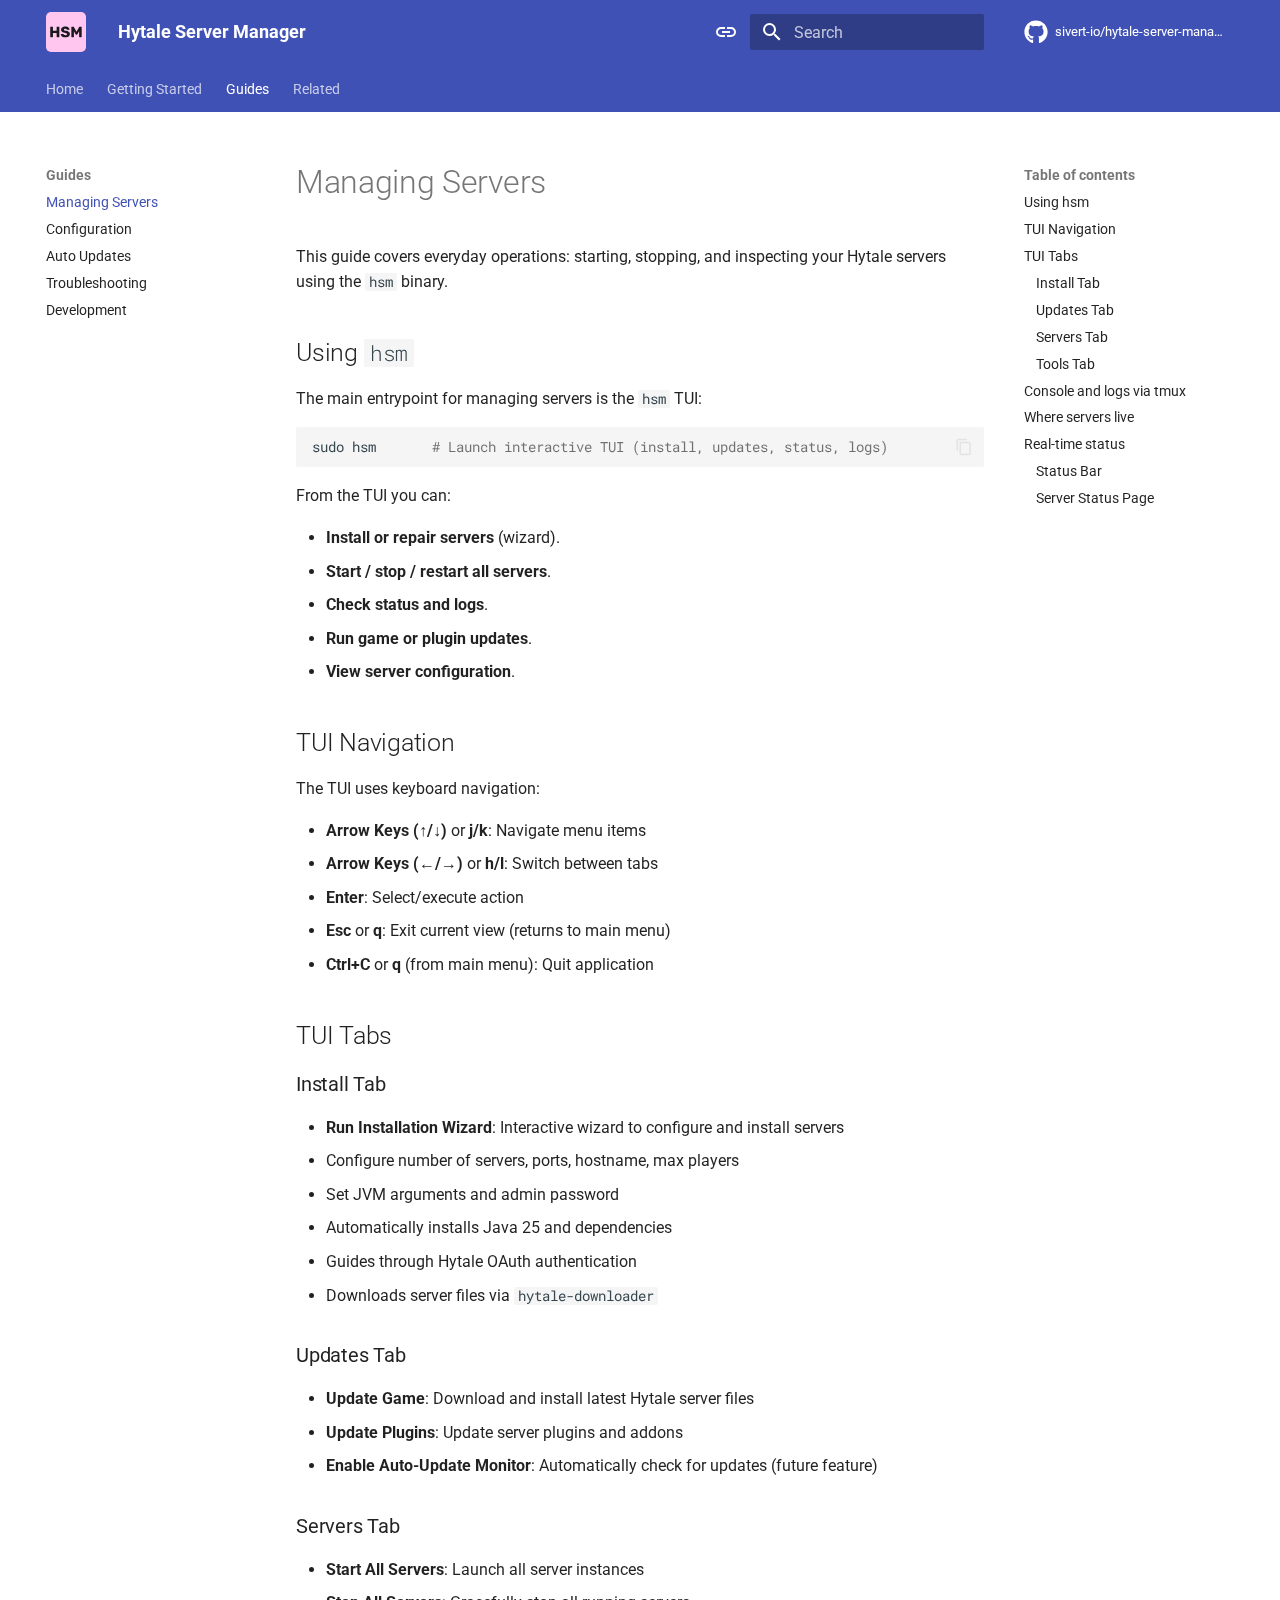
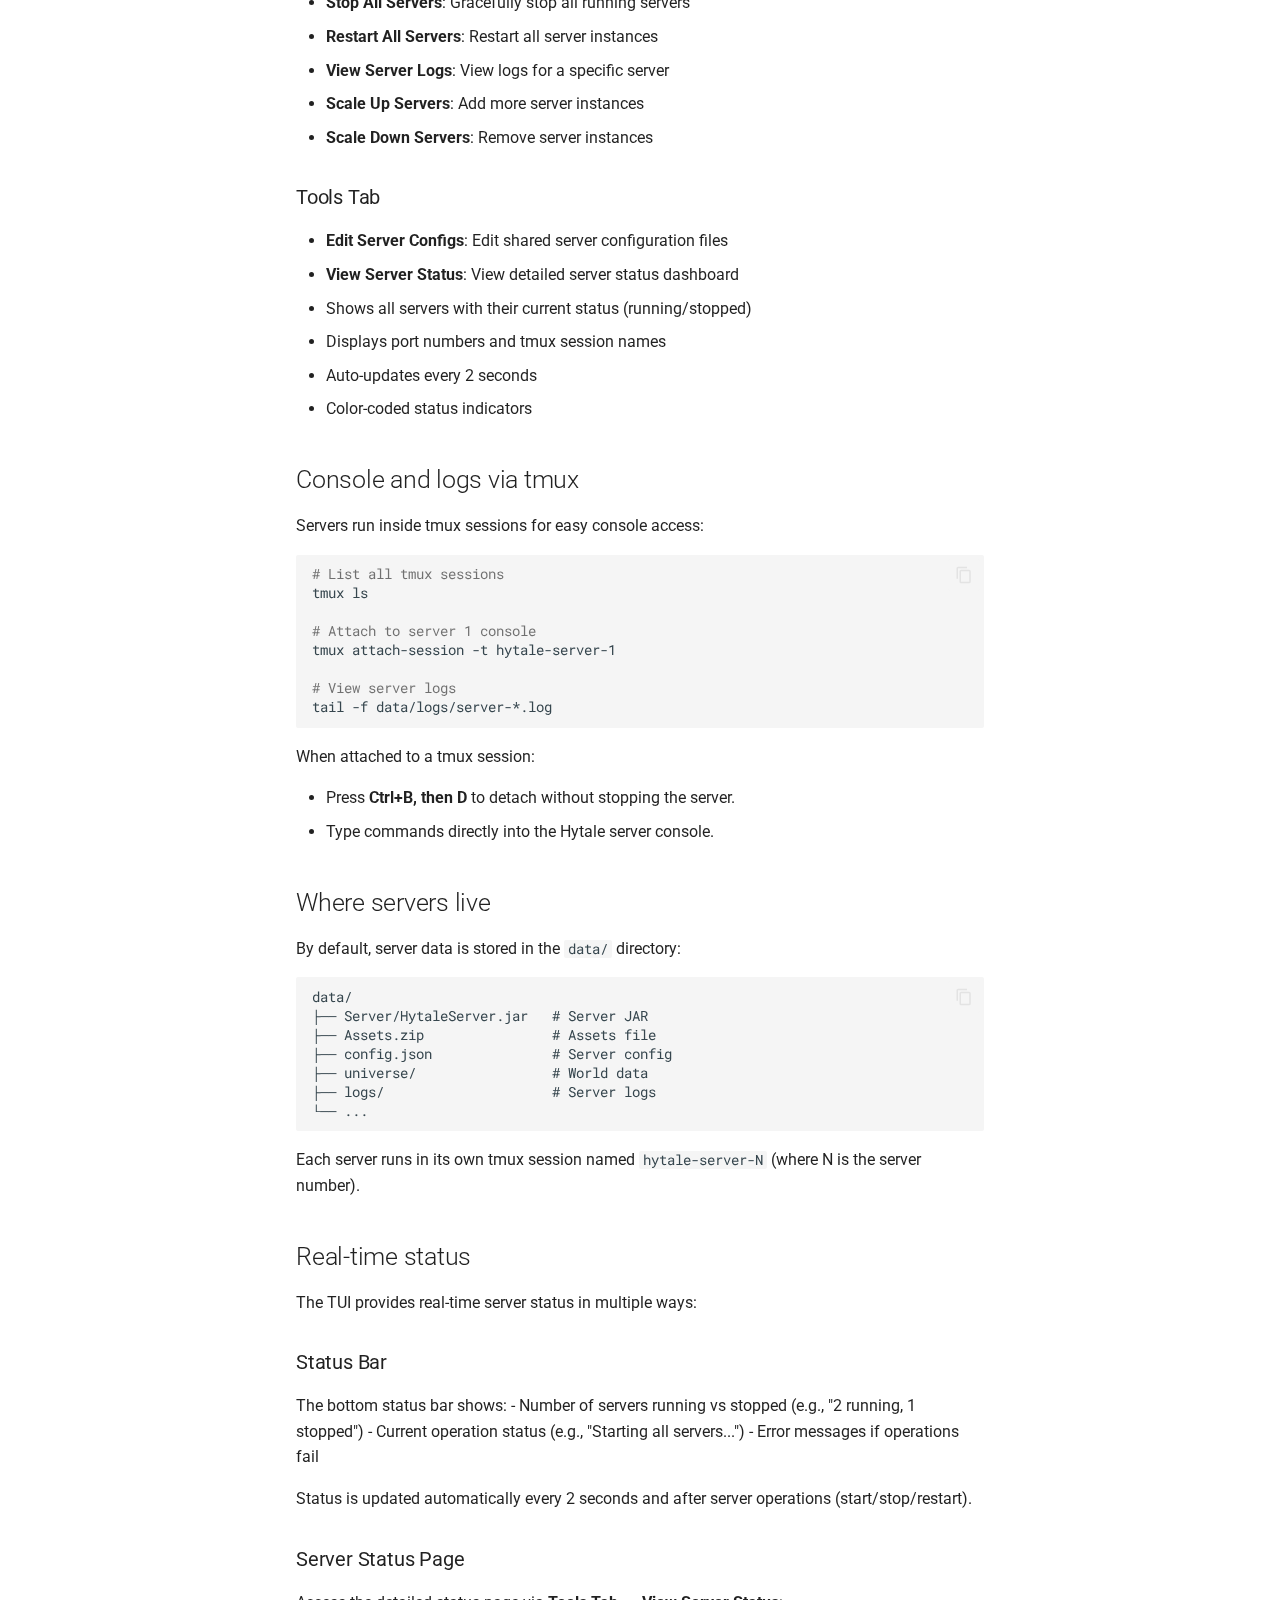
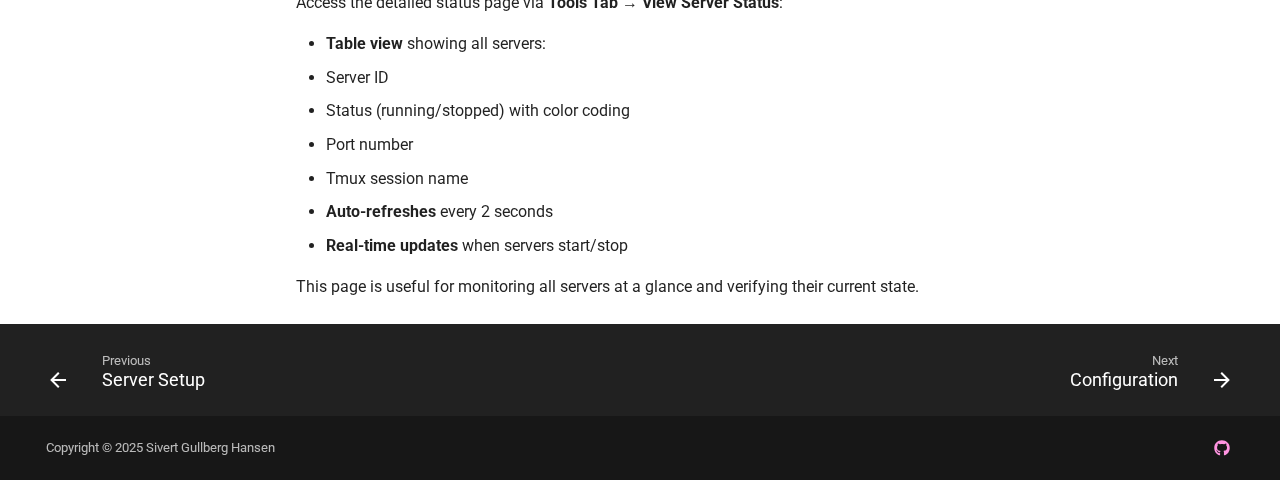
<file: guides/managing-servers/index.html>
<!DOCTYPE html><html lang="en" class="no-js"><head>
    
      <meta charset="utf-8">
      <meta name="viewport" content="width=device-width,initial-scale=1">
      
        <meta name="description" content="Terminal UI (TUI) for managing Hytale dedicated servers natively with auto-updates, OAuth authentication, and one-command installation.">
      
      
        <meta name="author" content="Sivert Gullberg Hansen">
      
      
        <link rel="canonical" href="https://hsm.sivert.io/guides/managing-servers/">
      
      
        <link rel="prev" href="../../getting-started/server-setup/">
      
      
        <link rel="next" href="../configuration/">
      
      
        
      
      
      <link rel="icon" href="../../icon.svg">
      <meta name="generator" content="mkdocs-1.6.1, mkdocs-material-9.7.1">
    
    
      
        <title>Managing Servers - Hytale Server Manager</title>
      
    
    
      <link rel="stylesheet" href="../../assets/stylesheets/main.484c7ddc.min.css">
      
        
        <link rel="stylesheet" href="../../assets/stylesheets/palette.ab4e12ef.min.css">
      
      


    
    
      
    
    
      
        
        
        <link rel="preconnect" href="https://fonts.gstatic.com" crossorigin>
        <link rel="stylesheet" href="https://fonts.googleapis.com/css?family=Roboto:300,300i,400,400i,700,700i%7CRoboto+Mono:400,400i,700,700i&amp;display=fallback">
        <style>:root{--md-text-font:"Roboto";--md-code-font:"Roboto Mono"}</style>
      
    
    
      <link rel="stylesheet" href="../../stylesheets/extra.css">
    
    <script>__md_scope=new URL("../..",location),__md_hash=e=>[...e].reduce(((e,_)=>(e<<5)-e+_.charCodeAt(0)),0),__md_get=(e,_=localStorage,t=__md_scope)=>JSON.parse(_.getItem(t.pathname+"."+e)),__md_set=(e,_,t=localStorage,a=__md_scope)=>{try{t.setItem(a.pathname+"."+e,JSON.stringify(_))}catch(e){}}</script>
    
      

    
    
  <link href="../../assets/stylesheets/glightbox.min.css" rel="stylesheet"><script src="../../assets/javascripts/glightbox.min.js"></script><style id="glightbox-style">
            html.glightbox-open { overflow: initial; height: 100%; }
            .gslide-title { margin-top: 0px; user-select: text; }
            .gslide-desc { color: #666; user-select: text; }
            .gslide-image img { background: white; }
            .gscrollbar-fixer { padding-right: 15px; }
            .gdesc-inner { font-size: 0.75rem; }
            body[data-md-color-scheme="slate"] .gdesc-inner { background: var(--md-default-bg-color); }
            body[data-md-color-scheme="slate"] .gslide-title { color: var(--md-default-fg-color); }
            body[data-md-color-scheme="slate"] .gslide-desc { color: var(--md-default-fg-color); }
        </style></head>
  
  
    
    
      
    
    
    
    
    <body dir="ltr" data-md-color-scheme="default" data-md-color-primary="indigo" data-md-color-accent="indigo">
  
    
    <input class="md-toggle" data-md-toggle="drawer" type="checkbox" id="__drawer" autocomplete="off">
    <input class="md-toggle" data-md-toggle="search" type="checkbox" id="__search" autocomplete="off">
    <label class="md-overlay" for="__drawer"></label>
    <div data-md-component="skip">
      
        
        <a href="#managing-servers" class="md-skip">
          Skip to content
        </a>
      
    </div>
    <div data-md-component="announce">
      
    </div>
    
    
      

<header class="md-header" data-md-component="header">
  <nav class="md-header__inner md-grid" aria-label="Header">
    <a href="../.." title="Hytale Server Manager" class="md-header__button md-logo" aria-label="Hytale Server Manager" data-md-component="logo">
      
  <img src="../../icon.svg" alt="logo">

    </a>
    <label class="md-header__button md-icon" for="__drawer">
      
      <svg xmlns="http://www.w3.org/2000/svg" viewBox="0 0 24 24"><path d="M3 6h18v2H3zm0 5h18v2H3zm0 5h18v2H3z"></path></svg>
    </label>
    <div class="md-header__title" data-md-component="header-title">
      <div class="md-header__ellipsis">
        <div class="md-header__topic">
          <span class="md-ellipsis">
            Hytale Server Manager
          </span>
        </div>
        <div class="md-header__topic" data-md-component="header-topic">
          <span class="md-ellipsis">
            
              Managing Servers
            
          </span>
        </div>
      </div>
    </div>
    
      
        <form class="md-header__option" data-md-component="palette">
  
    
    
    
    <input class="md-option" data-md-color-media="(prefers-color-scheme)" data-md-color-scheme="default" data-md-color-primary="indigo" data-md-color-accent="indigo" aria-label="Switch to light mode" type="radio" name="__palette" id="__palette_0">
    
      <label class="md-header__button md-icon" title="Switch to light mode" for="__palette_1" hidden>
        <svg xmlns="http://www.w3.org/2000/svg" viewBox="0 0 24 24"><path d="M3.9 12c0-1.71 1.39-3.1 3.1-3.1h4V7H7a5 5 0 0 0-5 5 5 5 0 0 0 5 5h4v-1.9H7c-1.71 0-3.1-1.39-3.1-3.1M8 13h8v-2H8zm9-6h-4v1.9h4c1.71 0 3.1 1.39 3.1 3.1s-1.39 3.1-3.1 3.1h-4V17h4a5 5 0 0 0 5-5 5 5 0 0 0-5-5"></path></svg>
      </label>
    
  
    
    
    
    <input class="md-option" data-md-color-media="(prefers-color-scheme: light)" data-md-color-scheme="default" data-md-color-primary="indigo" data-md-color-accent="indigo" aria-label="Switch to dark mode" type="radio" name="__palette" id="__palette_1">
    
      <label class="md-header__button md-icon" title="Switch to dark mode" for="__palette_2" hidden>
        <svg xmlns="http://www.w3.org/2000/svg" viewBox="0 0 24 24"><path d="M17 7H7a5 5 0 0 0-5 5 5 5 0 0 0 5 5h10a5 5 0 0 0 5-5 5 5 0 0 0-5-5m0 8a3 3 0 0 1-3-3 3 3 0 0 1 3-3 3 3 0 0 1 3 3 3 3 0 0 1-3 3"></path></svg>
      </label>
    
  
    
    
    
    <input class="md-option" data-md-color-media="(prefers-color-scheme: dark)" data-md-color-scheme="slate" data-md-color-primary="indigo" data-md-color-accent="indigo" aria-label="Switch to system preference" type="radio" name="__palette" id="__palette_2">
    
      <label class="md-header__button md-icon" title="Switch to system preference" for="__palette_0" hidden>
        <svg xmlns="http://www.w3.org/2000/svg" viewBox="0 0 24 24"><path d="M17 6H7c-3.31 0-6 2.69-6 6s2.69 6 6 6h10c3.31 0 6-2.69 6-6s-2.69-6-6-6m0 10H7c-2.21 0-4-1.79-4-4s1.79-4 4-4h10c2.21 0 4 1.79 4 4s-1.79 4-4 4M7 9c-1.66 0-3 1.34-3 3s1.34 3 3 3 3-1.34 3-3-1.34-3-3-3"></path></svg>
      </label>
    
  
</form>
      
    
    
      <script>var palette=__md_get("__palette");if(palette&&palette.color){if("(prefers-color-scheme)"===palette.color.media){var media=matchMedia("(prefers-color-scheme: light)"),input=document.querySelector(media.matches?"[data-md-color-media='(prefers-color-scheme: light)']":"[data-md-color-media='(prefers-color-scheme: dark)']");palette.color.media=input.getAttribute("data-md-color-media"),palette.color.scheme=input.getAttribute("data-md-color-scheme"),palette.color.primary=input.getAttribute("data-md-color-primary"),palette.color.accent=input.getAttribute("data-md-color-accent")}for(var[key,value]of Object.entries(palette.color))document.body.setAttribute("data-md-color-"+key,value)}</script>
    
    
    
      
      
        <label class="md-header__button md-icon" for="__search">
          
          <svg xmlns="http://www.w3.org/2000/svg" viewBox="0 0 24 24"><path d="M9.5 3A6.5 6.5 0 0 1 16 9.5c0 1.61-.59 3.09-1.56 4.23l.27.27h.79l5 5-1.5 1.5-5-5v-.79l-.27-.27A6.52 6.52 0 0 1 9.5 16 6.5 6.5 0 0 1 3 9.5 6.5 6.5 0 0 1 9.5 3m0 2C7 5 5 7 5 9.5S7 14 9.5 14 14 12 14 9.5 12 5 9.5 5"></path></svg>
        </label>
        <div class="md-search" data-md-component="search" role="dialog">
  <label class="md-search__overlay" for="__search"></label>
  <div class="md-search__inner" role="search">
    <form class="md-search__form" name="search">
      <input type="text" class="md-search__input" name="query" aria-label="Search" placeholder="Search" autocapitalize="off" autocorrect="off" autocomplete="off" spellcheck="false" data-md-component="search-query" required>
      <label class="md-search__icon md-icon" for="__search">
        
        <svg xmlns="http://www.w3.org/2000/svg" viewBox="0 0 24 24"><path d="M9.5 3A6.5 6.5 0 0 1 16 9.5c0 1.61-.59 3.09-1.56 4.23l.27.27h.79l5 5-1.5 1.5-5-5v-.79l-.27-.27A6.52 6.52 0 0 1 9.5 16 6.5 6.5 0 0 1 3 9.5 6.5 6.5 0 0 1 9.5 3m0 2C7 5 5 7 5 9.5S7 14 9.5 14 14 12 14 9.5 12 5 9.5 5"></path></svg>
        
        <svg xmlns="http://www.w3.org/2000/svg" viewBox="0 0 24 24"><path d="M20 11v2H8l5.5 5.5-1.42 1.42L4.16 12l7.92-7.92L13.5 5.5 8 11z"></path></svg>
      </label>
      <nav class="md-search__options" aria-label="Search">
        
          <a href="javascript:void(0)" class="md-search__icon md-icon" title="Share" aria-label="Share" data-clipboard data-clipboard-text="" data-md-component="search-share" tabindex="-1">
            
            <svg xmlns="http://www.w3.org/2000/svg" viewBox="0 0 24 24"><path d="M18 16.08c-.76 0-1.44.3-1.96.77L8.91 12.7c.05-.23.09-.46.09-.7s-.04-.47-.09-.7l7.05-4.11c.54.5 1.25.81 2.04.81a3 3 0 0 0 3-3 3 3 0 0 0-3-3 3 3 0 0 0-3 3c0 .24.04.47.09.7L8.04 9.81C7.5 9.31 6.79 9 6 9a3 3 0 0 0-3 3 3 3 0 0 0 3 3c.79 0 1.5-.31 2.04-.81l7.12 4.15c-.05.21-.08.43-.08.66 0 1.61 1.31 2.91 2.92 2.91s2.92-1.3 2.92-2.91A2.92 2.92 0 0 0 18 16.08"></path></svg>
          </a>
        
        <button type="reset" class="md-search__icon md-icon" title="Clear" aria-label="Clear" tabindex="-1">
          
          <svg xmlns="http://www.w3.org/2000/svg" viewBox="0 0 24 24"><path d="M19 6.41 17.59 5 12 10.59 6.41 5 5 6.41 10.59 12 5 17.59 6.41 19 12 13.41 17.59 19 19 17.59 13.41 12z"></path></svg>
        </button>
      </nav>
      
        <div class="md-search__suggest" data-md-component="search-suggest"></div>
      
    </form>
    <div class="md-search__output">
      <div class="md-search__scrollwrap" tabindex="0" data-md-scrollfix>
        <div class="md-search-result" data-md-component="search-result">
          <div class="md-search-result__meta">
            Initializing search
          </div>
          <ol class="md-search-result__list" role="presentation"></ol>
        </div>
      </div>
    </div>
  </div>
</div>
      
    
    
      <div class="md-header__source">
        <a href="https://github.com/sivert-io/hytale-server-manager" title="Go to repository" class="md-source" data-md-component="source">
  <div class="md-source__icon md-icon">
    
    <svg xmlns="http://www.w3.org/2000/svg" viewBox="0 0 512 512"><!--! Font Awesome Free 7.1.0 by @fontawesome - https://fontawesome.com License - https://fontawesome.com/license/free (Icons: CC BY 4.0, Fonts: SIL OFL 1.1, Code: MIT License) Copyright 2025 Fonticons, Inc.--><path d="M173.9 397.4c0 2-2.3 3.6-5.2 3.6-3.3.3-5.6-1.3-5.6-3.6 0-2 2.3-3.6 5.2-3.6 3-.3 5.6 1.3 5.6 3.6m-31.1-4.5c-.7 2 1.3 4.3 4.3 4.9 2.6 1 5.6 0 6.2-2s-1.3-4.3-4.3-5.2c-2.6-.7-5.5.3-6.2 2.3m44.2-1.7c-2.9.7-4.9 2.6-4.6 4.9.3 2 2.9 3.3 5.9 2.6 2.9-.7 4.9-2.6 4.6-4.6-.3-1.9-3-3.2-5.9-2.9M252.8 8C114.1 8 8 113.3 8 252c0 110.9 69.8 205.8 169.5 239.2 12.8 2.3 17.3-5.6 17.3-12.1 0-6.2-.3-40.4-.3-61.4 0 0-70 15-84.7-29.8 0 0-11.4-29.1-27.8-36.6 0 0-22.9-15.7 1.6-15.4 0 0 24.9 2 38.6 25.8 21.9 38.6 58.6 27.5 72.9 20.9 2.3-16 8.8-27.1 16-33.7-55.9-6.2-112.3-14.3-112.3-110.5 0-27.5 7.6-41.3 23.6-58.9-2.6-6.5-11.1-33.3 2.6-67.9 20.9-6.5 69 27 69 27 20-5.6 41.5-8.5 62.8-8.5s42.8 2.9 62.8 8.5c0 0 48.1-33.6 69-27 13.7 34.7 5.2 61.4 2.6 67.9 16 17.7 25.8 31.5 25.8 58.9 0 96.5-58.9 104.2-114.8 110.5 9.2 7.9 17 22.9 17 46.4 0 33.7-.3 75.4-.3 83.6 0 6.5 4.6 14.4 17.3 12.1C436.2 457.8 504 362.9 504 252 504 113.3 391.5 8 252.8 8M105.2 352.9c-1.3 1-1 3.3.7 5.2 1.6 1.6 3.9 2.3 5.2 1 1.3-1 1-3.3-.7-5.2-1.6-1.6-3.9-2.3-5.2-1m-10.8-8.1c-.7 1.3.3 2.9 2.3 3.9 1.6 1 3.6.7 4.3-.7.7-1.3-.3-2.9-2.3-3.9-2-.6-3.6-.3-4.3.7m32.4 35.6c-1.6 1.3-1 4.3 1.3 6.2 2.3 2.3 5.2 2.6 6.5 1 1.3-1.3.7-4.3-1.3-6.2-2.2-2.3-5.2-2.6-6.5-1m-11.4-14.7c-1.6 1-1.6 3.6 0 5.9s4.3 3.3 5.6 2.3c1.6-1.3 1.6-3.9 0-6.2-1.4-2.3-4-3.3-5.6-2"></path></svg>
  </div>
  <div class="md-source__repository">
    sivert-io/hytale-server-manager
  </div>
</a>
      </div>
    
  </nav>
  
</header>
    
    <div class="md-container" data-md-component="container">
      
      
        
          
            
<nav class="md-tabs" aria-label="Tabs" data-md-component="tabs">
  <div class="md-grid">
    <ul class="md-tabs__list">
      
        
  
  
  
  
    <li class="md-tabs__item">
      <a href="../.." class="md-tabs__link">
        
  
  
    
  
  Home

      </a>
    </li>
  

      
        
  
  
  
  
    
    
      <li class="md-tabs__item">
        <a href="../../getting-started/quick-start/" class="md-tabs__link">
          
  
  
    
  
  Getting Started

        </a>
      </li>
    
  

      
        
  
  
  
    
  
  
    
    
      <li class="md-tabs__item md-tabs__item--active">
        <a href="./" class="md-tabs__link">
          
  
  
    
  
  Guides

        </a>
      </li>
    
  

      
        
  
  
  
  
    
    
      <li class="md-tabs__item">
        <a href="../related-projects/" class="md-tabs__link">
          
  
  
    
  
  Related

        </a>
      </li>
    
  

      
    </ul>
  </div>
</nav>
          
        
      
      <main class="md-main" data-md-component="main">
        <div class="md-main__inner md-grid">
          
            
              
              <div class="md-sidebar md-sidebar--primary" data-md-component="sidebar" data-md-type="navigation">
                <div class="md-sidebar__scrollwrap">
                  <div class="md-sidebar__inner">
                    


  


<nav class="md-nav md-nav--primary md-nav--lifted" aria-label="Navigation" data-md-level="0">
  <label class="md-nav__title" for="__drawer">
    <a href="../.." title="Hytale Server Manager" class="md-nav__button md-logo" aria-label="Hytale Server Manager" data-md-component="logo">
      
  <img src="../../icon.svg" alt="logo">

    </a>
    Hytale Server Manager
  </label>
  
    <div class="md-nav__source">
      <a href="https://github.com/sivert-io/hytale-server-manager" title="Go to repository" class="md-source" data-md-component="source">
  <div class="md-source__icon md-icon">
    
    <svg xmlns="http://www.w3.org/2000/svg" viewBox="0 0 512 512"><!--! Font Awesome Free 7.1.0 by @fontawesome - https://fontawesome.com License - https://fontawesome.com/license/free (Icons: CC BY 4.0, Fonts: SIL OFL 1.1, Code: MIT License) Copyright 2025 Fonticons, Inc.--><path d="M173.9 397.4c0 2-2.3 3.6-5.2 3.6-3.3.3-5.6-1.3-5.6-3.6 0-2 2.3-3.6 5.2-3.6 3-.3 5.6 1.3 5.6 3.6m-31.1-4.5c-.7 2 1.3 4.3 4.3 4.9 2.6 1 5.6 0 6.2-2s-1.3-4.3-4.3-5.2c-2.6-.7-5.5.3-6.2 2.3m44.2-1.7c-2.9.7-4.9 2.6-4.6 4.9.3 2 2.9 3.3 5.9 2.6 2.9-.7 4.9-2.6 4.6-4.6-.3-1.9-3-3.2-5.9-2.9M252.8 8C114.1 8 8 113.3 8 252c0 110.9 69.8 205.8 169.5 239.2 12.8 2.3 17.3-5.6 17.3-12.1 0-6.2-.3-40.4-.3-61.4 0 0-70 15-84.7-29.8 0 0-11.4-29.1-27.8-36.6 0 0-22.9-15.7 1.6-15.4 0 0 24.9 2 38.6 25.8 21.9 38.6 58.6 27.5 72.9 20.9 2.3-16 8.8-27.1 16-33.7-55.9-6.2-112.3-14.3-112.3-110.5 0-27.5 7.6-41.3 23.6-58.9-2.6-6.5-11.1-33.3 2.6-67.9 20.9-6.5 69 27 69 27 20-5.6 41.5-8.5 62.8-8.5s42.8 2.9 62.8 8.5c0 0 48.1-33.6 69-27 13.7 34.7 5.2 61.4 2.6 67.9 16 17.7 25.8 31.5 25.8 58.9 0 96.5-58.9 104.2-114.8 110.5 9.2 7.9 17 22.9 17 46.4 0 33.7-.3 75.4-.3 83.6 0 6.5 4.6 14.4 17.3 12.1C436.2 457.8 504 362.9 504 252 504 113.3 391.5 8 252.8 8M105.2 352.9c-1.3 1-1 3.3.7 5.2 1.6 1.6 3.9 2.3 5.2 1 1.3-1 1-3.3-.7-5.2-1.6-1.6-3.9-2.3-5.2-1m-10.8-8.1c-.7 1.3.3 2.9 2.3 3.9 1.6 1 3.6.7 4.3-.7.7-1.3-.3-2.9-2.3-3.9-2-.6-3.6-.3-4.3.7m32.4 35.6c-1.6 1.3-1 4.3 1.3 6.2 2.3 2.3 5.2 2.6 6.5 1 1.3-1.3.7-4.3-1.3-6.2-2.2-2.3-5.2-2.6-6.5-1m-11.4-14.7c-1.6 1-1.6 3.6 0 5.9s4.3 3.3 5.6 2.3c1.6-1.3 1.6-3.9 0-6.2-1.4-2.3-4-3.3-5.6-2"></path></svg>
  </div>
  <div class="md-source__repository">
    sivert-io/hytale-server-manager
  </div>
</a>
    </div>
  
  <ul class="md-nav__list" data-md-scrollfix>
    
      
      
  
  
  
  
    <li class="md-nav__item">
      <a href="../.." class="md-nav__link">
        
  
  
  <span class="md-ellipsis">
    
  
    Home
  

    
  </span>
  
  

      </a>
    </li>
  

    
      
      
  
  
  
  
    
    
      
        
      
        
      
    
    
    
      
      
        
      
    
    
    <li class="md-nav__item md-nav__item--nested">
      
        
        
        <input class="md-nav__toggle md-toggle " type="checkbox" id="__nav_2">
        
          
          <label class="md-nav__link" for="__nav_2" id="__nav_2_label" tabindex="0">
            
  
  
  <span class="md-ellipsis">
    
  
    Getting Started
  

    
  </span>
  
  

            <span class="md-nav__icon md-icon"></span>
          </label>
        
        <nav class="md-nav" data-md-level="1" aria-labelledby="__nav_2_label" aria-expanded="false">
          <label class="md-nav__title" for="__nav_2">
            <span class="md-nav__icon md-icon"></span>
            
  
    Getting Started
  

          </label>
          <ul class="md-nav__list" data-md-scrollfix>
            
              
                
  
  
  
  
    <li class="md-nav__item">
      <a href="../../getting-started/quick-start/" class="md-nav__link">
        
  
  
  <span class="md-ellipsis">
    
  
    Quick Start
  

    
  </span>
  
  

      </a>
    </li>
  

              
            
              
                
  
  
  
  
    <li class="md-nav__item">
      <a href="../../getting-started/server-setup/" class="md-nav__link">
        
  
  
  <span class="md-ellipsis">
    
  
    Server Setup
  

    
  </span>
  
  

      </a>
    </li>
  

              
            
          </ul>
        </nav>
      
    </li>
  

    
      
      
  
  
    
  
  
  
    
    
      
        
      
        
      
        
      
        
      
        
      
    
    
    
      
        
        
      
      
        
      
    
    
    <li class="md-nav__item md-nav__item--active md-nav__item--section md-nav__item--nested">
      
        
        
        <input class="md-nav__toggle md-toggle " type="checkbox" id="__nav_3" checked>
        
          
          <label class="md-nav__link" for="__nav_3" id="__nav_3_label" tabindex="">
            
  
  
  <span class="md-ellipsis">
    
  
    Guides
  

    
  </span>
  
  

            <span class="md-nav__icon md-icon"></span>
          </label>
        
        <nav class="md-nav" data-md-level="1" aria-labelledby="__nav_3_label" aria-expanded="true">
          <label class="md-nav__title" for="__nav_3">
            <span class="md-nav__icon md-icon"></span>
            
  
    Guides
  

          </label>
          <ul class="md-nav__list" data-md-scrollfix>
            
              
                
  
  
    
  
  
  
    <li class="md-nav__item md-nav__item--active">
      
      <input class="md-nav__toggle md-toggle" type="checkbox" id="__toc">
      
      
        
      
      
        <label class="md-nav__link md-nav__link--active" for="__toc">
          
  
  
  <span class="md-ellipsis">
    
  
    Managing Servers
  

    
  </span>
  
  

          <span class="md-nav__icon md-icon"></span>
        </label>
      
      <a href="./" class="md-nav__link md-nav__link--active">
        
  
  
  <span class="md-ellipsis">
    
  
    Managing Servers
  

    
  </span>
  
  

      </a>
      
        

<nav class="md-nav md-nav--secondary" aria-label="Table of contents">
  
  
  
    
  
  
    <label class="md-nav__title" for="__toc">
      <span class="md-nav__icon md-icon"></span>
      Table of contents
    </label>
    <ul class="md-nav__list" data-md-component="toc" data-md-scrollfix>
      
        <li class="md-nav__item">
  <a href="#using-hsm" class="md-nav__link">
    <span class="md-ellipsis">
      
        Using hsm
      
    </span>
  </a>
  
</li>
      
        <li class="md-nav__item">
  <a href="#tui-navigation" class="md-nav__link">
    <span class="md-ellipsis">
      
        TUI Navigation
      
    </span>
  </a>
  
</li>
      
        <li class="md-nav__item">
  <a href="#tui-tabs" class="md-nav__link">
    <span class="md-ellipsis">
      
        TUI Tabs
      
    </span>
  </a>
  
    <nav class="md-nav" aria-label="TUI Tabs">
      <ul class="md-nav__list">
        
          <li class="md-nav__item">
  <a href="#install-tab" class="md-nav__link">
    <span class="md-ellipsis">
      
        Install Tab
      
    </span>
  </a>
  
</li>
        
          <li class="md-nav__item">
  <a href="#updates-tab" class="md-nav__link">
    <span class="md-ellipsis">
      
        Updates Tab
      
    </span>
  </a>
  
</li>
        
          <li class="md-nav__item">
  <a href="#servers-tab" class="md-nav__link">
    <span class="md-ellipsis">
      
        Servers Tab
      
    </span>
  </a>
  
</li>
        
          <li class="md-nav__item">
  <a href="#tools-tab" class="md-nav__link">
    <span class="md-ellipsis">
      
        Tools Tab
      
    </span>
  </a>
  
</li>
        
      </ul>
    </nav>
  
</li>
      
        <li class="md-nav__item">
  <a href="#console-and-logs-via-tmux" class="md-nav__link">
    <span class="md-ellipsis">
      
        Console and logs via tmux
      
    </span>
  </a>
  
</li>
      
        <li class="md-nav__item">
  <a href="#where-servers-live" class="md-nav__link">
    <span class="md-ellipsis">
      
        Where servers live
      
    </span>
  </a>
  
</li>
      
        <li class="md-nav__item">
  <a href="#real-time-status" class="md-nav__link">
    <span class="md-ellipsis">
      
        Real-time status
      
    </span>
  </a>
  
    <nav class="md-nav" aria-label="Real-time status">
      <ul class="md-nav__list">
        
          <li class="md-nav__item">
  <a href="#status-bar" class="md-nav__link">
    <span class="md-ellipsis">
      
        Status Bar
      
    </span>
  </a>
  
</li>
        
          <li class="md-nav__item">
  <a href="#server-status-page" class="md-nav__link">
    <span class="md-ellipsis">
      
        Server Status Page
      
    </span>
  </a>
  
</li>
        
      </ul>
    </nav>
  
</li>
      
    </ul>
  
</nav>
      
    </li>
  

              
            
              
                
  
  
  
  
    <li class="md-nav__item">
      <a href="../configuration/" class="md-nav__link">
        
  
  
  <span class="md-ellipsis">
    
  
    Configuration
  

    
  </span>
  
  

      </a>
    </li>
  

              
            
              
                
  
  
  
  
    <li class="md-nav__item">
      <a href="../auto-updates/" class="md-nav__link">
        
  
  
  <span class="md-ellipsis">
    
  
    Auto Updates
  

    
  </span>
  
  

      </a>
    </li>
  

              
            
              
                
  
  
  
  
    <li class="md-nav__item">
      <a href="../troubleshooting/" class="md-nav__link">
        
  
  
  <span class="md-ellipsis">
    
  
    Troubleshooting
  

    
  </span>
  
  

      </a>
    </li>
  

              
            
              
                
  
  
  
  
    <li class="md-nav__item">
      <a href="../development/" class="md-nav__link">
        
  
  
  <span class="md-ellipsis">
    
  
    Development
  

    
  </span>
  
  

      </a>
    </li>
  

              
            
          </ul>
        </nav>
      
    </li>
  

    
      
      
  
  
  
  
    
    
      
        
      
    
    
    
      
      
        
      
    
    
    <li class="md-nav__item md-nav__item--nested">
      
        
        
        <input class="md-nav__toggle md-toggle " type="checkbox" id="__nav_4">
        
          
          <label class="md-nav__link" for="__nav_4" id="__nav_4_label" tabindex="0">
            
  
  
  <span class="md-ellipsis">
    
  
    Related
  

    
  </span>
  
  

            <span class="md-nav__icon md-icon"></span>
          </label>
        
        <nav class="md-nav" data-md-level="1" aria-labelledby="__nav_4_label" aria-expanded="false">
          <label class="md-nav__title" for="__nav_4">
            <span class="md-nav__icon md-icon"></span>
            
  
    Related
  

          </label>
          <ul class="md-nav__list" data-md-scrollfix>
            
              
                
  
  
  
  
    <li class="md-nav__item">
      <a href="../related-projects/" class="md-nav__link">
        
  
  
  <span class="md-ellipsis">
    
  
    Related Projects
  

    
  </span>
  
  

      </a>
    </li>
  

              
            
          </ul>
        </nav>
      
    </li>
  

    
  </ul>
</nav>
                  </div>
                </div>
              </div>
            
            
              
              <div class="md-sidebar md-sidebar--secondary" data-md-component="sidebar" data-md-type="toc">
                <div class="md-sidebar__scrollwrap">
                  <div class="md-sidebar__inner">
                    

<nav class="md-nav md-nav--secondary" aria-label="Table of contents">
  
  
  
    
  
  
    <label class="md-nav__title" for="__toc">
      <span class="md-nav__icon md-icon"></span>
      Table of contents
    </label>
    <ul class="md-nav__list" data-md-component="toc" data-md-scrollfix>
      
        <li class="md-nav__item">
  <a href="#using-hsm" class="md-nav__link">
    <span class="md-ellipsis">
      
        Using hsm
      
    </span>
  </a>
  
</li>
      
        <li class="md-nav__item">
  <a href="#tui-navigation" class="md-nav__link">
    <span class="md-ellipsis">
      
        TUI Navigation
      
    </span>
  </a>
  
</li>
      
        <li class="md-nav__item">
  <a href="#tui-tabs" class="md-nav__link">
    <span class="md-ellipsis">
      
        TUI Tabs
      
    </span>
  </a>
  
    <nav class="md-nav" aria-label="TUI Tabs">
      <ul class="md-nav__list">
        
          <li class="md-nav__item">
  <a href="#install-tab" class="md-nav__link">
    <span class="md-ellipsis">
      
        Install Tab
      
    </span>
  </a>
  
</li>
        
          <li class="md-nav__item">
  <a href="#updates-tab" class="md-nav__link">
    <span class="md-ellipsis">
      
        Updates Tab
      
    </span>
  </a>
  
</li>
        
          <li class="md-nav__item">
  <a href="#servers-tab" class="md-nav__link">
    <span class="md-ellipsis">
      
        Servers Tab
      
    </span>
  </a>
  
</li>
        
          <li class="md-nav__item">
  <a href="#tools-tab" class="md-nav__link">
    <span class="md-ellipsis">
      
        Tools Tab
      
    </span>
  </a>
  
</li>
        
      </ul>
    </nav>
  
</li>
      
        <li class="md-nav__item">
  <a href="#console-and-logs-via-tmux" class="md-nav__link">
    <span class="md-ellipsis">
      
        Console and logs via tmux
      
    </span>
  </a>
  
</li>
      
        <li class="md-nav__item">
  <a href="#where-servers-live" class="md-nav__link">
    <span class="md-ellipsis">
      
        Where servers live
      
    </span>
  </a>
  
</li>
      
        <li class="md-nav__item">
  <a href="#real-time-status" class="md-nav__link">
    <span class="md-ellipsis">
      
        Real-time status
      
    </span>
  </a>
  
    <nav class="md-nav" aria-label="Real-time status">
      <ul class="md-nav__list">
        
          <li class="md-nav__item">
  <a href="#status-bar" class="md-nav__link">
    <span class="md-ellipsis">
      
        Status Bar
      
    </span>
  </a>
  
</li>
        
          <li class="md-nav__item">
  <a href="#server-status-page" class="md-nav__link">
    <span class="md-ellipsis">
      
        Server Status Page
      
    </span>
  </a>
  
</li>
        
      </ul>
    </nav>
  
</li>
      
    </ul>
  
</nav>
                  </div>
                </div>
              </div>
            
          
          
            <div class="md-content" data-md-component="content">
              
              <article class="md-content__inner md-typeset">
                
                  


  
  


<h1 id="managing-servers">Managing Servers<a class="headerlink" href="#managing-servers" title="Permanent link">¶</a></h1>
<p>This guide covers everyday operations: starting, stopping, and inspecting your Hytale servers using the <code>hsm</code> binary.</p>
<h2 id="using-hsm">Using <code>hsm</code><a class="headerlink" href="#using-hsm" title="Permanent link">¶</a></h2>
<p>The main entrypoint for managing servers is the <code>hsm</code> TUI:</p>
<div class="language-bash highlight"><pre><span></span><code><span id="__span-0-1"><a id="__codelineno-0-1" name="__codelineno-0-1" href="#__codelineno-0-1"></a>sudo<span class="w"> </span>hsm<span class="w">       </span><span class="c1"># Launch interactive TUI (install, updates, status, logs)</span>
</span></code></pre></div>
<p>From the TUI you can:</p>
<ul>
<li><strong>Install or repair servers</strong> (wizard).</li>
<li><strong>Start / stop / restart all servers</strong>.</li>
<li><strong>Check status and logs</strong>.</li>
<li><strong>Run game or plugin updates</strong>.</li>
<li><strong>View server configuration</strong>.</li>
</ul>
<h2 id="tui-navigation">TUI Navigation<a class="headerlink" href="#tui-navigation" title="Permanent link">¶</a></h2>
<p>The TUI uses keyboard navigation:</p>
<ul>
<li><strong>Arrow Keys (↑/↓)</strong> or <strong>j/k</strong>: Navigate menu items</li>
<li><strong>Arrow Keys (←/→)</strong> or <strong>h/l</strong>: Switch between tabs</li>
<li><strong>Enter</strong>: Select/execute action</li>
<li><strong>Esc</strong> or <strong>q</strong>: Exit current view (returns to main menu)</li>
<li><strong>Ctrl+C</strong> or <strong>q</strong> (from main menu): Quit application</li>
</ul>
<h2 id="tui-tabs">TUI Tabs<a class="headerlink" href="#tui-tabs" title="Permanent link">¶</a></h2>
<h3 id="install-tab">Install Tab<a class="headerlink" href="#install-tab" title="Permanent link">¶</a></h3>
<ul>
<li><strong>Run Installation Wizard</strong>: Interactive wizard to configure and install servers</li>
<li>Configure number of servers, ports, hostname, max players</li>
<li>Set JVM arguments and admin password</li>
<li>Automatically installs Java 25 and dependencies</li>
<li>Guides through Hytale OAuth authentication</li>
<li>Downloads server files via <code>hytale-downloader</code></li>
</ul>
<h3 id="updates-tab">Updates Tab<a class="headerlink" href="#updates-tab" title="Permanent link">¶</a></h3>
<ul>
<li><strong>Update Game</strong>: Download and install latest Hytale server files</li>
<li><strong>Update Plugins</strong>: Update server plugins and addons</li>
<li><strong>Enable Auto-Update Monitor</strong>: Automatically check for updates (future feature)</li>
</ul>
<h3 id="servers-tab">Servers Tab<a class="headerlink" href="#servers-tab" title="Permanent link">¶</a></h3>
<ul>
<li><strong>Start All Servers</strong>: Launch all server instances</li>
<li><strong>Stop All Servers</strong>: Gracefully stop all running servers</li>
<li><strong>Restart All Servers</strong>: Restart all server instances</li>
<li><strong>View Server Logs</strong>: View logs for a specific server</li>
<li><strong>Scale Up Servers</strong>: Add more server instances</li>
<li><strong>Scale Down Servers</strong>: Remove server instances</li>
</ul>
<h3 id="tools-tab">Tools Tab<a class="headerlink" href="#tools-tab" title="Permanent link">¶</a></h3>
<ul>
<li><strong>Edit Server Configs</strong>: Edit shared server configuration files</li>
<li><strong>View Server Status</strong>: View detailed server status dashboard</li>
<li>Shows all servers with their current status (running/stopped)</li>
<li>Displays port numbers and tmux session names</li>
<li>Auto-updates every 2 seconds</li>
<li>Color-coded status indicators</li>
</ul>
<h2 id="console-and-logs-via-tmux">Console and logs via tmux<a class="headerlink" href="#console-and-logs-via-tmux" title="Permanent link">¶</a></h2>
<p>Servers run inside tmux sessions for easy console access:</p>
<div class="language-bash highlight"><pre><span></span><code><span id="__span-1-1"><a id="__codelineno-1-1" name="__codelineno-1-1" href="#__codelineno-1-1"></a><span class="c1"># List all tmux sessions</span>
</span><span id="__span-1-2"><a id="__codelineno-1-2" name="__codelineno-1-2" href="#__codelineno-1-2"></a>tmux<span class="w"> </span>ls
</span><span id="__span-1-3"><a id="__codelineno-1-3" name="__codelineno-1-3" href="#__codelineno-1-3"></a>
</span><span id="__span-1-4"><a id="__codelineno-1-4" name="__codelineno-1-4" href="#__codelineno-1-4"></a><span class="c1"># Attach to server 1 console</span>
</span><span id="__span-1-5"><a id="__codelineno-1-5" name="__codelineno-1-5" href="#__codelineno-1-5"></a>tmux<span class="w"> </span>attach-session<span class="w"> </span>-t<span class="w"> </span>hytale-server-1
</span><span id="__span-1-6"><a id="__codelineno-1-6" name="__codelineno-1-6" href="#__codelineno-1-6"></a>
</span><span id="__span-1-7"><a id="__codelineno-1-7" name="__codelineno-1-7" href="#__codelineno-1-7"></a><span class="c1"># View server logs</span>
</span><span id="__span-1-8"><a id="__codelineno-1-8" name="__codelineno-1-8" href="#__codelineno-1-8"></a>tail<span class="w"> </span>-f<span class="w"> </span>data/logs/server-*.log
</span></code></pre></div>
<p>When attached to a tmux session:</p>
<ul>
<li>Press <strong>Ctrl+B, then D</strong> to detach without stopping the server.</li>
<li>Type commands directly into the Hytale server console.</li>
</ul>
<h2 id="where-servers-live">Where servers live<a class="headerlink" href="#where-servers-live" title="Permanent link">¶</a></h2>
<p>By default, server data is stored in the <code>data/</code> directory:</p>
<div class="language-text highlight"><pre><span></span><code><span id="__span-2-1"><a id="__codelineno-2-1" name="__codelineno-2-1" href="#__codelineno-2-1"></a>data/
</span><span id="__span-2-2"><a id="__codelineno-2-2" name="__codelineno-2-2" href="#__codelineno-2-2"></a>├── Server/HytaleServer.jar   # Server JAR
</span><span id="__span-2-3"><a id="__codelineno-2-3" name="__codelineno-2-3" href="#__codelineno-2-3"></a>├── Assets.zip                # Assets file
</span><span id="__span-2-4"><a id="__codelineno-2-4" name="__codelineno-2-4" href="#__codelineno-2-4"></a>├── config.json               # Server config
</span><span id="__span-2-5"><a id="__codelineno-2-5" name="__codelineno-2-5" href="#__codelineno-2-5"></a>├── universe/                 # World data
</span><span id="__span-2-6"><a id="__codelineno-2-6" name="__codelineno-2-6" href="#__codelineno-2-6"></a>├── logs/                     # Server logs
</span><span id="__span-2-7"><a id="__codelineno-2-7" name="__codelineno-2-7" href="#__codelineno-2-7"></a>└── ...
</span></code></pre></div>
<p>Each server runs in its own tmux session named <code>hytale-server-N</code> (where N is the server number).</p>
<h2 id="real-time-status">Real-time status<a class="headerlink" href="#real-time-status" title="Permanent link">¶</a></h2>
<p>The TUI provides real-time server status in multiple ways:</p>
<h3 id="status-bar">Status Bar<a class="headerlink" href="#status-bar" title="Permanent link">¶</a></h3>
<p>The bottom status bar shows:
- Number of servers running vs stopped (e.g., "2 running, 1 stopped")
- Current operation status (e.g., "Starting all servers...")
- Error messages if operations fail</p>
<p>Status is updated automatically every 2 seconds and after server operations (start/stop/restart).</p>
<h3 id="server-status-page">Server Status Page<a class="headerlink" href="#server-status-page" title="Permanent link">¶</a></h3>
<p>Access the detailed status page via <strong>Tools Tab → View Server Status</strong>:</p>
<ul>
<li><strong>Table view</strong> showing all servers:</li>
<li>Server ID</li>
<li>Status (running/stopped) with color coding</li>
<li>Port number</li>
<li>Tmux session name</li>
<li><strong>Auto-refreshes</strong> every 2 seconds</li>
<li><strong>Real-time updates</strong> when servers start/stop</li>
</ul>
<p>This page is useful for monitoring all servers at a glance and verifying their current state.</p>












                
              </article>
            </div>
          
          
<script>var target=document.getElementById(location.hash.slice(1));target&&target.name&&(target.checked=target.name.startsWith("__tabbed_"))</script>
        </div>
        
          <button type="button" class="md-top md-icon" data-md-component="top" hidden>
  
  <svg xmlns="http://www.w3.org/2000/svg" viewBox="0 0 24 24"><path d="M13 20h-2V8l-5.5 5.5-1.42-1.42L12 4.16l7.92 7.92-1.42 1.42L13 8z"></path></svg>
  Back to top
</button>
        
      </main>
      
        <footer class="md-footer">
  
    
      
      <nav class="md-footer__inner md-grid" aria-label="Footer">
        
          
          <a href="../../getting-started/server-setup/" class="md-footer__link md-footer__link--prev" aria-label="Previous: Server Setup">
            <div class="md-footer__button md-icon">
              
              <svg xmlns="http://www.w3.org/2000/svg" viewBox="0 0 24 24"><path d="M20 11v2H8l5.5 5.5-1.42 1.42L4.16 12l7.92-7.92L13.5 5.5 8 11z"></path></svg>
            </div>
            <div class="md-footer__title">
              <span class="md-footer__direction">
                Previous
              </span>
              <div class="md-ellipsis">
                Server Setup
              </div>
            </div>
          </a>
        
        
          
          <a href="../configuration/" class="md-footer__link md-footer__link--next" aria-label="Next: Configuration">
            <div class="md-footer__title">
              <span class="md-footer__direction">
                Next
              </span>
              <div class="md-ellipsis">
                Configuration
              </div>
            </div>
            <div class="md-footer__button md-icon">
              
              <svg xmlns="http://www.w3.org/2000/svg" viewBox="0 0 24 24"><path d="M4 11v2h12l-5.5 5.5 1.42 1.42L19.84 12l-7.92-7.92L10.5 5.5 16 11z"></path></svg>
            </div>
          </a>
        
      </nav>
    
  
  <div class="md-footer-meta md-typeset">
    <div class="md-footer-meta__inner md-grid">
      <div class="md-copyright">
  
    <div class="md-copyright__highlight">
      Copyright © 2025 Sivert Gullberg Hansen
    </div>
  
  
</div>
      
        
<div class="md-social">
  
    
    
    
    
      
      
    
    <a href="https://github.com/sivert-io/hytale-server-manager" target="_blank" rel="noopener" title="github.com" class="md-social__link">
      <svg xmlns="http://www.w3.org/2000/svg" viewBox="0 0 512 512"><!--! Font Awesome Free 7.1.0 by @fontawesome - https://fontawesome.com License - https://fontawesome.com/license/free (Icons: CC BY 4.0, Fonts: SIL OFL 1.1, Code: MIT License) Copyright 2025 Fonticons, Inc.--><path d="M173.9 397.4c0 2-2.3 3.6-5.2 3.6-3.3.3-5.6-1.3-5.6-3.6 0-2 2.3-3.6 5.2-3.6 3-.3 5.6 1.3 5.6 3.6m-31.1-4.5c-.7 2 1.3 4.3 4.3 4.9 2.6 1 5.6 0 6.2-2s-1.3-4.3-4.3-5.2c-2.6-.7-5.5.3-6.2 2.3m44.2-1.7c-2.9.7-4.9 2.6-4.6 4.9.3 2 2.9 3.3 5.9 2.6 2.9-.7 4.9-2.6 4.6-4.6-.3-1.9-3-3.2-5.9-2.9M252.8 8C114.1 8 8 113.3 8 252c0 110.9 69.8 205.8 169.5 239.2 12.8 2.3 17.3-5.6 17.3-12.1 0-6.2-.3-40.4-.3-61.4 0 0-70 15-84.7-29.8 0 0-11.4-29.1-27.8-36.6 0 0-22.9-15.7 1.6-15.4 0 0 24.9 2 38.6 25.8 21.9 38.6 58.6 27.5 72.9 20.9 2.3-16 8.8-27.1 16-33.7-55.9-6.2-112.3-14.3-112.3-110.5 0-27.5 7.6-41.3 23.6-58.9-2.6-6.5-11.1-33.3 2.6-67.9 20.9-6.5 69 27 69 27 20-5.6 41.5-8.5 62.8-8.5s42.8 2.9 62.8 8.5c0 0 48.1-33.6 69-27 13.7 34.7 5.2 61.4 2.6 67.9 16 17.7 25.8 31.5 25.8 58.9 0 96.5-58.9 104.2-114.8 110.5 9.2 7.9 17 22.9 17 46.4 0 33.7-.3 75.4-.3 83.6 0 6.5 4.6 14.4 17.3 12.1C436.2 457.8 504 362.9 504 252 504 113.3 391.5 8 252.8 8M105.2 352.9c-1.3 1-1 3.3.7 5.2 1.6 1.6 3.9 2.3 5.2 1 1.3-1 1-3.3-.7-5.2-1.6-1.6-3.9-2.3-5.2-1m-10.8-8.1c-.7 1.3.3 2.9 2.3 3.9 1.6 1 3.6.7 4.3-.7.7-1.3-.3-2.9-2.3-3.9-2-.6-3.6-.3-4.3.7m32.4 35.6c-1.6 1.3-1 4.3 1.3 6.2 2.3 2.3 5.2 2.6 6.5 1 1.3-1.3.7-4.3-1.3-6.2-2.2-2.3-5.2-2.6-6.5-1m-11.4-14.7c-1.6 1-1.6 3.6 0 5.9s4.3 3.3 5.6 2.3c1.6-1.3 1.6-3.9 0-6.2-1.4-2.3-4-3.3-5.6-2"></path></svg>
    </a>
  
</div>
      
    </div>
  </div>
</footer>
      
    </div>
    <div class="md-dialog" data-md-component="dialog">
      <div class="md-dialog__inner md-typeset"></div>
    </div>
    
    
    
      
      
      <script id="__config" type="application/json">{"annotate": null, "base": "../..", "features": ["content.code.annotate", "content.code.copy", "content.tooltips", "navigation.footer", "navigation.indexes", "navigation.sections", "navigation.tabs", "navigation.top", "navigation.tracking", "search.highlight", "search.share", "search.suggest", "toc.follow"], "search": "../../assets/javascripts/workers/search.2c215733.min.js", "tags": null, "translations": {"clipboard.copied": "Copied to clipboard", "clipboard.copy": "Copy to clipboard", "search.result.more.one": "1 more on this page", "search.result.more.other": "# more on this page", "search.result.none": "No matching documents", "search.result.one": "1 matching document", "search.result.other": "# matching documents", "search.result.placeholder": "Type to start searching", "search.result.term.missing": "Missing", "select.version": "Select version"}, "version": null}</script>
    
    
      <script src="../../assets/javascripts/bundle.79ae519e.min.js"></script>
      
    
  
<script id="init-glightbox">const lightbox = GLightbox({"touchNavigation": true, "loop": false, "zoomable": true, "draggable": true, "openEffect": "zoom", "closeEffect": "zoom", "slideEffect": "slide"});
document$.subscribe(()=>{ lightbox.reload(); });
</script></body></html>
</file>
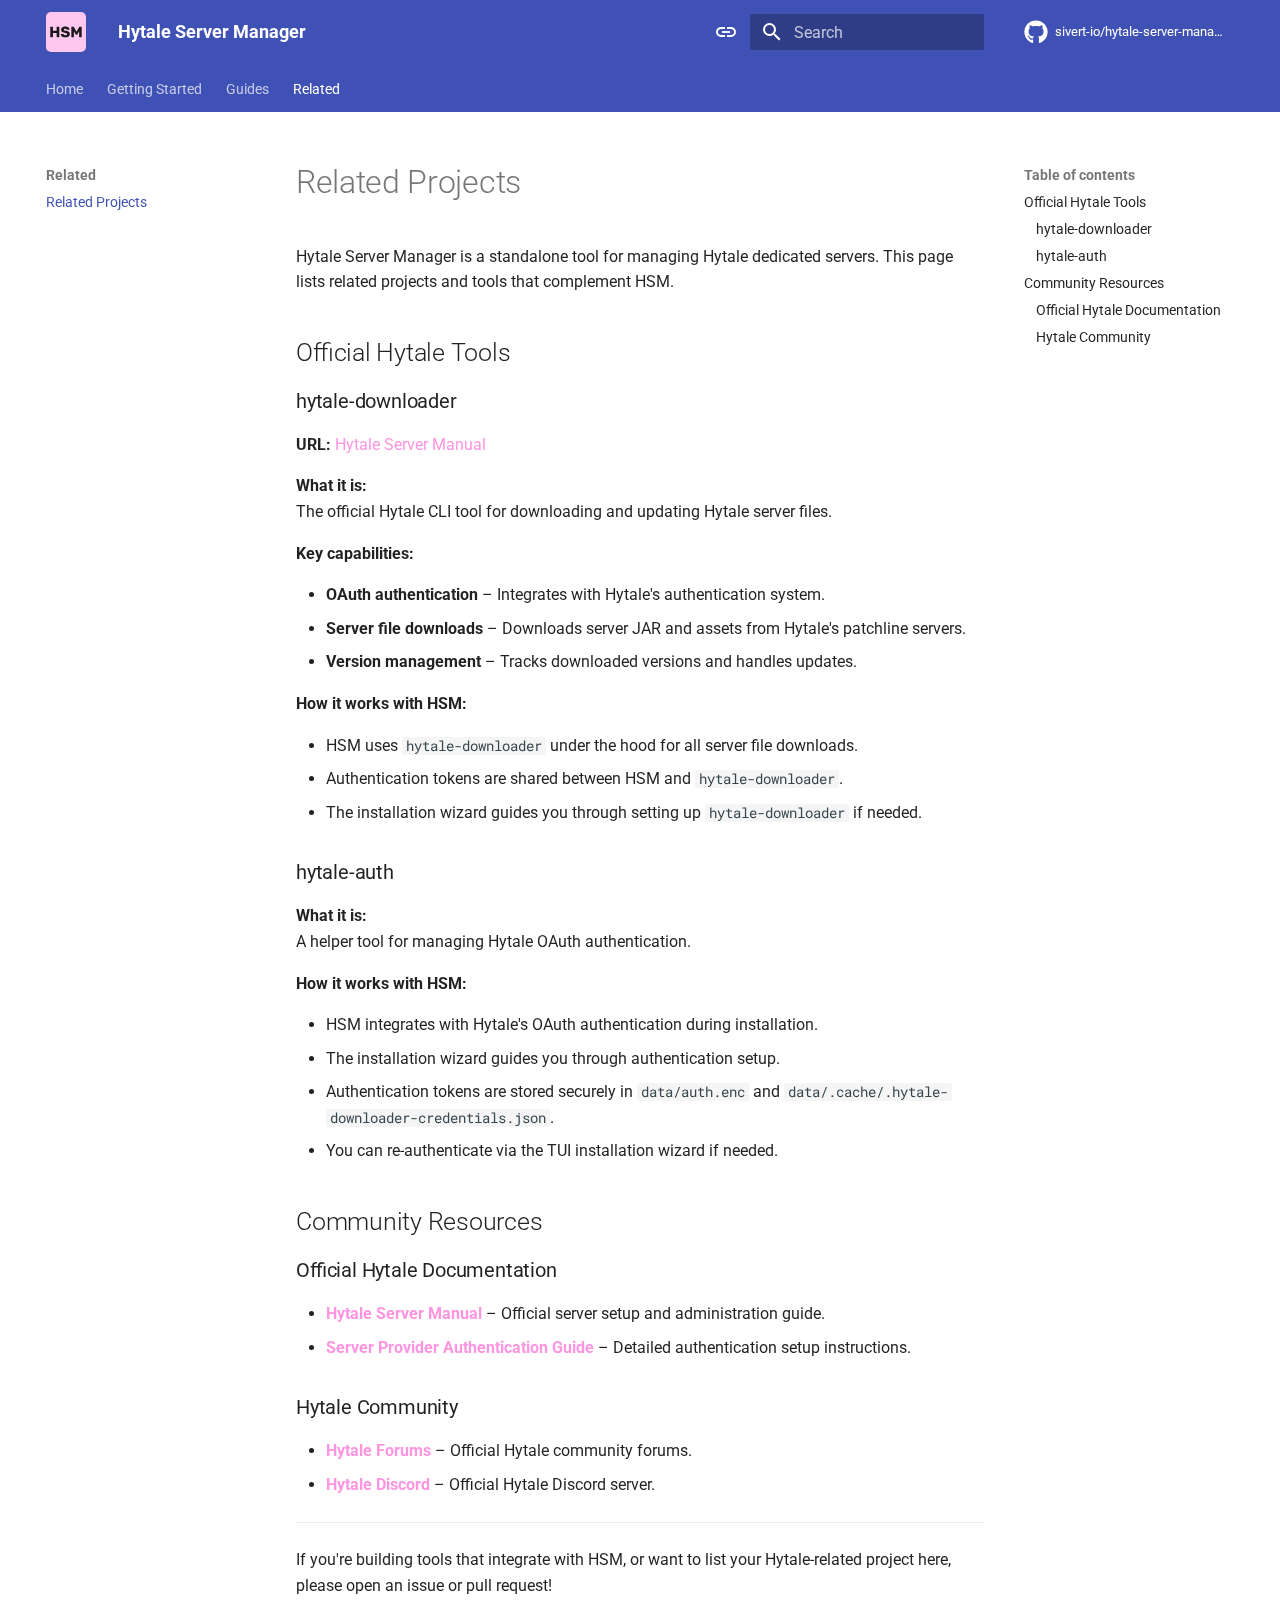
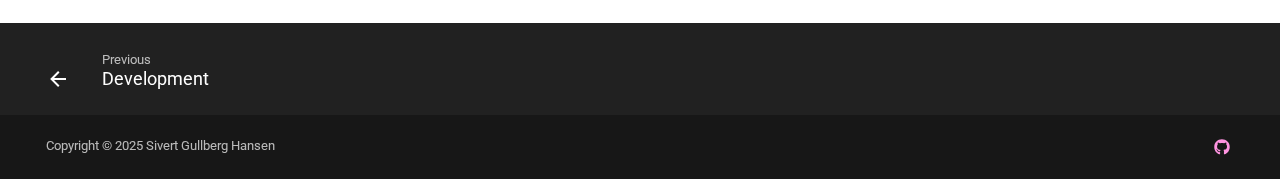
<file: guides/related-projects/index.html>
<!DOCTYPE html><html lang="en" class="no-js"><head>
    
      <meta charset="utf-8">
      <meta name="viewport" content="width=device-width,initial-scale=1">
      
        <meta name="description" content="Terminal UI (TUI) for managing Hytale dedicated servers natively with auto-updates, OAuth authentication, and one-command installation.">
      
      
        <meta name="author" content="Sivert Gullberg Hansen">
      
      
        <link rel="canonical" href="https://hsm.sivert.io/guides/related-projects/">
      
      
        <link rel="prev" href="../development/">
      
      
      
        
      
      
      <link rel="icon" href="../../icon.svg">
      <meta name="generator" content="mkdocs-1.6.1, mkdocs-material-9.7.1">
    
    
      
        <title>Related Projects - Hytale Server Manager</title>
      
    
    
      <link rel="stylesheet" href="../../assets/stylesheets/main.484c7ddc.min.css">
      
        
        <link rel="stylesheet" href="../../assets/stylesheets/palette.ab4e12ef.min.css">
      
      


    
    
      
    
    
      
        
        
        <link rel="preconnect" href="https://fonts.gstatic.com" crossorigin>
        <link rel="stylesheet" href="https://fonts.googleapis.com/css?family=Roboto:300,300i,400,400i,700,700i%7CRoboto+Mono:400,400i,700,700i&amp;display=fallback">
        <style>:root{--md-text-font:"Roboto";--md-code-font:"Roboto Mono"}</style>
      
    
    
      <link rel="stylesheet" href="../../stylesheets/extra.css">
    
    <script>__md_scope=new URL("../..",location),__md_hash=e=>[...e].reduce(((e,_)=>(e<<5)-e+_.charCodeAt(0)),0),__md_get=(e,_=localStorage,t=__md_scope)=>JSON.parse(_.getItem(t.pathname+"."+e)),__md_set=(e,_,t=localStorage,a=__md_scope)=>{try{t.setItem(a.pathname+"."+e,JSON.stringify(_))}catch(e){}}</script>
    
      

    
    
  <link href="../../assets/stylesheets/glightbox.min.css" rel="stylesheet"><script src="../../assets/javascripts/glightbox.min.js"></script><style id="glightbox-style">
            html.glightbox-open { overflow: initial; height: 100%; }
            .gslide-title { margin-top: 0px; user-select: text; }
            .gslide-desc { color: #666; user-select: text; }
            .gslide-image img { background: white; }
            .gscrollbar-fixer { padding-right: 15px; }
            .gdesc-inner { font-size: 0.75rem; }
            body[data-md-color-scheme="slate"] .gdesc-inner { background: var(--md-default-bg-color); }
            body[data-md-color-scheme="slate"] .gslide-title { color: var(--md-default-fg-color); }
            body[data-md-color-scheme="slate"] .gslide-desc { color: var(--md-default-fg-color); }
        </style></head>
  
  
    
    
      
    
    
    
    
    <body dir="ltr" data-md-color-scheme="default" data-md-color-primary="indigo" data-md-color-accent="indigo">
  
    
    <input class="md-toggle" data-md-toggle="drawer" type="checkbox" id="__drawer" autocomplete="off">
    <input class="md-toggle" data-md-toggle="search" type="checkbox" id="__search" autocomplete="off">
    <label class="md-overlay" for="__drawer"></label>
    <div data-md-component="skip">
      
        
        <a href="#related-projects" class="md-skip">
          Skip to content
        </a>
      
    </div>
    <div data-md-component="announce">
      
    </div>
    
    
      

<header class="md-header" data-md-component="header">
  <nav class="md-header__inner md-grid" aria-label="Header">
    <a href="../.." title="Hytale Server Manager" class="md-header__button md-logo" aria-label="Hytale Server Manager" data-md-component="logo">
      
  <img src="../../icon.svg" alt="logo">

    </a>
    <label class="md-header__button md-icon" for="__drawer">
      
      <svg xmlns="http://www.w3.org/2000/svg" viewBox="0 0 24 24"><path d="M3 6h18v2H3zm0 5h18v2H3zm0 5h18v2H3z"></path></svg>
    </label>
    <div class="md-header__title" data-md-component="header-title">
      <div class="md-header__ellipsis">
        <div class="md-header__topic">
          <span class="md-ellipsis">
            Hytale Server Manager
          </span>
        </div>
        <div class="md-header__topic" data-md-component="header-topic">
          <span class="md-ellipsis">
            
              Related Projects
            
          </span>
        </div>
      </div>
    </div>
    
      
        <form class="md-header__option" data-md-component="palette">
  
    
    
    
    <input class="md-option" data-md-color-media="(prefers-color-scheme)" data-md-color-scheme="default" data-md-color-primary="indigo" data-md-color-accent="indigo" aria-label="Switch to light mode" type="radio" name="__palette" id="__palette_0">
    
      <label class="md-header__button md-icon" title="Switch to light mode" for="__palette_1" hidden>
        <svg xmlns="http://www.w3.org/2000/svg" viewBox="0 0 24 24"><path d="M3.9 12c0-1.71 1.39-3.1 3.1-3.1h4V7H7a5 5 0 0 0-5 5 5 5 0 0 0 5 5h4v-1.9H7c-1.71 0-3.1-1.39-3.1-3.1M8 13h8v-2H8zm9-6h-4v1.9h4c1.71 0 3.1 1.39 3.1 3.1s-1.39 3.1-3.1 3.1h-4V17h4a5 5 0 0 0 5-5 5 5 0 0 0-5-5"></path></svg>
      </label>
    
  
    
    
    
    <input class="md-option" data-md-color-media="(prefers-color-scheme: light)" data-md-color-scheme="default" data-md-color-primary="indigo" data-md-color-accent="indigo" aria-label="Switch to dark mode" type="radio" name="__palette" id="__palette_1">
    
      <label class="md-header__button md-icon" title="Switch to dark mode" for="__palette_2" hidden>
        <svg xmlns="http://www.w3.org/2000/svg" viewBox="0 0 24 24"><path d="M17 7H7a5 5 0 0 0-5 5 5 5 0 0 0 5 5h10a5 5 0 0 0 5-5 5 5 0 0 0-5-5m0 8a3 3 0 0 1-3-3 3 3 0 0 1 3-3 3 3 0 0 1 3 3 3 3 0 0 1-3 3"></path></svg>
      </label>
    
  
    
    
    
    <input class="md-option" data-md-color-media="(prefers-color-scheme: dark)" data-md-color-scheme="slate" data-md-color-primary="indigo" data-md-color-accent="indigo" aria-label="Switch to system preference" type="radio" name="__palette" id="__palette_2">
    
      <label class="md-header__button md-icon" title="Switch to system preference" for="__palette_0" hidden>
        <svg xmlns="http://www.w3.org/2000/svg" viewBox="0 0 24 24"><path d="M17 6H7c-3.31 0-6 2.69-6 6s2.69 6 6 6h10c3.31 0 6-2.69 6-6s-2.69-6-6-6m0 10H7c-2.21 0-4-1.79-4-4s1.79-4 4-4h10c2.21 0 4 1.79 4 4s-1.79 4-4 4M7 9c-1.66 0-3 1.34-3 3s1.34 3 3 3 3-1.34 3-3-1.34-3-3-3"></path></svg>
      </label>
    
  
</form>
      
    
    
      <script>var palette=__md_get("__palette");if(palette&&palette.color){if("(prefers-color-scheme)"===palette.color.media){var media=matchMedia("(prefers-color-scheme: light)"),input=document.querySelector(media.matches?"[data-md-color-media='(prefers-color-scheme: light)']":"[data-md-color-media='(prefers-color-scheme: dark)']");palette.color.media=input.getAttribute("data-md-color-media"),palette.color.scheme=input.getAttribute("data-md-color-scheme"),palette.color.primary=input.getAttribute("data-md-color-primary"),palette.color.accent=input.getAttribute("data-md-color-accent")}for(var[key,value]of Object.entries(palette.color))document.body.setAttribute("data-md-color-"+key,value)}</script>
    
    
    
      
      
        <label class="md-header__button md-icon" for="__search">
          
          <svg xmlns="http://www.w3.org/2000/svg" viewBox="0 0 24 24"><path d="M9.5 3A6.5 6.5 0 0 1 16 9.5c0 1.61-.59 3.09-1.56 4.23l.27.27h.79l5 5-1.5 1.5-5-5v-.79l-.27-.27A6.52 6.52 0 0 1 9.5 16 6.5 6.5 0 0 1 3 9.5 6.5 6.5 0 0 1 9.5 3m0 2C7 5 5 7 5 9.5S7 14 9.5 14 14 12 14 9.5 12 5 9.5 5"></path></svg>
        </label>
        <div class="md-search" data-md-component="search" role="dialog">
  <label class="md-search__overlay" for="__search"></label>
  <div class="md-search__inner" role="search">
    <form class="md-search__form" name="search">
      <input type="text" class="md-search__input" name="query" aria-label="Search" placeholder="Search" autocapitalize="off" autocorrect="off" autocomplete="off" spellcheck="false" data-md-component="search-query" required>
      <label class="md-search__icon md-icon" for="__search">
        
        <svg xmlns="http://www.w3.org/2000/svg" viewBox="0 0 24 24"><path d="M9.5 3A6.5 6.5 0 0 1 16 9.5c0 1.61-.59 3.09-1.56 4.23l.27.27h.79l5 5-1.5 1.5-5-5v-.79l-.27-.27A6.52 6.52 0 0 1 9.5 16 6.5 6.5 0 0 1 3 9.5 6.5 6.5 0 0 1 9.5 3m0 2C7 5 5 7 5 9.5S7 14 9.5 14 14 12 14 9.5 12 5 9.5 5"></path></svg>
        
        <svg xmlns="http://www.w3.org/2000/svg" viewBox="0 0 24 24"><path d="M20 11v2H8l5.5 5.5-1.42 1.42L4.16 12l7.92-7.92L13.5 5.5 8 11z"></path></svg>
      </label>
      <nav class="md-search__options" aria-label="Search">
        
          <a href="javascript:void(0)" class="md-search__icon md-icon" title="Share" aria-label="Share" data-clipboard data-clipboard-text="" data-md-component="search-share" tabindex="-1">
            
            <svg xmlns="http://www.w3.org/2000/svg" viewBox="0 0 24 24"><path d="M18 16.08c-.76 0-1.44.3-1.96.77L8.91 12.7c.05-.23.09-.46.09-.7s-.04-.47-.09-.7l7.05-4.11c.54.5 1.25.81 2.04.81a3 3 0 0 0 3-3 3 3 0 0 0-3-3 3 3 0 0 0-3 3c0 .24.04.47.09.7L8.04 9.81C7.5 9.31 6.79 9 6 9a3 3 0 0 0-3 3 3 3 0 0 0 3 3c.79 0 1.5-.31 2.04-.81l7.12 4.15c-.05.21-.08.43-.08.66 0 1.61 1.31 2.91 2.92 2.91s2.92-1.3 2.92-2.91A2.92 2.92 0 0 0 18 16.08"></path></svg>
          </a>
        
        <button type="reset" class="md-search__icon md-icon" title="Clear" aria-label="Clear" tabindex="-1">
          
          <svg xmlns="http://www.w3.org/2000/svg" viewBox="0 0 24 24"><path d="M19 6.41 17.59 5 12 10.59 6.41 5 5 6.41 10.59 12 5 17.59 6.41 19 12 13.41 17.59 19 19 17.59 13.41 12z"></path></svg>
        </button>
      </nav>
      
        <div class="md-search__suggest" data-md-component="search-suggest"></div>
      
    </form>
    <div class="md-search__output">
      <div class="md-search__scrollwrap" tabindex="0" data-md-scrollfix>
        <div class="md-search-result" data-md-component="search-result">
          <div class="md-search-result__meta">
            Initializing search
          </div>
          <ol class="md-search-result__list" role="presentation"></ol>
        </div>
      </div>
    </div>
  </div>
</div>
      
    
    
      <div class="md-header__source">
        <a href="https://github.com/sivert-io/hytale-server-manager" title="Go to repository" class="md-source" data-md-component="source">
  <div class="md-source__icon md-icon">
    
    <svg xmlns="http://www.w3.org/2000/svg" viewBox="0 0 512 512"><!--! Font Awesome Free 7.1.0 by @fontawesome - https://fontawesome.com License - https://fontawesome.com/license/free (Icons: CC BY 4.0, Fonts: SIL OFL 1.1, Code: MIT License) Copyright 2025 Fonticons, Inc.--><path d="M173.9 397.4c0 2-2.3 3.6-5.2 3.6-3.3.3-5.6-1.3-5.6-3.6 0-2 2.3-3.6 5.2-3.6 3-.3 5.6 1.3 5.6 3.6m-31.1-4.5c-.7 2 1.3 4.3 4.3 4.9 2.6 1 5.6 0 6.2-2s-1.3-4.3-4.3-5.2c-2.6-.7-5.5.3-6.2 2.3m44.2-1.7c-2.9.7-4.9 2.6-4.6 4.9.3 2 2.9 3.3 5.9 2.6 2.9-.7 4.9-2.6 4.6-4.6-.3-1.9-3-3.2-5.9-2.9M252.8 8C114.1 8 8 113.3 8 252c0 110.9 69.8 205.8 169.5 239.2 12.8 2.3 17.3-5.6 17.3-12.1 0-6.2-.3-40.4-.3-61.4 0 0-70 15-84.7-29.8 0 0-11.4-29.1-27.8-36.6 0 0-22.9-15.7 1.6-15.4 0 0 24.9 2 38.6 25.8 21.9 38.6 58.6 27.5 72.9 20.9 2.3-16 8.8-27.1 16-33.7-55.9-6.2-112.3-14.3-112.3-110.5 0-27.5 7.6-41.3 23.6-58.9-2.6-6.5-11.1-33.3 2.6-67.9 20.9-6.5 69 27 69 27 20-5.6 41.5-8.5 62.8-8.5s42.8 2.9 62.8 8.5c0 0 48.1-33.6 69-27 13.7 34.7 5.2 61.4 2.6 67.9 16 17.7 25.8 31.5 25.8 58.9 0 96.5-58.9 104.2-114.8 110.5 9.2 7.9 17 22.9 17 46.4 0 33.7-.3 75.4-.3 83.6 0 6.5 4.6 14.4 17.3 12.1C436.2 457.8 504 362.9 504 252 504 113.3 391.5 8 252.8 8M105.2 352.9c-1.3 1-1 3.3.7 5.2 1.6 1.6 3.9 2.3 5.2 1 1.3-1 1-3.3-.7-5.2-1.6-1.6-3.9-2.3-5.2-1m-10.8-8.1c-.7 1.3.3 2.9 2.3 3.9 1.6 1 3.6.7 4.3-.7.7-1.3-.3-2.9-2.3-3.9-2-.6-3.6-.3-4.3.7m32.4 35.6c-1.6 1.3-1 4.3 1.3 6.2 2.3 2.3 5.2 2.6 6.5 1 1.3-1.3.7-4.3-1.3-6.2-2.2-2.3-5.2-2.6-6.5-1m-11.4-14.7c-1.6 1-1.6 3.6 0 5.9s4.3 3.3 5.6 2.3c1.6-1.3 1.6-3.9 0-6.2-1.4-2.3-4-3.3-5.6-2"></path></svg>
  </div>
  <div class="md-source__repository">
    sivert-io/hytale-server-manager
  </div>
</a>
      </div>
    
  </nav>
  
</header>
    
    <div class="md-container" data-md-component="container">
      
      
        
          
            
<nav class="md-tabs" aria-label="Tabs" data-md-component="tabs">
  <div class="md-grid">
    <ul class="md-tabs__list">
      
        
  
  
  
  
    <li class="md-tabs__item">
      <a href="../.." class="md-tabs__link">
        
  
  
    
  
  Home

      </a>
    </li>
  

      
        
  
  
  
  
    
    
      <li class="md-tabs__item">
        <a href="../../getting-started/quick-start/" class="md-tabs__link">
          
  
  
    
  
  Getting Started

        </a>
      </li>
    
  

      
        
  
  
  
  
    
    
      <li class="md-tabs__item">
        <a href="../managing-servers/" class="md-tabs__link">
          
  
  
    
  
  Guides

        </a>
      </li>
    
  

      
        
  
  
  
    
  
  
    
    
      <li class="md-tabs__item md-tabs__item--active">
        <a href="./" class="md-tabs__link">
          
  
  
    
  
  Related

        </a>
      </li>
    
  

      
    </ul>
  </div>
</nav>
          
        
      
      <main class="md-main" data-md-component="main">
        <div class="md-main__inner md-grid">
          
            
              
              <div class="md-sidebar md-sidebar--primary" data-md-component="sidebar" data-md-type="navigation">
                <div class="md-sidebar__scrollwrap">
                  <div class="md-sidebar__inner">
                    


  


<nav class="md-nav md-nav--primary md-nav--lifted" aria-label="Navigation" data-md-level="0">
  <label class="md-nav__title" for="__drawer">
    <a href="../.." title="Hytale Server Manager" class="md-nav__button md-logo" aria-label="Hytale Server Manager" data-md-component="logo">
      
  <img src="../../icon.svg" alt="logo">

    </a>
    Hytale Server Manager
  </label>
  
    <div class="md-nav__source">
      <a href="https://github.com/sivert-io/hytale-server-manager" title="Go to repository" class="md-source" data-md-component="source">
  <div class="md-source__icon md-icon">
    
    <svg xmlns="http://www.w3.org/2000/svg" viewBox="0 0 512 512"><!--! Font Awesome Free 7.1.0 by @fontawesome - https://fontawesome.com License - https://fontawesome.com/license/free (Icons: CC BY 4.0, Fonts: SIL OFL 1.1, Code: MIT License) Copyright 2025 Fonticons, Inc.--><path d="M173.9 397.4c0 2-2.3 3.6-5.2 3.6-3.3.3-5.6-1.3-5.6-3.6 0-2 2.3-3.6 5.2-3.6 3-.3 5.6 1.3 5.6 3.6m-31.1-4.5c-.7 2 1.3 4.3 4.3 4.9 2.6 1 5.6 0 6.2-2s-1.3-4.3-4.3-5.2c-2.6-.7-5.5.3-6.2 2.3m44.2-1.7c-2.9.7-4.9 2.6-4.6 4.9.3 2 2.9 3.3 5.9 2.6 2.9-.7 4.9-2.6 4.6-4.6-.3-1.9-3-3.2-5.9-2.9M252.8 8C114.1 8 8 113.3 8 252c0 110.9 69.8 205.8 169.5 239.2 12.8 2.3 17.3-5.6 17.3-12.1 0-6.2-.3-40.4-.3-61.4 0 0-70 15-84.7-29.8 0 0-11.4-29.1-27.8-36.6 0 0-22.9-15.7 1.6-15.4 0 0 24.9 2 38.6 25.8 21.9 38.6 58.6 27.5 72.9 20.9 2.3-16 8.8-27.1 16-33.7-55.9-6.2-112.3-14.3-112.3-110.5 0-27.5 7.6-41.3 23.6-58.9-2.6-6.5-11.1-33.3 2.6-67.9 20.9-6.5 69 27 69 27 20-5.6 41.5-8.5 62.8-8.5s42.8 2.9 62.8 8.5c0 0 48.1-33.6 69-27 13.7 34.7 5.2 61.4 2.6 67.9 16 17.7 25.8 31.5 25.8 58.9 0 96.5-58.9 104.2-114.8 110.5 9.2 7.9 17 22.9 17 46.4 0 33.7-.3 75.4-.3 83.6 0 6.5 4.6 14.4 17.3 12.1C436.2 457.8 504 362.9 504 252 504 113.3 391.5 8 252.8 8M105.2 352.9c-1.3 1-1 3.3.7 5.2 1.6 1.6 3.9 2.3 5.2 1 1.3-1 1-3.3-.7-5.2-1.6-1.6-3.9-2.3-5.2-1m-10.8-8.1c-.7 1.3.3 2.9 2.3 3.9 1.6 1 3.6.7 4.3-.7.7-1.3-.3-2.9-2.3-3.9-2-.6-3.6-.3-4.3.7m32.4 35.6c-1.6 1.3-1 4.3 1.3 6.2 2.3 2.3 5.2 2.6 6.5 1 1.3-1.3.7-4.3-1.3-6.2-2.2-2.3-5.2-2.6-6.5-1m-11.4-14.7c-1.6 1-1.6 3.6 0 5.9s4.3 3.3 5.6 2.3c1.6-1.3 1.6-3.9 0-6.2-1.4-2.3-4-3.3-5.6-2"></path></svg>
  </div>
  <div class="md-source__repository">
    sivert-io/hytale-server-manager
  </div>
</a>
    </div>
  
  <ul class="md-nav__list" data-md-scrollfix>
    
      
      
  
  
  
  
    <li class="md-nav__item">
      <a href="../.." class="md-nav__link">
        
  
  
  <span class="md-ellipsis">
    
  
    Home
  

    
  </span>
  
  

      </a>
    </li>
  

    
      
      
  
  
  
  
    
    
      
        
      
        
      
    
    
    
      
      
        
      
    
    
    <li class="md-nav__item md-nav__item--nested">
      
        
        
        <input class="md-nav__toggle md-toggle " type="checkbox" id="__nav_2">
        
          
          <label class="md-nav__link" for="__nav_2" id="__nav_2_label" tabindex="0">
            
  
  
  <span class="md-ellipsis">
    
  
    Getting Started
  

    
  </span>
  
  

            <span class="md-nav__icon md-icon"></span>
          </label>
        
        <nav class="md-nav" data-md-level="1" aria-labelledby="__nav_2_label" aria-expanded="false">
          <label class="md-nav__title" for="__nav_2">
            <span class="md-nav__icon md-icon"></span>
            
  
    Getting Started
  

          </label>
          <ul class="md-nav__list" data-md-scrollfix>
            
              
                
  
  
  
  
    <li class="md-nav__item">
      <a href="../../getting-started/quick-start/" class="md-nav__link">
        
  
  
  <span class="md-ellipsis">
    
  
    Quick Start
  

    
  </span>
  
  

      </a>
    </li>
  

              
            
              
                
  
  
  
  
    <li class="md-nav__item">
      <a href="../../getting-started/server-setup/" class="md-nav__link">
        
  
  
  <span class="md-ellipsis">
    
  
    Server Setup
  

    
  </span>
  
  

      </a>
    </li>
  

              
            
          </ul>
        </nav>
      
    </li>
  

    
      
      
  
  
  
  
    
    
      
        
      
        
      
        
      
        
      
        
      
    
    
    
      
      
        
      
    
    
    <li class="md-nav__item md-nav__item--nested">
      
        
        
        <input class="md-nav__toggle md-toggle " type="checkbox" id="__nav_3">
        
          
          <label class="md-nav__link" for="__nav_3" id="__nav_3_label" tabindex="0">
            
  
  
  <span class="md-ellipsis">
    
  
    Guides
  

    
  </span>
  
  

            <span class="md-nav__icon md-icon"></span>
          </label>
        
        <nav class="md-nav" data-md-level="1" aria-labelledby="__nav_3_label" aria-expanded="false">
          <label class="md-nav__title" for="__nav_3">
            <span class="md-nav__icon md-icon"></span>
            
  
    Guides
  

          </label>
          <ul class="md-nav__list" data-md-scrollfix>
            
              
                
  
  
  
  
    <li class="md-nav__item">
      <a href="../managing-servers/" class="md-nav__link">
        
  
  
  <span class="md-ellipsis">
    
  
    Managing Servers
  

    
  </span>
  
  

      </a>
    </li>
  

              
            
              
                
  
  
  
  
    <li class="md-nav__item">
      <a href="../configuration/" class="md-nav__link">
        
  
  
  <span class="md-ellipsis">
    
  
    Configuration
  

    
  </span>
  
  

      </a>
    </li>
  

              
            
              
                
  
  
  
  
    <li class="md-nav__item">
      <a href="../auto-updates/" class="md-nav__link">
        
  
  
  <span class="md-ellipsis">
    
  
    Auto Updates
  

    
  </span>
  
  

      </a>
    </li>
  

              
            
              
                
  
  
  
  
    <li class="md-nav__item">
      <a href="../troubleshooting/" class="md-nav__link">
        
  
  
  <span class="md-ellipsis">
    
  
    Troubleshooting
  

    
  </span>
  
  

      </a>
    </li>
  

              
            
              
                
  
  
  
  
    <li class="md-nav__item">
      <a href="../development/" class="md-nav__link">
        
  
  
  <span class="md-ellipsis">
    
  
    Development
  

    
  </span>
  
  

      </a>
    </li>
  

              
            
          </ul>
        </nav>
      
    </li>
  

    
      
      
  
  
    
  
  
  
    
    
      
        
      
    
    
    
      
        
        
      
      
        
      
    
    
    <li class="md-nav__item md-nav__item--active md-nav__item--section md-nav__item--nested">
      
        
        
        <input class="md-nav__toggle md-toggle " type="checkbox" id="__nav_4" checked>
        
          
          <label class="md-nav__link" for="__nav_4" id="__nav_4_label" tabindex="">
            
  
  
  <span class="md-ellipsis">
    
  
    Related
  

    
  </span>
  
  

            <span class="md-nav__icon md-icon"></span>
          </label>
        
        <nav class="md-nav" data-md-level="1" aria-labelledby="__nav_4_label" aria-expanded="true">
          <label class="md-nav__title" for="__nav_4">
            <span class="md-nav__icon md-icon"></span>
            
  
    Related
  

          </label>
          <ul class="md-nav__list" data-md-scrollfix>
            
              
                
  
  
    
  
  
  
    <li class="md-nav__item md-nav__item--active">
      
      <input class="md-nav__toggle md-toggle" type="checkbox" id="__toc">
      
      
        
      
      
        <label class="md-nav__link md-nav__link--active" for="__toc">
          
  
  
  <span class="md-ellipsis">
    
  
    Related Projects
  

    
  </span>
  
  

          <span class="md-nav__icon md-icon"></span>
        </label>
      
      <a href="./" class="md-nav__link md-nav__link--active">
        
  
  
  <span class="md-ellipsis">
    
  
    Related Projects
  

    
  </span>
  
  

      </a>
      
        

<nav class="md-nav md-nav--secondary" aria-label="Table of contents">
  
  
  
    
  
  
    <label class="md-nav__title" for="__toc">
      <span class="md-nav__icon md-icon"></span>
      Table of contents
    </label>
    <ul class="md-nav__list" data-md-component="toc" data-md-scrollfix>
      
        <li class="md-nav__item">
  <a href="#official-hytale-tools" class="md-nav__link">
    <span class="md-ellipsis">
      
        Official Hytale Tools
      
    </span>
  </a>
  
    <nav class="md-nav" aria-label="Official Hytale Tools">
      <ul class="md-nav__list">
        
          <li class="md-nav__item">
  <a href="#hytale-downloader" class="md-nav__link">
    <span class="md-ellipsis">
      
        hytale-downloader
      
    </span>
  </a>
  
</li>
        
          <li class="md-nav__item">
  <a href="#hytale-auth" class="md-nav__link">
    <span class="md-ellipsis">
      
        hytale-auth
      
    </span>
  </a>
  
</li>
        
      </ul>
    </nav>
  
</li>
      
        <li class="md-nav__item">
  <a href="#community-resources" class="md-nav__link">
    <span class="md-ellipsis">
      
        Community Resources
      
    </span>
  </a>
  
    <nav class="md-nav" aria-label="Community Resources">
      <ul class="md-nav__list">
        
          <li class="md-nav__item">
  <a href="#official-hytale-documentation" class="md-nav__link">
    <span class="md-ellipsis">
      
        Official Hytale Documentation
      
    </span>
  </a>
  
</li>
        
          <li class="md-nav__item">
  <a href="#hytale-community" class="md-nav__link">
    <span class="md-ellipsis">
      
        Hytale Community
      
    </span>
  </a>
  
</li>
        
      </ul>
    </nav>
  
</li>
      
    </ul>
  
</nav>
      
    </li>
  

              
            
          </ul>
        </nav>
      
    </li>
  

    
  </ul>
</nav>
                  </div>
                </div>
              </div>
            
            
              
              <div class="md-sidebar md-sidebar--secondary" data-md-component="sidebar" data-md-type="toc">
                <div class="md-sidebar__scrollwrap">
                  <div class="md-sidebar__inner">
                    

<nav class="md-nav md-nav--secondary" aria-label="Table of contents">
  
  
  
    
  
  
    <label class="md-nav__title" for="__toc">
      <span class="md-nav__icon md-icon"></span>
      Table of contents
    </label>
    <ul class="md-nav__list" data-md-component="toc" data-md-scrollfix>
      
        <li class="md-nav__item">
  <a href="#official-hytale-tools" class="md-nav__link">
    <span class="md-ellipsis">
      
        Official Hytale Tools
      
    </span>
  </a>
  
    <nav class="md-nav" aria-label="Official Hytale Tools">
      <ul class="md-nav__list">
        
          <li class="md-nav__item">
  <a href="#hytale-downloader" class="md-nav__link">
    <span class="md-ellipsis">
      
        hytale-downloader
      
    </span>
  </a>
  
</li>
        
          <li class="md-nav__item">
  <a href="#hytale-auth" class="md-nav__link">
    <span class="md-ellipsis">
      
        hytale-auth
      
    </span>
  </a>
  
</li>
        
      </ul>
    </nav>
  
</li>
      
        <li class="md-nav__item">
  <a href="#community-resources" class="md-nav__link">
    <span class="md-ellipsis">
      
        Community Resources
      
    </span>
  </a>
  
    <nav class="md-nav" aria-label="Community Resources">
      <ul class="md-nav__list">
        
          <li class="md-nav__item">
  <a href="#official-hytale-documentation" class="md-nav__link">
    <span class="md-ellipsis">
      
        Official Hytale Documentation
      
    </span>
  </a>
  
</li>
        
          <li class="md-nav__item">
  <a href="#hytale-community" class="md-nav__link">
    <span class="md-ellipsis">
      
        Hytale Community
      
    </span>
  </a>
  
</li>
        
      </ul>
    </nav>
  
</li>
      
    </ul>
  
</nav>
                  </div>
                </div>
              </div>
            
          
          
            <div class="md-content" data-md-component="content">
              
              <article class="md-content__inner md-typeset">
                
                  


  
  


<h1 id="related-projects">Related Projects<a class="headerlink" href="#related-projects" title="Permanent link">¶</a></h1>
<p>Hytale Server Manager is a standalone tool for managing Hytale dedicated servers. This page lists related projects and tools that complement HSM.</p>
<h2 id="official-hytale-tools">Official Hytale Tools<a class="headerlink" href="#official-hytale-tools" title="Permanent link">¶</a></h2>
<h3 id="hytale-downloader">hytale-downloader<a class="headerlink" href="#hytale-downloader" title="Permanent link">¶</a></h3>
<p><strong>URL:</strong> <a href="https://support.hytale.com/hc/en-us/articles/45326769420827-Hytale-Server-Manual">Hytale Server Manual</a></p>
<p><strong>What it is:</strong><br>
The official Hytale CLI tool for downloading and updating Hytale server files.</p>
<p><strong>Key capabilities:</strong></p>
<ul>
<li><strong>OAuth authentication</strong> – Integrates with Hytale's authentication system.</li>
<li><strong>Server file downloads</strong> – Downloads server JAR and assets from Hytale's patchline servers.</li>
<li><strong>Version management</strong> – Tracks downloaded versions and handles updates.</li>
</ul>
<p><strong>How it works with HSM:</strong></p>
<ul>
<li>HSM uses <code>hytale-downloader</code> under the hood for all server file downloads.</li>
<li>Authentication tokens are shared between HSM and <code>hytale-downloader</code>.</li>
<li>The installation wizard guides you through setting up <code>hytale-downloader</code> if needed.</li>
</ul>
<h3 id="hytale-auth">hytale-auth<a class="headerlink" href="#hytale-auth" title="Permanent link">¶</a></h3>
<p><strong>What it is:</strong><br>
A helper tool for managing Hytale OAuth authentication.</p>
<p><strong>How it works with HSM:</strong></p>
<ul>
<li>HSM integrates with Hytale's OAuth authentication during installation.</li>
<li>The installation wizard guides you through authentication setup.</li>
<li>Authentication tokens are stored securely in <code>data/auth.enc</code> and <code>data/.cache/.hytale-downloader-credentials.json</code>.</li>
<li>You can re-authenticate via the TUI installation wizard if needed.</li>
</ul>
<h2 id="community-resources">Community Resources<a class="headerlink" href="#community-resources" title="Permanent link">¶</a></h2>
<h3 id="official-hytale-documentation">Official Hytale Documentation<a class="headerlink" href="#official-hytale-documentation" title="Permanent link">¶</a></h3>
<ul>
<li><strong><a href="https://support.hytale.com/hc/en-us/articles/45326769420827-Hytale-Server-Manual">Hytale Server Manual</a></strong> – Official server setup and administration guide.</li>
<li><strong><a href="https://support.hytale.com/hc/en-us/articles/45328341414043-Server-Provider-Authentication-Guide">Server Provider Authentication Guide</a></strong> – Detailed authentication setup instructions.</li>
</ul>
<h3 id="hytale-community">Hytale Community<a class="headerlink" href="#hytale-community" title="Permanent link">¶</a></h3>
<ul>
<li><strong><a href="https://hytale.com/">Hytale Forums</a></strong> – Official Hytale community forums.</li>
<li><strong><a href="https://discord.gg/hytale">Hytale Discord</a></strong> – Official Hytale Discord server.</li>
</ul>
<hr>
<p>If you're building tools that integrate with HSM, or want to list your Hytale-related project here, please open an issue or pull request!</p>







  
  






                
              </article>
            </div>
          
          
<script>var target=document.getElementById(location.hash.slice(1));target&&target.name&&(target.checked=target.name.startsWith("__tabbed_"))</script>
        </div>
        
          <button type="button" class="md-top md-icon" data-md-component="top" hidden>
  
  <svg xmlns="http://www.w3.org/2000/svg" viewBox="0 0 24 24"><path d="M13 20h-2V8l-5.5 5.5-1.42-1.42L12 4.16l7.92 7.92-1.42 1.42L13 8z"></path></svg>
  Back to top
</button>
        
      </main>
      
        <footer class="md-footer">
  
    
      
      <nav class="md-footer__inner md-grid" aria-label="Footer">
        
          
          <a href="../development/" class="md-footer__link md-footer__link--prev" aria-label="Previous: Development">
            <div class="md-footer__button md-icon">
              
              <svg xmlns="http://www.w3.org/2000/svg" viewBox="0 0 24 24"><path d="M20 11v2H8l5.5 5.5-1.42 1.42L4.16 12l7.92-7.92L13.5 5.5 8 11z"></path></svg>
            </div>
            <div class="md-footer__title">
              <span class="md-footer__direction">
                Previous
              </span>
              <div class="md-ellipsis">
                Development
              </div>
            </div>
          </a>
        
        
      </nav>
    
  
  <div class="md-footer-meta md-typeset">
    <div class="md-footer-meta__inner md-grid">
      <div class="md-copyright">
  
    <div class="md-copyright__highlight">
      Copyright © 2025 Sivert Gullberg Hansen
    </div>
  
  
</div>
      
        
<div class="md-social">
  
    
    
    
    
      
      
    
    <a href="https://github.com/sivert-io/hytale-server-manager" target="_blank" rel="noopener" title="github.com" class="md-social__link">
      <svg xmlns="http://www.w3.org/2000/svg" viewBox="0 0 512 512"><!--! Font Awesome Free 7.1.0 by @fontawesome - https://fontawesome.com License - https://fontawesome.com/license/free (Icons: CC BY 4.0, Fonts: SIL OFL 1.1, Code: MIT License) Copyright 2025 Fonticons, Inc.--><path d="M173.9 397.4c0 2-2.3 3.6-5.2 3.6-3.3.3-5.6-1.3-5.6-3.6 0-2 2.3-3.6 5.2-3.6 3-.3 5.6 1.3 5.6 3.6m-31.1-4.5c-.7 2 1.3 4.3 4.3 4.9 2.6 1 5.6 0 6.2-2s-1.3-4.3-4.3-5.2c-2.6-.7-5.5.3-6.2 2.3m44.2-1.7c-2.9.7-4.9 2.6-4.6 4.9.3 2 2.9 3.3 5.9 2.6 2.9-.7 4.9-2.6 4.6-4.6-.3-1.9-3-3.2-5.9-2.9M252.8 8C114.1 8 8 113.3 8 252c0 110.9 69.8 205.8 169.5 239.2 12.8 2.3 17.3-5.6 17.3-12.1 0-6.2-.3-40.4-.3-61.4 0 0-70 15-84.7-29.8 0 0-11.4-29.1-27.8-36.6 0 0-22.9-15.7 1.6-15.4 0 0 24.9 2 38.6 25.8 21.9 38.6 58.6 27.5 72.9 20.9 2.3-16 8.8-27.1 16-33.7-55.9-6.2-112.3-14.3-112.3-110.5 0-27.5 7.6-41.3 23.6-58.9-2.6-6.5-11.1-33.3 2.6-67.9 20.9-6.5 69 27 69 27 20-5.6 41.5-8.5 62.8-8.5s42.8 2.9 62.8 8.5c0 0 48.1-33.6 69-27 13.7 34.7 5.2 61.4 2.6 67.9 16 17.7 25.8 31.5 25.8 58.9 0 96.5-58.9 104.2-114.8 110.5 9.2 7.9 17 22.9 17 46.4 0 33.7-.3 75.4-.3 83.6 0 6.5 4.6 14.4 17.3 12.1C436.2 457.8 504 362.9 504 252 504 113.3 391.5 8 252.8 8M105.2 352.9c-1.3 1-1 3.3.7 5.2 1.6 1.6 3.9 2.3 5.2 1 1.3-1 1-3.3-.7-5.2-1.6-1.6-3.9-2.3-5.2-1m-10.8-8.1c-.7 1.3.3 2.9 2.3 3.9 1.6 1 3.6.7 4.3-.7.7-1.3-.3-2.9-2.3-3.9-2-.6-3.6-.3-4.3.7m32.4 35.6c-1.6 1.3-1 4.3 1.3 6.2 2.3 2.3 5.2 2.6 6.5 1 1.3-1.3.7-4.3-1.3-6.2-2.2-2.3-5.2-2.6-6.5-1m-11.4-14.7c-1.6 1-1.6 3.6 0 5.9s4.3 3.3 5.6 2.3c1.6-1.3 1.6-3.9 0-6.2-1.4-2.3-4-3.3-5.6-2"></path></svg>
    </a>
  
</div>
      
    </div>
  </div>
</footer>
      
    </div>
    <div class="md-dialog" data-md-component="dialog">
      <div class="md-dialog__inner md-typeset"></div>
    </div>
    
    
    
      
      
      <script id="__config" type="application/json">{"annotate": null, "base": "../..", "features": ["content.code.annotate", "content.code.copy", "content.tooltips", "navigation.footer", "navigation.indexes", "navigation.sections", "navigation.tabs", "navigation.top", "navigation.tracking", "search.highlight", "search.share", "search.suggest", "toc.follow"], "search": "../../assets/javascripts/workers/search.2c215733.min.js", "tags": null, "translations": {"clipboard.copied": "Copied to clipboard", "clipboard.copy": "Copy to clipboard", "search.result.more.one": "1 more on this page", "search.result.more.other": "# more on this page", "search.result.none": "No matching documents", "search.result.one": "1 matching document", "search.result.other": "# matching documents", "search.result.placeholder": "Type to start searching", "search.result.term.missing": "Missing", "select.version": "Select version"}, "version": null}</script>
    
    
      <script src="../../assets/javascripts/bundle.79ae519e.min.js"></script>
      
    
  
<script id="init-glightbox">const lightbox = GLightbox({"touchNavigation": true, "loop": false, "zoomable": true, "draggable": true, "openEffect": "zoom", "closeEffect": "zoom", "slideEffect": "slide"});
document$.subscribe(()=>{ lightbox.reload(); });
</script></body></html>
</file>
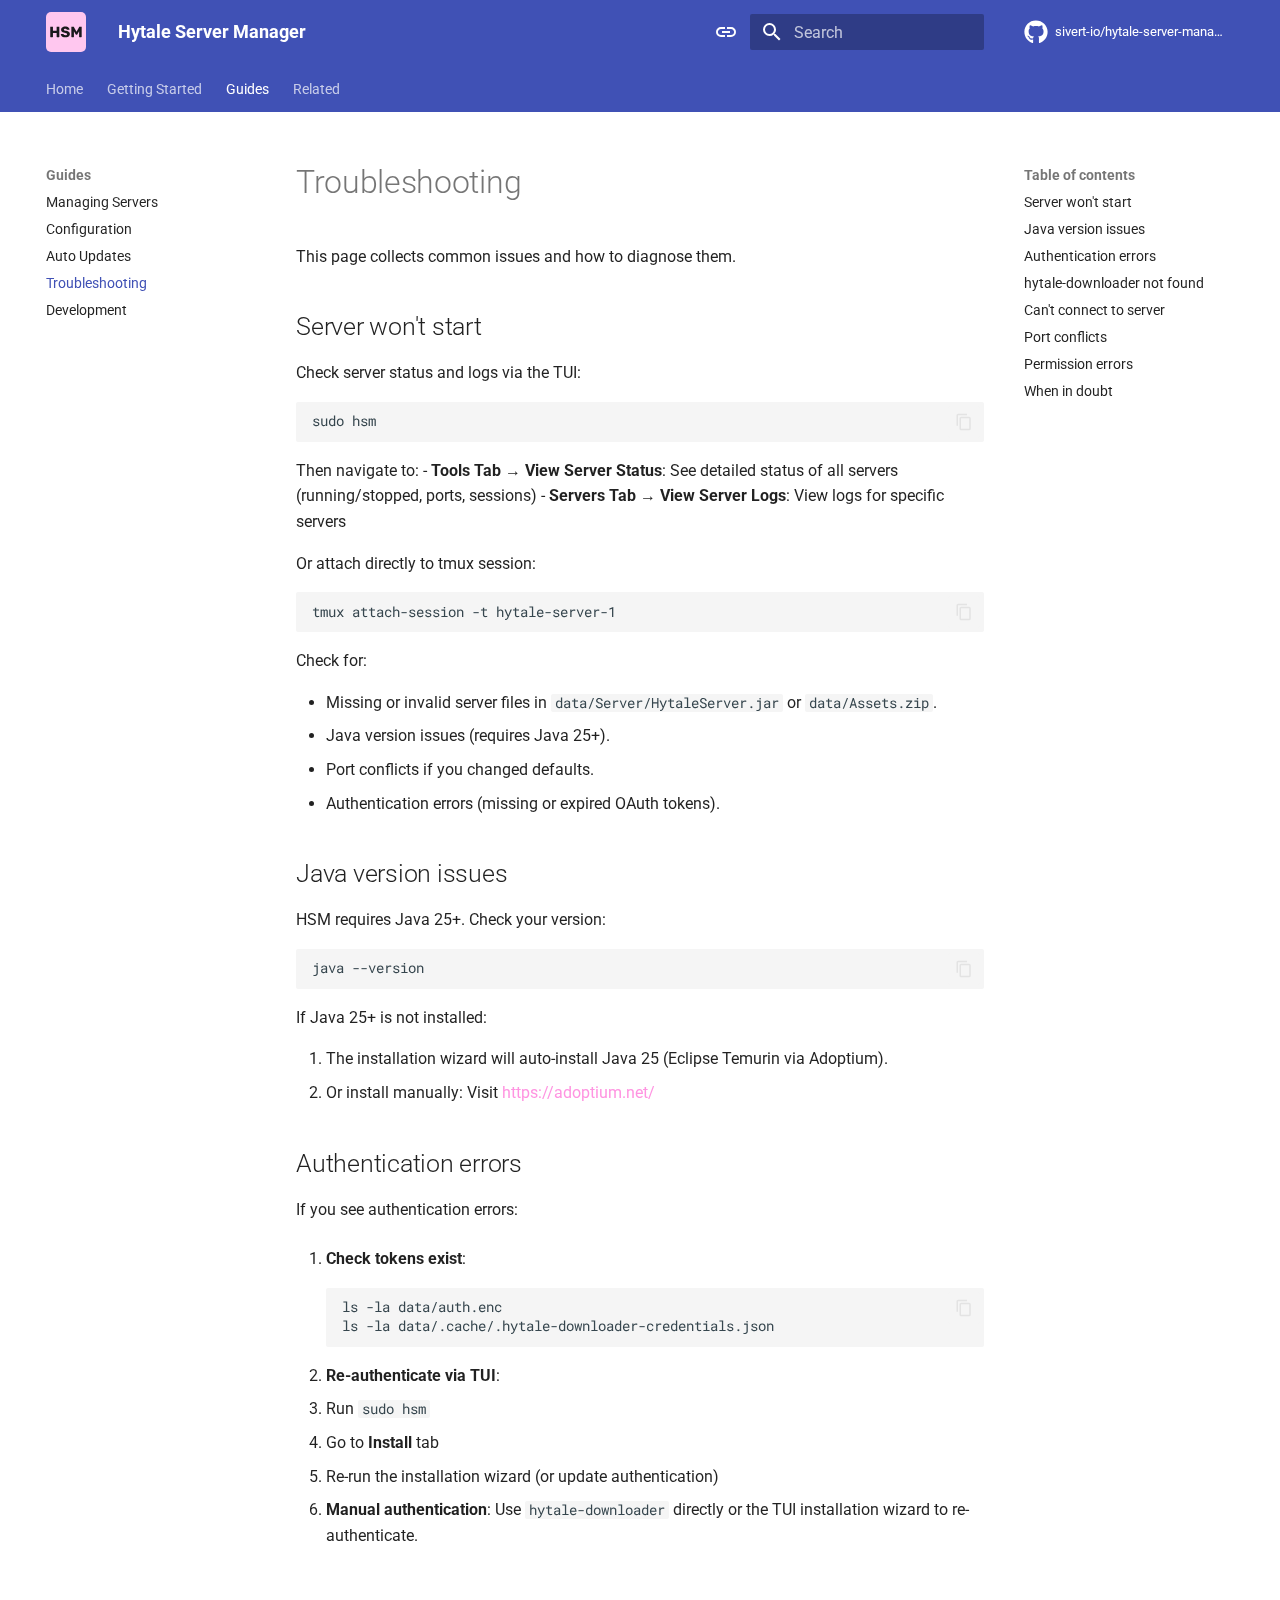
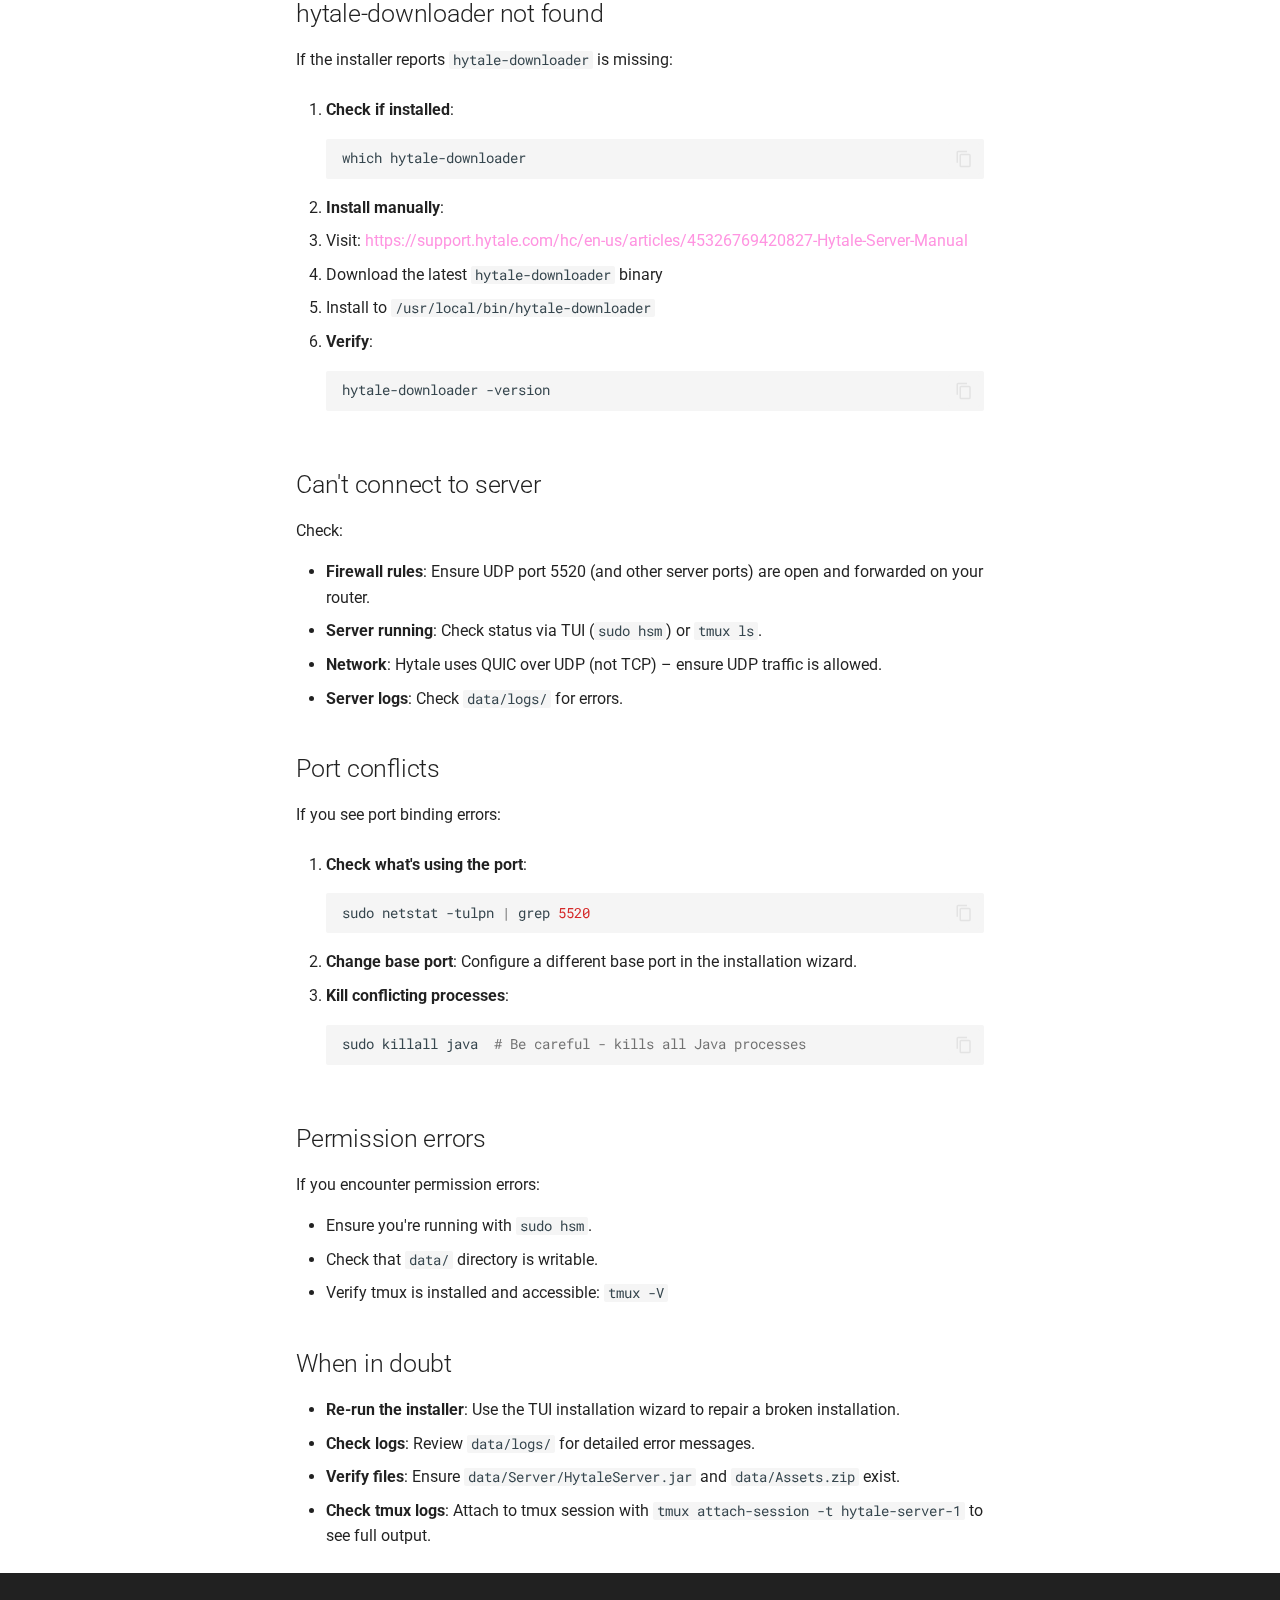
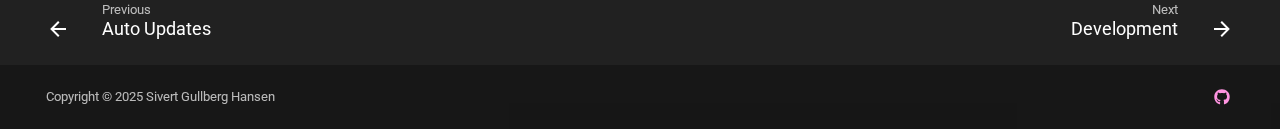
<file: guides/troubleshooting/index.html>
<!DOCTYPE html><html lang="en" class="no-js"><head>
    
      <meta charset="utf-8">
      <meta name="viewport" content="width=device-width,initial-scale=1">
      
        <meta name="description" content="Terminal UI (TUI) for managing Hytale dedicated servers natively with auto-updates, OAuth authentication, and one-command installation.">
      
      
        <meta name="author" content="Sivert Gullberg Hansen">
      
      
        <link rel="canonical" href="https://hsm.sivert.io/guides/troubleshooting/">
      
      
        <link rel="prev" href="../auto-updates/">
      
      
        <link rel="next" href="../development/">
      
      
        
      
      
      <link rel="icon" href="../../icon.svg">
      <meta name="generator" content="mkdocs-1.6.1, mkdocs-material-9.7.1">
    
    
      
        <title>Troubleshooting - Hytale Server Manager</title>
      
    
    
      <link rel="stylesheet" href="../../assets/stylesheets/main.484c7ddc.min.css">
      
        
        <link rel="stylesheet" href="../../assets/stylesheets/palette.ab4e12ef.min.css">
      
      


    
    
      
    
    
      
        
        
        <link rel="preconnect" href="https://fonts.gstatic.com" crossorigin>
        <link rel="stylesheet" href="https://fonts.googleapis.com/css?family=Roboto:300,300i,400,400i,700,700i%7CRoboto+Mono:400,400i,700,700i&amp;display=fallback">
        <style>:root{--md-text-font:"Roboto";--md-code-font:"Roboto Mono"}</style>
      
    
    
      <link rel="stylesheet" href="../../stylesheets/extra.css">
    
    <script>__md_scope=new URL("../..",location),__md_hash=e=>[...e].reduce(((e,_)=>(e<<5)-e+_.charCodeAt(0)),0),__md_get=(e,_=localStorage,t=__md_scope)=>JSON.parse(_.getItem(t.pathname+"."+e)),__md_set=(e,_,t=localStorage,a=__md_scope)=>{try{t.setItem(a.pathname+"."+e,JSON.stringify(_))}catch(e){}}</script>
    
      

    
    
  <link href="../../assets/stylesheets/glightbox.min.css" rel="stylesheet"><script src="../../assets/javascripts/glightbox.min.js"></script><style id="glightbox-style">
            html.glightbox-open { overflow: initial; height: 100%; }
            .gslide-title { margin-top: 0px; user-select: text; }
            .gslide-desc { color: #666; user-select: text; }
            .gslide-image img { background: white; }
            .gscrollbar-fixer { padding-right: 15px; }
            .gdesc-inner { font-size: 0.75rem; }
            body[data-md-color-scheme="slate"] .gdesc-inner { background: var(--md-default-bg-color); }
            body[data-md-color-scheme="slate"] .gslide-title { color: var(--md-default-fg-color); }
            body[data-md-color-scheme="slate"] .gslide-desc { color: var(--md-default-fg-color); }
        </style></head>
  
  
    
    
      
    
    
    
    
    <body dir="ltr" data-md-color-scheme="default" data-md-color-primary="indigo" data-md-color-accent="indigo">
  
    
    <input class="md-toggle" data-md-toggle="drawer" type="checkbox" id="__drawer" autocomplete="off">
    <input class="md-toggle" data-md-toggle="search" type="checkbox" id="__search" autocomplete="off">
    <label class="md-overlay" for="__drawer"></label>
    <div data-md-component="skip">
      
        
        <a href="#troubleshooting" class="md-skip">
          Skip to content
        </a>
      
    </div>
    <div data-md-component="announce">
      
    </div>
    
    
      

<header class="md-header" data-md-component="header">
  <nav class="md-header__inner md-grid" aria-label="Header">
    <a href="../.." title="Hytale Server Manager" class="md-header__button md-logo" aria-label="Hytale Server Manager" data-md-component="logo">
      
  <img src="../../icon.svg" alt="logo">

    </a>
    <label class="md-header__button md-icon" for="__drawer">
      
      <svg xmlns="http://www.w3.org/2000/svg" viewBox="0 0 24 24"><path d="M3 6h18v2H3zm0 5h18v2H3zm0 5h18v2H3z"></path></svg>
    </label>
    <div class="md-header__title" data-md-component="header-title">
      <div class="md-header__ellipsis">
        <div class="md-header__topic">
          <span class="md-ellipsis">
            Hytale Server Manager
          </span>
        </div>
        <div class="md-header__topic" data-md-component="header-topic">
          <span class="md-ellipsis">
            
              Troubleshooting
            
          </span>
        </div>
      </div>
    </div>
    
      
        <form class="md-header__option" data-md-component="palette">
  
    
    
    
    <input class="md-option" data-md-color-media="(prefers-color-scheme)" data-md-color-scheme="default" data-md-color-primary="indigo" data-md-color-accent="indigo" aria-label="Switch to light mode" type="radio" name="__palette" id="__palette_0">
    
      <label class="md-header__button md-icon" title="Switch to light mode" for="__palette_1" hidden>
        <svg xmlns="http://www.w3.org/2000/svg" viewBox="0 0 24 24"><path d="M3.9 12c0-1.71 1.39-3.1 3.1-3.1h4V7H7a5 5 0 0 0-5 5 5 5 0 0 0 5 5h4v-1.9H7c-1.71 0-3.1-1.39-3.1-3.1M8 13h8v-2H8zm9-6h-4v1.9h4c1.71 0 3.1 1.39 3.1 3.1s-1.39 3.1-3.1 3.1h-4V17h4a5 5 0 0 0 5-5 5 5 0 0 0-5-5"></path></svg>
      </label>
    
  
    
    
    
    <input class="md-option" data-md-color-media="(prefers-color-scheme: light)" data-md-color-scheme="default" data-md-color-primary="indigo" data-md-color-accent="indigo" aria-label="Switch to dark mode" type="radio" name="__palette" id="__palette_1">
    
      <label class="md-header__button md-icon" title="Switch to dark mode" for="__palette_2" hidden>
        <svg xmlns="http://www.w3.org/2000/svg" viewBox="0 0 24 24"><path d="M17 7H7a5 5 0 0 0-5 5 5 5 0 0 0 5 5h10a5 5 0 0 0 5-5 5 5 0 0 0-5-5m0 8a3 3 0 0 1-3-3 3 3 0 0 1 3-3 3 3 0 0 1 3 3 3 3 0 0 1-3 3"></path></svg>
      </label>
    
  
    
    
    
    <input class="md-option" data-md-color-media="(prefers-color-scheme: dark)" data-md-color-scheme="slate" data-md-color-primary="indigo" data-md-color-accent="indigo" aria-label="Switch to system preference" type="radio" name="__palette" id="__palette_2">
    
      <label class="md-header__button md-icon" title="Switch to system preference" for="__palette_0" hidden>
        <svg xmlns="http://www.w3.org/2000/svg" viewBox="0 0 24 24"><path d="M17 6H7c-3.31 0-6 2.69-6 6s2.69 6 6 6h10c3.31 0 6-2.69 6-6s-2.69-6-6-6m0 10H7c-2.21 0-4-1.79-4-4s1.79-4 4-4h10c2.21 0 4 1.79 4 4s-1.79 4-4 4M7 9c-1.66 0-3 1.34-3 3s1.34 3 3 3 3-1.34 3-3-1.34-3-3-3"></path></svg>
      </label>
    
  
</form>
      
    
    
      <script>var palette=__md_get("__palette");if(palette&&palette.color){if("(prefers-color-scheme)"===palette.color.media){var media=matchMedia("(prefers-color-scheme: light)"),input=document.querySelector(media.matches?"[data-md-color-media='(prefers-color-scheme: light)']":"[data-md-color-media='(prefers-color-scheme: dark)']");palette.color.media=input.getAttribute("data-md-color-media"),palette.color.scheme=input.getAttribute("data-md-color-scheme"),palette.color.primary=input.getAttribute("data-md-color-primary"),palette.color.accent=input.getAttribute("data-md-color-accent")}for(var[key,value]of Object.entries(palette.color))document.body.setAttribute("data-md-color-"+key,value)}</script>
    
    
    
      
      
        <label class="md-header__button md-icon" for="__search">
          
          <svg xmlns="http://www.w3.org/2000/svg" viewBox="0 0 24 24"><path d="M9.5 3A6.5 6.5 0 0 1 16 9.5c0 1.61-.59 3.09-1.56 4.23l.27.27h.79l5 5-1.5 1.5-5-5v-.79l-.27-.27A6.52 6.52 0 0 1 9.5 16 6.5 6.5 0 0 1 3 9.5 6.5 6.5 0 0 1 9.5 3m0 2C7 5 5 7 5 9.5S7 14 9.5 14 14 12 14 9.5 12 5 9.5 5"></path></svg>
        </label>
        <div class="md-search" data-md-component="search" role="dialog">
  <label class="md-search__overlay" for="__search"></label>
  <div class="md-search__inner" role="search">
    <form class="md-search__form" name="search">
      <input type="text" class="md-search__input" name="query" aria-label="Search" placeholder="Search" autocapitalize="off" autocorrect="off" autocomplete="off" spellcheck="false" data-md-component="search-query" required>
      <label class="md-search__icon md-icon" for="__search">
        
        <svg xmlns="http://www.w3.org/2000/svg" viewBox="0 0 24 24"><path d="M9.5 3A6.5 6.5 0 0 1 16 9.5c0 1.61-.59 3.09-1.56 4.23l.27.27h.79l5 5-1.5 1.5-5-5v-.79l-.27-.27A6.52 6.52 0 0 1 9.5 16 6.5 6.5 0 0 1 3 9.5 6.5 6.5 0 0 1 9.5 3m0 2C7 5 5 7 5 9.5S7 14 9.5 14 14 12 14 9.5 12 5 9.5 5"></path></svg>
        
        <svg xmlns="http://www.w3.org/2000/svg" viewBox="0 0 24 24"><path d="M20 11v2H8l5.5 5.5-1.42 1.42L4.16 12l7.92-7.92L13.5 5.5 8 11z"></path></svg>
      </label>
      <nav class="md-search__options" aria-label="Search">
        
          <a href="javascript:void(0)" class="md-search__icon md-icon" title="Share" aria-label="Share" data-clipboard data-clipboard-text="" data-md-component="search-share" tabindex="-1">
            
            <svg xmlns="http://www.w3.org/2000/svg" viewBox="0 0 24 24"><path d="M18 16.08c-.76 0-1.44.3-1.96.77L8.91 12.7c.05-.23.09-.46.09-.7s-.04-.47-.09-.7l7.05-4.11c.54.5 1.25.81 2.04.81a3 3 0 0 0 3-3 3 3 0 0 0-3-3 3 3 0 0 0-3 3c0 .24.04.47.09.7L8.04 9.81C7.5 9.31 6.79 9 6 9a3 3 0 0 0-3 3 3 3 0 0 0 3 3c.79 0 1.5-.31 2.04-.81l7.12 4.15c-.05.21-.08.43-.08.66 0 1.61 1.31 2.91 2.92 2.91s2.92-1.3 2.92-2.91A2.92 2.92 0 0 0 18 16.08"></path></svg>
          </a>
        
        <button type="reset" class="md-search__icon md-icon" title="Clear" aria-label="Clear" tabindex="-1">
          
          <svg xmlns="http://www.w3.org/2000/svg" viewBox="0 0 24 24"><path d="M19 6.41 17.59 5 12 10.59 6.41 5 5 6.41 10.59 12 5 17.59 6.41 19 12 13.41 17.59 19 19 17.59 13.41 12z"></path></svg>
        </button>
      </nav>
      
        <div class="md-search__suggest" data-md-component="search-suggest"></div>
      
    </form>
    <div class="md-search__output">
      <div class="md-search__scrollwrap" tabindex="0" data-md-scrollfix>
        <div class="md-search-result" data-md-component="search-result">
          <div class="md-search-result__meta">
            Initializing search
          </div>
          <ol class="md-search-result__list" role="presentation"></ol>
        </div>
      </div>
    </div>
  </div>
</div>
      
    
    
      <div class="md-header__source">
        <a href="https://github.com/sivert-io/hytale-server-manager" title="Go to repository" class="md-source" data-md-component="source">
  <div class="md-source__icon md-icon">
    
    <svg xmlns="http://www.w3.org/2000/svg" viewBox="0 0 512 512"><!--! Font Awesome Free 7.1.0 by @fontawesome - https://fontawesome.com License - https://fontawesome.com/license/free (Icons: CC BY 4.0, Fonts: SIL OFL 1.1, Code: MIT License) Copyright 2025 Fonticons, Inc.--><path d="M173.9 397.4c0 2-2.3 3.6-5.2 3.6-3.3.3-5.6-1.3-5.6-3.6 0-2 2.3-3.6 5.2-3.6 3-.3 5.6 1.3 5.6 3.6m-31.1-4.5c-.7 2 1.3 4.3 4.3 4.9 2.6 1 5.6 0 6.2-2s-1.3-4.3-4.3-5.2c-2.6-.7-5.5.3-6.2 2.3m44.2-1.7c-2.9.7-4.9 2.6-4.6 4.9.3 2 2.9 3.3 5.9 2.6 2.9-.7 4.9-2.6 4.6-4.6-.3-1.9-3-3.2-5.9-2.9M252.8 8C114.1 8 8 113.3 8 252c0 110.9 69.8 205.8 169.5 239.2 12.8 2.3 17.3-5.6 17.3-12.1 0-6.2-.3-40.4-.3-61.4 0 0-70 15-84.7-29.8 0 0-11.4-29.1-27.8-36.6 0 0-22.9-15.7 1.6-15.4 0 0 24.9 2 38.6 25.8 21.9 38.6 58.6 27.5 72.9 20.9 2.3-16 8.8-27.1 16-33.7-55.9-6.2-112.3-14.3-112.3-110.5 0-27.5 7.6-41.3 23.6-58.9-2.6-6.5-11.1-33.3 2.6-67.9 20.9-6.5 69 27 69 27 20-5.6 41.5-8.5 62.8-8.5s42.8 2.9 62.8 8.5c0 0 48.1-33.6 69-27 13.7 34.7 5.2 61.4 2.6 67.9 16 17.7 25.8 31.5 25.8 58.9 0 96.5-58.9 104.2-114.8 110.5 9.2 7.9 17 22.9 17 46.4 0 33.7-.3 75.4-.3 83.6 0 6.5 4.6 14.4 17.3 12.1C436.2 457.8 504 362.9 504 252 504 113.3 391.5 8 252.8 8M105.2 352.9c-1.3 1-1 3.3.7 5.2 1.6 1.6 3.9 2.3 5.2 1 1.3-1 1-3.3-.7-5.2-1.6-1.6-3.9-2.3-5.2-1m-10.8-8.1c-.7 1.3.3 2.9 2.3 3.9 1.6 1 3.6.7 4.3-.7.7-1.3-.3-2.9-2.3-3.9-2-.6-3.6-.3-4.3.7m32.4 35.6c-1.6 1.3-1 4.3 1.3 6.2 2.3 2.3 5.2 2.6 6.5 1 1.3-1.3.7-4.3-1.3-6.2-2.2-2.3-5.2-2.6-6.5-1m-11.4-14.7c-1.6 1-1.6 3.6 0 5.9s4.3 3.3 5.6 2.3c1.6-1.3 1.6-3.9 0-6.2-1.4-2.3-4-3.3-5.6-2"></path></svg>
  </div>
  <div class="md-source__repository">
    sivert-io/hytale-server-manager
  </div>
</a>
      </div>
    
  </nav>
  
</header>
    
    <div class="md-container" data-md-component="container">
      
      
        
          
            
<nav class="md-tabs" aria-label="Tabs" data-md-component="tabs">
  <div class="md-grid">
    <ul class="md-tabs__list">
      
        
  
  
  
  
    <li class="md-tabs__item">
      <a href="../.." class="md-tabs__link">
        
  
  
    
  
  Home

      </a>
    </li>
  

      
        
  
  
  
  
    
    
      <li class="md-tabs__item">
        <a href="../../getting-started/quick-start/" class="md-tabs__link">
          
  
  
    
  
  Getting Started

        </a>
      </li>
    
  

      
        
  
  
  
    
  
  
    
    
      <li class="md-tabs__item md-tabs__item--active">
        <a href="../managing-servers/" class="md-tabs__link">
          
  
  
    
  
  Guides

        </a>
      </li>
    
  

      
        
  
  
  
  
    
    
      <li class="md-tabs__item">
        <a href="../related-projects/" class="md-tabs__link">
          
  
  
    
  
  Related

        </a>
      </li>
    
  

      
    </ul>
  </div>
</nav>
          
        
      
      <main class="md-main" data-md-component="main">
        <div class="md-main__inner md-grid">
          
            
              
              <div class="md-sidebar md-sidebar--primary" data-md-component="sidebar" data-md-type="navigation">
                <div class="md-sidebar__scrollwrap">
                  <div class="md-sidebar__inner">
                    


  


<nav class="md-nav md-nav--primary md-nav--lifted" aria-label="Navigation" data-md-level="0">
  <label class="md-nav__title" for="__drawer">
    <a href="../.." title="Hytale Server Manager" class="md-nav__button md-logo" aria-label="Hytale Server Manager" data-md-component="logo">
      
  <img src="../../icon.svg" alt="logo">

    </a>
    Hytale Server Manager
  </label>
  
    <div class="md-nav__source">
      <a href="https://github.com/sivert-io/hytale-server-manager" title="Go to repository" class="md-source" data-md-component="source">
  <div class="md-source__icon md-icon">
    
    <svg xmlns="http://www.w3.org/2000/svg" viewBox="0 0 512 512"><!--! Font Awesome Free 7.1.0 by @fontawesome - https://fontawesome.com License - https://fontawesome.com/license/free (Icons: CC BY 4.0, Fonts: SIL OFL 1.1, Code: MIT License) Copyright 2025 Fonticons, Inc.--><path d="M173.9 397.4c0 2-2.3 3.6-5.2 3.6-3.3.3-5.6-1.3-5.6-3.6 0-2 2.3-3.6 5.2-3.6 3-.3 5.6 1.3 5.6 3.6m-31.1-4.5c-.7 2 1.3 4.3 4.3 4.9 2.6 1 5.6 0 6.2-2s-1.3-4.3-4.3-5.2c-2.6-.7-5.5.3-6.2 2.3m44.2-1.7c-2.9.7-4.9 2.6-4.6 4.9.3 2 2.9 3.3 5.9 2.6 2.9-.7 4.9-2.6 4.6-4.6-.3-1.9-3-3.2-5.9-2.9M252.8 8C114.1 8 8 113.3 8 252c0 110.9 69.8 205.8 169.5 239.2 12.8 2.3 17.3-5.6 17.3-12.1 0-6.2-.3-40.4-.3-61.4 0 0-70 15-84.7-29.8 0 0-11.4-29.1-27.8-36.6 0 0-22.9-15.7 1.6-15.4 0 0 24.9 2 38.6 25.8 21.9 38.6 58.6 27.5 72.9 20.9 2.3-16 8.8-27.1 16-33.7-55.9-6.2-112.3-14.3-112.3-110.5 0-27.5 7.6-41.3 23.6-58.9-2.6-6.5-11.1-33.3 2.6-67.9 20.9-6.5 69 27 69 27 20-5.6 41.5-8.5 62.8-8.5s42.8 2.9 62.8 8.5c0 0 48.1-33.6 69-27 13.7 34.7 5.2 61.4 2.6 67.9 16 17.7 25.8 31.5 25.8 58.9 0 96.5-58.9 104.2-114.8 110.5 9.2 7.9 17 22.9 17 46.4 0 33.7-.3 75.4-.3 83.6 0 6.5 4.6 14.4 17.3 12.1C436.2 457.8 504 362.9 504 252 504 113.3 391.5 8 252.8 8M105.2 352.9c-1.3 1-1 3.3.7 5.2 1.6 1.6 3.9 2.3 5.2 1 1.3-1 1-3.3-.7-5.2-1.6-1.6-3.9-2.3-5.2-1m-10.8-8.1c-.7 1.3.3 2.9 2.3 3.9 1.6 1 3.6.7 4.3-.7.7-1.3-.3-2.9-2.3-3.9-2-.6-3.6-.3-4.3.7m32.4 35.6c-1.6 1.3-1 4.3 1.3 6.2 2.3 2.3 5.2 2.6 6.5 1 1.3-1.3.7-4.3-1.3-6.2-2.2-2.3-5.2-2.6-6.5-1m-11.4-14.7c-1.6 1-1.6 3.6 0 5.9s4.3 3.3 5.6 2.3c1.6-1.3 1.6-3.9 0-6.2-1.4-2.3-4-3.3-5.6-2"></path></svg>
  </div>
  <div class="md-source__repository">
    sivert-io/hytale-server-manager
  </div>
</a>
    </div>
  
  <ul class="md-nav__list" data-md-scrollfix>
    
      
      
  
  
  
  
    <li class="md-nav__item">
      <a href="../.." class="md-nav__link">
        
  
  
  <span class="md-ellipsis">
    
  
    Home
  

    
  </span>
  
  

      </a>
    </li>
  

    
      
      
  
  
  
  
    
    
      
        
      
        
      
    
    
    
      
      
        
      
    
    
    <li class="md-nav__item md-nav__item--nested">
      
        
        
        <input class="md-nav__toggle md-toggle " type="checkbox" id="__nav_2">
        
          
          <label class="md-nav__link" for="__nav_2" id="__nav_2_label" tabindex="0">
            
  
  
  <span class="md-ellipsis">
    
  
    Getting Started
  

    
  </span>
  
  

            <span class="md-nav__icon md-icon"></span>
          </label>
        
        <nav class="md-nav" data-md-level="1" aria-labelledby="__nav_2_label" aria-expanded="false">
          <label class="md-nav__title" for="__nav_2">
            <span class="md-nav__icon md-icon"></span>
            
  
    Getting Started
  

          </label>
          <ul class="md-nav__list" data-md-scrollfix>
            
              
                
  
  
  
  
    <li class="md-nav__item">
      <a href="../../getting-started/quick-start/" class="md-nav__link">
        
  
  
  <span class="md-ellipsis">
    
  
    Quick Start
  

    
  </span>
  
  

      </a>
    </li>
  

              
            
              
                
  
  
  
  
    <li class="md-nav__item">
      <a href="../../getting-started/server-setup/" class="md-nav__link">
        
  
  
  <span class="md-ellipsis">
    
  
    Server Setup
  

    
  </span>
  
  

      </a>
    </li>
  

              
            
          </ul>
        </nav>
      
    </li>
  

    
      
      
  
  
    
  
  
  
    
    
      
        
      
        
      
        
      
        
      
        
      
    
    
    
      
        
        
      
      
        
      
    
    
    <li class="md-nav__item md-nav__item--active md-nav__item--section md-nav__item--nested">
      
        
        
        <input class="md-nav__toggle md-toggle " type="checkbox" id="__nav_3" checked>
        
          
          <label class="md-nav__link" for="__nav_3" id="__nav_3_label" tabindex="">
            
  
  
  <span class="md-ellipsis">
    
  
    Guides
  

    
  </span>
  
  

            <span class="md-nav__icon md-icon"></span>
          </label>
        
        <nav class="md-nav" data-md-level="1" aria-labelledby="__nav_3_label" aria-expanded="true">
          <label class="md-nav__title" for="__nav_3">
            <span class="md-nav__icon md-icon"></span>
            
  
    Guides
  

          </label>
          <ul class="md-nav__list" data-md-scrollfix>
            
              
                
  
  
  
  
    <li class="md-nav__item">
      <a href="../managing-servers/" class="md-nav__link">
        
  
  
  <span class="md-ellipsis">
    
  
    Managing Servers
  

    
  </span>
  
  

      </a>
    </li>
  

              
            
              
                
  
  
  
  
    <li class="md-nav__item">
      <a href="../configuration/" class="md-nav__link">
        
  
  
  <span class="md-ellipsis">
    
  
    Configuration
  

    
  </span>
  
  

      </a>
    </li>
  

              
            
              
                
  
  
  
  
    <li class="md-nav__item">
      <a href="../auto-updates/" class="md-nav__link">
        
  
  
  <span class="md-ellipsis">
    
  
    Auto Updates
  

    
  </span>
  
  

      </a>
    </li>
  

              
            
              
                
  
  
    
  
  
  
    <li class="md-nav__item md-nav__item--active">
      
      <input class="md-nav__toggle md-toggle" type="checkbox" id="__toc">
      
      
        
      
      
        <label class="md-nav__link md-nav__link--active" for="__toc">
          
  
  
  <span class="md-ellipsis">
    
  
    Troubleshooting
  

    
  </span>
  
  

          <span class="md-nav__icon md-icon"></span>
        </label>
      
      <a href="./" class="md-nav__link md-nav__link--active">
        
  
  
  <span class="md-ellipsis">
    
  
    Troubleshooting
  

    
  </span>
  
  

      </a>
      
        

<nav class="md-nav md-nav--secondary" aria-label="Table of contents">
  
  
  
    
  
  
    <label class="md-nav__title" for="__toc">
      <span class="md-nav__icon md-icon"></span>
      Table of contents
    </label>
    <ul class="md-nav__list" data-md-component="toc" data-md-scrollfix>
      
        <li class="md-nav__item">
  <a href="#server-wont-start" class="md-nav__link">
    <span class="md-ellipsis">
      
        Server won't start
      
    </span>
  </a>
  
</li>
      
        <li class="md-nav__item">
  <a href="#java-version-issues" class="md-nav__link">
    <span class="md-ellipsis">
      
        Java version issues
      
    </span>
  </a>
  
</li>
      
        <li class="md-nav__item">
  <a href="#authentication-errors" class="md-nav__link">
    <span class="md-ellipsis">
      
        Authentication errors
      
    </span>
  </a>
  
</li>
      
        <li class="md-nav__item">
  <a href="#hytale-downloader-not-found" class="md-nav__link">
    <span class="md-ellipsis">
      
        hytale-downloader not found
      
    </span>
  </a>
  
</li>
      
        <li class="md-nav__item">
  <a href="#cant-connect-to-server" class="md-nav__link">
    <span class="md-ellipsis">
      
        Can't connect to server
      
    </span>
  </a>
  
</li>
      
        <li class="md-nav__item">
  <a href="#port-conflicts" class="md-nav__link">
    <span class="md-ellipsis">
      
        Port conflicts
      
    </span>
  </a>
  
</li>
      
        <li class="md-nav__item">
  <a href="#permission-errors" class="md-nav__link">
    <span class="md-ellipsis">
      
        Permission errors
      
    </span>
  </a>
  
</li>
      
        <li class="md-nav__item">
  <a href="#when-in-doubt" class="md-nav__link">
    <span class="md-ellipsis">
      
        When in doubt
      
    </span>
  </a>
  
</li>
      
    </ul>
  
</nav>
      
    </li>
  

              
            
              
                
  
  
  
  
    <li class="md-nav__item">
      <a href="../development/" class="md-nav__link">
        
  
  
  <span class="md-ellipsis">
    
  
    Development
  

    
  </span>
  
  

      </a>
    </li>
  

              
            
          </ul>
        </nav>
      
    </li>
  

    
      
      
  
  
  
  
    
    
      
        
      
    
    
    
      
      
        
      
    
    
    <li class="md-nav__item md-nav__item--nested">
      
        
        
        <input class="md-nav__toggle md-toggle " type="checkbox" id="__nav_4">
        
          
          <label class="md-nav__link" for="__nav_4" id="__nav_4_label" tabindex="0">
            
  
  
  <span class="md-ellipsis">
    
  
    Related
  

    
  </span>
  
  

            <span class="md-nav__icon md-icon"></span>
          </label>
        
        <nav class="md-nav" data-md-level="1" aria-labelledby="__nav_4_label" aria-expanded="false">
          <label class="md-nav__title" for="__nav_4">
            <span class="md-nav__icon md-icon"></span>
            
  
    Related
  

          </label>
          <ul class="md-nav__list" data-md-scrollfix>
            
              
                
  
  
  
  
    <li class="md-nav__item">
      <a href="../related-projects/" class="md-nav__link">
        
  
  
  <span class="md-ellipsis">
    
  
    Related Projects
  

    
  </span>
  
  

      </a>
    </li>
  

              
            
          </ul>
        </nav>
      
    </li>
  

    
  </ul>
</nav>
                  </div>
                </div>
              </div>
            
            
              
              <div class="md-sidebar md-sidebar--secondary" data-md-component="sidebar" data-md-type="toc">
                <div class="md-sidebar__scrollwrap">
                  <div class="md-sidebar__inner">
                    

<nav class="md-nav md-nav--secondary" aria-label="Table of contents">
  
  
  
    
  
  
    <label class="md-nav__title" for="__toc">
      <span class="md-nav__icon md-icon"></span>
      Table of contents
    </label>
    <ul class="md-nav__list" data-md-component="toc" data-md-scrollfix>
      
        <li class="md-nav__item">
  <a href="#server-wont-start" class="md-nav__link">
    <span class="md-ellipsis">
      
        Server won't start
      
    </span>
  </a>
  
</li>
      
        <li class="md-nav__item">
  <a href="#java-version-issues" class="md-nav__link">
    <span class="md-ellipsis">
      
        Java version issues
      
    </span>
  </a>
  
</li>
      
        <li class="md-nav__item">
  <a href="#authentication-errors" class="md-nav__link">
    <span class="md-ellipsis">
      
        Authentication errors
      
    </span>
  </a>
  
</li>
      
        <li class="md-nav__item">
  <a href="#hytale-downloader-not-found" class="md-nav__link">
    <span class="md-ellipsis">
      
        hytale-downloader not found
      
    </span>
  </a>
  
</li>
      
        <li class="md-nav__item">
  <a href="#cant-connect-to-server" class="md-nav__link">
    <span class="md-ellipsis">
      
        Can't connect to server
      
    </span>
  </a>
  
</li>
      
        <li class="md-nav__item">
  <a href="#port-conflicts" class="md-nav__link">
    <span class="md-ellipsis">
      
        Port conflicts
      
    </span>
  </a>
  
</li>
      
        <li class="md-nav__item">
  <a href="#permission-errors" class="md-nav__link">
    <span class="md-ellipsis">
      
        Permission errors
      
    </span>
  </a>
  
</li>
      
        <li class="md-nav__item">
  <a href="#when-in-doubt" class="md-nav__link">
    <span class="md-ellipsis">
      
        When in doubt
      
    </span>
  </a>
  
</li>
      
    </ul>
  
</nav>
                  </div>
                </div>
              </div>
            
          
          
            <div class="md-content" data-md-component="content">
              
              <article class="md-content__inner md-typeset">
                
                  


  
  


<h1 id="troubleshooting">Troubleshooting<a class="headerlink" href="#troubleshooting" title="Permanent link">¶</a></h1>
<p>This page collects common issues and how to diagnose them.</p>
<h2 id="server-wont-start">Server won't start<a class="headerlink" href="#server-wont-start" title="Permanent link">¶</a></h2>
<p>Check server status and logs via the TUI:</p>
<div class="language-bash highlight"><pre><span></span><code><span id="__span-0-1"><a id="__codelineno-0-1" name="__codelineno-0-1" href="#__codelineno-0-1"></a>sudo<span class="w"> </span>hsm
</span></code></pre></div>
<p>Then navigate to:
- <strong>Tools Tab → View Server Status</strong>: See detailed status of all servers (running/stopped, ports, sessions)
- <strong>Servers Tab → View Server Logs</strong>: View logs for specific servers</p>
<p>Or attach directly to tmux session:</p>
<div class="language-bash highlight"><pre><span></span><code><span id="__span-1-1"><a id="__codelineno-1-1" name="__codelineno-1-1" href="#__codelineno-1-1"></a>tmux<span class="w"> </span>attach-session<span class="w"> </span>-t<span class="w"> </span>hytale-server-1
</span></code></pre></div>
<p>Check for:</p>
<ul>
<li>Missing or invalid server files in <code>data/Server/HytaleServer.jar</code> or <code>data/Assets.zip</code>.</li>
<li>Java version issues (requires Java 25+).</li>
<li>Port conflicts if you changed defaults.</li>
<li>Authentication errors (missing or expired OAuth tokens).</li>
</ul>
<h2 id="java-version-issues">Java version issues<a class="headerlink" href="#java-version-issues" title="Permanent link">¶</a></h2>
<p>HSM requires Java 25+. Check your version:</p>
<div class="language-bash highlight"><pre><span></span><code><span id="__span-2-1"><a id="__codelineno-2-1" name="__codelineno-2-1" href="#__codelineno-2-1"></a>java<span class="w"> </span>--version
</span></code></pre></div>
<p>If Java 25+ is not installed:</p>
<ol>
<li>The installation wizard will auto-install Java 25 (Eclipse Temurin via Adoptium).</li>
<li>Or install manually: Visit <a href="https://adoptium.net/">https://adoptium.net/</a></li>
</ol>
<h2 id="authentication-errors">Authentication errors<a class="headerlink" href="#authentication-errors" title="Permanent link">¶</a></h2>
<p>If you see authentication errors:</p>
<ol>
<li>
<p><strong>Check tokens exist</strong>:
   </p><div class="language-bash highlight"><pre><span></span><code><span id="__span-3-1"><a id="__codelineno-3-1" name="__codelineno-3-1" href="#__codelineno-3-1"></a>ls<span class="w"> </span>-la<span class="w"> </span>data/auth.enc
</span><span id="__span-3-2"><a id="__codelineno-3-2" name="__codelineno-3-2" href="#__codelineno-3-2"></a>ls<span class="w"> </span>-la<span class="w"> </span>data/.cache/.hytale-downloader-credentials.json
</span></code></pre></div><p></p>
</li>
<li>
<p><strong>Re-authenticate via TUI</strong>:</p>
</li>
<li>Run <code>sudo hsm</code></li>
<li>Go to <strong>Install</strong> tab</li>
<li>
<p>Re-run the installation wizard (or update authentication)</p>
</li>
<li>
<p><strong>Manual authentication</strong>: Use <code>hytale-downloader</code> directly or the TUI installation wizard to re-authenticate.</p>
</li>
</ol>
<h2 id="hytale-downloader-not-found">hytale-downloader not found<a class="headerlink" href="#hytale-downloader-not-found" title="Permanent link">¶</a></h2>
<p>If the installer reports <code>hytale-downloader</code> is missing:</p>
<ol>
<li>
<p><strong>Check if installed</strong>:
   </p><div class="language-bash highlight"><pre><span></span><code><span id="__span-4-1"><a id="__codelineno-4-1" name="__codelineno-4-1" href="#__codelineno-4-1"></a>which<span class="w"> </span>hytale-downloader
</span></code></pre></div><p></p>
</li>
<li>
<p><strong>Install manually</strong>:</p>
</li>
<li>Visit: <a href="https://support.hytale.com/hc/en-us/articles/45326769420827-Hytale-Server-Manual">https://support.hytale.com/hc/en-us/articles/45326769420827-Hytale-Server-Manual</a></li>
<li>Download the latest <code>hytale-downloader</code> binary</li>
<li>
<p>Install to <code>/usr/local/bin/hytale-downloader</code></p>
</li>
<li>
<p><strong>Verify</strong>:
   </p><div class="language-bash highlight"><pre><span></span><code><span id="__span-5-1"><a id="__codelineno-5-1" name="__codelineno-5-1" href="#__codelineno-5-1"></a>hytale-downloader<span class="w"> </span>-version
</span></code></pre></div><p></p>
</li>
</ol>
<h2 id="cant-connect-to-server">Can't connect to server<a class="headerlink" href="#cant-connect-to-server" title="Permanent link">¶</a></h2>
<p>Check:</p>
<ul>
<li><strong>Firewall rules</strong>: Ensure UDP port 5520 (and other server ports) are open and forwarded on your router.</li>
<li><strong>Server running</strong>: Check status via TUI (<code>sudo hsm</code>) or <code>tmux ls</code>.</li>
<li><strong>Network</strong>: Hytale uses QUIC over UDP (not TCP) – ensure UDP traffic is allowed.</li>
<li><strong>Server logs</strong>: Check <code>data/logs/</code> for errors.</li>
</ul>
<h2 id="port-conflicts">Port conflicts<a class="headerlink" href="#port-conflicts" title="Permanent link">¶</a></h2>
<p>If you see port binding errors:</p>
<ol>
<li>
<p><strong>Check what's using the port</strong>:
   </p><div class="language-bash highlight"><pre><span></span><code><span id="__span-6-1"><a id="__codelineno-6-1" name="__codelineno-6-1" href="#__codelineno-6-1"></a>sudo<span class="w"> </span>netstat<span class="w"> </span>-tulpn<span class="w"> </span><span class="p">|</span><span class="w"> </span>grep<span class="w"> </span><span class="m">5520</span>
</span></code></pre></div><p></p>
</li>
<li>
<p><strong>Change base port</strong>: Configure a different base port in the installation wizard.</p>
</li>
<li>
<p><strong>Kill conflicting processes</strong>:
   </p><div class="language-bash highlight"><pre><span></span><code><span id="__span-7-1"><a id="__codelineno-7-1" name="__codelineno-7-1" href="#__codelineno-7-1"></a>sudo<span class="w"> </span>killall<span class="w"> </span>java<span class="w">  </span><span class="c1"># Be careful - kills all Java processes</span>
</span></code></pre></div><p></p>
</li>
</ol>
<h2 id="permission-errors">Permission errors<a class="headerlink" href="#permission-errors" title="Permanent link">¶</a></h2>
<p>If you encounter permission errors:</p>
<ul>
<li>Ensure you're running with <code>sudo hsm</code>.</li>
<li>Check that <code>data/</code> directory is writable.</li>
<li>Verify tmux is installed and accessible: <code>tmux -V</code></li>
</ul>
<h2 id="when-in-doubt">When in doubt<a class="headerlink" href="#when-in-doubt" title="Permanent link">¶</a></h2>
<ul>
<li><strong>Re-run the installer</strong>: Use the TUI installation wizard to repair a broken installation.</li>
<li><strong>Check logs</strong>: Review <code>data/logs/</code> for detailed error messages.</li>
<li><strong>Verify files</strong>: Ensure <code>data/Server/HytaleServer.jar</code> and <code>data/Assets.zip</code> exist.</li>
<li><strong>Check tmux logs</strong>: Attach to tmux session with <code>tmux attach-session -t hytale-server-1</code> to see full output.</li>
</ul>












                
              </article>
            </div>
          
          
<script>var target=document.getElementById(location.hash.slice(1));target&&target.name&&(target.checked=target.name.startsWith("__tabbed_"))</script>
        </div>
        
          <button type="button" class="md-top md-icon" data-md-component="top" hidden>
  
  <svg xmlns="http://www.w3.org/2000/svg" viewBox="0 0 24 24"><path d="M13 20h-2V8l-5.5 5.5-1.42-1.42L12 4.16l7.92 7.92-1.42 1.42L13 8z"></path></svg>
  Back to top
</button>
        
      </main>
      
        <footer class="md-footer">
  
    
      
      <nav class="md-footer__inner md-grid" aria-label="Footer">
        
          
          <a href="../auto-updates/" class="md-footer__link md-footer__link--prev" aria-label="Previous: Auto Updates">
            <div class="md-footer__button md-icon">
              
              <svg xmlns="http://www.w3.org/2000/svg" viewBox="0 0 24 24"><path d="M20 11v2H8l5.5 5.5-1.42 1.42L4.16 12l7.92-7.92L13.5 5.5 8 11z"></path></svg>
            </div>
            <div class="md-footer__title">
              <span class="md-footer__direction">
                Previous
              </span>
              <div class="md-ellipsis">
                Auto Updates
              </div>
            </div>
          </a>
        
        
          
          <a href="../development/" class="md-footer__link md-footer__link--next" aria-label="Next: Development">
            <div class="md-footer__title">
              <span class="md-footer__direction">
                Next
              </span>
              <div class="md-ellipsis">
                Development
              </div>
            </div>
            <div class="md-footer__button md-icon">
              
              <svg xmlns="http://www.w3.org/2000/svg" viewBox="0 0 24 24"><path d="M4 11v2h12l-5.5 5.5 1.42 1.42L19.84 12l-7.92-7.92L10.5 5.5 16 11z"></path></svg>
            </div>
          </a>
        
      </nav>
    
  
  <div class="md-footer-meta md-typeset">
    <div class="md-footer-meta__inner md-grid">
      <div class="md-copyright">
  
    <div class="md-copyright__highlight">
      Copyright © 2025 Sivert Gullberg Hansen
    </div>
  
  
</div>
      
        
<div class="md-social">
  
    
    
    
    
      
      
    
    <a href="https://github.com/sivert-io/hytale-server-manager" target="_blank" rel="noopener" title="github.com" class="md-social__link">
      <svg xmlns="http://www.w3.org/2000/svg" viewBox="0 0 512 512"><!--! Font Awesome Free 7.1.0 by @fontawesome - https://fontawesome.com License - https://fontawesome.com/license/free (Icons: CC BY 4.0, Fonts: SIL OFL 1.1, Code: MIT License) Copyright 2025 Fonticons, Inc.--><path d="M173.9 397.4c0 2-2.3 3.6-5.2 3.6-3.3.3-5.6-1.3-5.6-3.6 0-2 2.3-3.6 5.2-3.6 3-.3 5.6 1.3 5.6 3.6m-31.1-4.5c-.7 2 1.3 4.3 4.3 4.9 2.6 1 5.6 0 6.2-2s-1.3-4.3-4.3-5.2c-2.6-.7-5.5.3-6.2 2.3m44.2-1.7c-2.9.7-4.9 2.6-4.6 4.9.3 2 2.9 3.3 5.9 2.6 2.9-.7 4.9-2.6 4.6-4.6-.3-1.9-3-3.2-5.9-2.9M252.8 8C114.1 8 8 113.3 8 252c0 110.9 69.8 205.8 169.5 239.2 12.8 2.3 17.3-5.6 17.3-12.1 0-6.2-.3-40.4-.3-61.4 0 0-70 15-84.7-29.8 0 0-11.4-29.1-27.8-36.6 0 0-22.9-15.7 1.6-15.4 0 0 24.9 2 38.6 25.8 21.9 38.6 58.6 27.5 72.9 20.9 2.3-16 8.8-27.1 16-33.7-55.9-6.2-112.3-14.3-112.3-110.5 0-27.5 7.6-41.3 23.6-58.9-2.6-6.5-11.1-33.3 2.6-67.9 20.9-6.5 69 27 69 27 20-5.6 41.5-8.5 62.8-8.5s42.8 2.9 62.8 8.5c0 0 48.1-33.6 69-27 13.7 34.7 5.2 61.4 2.6 67.9 16 17.7 25.8 31.5 25.8 58.9 0 96.5-58.9 104.2-114.8 110.5 9.2 7.9 17 22.9 17 46.4 0 33.7-.3 75.4-.3 83.6 0 6.5 4.6 14.4 17.3 12.1C436.2 457.8 504 362.9 504 252 504 113.3 391.5 8 252.8 8M105.2 352.9c-1.3 1-1 3.3.7 5.2 1.6 1.6 3.9 2.3 5.2 1 1.3-1 1-3.3-.7-5.2-1.6-1.6-3.9-2.3-5.2-1m-10.8-8.1c-.7 1.3.3 2.9 2.3 3.9 1.6 1 3.6.7 4.3-.7.7-1.3-.3-2.9-2.3-3.9-2-.6-3.6-.3-4.3.7m32.4 35.6c-1.6 1.3-1 4.3 1.3 6.2 2.3 2.3 5.2 2.6 6.5 1 1.3-1.3.7-4.3-1.3-6.2-2.2-2.3-5.2-2.6-6.5-1m-11.4-14.7c-1.6 1-1.6 3.6 0 5.9s4.3 3.3 5.6 2.3c1.6-1.3 1.6-3.9 0-6.2-1.4-2.3-4-3.3-5.6-2"></path></svg>
    </a>
  
</div>
      
    </div>
  </div>
</footer>
      
    </div>
    <div class="md-dialog" data-md-component="dialog">
      <div class="md-dialog__inner md-typeset"></div>
    </div>
    
    
    
      
      
      <script id="__config" type="application/json">{"annotate": null, "base": "../..", "features": ["content.code.annotate", "content.code.copy", "content.tooltips", "navigation.footer", "navigation.indexes", "navigation.sections", "navigation.tabs", "navigation.top", "navigation.tracking", "search.highlight", "search.share", "search.suggest", "toc.follow"], "search": "../../assets/javascripts/workers/search.2c215733.min.js", "tags": null, "translations": {"clipboard.copied": "Copied to clipboard", "clipboard.copy": "Copy to clipboard", "search.result.more.one": "1 more on this page", "search.result.more.other": "# more on this page", "search.result.none": "No matching documents", "search.result.one": "1 matching document", "search.result.other": "# matching documents", "search.result.placeholder": "Type to start searching", "search.result.term.missing": "Missing", "select.version": "Select version"}, "version": null}</script>
    
    
      <script src="../../assets/javascripts/bundle.79ae519e.min.js"></script>
      
    
  
<script id="init-glightbox">const lightbox = GLightbox({"touchNavigation": true, "loop": false, "zoomable": true, "draggable": true, "openEffect": "zoom", "closeEffect": "zoom", "slideEffect": "slide"});
document$.subscribe(()=>{ lightbox.reload(); });
</script></body></html>
</file>
<file: stylesheets/extra.css>
/* Hytale Server Manager theme - Pink/magenta hue from hsm-icon.svg (#FFC7EF) */

:root {
  /* Light mode overrides */
  --md-primary-fg-color: hsl(317, 99%, 75%);        /* Pink/magenta for light mode (#FFC7EF base) */
  --md-primary-fg-color--light: hsl(317, 100%, 94%); /* Light pink (#FFF5FC) */
  --md-primary-fg-color--dark: hsl(317, 79%, 40%);  /* Dark pink (#B8459F) */
  --md-accent-fg-color: hsl(317, 100%, 79%);         /* Bright pink for accents (#FFD4F5) */
  --md-typeset-a-color: hsl(317, 100%, 79%);         /* Links use accent pink in light mode */
}

[data-md-color-scheme="slate"] {
  /* Dark mode */

  /* Header/Navbar - dark pink/magenta-tinted background */
  --md-primary-fg-color: hsl(317, 35%, 8%);         /* Dark pink-tinted background (#1A0F17) */
  --md-primary-fg-color--light: hsl(317, 85%, 89%); /* Light pink (#FFE5F7) */
  --md-primary-fg-color--dark: hsl(317, 20%, 5%);  /* Very dark pink (#120A10) */
  --md-primary-bg-color: hsl(317, 25%, 90%);        /* Light pink-gray (#F5E6F0) */

  /* Accent - bright pink for links, buttons, active states */
  --md-accent-fg-color: hsl(317, 100%, 79%);         /* Bright pink primary (#FFD4F5) */
  --md-accent-fg-color--transparent: hsla(317, 100%, 79%, 0.1);

  /* Background colors with pink/magenta hue */
  --md-default-bg-color: hsl(317, 35%, 8%);         /* Pink-tinted dark background (#1A0F17) */
  --md-default-fg-color: hsl(317, 25%, 90%);        /* Text primary (#F5E6F0) */
  --md-default-fg-color--light: hsl(317, 20%, 76%); /* Text secondary (#D0C4CA) */

  /* Code block colors with pink/magenta hue */
  --md-code-bg-color: hsl(317, 33%, 14%);           /* Pink-tinted code background (#2A1F25) */
  --md-code-fg-color: hsl(317, 25%, 90%);           /* #F5E6F0 */

  /* Links - use bright pink */
  --md-typeset-a-color: hsl(317, 100%, 79%);         /* #FFD4F5 */

  /* Table of contents active item */
  --md-typeset-table-color: hsl(317, 33%, 14%);     /* #2A1F25 */
}

/* Enhanced pink/magenta highlights for dark mode */
[data-md-color-scheme="slate"] {
  /* Sidebar active nav item */
  .md-nav__link--active {
    color: hsl(317, 100%, 79%) !important; /* #FFD4F5 */
  }

  /* Hover states */
  .md-nav__link:hover {
    color: hsl(317, 85%, 89%) !important; /* Light pink */
  }

  /* Search highlights */
  .md-search-result__meta {
    background-color: hsl(317, 33%, 14%);
  }

  /* Admonition headers */
  .md-typeset .admonition-title {
    background-color: hsla(317, 100%, 79%, 0.1);
  }
}

/* Rounded corners and colors to match project */
.md-button {
  border-radius: 44px !important;        /* Match project button radius */
}

/* Primary button - filled pink/magenta */
.md-button--primary {
  background-color: hsl(317, 99%, 75%) !important; /* #FFC7EF */
  color: white !important;
  border-color: hsl(317, 99%, 75%) !important;     /* #FFC7EF */
}

.md-button--primary:hover {
  background-color: hsl(317, 100%, 79%) !important; /* #FFD4F5 */
  border-color: hsl(317, 100%, 79%) !important;     /* #FFD4F5 */
}

[data-md-color-scheme="slate"] .md-button--primary {
  background-color: hsl(317, 100%, 79%) !important; /* #FFD4F5 */
  color: hsl(317, 35%, 8%) !important;             /* #1A0F17 */
  border-color: hsl(317, 100%, 79%) !important;     /* #FFD4F5 */
}

[data-md-color-scheme="slate"] .md-button--primary:hover {
  background-color: transparent !important;
  color: hsl(317, 100%, 79%) !important;            /* #FFD4F5 */
  border-color: hsl(317, 100%, 79%) !important;     /* #FFD4F5 */
}

/* Secondary button - outlined pink/magenta */
.md-button:not(.md-button--primary) {
  color: hsl(317, 99%, 75%) !important;            /* #FFC7EF */
  border-color: hsl(317, 99%, 75%) !important;     /* #FFC7EF */
}

.md-button:not(.md-button--primary):hover {
  background-color: hsla(317, 100%, 79%, 0.1) !important;
  border-color: hsl(317, 100%, 79%) !important;     /* #FFD4F5 */
}

[data-md-color-scheme="slate"] .md-button:not(.md-button--primary) {
  color: hsl(317, 100%, 79%) !important;            /* #FFD4F5 */
  border-color: hsl(317, 100%, 79%) !important;     /* #FFD4F5 */
}

[data-md-color-scheme="slate"] .md-button:not(.md-button--primary):hover {
  background-color: hsla(317, 100%, 79%, 0.1) !important;
  border-color: hsl(317, 85%, 89%) !important;     /* Light pink */
}

/* Additional pink/magenta-tinted backgrounds */
[data-md-color-scheme="slate"] .md-header {
  background-color: hsl(317, 35%, 8%);             /* #1A0F17 */
}

/* Logo styling */
.md-header__button.md-logo img,
.md-header__button.md-logo svg {
  height: 2rem;
}

/* Clean separator between header and content */
[data-md-color-scheme="slate"] .md-header {
  box-shadow: 0 0 0.2rem rgba(0,0,0,.1), 0 0.2rem 0.4rem rgba(0,0,0,.2);
}

/* Improve sidebar appearance */
[data-md-color-scheme="slate"] .md-sidebar {
  background-color: transparent;
}

/* Better content cards */
[data-md-color-scheme="slate"] .md-typeset .admonition,
[data-md-color-scheme="slate"] .md-typeset details {
  border: none;
  box-shadow: 0 0.2rem 0.5rem rgba(0,0,0,.05), 0 0 0.05rem rgba(0,0,0,.1);
}

/* Tabs styling */
[data-md-color-scheme="slate"] .md-tabs {
  background-color: hsl(317, 35%, 8%);             /* #1A0F17 */
  border-bottom: 0.05rem solid hsla(317, 100%, 79%, 0.1);
}

/* Code blocks with subtle borders */
[data-md-color-scheme="slate"] .md-typeset pre > code {
  border-radius: 0.5rem;
}

/* Navigation path breadcrumbs */
[data-md-color-scheme="slate"] .md-path {
  color: hsl(317, 20%, 76%);                       /* #D0C4CA */
}

/* Admonition styling to match mkdocs-material style */
/* Border-left style like the reference documentation */
.md-typeset .admonition,
.md-typeset details {
  border-width: 0;
  border-left-width: 4px;
}

/* Only content links (markdown content) use accent color - exclude nav, buttons, etc. */
.md-typeset a:not(.md-button):not(.md-nav__link):not(.md-header__button):not(.md-footer__link):not(.md-search-result__link) {
  color: hsl(317, 100%, 79%) !important;            /* #FFD4F5 */
}

.md-typeset a:not(.md-button):not(.md-nav__link):not(.md-header__button):not(.md-footer__link):not(.md-search-result__link):hover {
  color: hsl(317, 100%, 79%) !important;            /* #FFD4F5 */
  opacity: 0.8;
}
</file>
<file: assets/stylesheets/main.484c7ddc.min.css>
@charset "UTF-8";html{-webkit-text-size-adjust:none;-moz-text-size-adjust:none;text-size-adjust:none;box-sizing:border-box}*,:after,:before{box-sizing:inherit}@media (prefers-reduced-motion){*,:after,:before{transition:none!important}}body{margin:0}a,button,input,label{-webkit-tap-highlight-color:transparent}a{color:inherit;text-decoration:none}hr{border:0;box-sizing:initial;display:block;height:.05rem;overflow:visible;padding:0}small{font-size:80%}sub,sup{line-height:1em}img{border-style:none}table{border-collapse:initial;border-spacing:0}td,th{font-weight:400;vertical-align:top}button{background:#0000;border:0;font-family:inherit;font-size:inherit;margin:0;padding:0}input{border:0;outline:none}:root{--md-primary-fg-color:#4051b5;--md-primary-fg-color--light:#5d6cc0;--md-primary-fg-color--dark:#303fa1;--md-primary-bg-color:#fff;--md-primary-bg-color--light:#ffffffb3;--md-accent-fg-color:#526cfe;--md-accent-fg-color--transparent:#526cfe1a;--md-accent-bg-color:#fff;--md-accent-bg-color--light:#ffffffb3}[data-md-color-scheme=default]{color-scheme:light}[data-md-color-scheme=default] img[src$="#gh-dark-mode-only"],[data-md-color-scheme=default] img[src$="#only-dark"]{display:none}:root,[data-md-color-scheme=default]{--md-hue:225deg;--md-default-fg-color:#000000de;--md-default-fg-color--light:#0000008a;--md-default-fg-color--lighter:#00000052;--md-default-fg-color--lightest:#00000012;--md-default-bg-color:#fff;--md-default-bg-color--light:#ffffffb3;--md-default-bg-color--lighter:#ffffff4d;--md-default-bg-color--lightest:#ffffff1f;--md-code-fg-color:#36464e;--md-code-bg-color:#f5f5f5;--md-code-bg-color--light:#f5f5f5b3;--md-code-bg-color--lighter:#f5f5f54d;--md-code-hl-color:#4287ff;--md-code-hl-color--light:#4287ff1a;--md-code-hl-number-color:#d52a2a;--md-code-hl-special-color:#db1457;--md-code-hl-function-color:#a846b9;--md-code-hl-constant-color:#6e59d9;--md-code-hl-keyword-color:#3f6ec6;--md-code-hl-string-color:#1c7d4d;--md-code-hl-name-color:var(--md-code-fg-color);--md-code-hl-operator-color:var(--md-default-fg-color--light);--md-code-hl-punctuation-color:var(--md-default-fg-color--light);--md-code-hl-comment-color:var(--md-default-fg-color--light);--md-code-hl-generic-color:var(--md-default-fg-color--light);--md-code-hl-variable-color:var(--md-default-fg-color--light);--md-typeset-color:var(--md-default-fg-color);--md-typeset-a-color:var(--md-primary-fg-color);--md-typeset-del-color:#f5503d26;--md-typeset-ins-color:#0bd57026;--md-typeset-kbd-color:#fafafa;--md-typeset-kbd-accent-color:#fff;--md-typeset-kbd-border-color:#b8b8b8;--md-typeset-mark-color:#ffff0080;--md-typeset-table-color:#0000001f;--md-typeset-table-color--light:rgba(0,0,0,.035);--md-admonition-fg-color:var(--md-default-fg-color);--md-admonition-bg-color:var(--md-default-bg-color);--md-warning-fg-color:#000000de;--md-warning-bg-color:#ff9;--md-footer-fg-color:#fff;--md-footer-fg-color--light:#ffffffb3;--md-footer-fg-color--lighter:#ffffff73;--md-footer-bg-color:#000000de;--md-footer-bg-color--dark:#00000052;--md-shadow-z1:0 0.2rem 0.5rem #0000000d,0 0 0.05rem #0000001a;--md-shadow-z2:0 0.2rem 0.5rem #0000001a,0 0 0.05rem #00000040;--md-shadow-z3:0 0.2rem 0.5rem #0003,0 0 0.05rem #00000059}.md-icon svg{fill:currentcolor;display:block;height:1.2rem;width:1.2rem}body{-webkit-font-smoothing:antialiased;-moz-osx-font-smoothing:grayscale;--md-text-font-family:var(--md-text-font,_),-apple-system,BlinkMacSystemFont,Helvetica,Arial,sans-serif;--md-code-font-family:var(--md-code-font,_),SFMono-Regular,Consolas,Menlo,monospace}aside,body,input{font-feature-settings:"kern","liga";color:var(--md-typeset-color);font-family:var(--md-text-font-family)}code,kbd,pre{font-feature-settings:"kern";font-family:var(--md-code-font-family)}:root{--md-typeset-table-sort-icon:url('data:image/svg+xml;charset=utf-8,<svg xmlns="http://www.w3.org/2000/svg" viewBox="0 0 24 24"><path d="m18 21-4-4h3V7h-3l4-4 4 4h-3v10h3M2 19v-2h10v2M2 13v-2h7v2M2 7V5h4v2z"/></svg>');--md-typeset-table-sort-icon--asc:url('data:image/svg+xml;charset=utf-8,<svg xmlns="http://www.w3.org/2000/svg" viewBox="0 0 24 24"><path d="M19 17h3l-4 4-4-4h3V3h2M2 17h10v2H2M6 5v2H2V5m0 6h7v2H2z"/></svg>');--md-typeset-table-sort-icon--desc:url('data:image/svg+xml;charset=utf-8,<svg xmlns="http://www.w3.org/2000/svg" viewBox="0 0 24 24"><path d="M19 7h3l-4-4-4 4h3v14h2M2 17h10v2H2M6 5v2H2V5m0 6h7v2H2z"/></svg>')}.md-typeset{-webkit-print-color-adjust:exact;color-adjust:exact;font-size:.8rem;line-height:1.6;overflow-wrap:break-word}@media print{.md-typeset{font-size:.68rem}}.md-typeset blockquote,.md-typeset dl,.md-typeset figure,.md-typeset ol,.md-typeset pre,.md-typeset ul{margin-bottom:1em;margin-top:1em}.md-typeset h1{color:var(--md-default-fg-color--light);font-size:2em;line-height:1.3;margin:0 0 1.25em}.md-typeset h1,.md-typeset h2{font-weight:300;letter-spacing:-.01em}.md-typeset h2{font-size:1.5625em;line-height:1.4;margin:1.6em 0 .64em}.md-typeset h3{font-size:1.25em;font-weight:400;letter-spacing:-.01em;line-height:1.5;margin:1.6em 0 .8em}.md-typeset h2+h3{margin-top:.8em}.md-typeset h4{font-weight:700;letter-spacing:-.01em;margin:1em 0}.md-typeset h5,.md-typeset h6{color:var(--md-default-fg-color--light);font-size:.8em;font-weight:700;letter-spacing:-.01em;margin:1.25em 0}.md-typeset h5{text-transform:uppercase}.md-typeset h5 code{text-transform:none}.md-typeset hr{border-bottom:.05rem solid var(--md-default-fg-color--lightest);display:flow-root;margin:1.5em 0}.md-typeset a{color:var(--md-typeset-a-color);word-break:break-word}.md-typeset a,.md-typeset a:before{transition:color 125ms}.md-typeset a:focus,.md-typeset a:hover{color:var(--md-accent-fg-color)}.md-typeset a:focus code,.md-typeset a:hover code{background-color:var(--md-accent-fg-color--transparent);color:var(--md-accent-fg-color)}.md-typeset a code{color:var(--md-typeset-a-color)}.md-typeset a.focus-visible{outline-color:var(--md-accent-fg-color);outline-offset:.2rem}.md-typeset code,.md-typeset kbd,.md-typeset pre{color:var(--md-code-fg-color);direction:ltr;font-variant-ligatures:none;transition:background-color 125ms}@media print{.md-typeset code,.md-typeset kbd,.md-typeset pre{white-space:pre-wrap}}.md-typeset code{background-color:var(--md-code-bg-color);border-radius:.1rem;-webkit-box-decoration-break:clone;box-decoration-break:clone;font-size:.85em;padding:0 .2941176471em;transition:color 125ms,background-color 125ms;word-break:break-word}.md-typeset code:not(.focus-visible){-webkit-tap-highlight-color:transparent;outline:none}.md-typeset pre{display:flow-root;line-height:1.4;position:relative}.md-typeset pre>code{-webkit-box-decoration-break:slice;box-decoration-break:slice;box-shadow:none;display:block;margin:0;outline-color:var(--md-accent-fg-color);overflow:auto;padding:.7720588235em 1.1764705882em;scrollbar-color:var(--md-default-fg-color--lighter) #0000;scrollbar-width:thin;touch-action:auto;word-break:normal}.md-typeset pre>code:hover{scrollbar-color:var(--md-accent-fg-color) #0000}.md-typeset pre>code::-webkit-scrollbar{height:.2rem;width:.2rem}.md-typeset pre>code::-webkit-scrollbar-thumb{background-color:var(--md-default-fg-color--lighter)}.md-typeset pre>code::-webkit-scrollbar-thumb:hover{background-color:var(--md-accent-fg-color)}.md-typeset kbd{background-color:var(--md-typeset-kbd-color);border-radius:.1rem;box-shadow:0 .1rem 0 .05rem var(--md-typeset-kbd-border-color),0 .1rem 0 var(--md-typeset-kbd-border-color),0 -.1rem .2rem var(--md-typeset-kbd-accent-color) inset;color:var(--md-default-fg-color);display:inline-block;font-size:.75em;padding:0 .6666666667em;vertical-align:text-top;word-break:break-word}.md-typeset mark{background-color:var(--md-typeset-mark-color);-webkit-box-decoration-break:clone;box-decoration-break:clone;color:inherit;word-break:break-word}.md-typeset abbr{cursor:help;text-decoration:none}.md-typeset [data-preview],.md-typeset abbr{border-bottom:.05rem dotted var(--md-default-fg-color--light)}.md-typeset small{opacity:.75}[dir=ltr] .md-typeset sub,[dir=ltr] .md-typeset sup{margin-left:.078125em}[dir=rtl] .md-typeset sub,[dir=rtl] .md-typeset sup{margin-right:.078125em}[dir=ltr] .md-typeset blockquote{padding-left:.6rem}[dir=rtl] .md-typeset blockquote{padding-right:.6rem}[dir=ltr] .md-typeset blockquote{border-left:.2rem solid var(--md-default-fg-color--lighter)}[dir=rtl] .md-typeset blockquote{border-right:.2rem solid var(--md-default-fg-color--lighter)}.md-typeset blockquote{color:var(--md-default-fg-color--light);margin-left:0;margin-right:0}.md-typeset ul{list-style-type:disc}.md-typeset ul[type]{list-style-type:revert-layer}[dir=ltr] .md-typeset ol,[dir=ltr] .md-typeset ul{margin-left:.625em}[dir=rtl] .md-typeset ol,[dir=rtl] .md-typeset ul{margin-right:.625em}.md-typeset ol,.md-typeset ul{padding:0}.md-typeset ol:not([hidden]),.md-typeset ul:not([hidden]){display:flow-root}.md-typeset ol ol,.md-typeset ul ol{list-style-type:lower-alpha}.md-typeset ol ol ol,.md-typeset ul ol ol{list-style-type:lower-roman}.md-typeset ol ol ol ol,.md-typeset ul ol ol ol{list-style-type:upper-alpha}.md-typeset ol ol ol ol ol,.md-typeset ul ol ol ol ol{list-style-type:upper-roman}.md-typeset ol[type],.md-typeset ul[type]{list-style-type:revert-layer}[dir=ltr] .md-typeset ol li,[dir=ltr] .md-typeset ul li{margin-left:1.25em}[dir=rtl] .md-typeset ol li,[dir=rtl] .md-typeset ul li{margin-right:1.25em}.md-typeset ol li,.md-typeset ul li{margin-bottom:.5em}.md-typeset ol li blockquote,.md-typeset ol li p,.md-typeset ul li blockquote,.md-typeset ul li p{margin:.5em 0}.md-typeset ol li:last-child,.md-typeset ul li:last-child{margin-bottom:0}[dir=ltr] .md-typeset ol li ol,[dir=ltr] .md-typeset ol li ul,[dir=ltr] .md-typeset ul li ol,[dir=ltr] .md-typeset ul li ul{margin-left:.625em}[dir=rtl] .md-typeset ol li ol,[dir=rtl] .md-typeset ol li ul,[dir=rtl] .md-typeset ul li ol,[dir=rtl] .md-typeset ul li ul{margin-right:.625em}.md-typeset ol li ol,.md-typeset ol li ul,.md-typeset ul li ol,.md-typeset ul li ul{margin-bottom:.5em;margin-top:.5em}[dir=ltr] .md-typeset dd{margin-left:1.875em}[dir=rtl] .md-typeset dd{margin-right:1.875em}.md-typeset dd{margin-bottom:1.5em;margin-top:1em}.md-typeset img,.md-typeset svg,.md-typeset video{height:auto;max-width:100%}.md-typeset img[align=left]{margin:1em 1em 1em 0}.md-typeset img[align=right]{margin:1em 0 1em 1em}.md-typeset img[align]:only-child{margin-top:0}.md-typeset figure{display:flow-root;margin:1em auto;max-width:100%;text-align:center;width:fit-content}.md-typeset figure img{display:block;margin:0 auto}.md-typeset figcaption{font-style:italic;margin:1em auto;max-width:24rem}.md-typeset iframe{max-width:100%}.md-typeset table:not([class]){background-color:var(--md-default-bg-color);border:.05rem solid var(--md-typeset-table-color);border-radius:.1rem;display:inline-block;font-size:.64rem;max-width:100%;overflow:auto;touch-action:auto}@media print{.md-typeset table:not([class]){display:table}}.md-typeset table:not([class])+*{margin-top:1.5em}.md-typeset table:not([class]) td>:first-child,.md-typeset table:not([class]) th>:first-child{margin-top:0}.md-typeset table:not([class]) td>:last-child,.md-typeset table:not([class]) th>:last-child{margin-bottom:0}.md-typeset table:not([class]) td:not([align]),.md-typeset table:not([class]) th:not([align]){text-align:left}[dir=rtl] .md-typeset table:not([class]) td:not([align]),[dir=rtl] .md-typeset table:not([class]) th:not([align]){text-align:right}.md-typeset table:not([class]) th{font-weight:700;min-width:5rem;padding:.9375em 1.25em;vertical-align:top}.md-typeset table:not([class]) td{border-top:.05rem solid var(--md-typeset-table-color);padding:.9375em 1.25em;vertical-align:top}.md-typeset table:not([class]) tbody tr{transition:background-color 125ms}.md-typeset table:not([class]) tbody tr:hover{background-color:var(--md-typeset-table-color--light);box-shadow:0 .05rem 0 var(--md-default-bg-color) inset}.md-typeset table:not([class]) a{word-break:normal}.md-typeset table th[role=columnheader]{cursor:pointer}[dir=ltr] .md-typeset table th[role=columnheader]:after{margin-left:.5em}[dir=rtl] .md-typeset table th[role=columnheader]:after{margin-right:.5em}.md-typeset table th[role=columnheader]:after{content:"";display:inline-block;height:1.2em;-webkit-mask-image:var(--md-typeset-table-sort-icon);mask-image:var(--md-typeset-table-sort-icon);-webkit-mask-repeat:no-repeat;mask-repeat:no-repeat;-webkit-mask-size:contain;mask-size:contain;transition:background-color 125ms;vertical-align:text-bottom;width:1.2em}.md-typeset table th[role=columnheader]:hover:after{background-color:var(--md-default-fg-color--lighter)}.md-typeset table th[role=columnheader][aria-sort=ascending]:after{background-color:var(--md-default-fg-color--light);-webkit-mask-image:var(--md-typeset-table-sort-icon--asc);mask-image:var(--md-typeset-table-sort-icon--asc)}.md-typeset table th[role=columnheader][aria-sort=descending]:after{background-color:var(--md-default-fg-color--light);-webkit-mask-image:var(--md-typeset-table-sort-icon--desc);mask-image:var(--md-typeset-table-sort-icon--desc)}.md-typeset__scrollwrap{margin:1em -.8rem;overflow-x:auto;touch-action:auto}.md-typeset__table{display:inline-block;margin-bottom:.5em;padding:0 .8rem}@media print{.md-typeset__table{display:block}}html .md-typeset__table table{display:table;margin:0;overflow:hidden;width:100%}@media screen and (max-width:44.984375em){.md-content__inner>pre{margin:1em -.8rem}.md-content__inner>pre code{border-radius:0}}.md-typeset .md-author{border-radius:100%;display:block;flex-shrink:0;height:1.6rem;overflow:hidden;position:relative;transition:color 125ms,transform 125ms;width:1.6rem}.md-typeset .md-author img{display:block}.md-typeset .md-author--more{background:var(--md-default-fg-color--lightest);color:var(--md-default-fg-color--lighter);font-size:.6rem;font-weight:700;line-height:1.6rem;text-align:center}.md-typeset .md-author--long{height:2.4rem;width:2.4rem}.md-typeset a.md-author{transform:scale(1)}.md-typeset a.md-author img{border-radius:100%;filter:grayscale(100%) opacity(75%);transition:filter 125ms}.md-typeset a.md-author:focus,.md-typeset a.md-author:hover{transform:scale(1.1);z-index:1}.md-typeset a.md-author:focus img,.md-typeset a.md-author:hover img{filter:grayscale(0)}.md-banner{background-color:var(--md-footer-bg-color);color:var(--md-footer-fg-color);overflow:auto}@media print{.md-banner{display:none}}.md-banner--warning{background-color:var(--md-warning-bg-color);color:var(--md-warning-fg-color)}.md-banner__inner{font-size:.7rem;margin:.6rem auto;padding:0 .8rem}[dir=ltr] .md-banner__button{float:right}[dir=rtl] .md-banner__button{float:left}.md-banner__button{color:inherit;cursor:pointer;transition:opacity .25s}.no-js .md-banner__button{display:none}.md-banner__button:hover{opacity:.7}html{font-size:125%;height:100%;overflow-x:hidden}@media screen and (min-width:100em){html{font-size:137.5%}}@media screen and (min-width:125em){html{font-size:150%}}body{background-color:var(--md-default-bg-color);display:flex;flex-direction:column;font-size:.5rem;min-height:100%;position:relative;width:100%}@media print{body{display:block}}@media screen and (max-width:59.984375em){body[data-md-scrolllock]{position:fixed}}.md-grid{margin-left:auto;margin-right:auto;max-width:61rem}.md-container{display:flex;flex-direction:column;flex-grow:1}@media print{.md-container{display:block}}.md-main{flex-grow:1}.md-main__inner{display:flex;height:100%;margin-top:1.5rem}.md-ellipsis{overflow:hidden;text-overflow:ellipsis}.md-toggle{display:none}.md-option{height:0;opacity:0;position:absolute;width:0}.md-option:checked+label:not([hidden]){display:block}.md-option.focus-visible+label{outline-color:var(--md-accent-fg-color);outline-style:auto}.md-skip{background-color:var(--md-default-fg-color);border-radius:.1rem;color:var(--md-default-bg-color);font-size:.64rem;margin:.5rem;opacity:0;outline-color:var(--md-accent-fg-color);padding:.3rem .5rem;position:fixed;transform:translateY(.4rem);z-index:-1}.md-skip:focus{opacity:1;transform:translateY(0);transition:transform .25s cubic-bezier(.4,0,.2,1),opacity 175ms 75ms;z-index:10}@page{margin:25mm}:root{--md-clipboard-icon:url('data:image/svg+xml;charset=utf-8,<svg xmlns="http://www.w3.org/2000/svg" viewBox="0 0 24 24"><path d="M19 21H8V7h11m0-2H8a2 2 0 0 0-2 2v14a2 2 0 0 0 2 2h11a2 2 0 0 0 2-2V7a2 2 0 0 0-2-2m-3-4H4a2 2 0 0 0-2 2v14h2V3h12z"/></svg>')}.md-clipboard{border-radius:.1rem;color:var(--md-default-fg-color--lightest);cursor:pointer;height:1.5em;outline-color:var(--md-accent-fg-color);outline-offset:.1rem;transition:color .25s;width:1.5em;z-index:1}@media print{.md-clipboard{display:none}}.md-clipboard:not(.focus-visible){-webkit-tap-highlight-color:transparent;outline:none}:hover>.md-clipboard{color:var(--md-default-fg-color--light)}.md-clipboard:focus,.md-clipboard:hover{color:var(--md-accent-fg-color)}.md-clipboard:after{background-color:currentcolor;content:"";display:block;height:1.125em;margin:0 auto;-webkit-mask-image:var(--md-clipboard-icon);mask-image:var(--md-clipboard-icon);-webkit-mask-position:center;mask-position:center;-webkit-mask-repeat:no-repeat;mask-repeat:no-repeat;-webkit-mask-size:contain;mask-size:contain;width:1.125em}.md-clipboard--inline{cursor:pointer}.md-clipboard--inline code{transition:color .25s,background-color .25s}.md-clipboard--inline:focus code,.md-clipboard--inline:hover code{background-color:var(--md-accent-fg-color--transparent);color:var(--md-accent-fg-color)}:root{--md-code-select-icon:url('data:image/svg+xml;charset=utf-8,<svg xmlns="http://www.w3.org/2000/svg" viewBox="0 0 24 24"><path d="M19 19h-4v2h4c1.1 0 2-.9 2-2v-4h-2m0-12h-4v2h4v4h2V5c0-1.1-.9-2-2-2M5 5h4V3H5c-1.1 0-2 .9-2 2v4h2m0 6H3v4c0 1.1.9 2 2 2h4v-2H5zm2-4h2v2H7zm4 0h2v2h-2zm4 0h2v2h-2zM7 7h2v2H7zm4 0h2v2h-2zm4 0h2v2h-2zm-8 8h2v2H7zm4 0h2v2h-2zm4 0h2v2h-2z"/></svg>');--md-code-copy-icon:url('data:image/svg+xml;charset=utf-8,<svg xmlns="http://www.w3.org/2000/svg" viewBox="0 0 24 24"><path d="M19 21H8V7h11m0-2H8a2 2 0 0 0-2 2v14a2 2 0 0 0 2 2h11a2 2 0 0 0 2-2V7a2 2 0 0 0-2-2m-3-4H4a2 2 0 0 0-2 2v14h2V3h12z"/></svg>')}.md-typeset .md-code__content{display:grid}.md-code__nav{background-color:var(--md-code-bg-color--lighter);border-radius:.1rem;display:flex;gap:.2rem;padding:.2rem;position:absolute;right:.25em;top:.25em;transition:background-color .25s;z-index:1}:hover>.md-code__nav{background-color:var(--md-code-bg-color--light)}.md-code__button{color:var(--md-default-fg-color--lightest);cursor:pointer;display:block;height:1.5em;outline-color:var(--md-accent-fg-color);outline-offset:.1rem;transition:color .25s;width:1.5em}:hover>*>.md-code__button{color:var(--md-default-fg-color--light)}.md-code__button.focus-visible,.md-code__button:hover{color:var(--md-accent-fg-color)}.md-code__button--active{color:var(--md-default-fg-color)!important}.md-code__button:after{background-color:currentcolor;content:"";display:block;height:1.125em;margin:0 auto;-webkit-mask-position:center;mask-position:center;-webkit-mask-repeat:no-repeat;mask-repeat:no-repeat;-webkit-mask-size:contain;mask-size:contain;width:1.125em}.md-code__button[data-md-type=select]:after{-webkit-mask-image:var(--md-code-select-icon);mask-image:var(--md-code-select-icon)}.md-code__button[data-md-type=copy]:after{-webkit-mask-image:var(--md-code-copy-icon);mask-image:var(--md-code-copy-icon)}@keyframes consent{0%{opacity:0;transform:translateY(100%)}to{opacity:1;transform:translateY(0)}}@keyframes overlay{0%{opacity:0}to{opacity:1}}.md-consent__overlay{animation:overlay .25s both;-webkit-backdrop-filter:blur(.1rem);backdrop-filter:blur(.1rem);background-color:#0000008a;height:100%;opacity:1;position:fixed;top:0;width:100%;z-index:5}.md-consent__inner{animation:consent .5s cubic-bezier(.1,.7,.1,1) both;background-color:var(--md-default-bg-color);border:0;border-radius:.1rem;bottom:0;box-shadow:0 0 .2rem #0000001a,0 .2rem .4rem #0003;max-height:100%;overflow:auto;padding:0;position:fixed;width:100%;z-index:5}.md-consent__form{padding:.8rem}.md-consent__settings{display:none;margin:1em 0}input:checked+.md-consent__settings{display:block}.md-consent__controls{margin-bottom:.8rem}.md-typeset .md-consent__controls .md-button{display:inline}@media screen and (max-width:44.984375em){.md-typeset .md-consent__controls .md-button{display:block;margin-top:.4rem;text-align:center;width:100%}}.md-consent label{cursor:pointer}.md-content{flex-grow:1;min-width:0}.md-content__inner{margin:0 .8rem 1.2rem;padding-top:.6rem}@media screen and (min-width:76.25em){[dir=ltr] .md-sidebar--primary:not([hidden])~.md-content>.md-content__inner{margin-left:1.2rem}[dir=ltr] .md-sidebar--secondary:not([hidden])~.md-content>.md-content__inner,[dir=rtl] .md-sidebar--primary:not([hidden])~.md-content>.md-content__inner{margin-right:1.2rem}[dir=rtl] .md-sidebar--secondary:not([hidden])~.md-content>.md-content__inner{margin-left:1.2rem}}.md-content__inner:before{content:"";display:block;height:.4rem}.md-content__inner>:last-child{margin-bottom:0}[dir=ltr] .md-content__button{float:right}[dir=rtl] .md-content__button{float:left}[dir=ltr] .md-content__button{margin-left:.4rem}[dir=rtl] .md-content__button{margin-right:.4rem}.md-content__button{margin:.4rem 0;padding:0}@media print{.md-content__button{display:none}}.md-typeset .md-content__button{color:var(--md-default-fg-color--lighter)}.md-content__button svg{display:inline;vertical-align:top}[dir=rtl] .md-content__button svg{transform:scaleX(-1)}[dir=ltr] .md-dialog{right:.8rem}[dir=rtl] .md-dialog{left:.8rem}.md-dialog{background-color:var(--md-default-fg-color);border-radius:.1rem;bottom:.8rem;box-shadow:var(--md-shadow-z3);min-width:11.1rem;opacity:0;padding:.4rem .6rem;pointer-events:none;position:fixed;transform:translateY(100%);transition:transform 0ms .4s,opacity .4s;z-index:4}@media print{.md-dialog{display:none}}.md-dialog--active{opacity:1;pointer-events:auto;transform:translateY(0);transition:transform .4s cubic-bezier(.075,.85,.175,1),opacity .4s}.md-dialog__inner{color:var(--md-default-bg-color);font-size:.7rem}.md-feedback{margin:2em 0 1em;text-align:center}.md-feedback fieldset{border:none;margin:0;padding:0}.md-feedback__title{font-weight:700;margin:1em auto}.md-feedback__inner{position:relative}.md-feedback__list{display:flex;flex-wrap:wrap;place-content:baseline center;position:relative}.md-feedback__list:hover .md-icon:not(:disabled){color:var(--md-default-fg-color--lighter)}:disabled .md-feedback__list{min-height:1.8rem}.md-feedback__icon{color:var(--md-default-fg-color--light);cursor:pointer;flex-shrink:0;margin:0 .1rem;transition:color 125ms}.md-feedback__icon:not(:disabled).md-icon:hover{color:var(--md-accent-fg-color)}.md-feedback__icon:disabled{color:var(--md-default-fg-color--lightest);pointer-events:none}.md-feedback__note{opacity:0;position:relative;transform:translateY(.4rem);transition:transform .4s cubic-bezier(.1,.7,.1,1),opacity .15s}.md-feedback__note>*{margin:0 auto;max-width:16rem}:disabled .md-feedback__note{opacity:1;transform:translateY(0)}@media print{.md-feedback{display:none}}.md-footer{background-color:var(--md-footer-bg-color);color:var(--md-footer-fg-color)}@media print{.md-footer{display:none}}.md-footer__inner{justify-content:space-between;overflow:auto;padding:.2rem}.md-footer__inner:not([hidden]){display:flex}.md-footer__link{align-items:end;display:flex;flex-grow:0.01;margin-bottom:.4rem;margin-top:1rem;max-width:100%;outline-color:var(--md-accent-fg-color);overflow:hidden;transition:opacity .25s}.md-footer__link:focus,.md-footer__link:hover{opacity:.7}[dir=rtl] .md-footer__link svg{transform:scaleX(-1)}@media screen and (max-width:44.984375em){.md-footer__link--prev{flex-shrink:0}.md-footer__link--prev .md-footer__title{display:none}}[dir=ltr] .md-footer__link--next{margin-left:auto}[dir=rtl] .md-footer__link--next{margin-right:auto}.md-footer__link--next{text-align:right}[dir=rtl] .md-footer__link--next{text-align:left}.md-footer__title{flex-grow:1;font-size:.9rem;margin-bottom:.7rem;max-width:calc(100% - 2.4rem);padding:0 1rem;white-space:nowrap}.md-footer__button{margin:.2rem;padding:.4rem}.md-footer__direction{font-size:.64rem;opacity:.7}.md-footer-meta{background-color:var(--md-footer-bg-color--dark)}.md-footer-meta__inner{display:flex;flex-wrap:wrap;justify-content:space-between;padding:.2rem}html .md-footer-meta.md-typeset a{color:var(--md-footer-fg-color--light)}html .md-footer-meta.md-typeset a:focus,html .md-footer-meta.md-typeset a:hover{color:var(--md-footer-fg-color)}.md-copyright{color:var(--md-footer-fg-color--lighter);font-size:.64rem;margin:auto .6rem;padding:.4rem 0;width:100%}@media screen and (min-width:45em){.md-copyright{width:auto}}.md-copyright__highlight{color:var(--md-footer-fg-color--light)}.md-social{display:inline-flex;gap:.2rem;margin:0 .4rem;padding:.2rem 0 .6rem}@media screen and (min-width:45em){.md-social{padding:.6rem 0}}.md-social__link{display:inline-block;height:1.6rem;text-align:center;width:1.6rem}.md-social__link:before{line-height:1.9}.md-social__link svg{fill:currentcolor;max-height:.8rem;vertical-align:-25%}.md-typeset .md-button{border:.1rem solid;border-radius:.1rem;color:var(--md-primary-fg-color);cursor:pointer;display:inline-block;font-weight:700;padding:.625em 2em;transition:color 125ms,background-color 125ms,border-color 125ms}.md-typeset .md-button--primary{background-color:var(--md-primary-fg-color);border-color:var(--md-primary-fg-color);color:var(--md-primary-bg-color)}.md-typeset .md-button:focus,.md-typeset .md-button:hover{background-color:var(--md-accent-fg-color);border-color:var(--md-accent-fg-color);color:var(--md-accent-bg-color)}[dir=ltr] .md-typeset .md-input{border-top-left-radius:.1rem}[dir=ltr] .md-typeset .md-input,[dir=rtl] .md-typeset .md-input{border-top-right-radius:.1rem}[dir=rtl] .md-typeset .md-input{border-top-left-radius:.1rem}.md-typeset .md-input{border-bottom:.1rem solid var(--md-default-fg-color--lighter);box-shadow:var(--md-shadow-z1);font-size:.8rem;height:1.8rem;padding:0 .6rem;transition:border .25s,box-shadow .25s}.md-typeset .md-input:focus,.md-typeset .md-input:hover{border-bottom-color:var(--md-accent-fg-color);box-shadow:var(--md-shadow-z2)}.md-typeset .md-input--stretch{width:100%}.md-header{background-color:var(--md-primary-fg-color);box-shadow:0 0 .2rem #0000,0 .2rem .4rem #0000;color:var(--md-primary-bg-color);display:block;left:0;position:sticky;right:0;top:0;z-index:4}@media print{.md-header{display:none}}.md-header[hidden]{transform:translateY(-100%);transition:transform .25s cubic-bezier(.8,0,.6,1),box-shadow .25s}.md-header--shadow{box-shadow:0 0 .2rem #0000001a,0 .2rem .4rem #0003;transition:transform .25s cubic-bezier(.1,.7,.1,1),box-shadow .25s}.md-header__inner{align-items:center;display:flex;padding:0 .2rem}.md-header__button{color:currentcolor;cursor:pointer;margin:.2rem;outline-color:var(--md-accent-fg-color);padding:.4rem;position:relative;transition:opacity .25s;vertical-align:middle;z-index:1}.md-header__button:hover{opacity:.7}.md-header__button:not([hidden]){display:inline-block}.md-header__button:not(.focus-visible){-webkit-tap-highlight-color:transparent;outline:none}.md-header__button.md-logo{margin:.2rem;padding:.4rem}@media screen and (max-width:76.234375em){.md-header__button.md-logo{display:none}}.md-header__button.md-logo img,.md-header__button.md-logo svg{fill:currentcolor;display:block;height:1.2rem;width:auto}@media screen and (min-width:60em){.md-header__button[for=__search]{display:none}}.no-js .md-header__button[for=__search]{display:none}[dir=rtl] .md-header__button[for=__search] svg{transform:scaleX(-1)}@media screen and (min-width:76.25em){.md-header__button[for=__drawer]{display:none}}.md-header__topic{display:flex;max-width:100%;position:absolute;transition:transform .4s cubic-bezier(.1,.7,.1,1),opacity .15s;white-space:nowrap}.md-header__topic+.md-header__topic{opacity:0;pointer-events:none;transform:translateX(1.25rem);transition:transform .4s cubic-bezier(1,.7,.1,.1),opacity .15s;z-index:-1}[dir=rtl] .md-header__topic+.md-header__topic{transform:translateX(-1.25rem)}.md-header__topic:first-child{font-weight:700}[dir=ltr] .md-header__title{margin-left:1rem;margin-right:.4rem}[dir=rtl] .md-header__title{margin-left:.4rem;margin-right:1rem}.md-header__title{flex-grow:1;font-size:.9rem;height:2.4rem;line-height:2.4rem}.md-header__title--active .md-header__topic{opacity:0;pointer-events:none;transform:translateX(-1.25rem);transition:transform .4s cubic-bezier(1,.7,.1,.1),opacity .15s;z-index:-1}[dir=rtl] .md-header__title--active .md-header__topic{transform:translateX(1.25rem)}.md-header__title--active .md-header__topic+.md-header__topic{opacity:1;pointer-events:auto;transform:translateX(0);transition:transform .4s cubic-bezier(.1,.7,.1,1),opacity .15s;z-index:0}.md-header__title>.md-header__ellipsis{height:100%;position:relative;width:100%}.md-header__option{display:flex;flex-shrink:0;max-width:100%;transition:max-width 0ms .25s,opacity .25s .25s;white-space:nowrap}[data-md-toggle=search]:checked~.md-header .md-header__option{max-width:0;opacity:0;transition:max-width 0ms,opacity 0ms}.md-header__option>input{bottom:0}.md-header__source{display:none}@media screen and (min-width:60em){[dir=ltr] .md-header__source{margin-left:1rem}[dir=rtl] .md-header__source{margin-right:1rem}.md-header__source{display:block;max-width:11.7rem;width:11.7rem}}@media screen and (min-width:76.25em){[dir=ltr] .md-header__source{margin-left:1.4rem}[dir=rtl] .md-header__source{margin-right:1.4rem}}.md-meta{color:var(--md-default-fg-color--light);font-size:.7rem;line-height:1.3}.md-meta__list{display:inline-flex;flex-wrap:wrap;list-style:none;margin:0;padding:0}.md-meta__item:not(:last-child):after{content:"·";margin-left:.2rem;margin-right:.2rem}.md-meta__link{color:var(--md-typeset-a-color)}.md-meta__link:focus,.md-meta__link:hover{color:var(--md-accent-fg-color)}.md-draft{background-color:#ff1744;border-radius:.125em;color:#fff;display:inline-block;font-weight:700;padding-left:.5714285714em;padding-right:.5714285714em}:root{--md-nav-icon--prev:url('data:image/svg+xml;charset=utf-8,<svg xmlns="http://www.w3.org/2000/svg" viewBox="0 0 24 24"><path d="M20 11v2H8l5.5 5.5-1.42 1.42L4.16 12l7.92-7.92L13.5 5.5 8 11z"/></svg>');--md-nav-icon--next:url('data:image/svg+xml;charset=utf-8,<svg xmlns="http://www.w3.org/2000/svg" viewBox="0 0 24 24"><path d="M8.59 16.58 13.17 12 8.59 7.41 10 6l6 6-6 6z"/></svg>');--md-toc-icon:url('data:image/svg+xml;charset=utf-8,<svg xmlns="http://www.w3.org/2000/svg" viewBox="0 0 24 24"><path d="M3 9h14V7H3zm0 4h14v-2H3zm0 4h14v-2H3zm16 0h2v-2h-2zm0-10v2h2V7zm0 6h2v-2h-2z"/></svg>')}.md-nav{font-size:.7rem;line-height:1.3}.md-nav__title{color:var(--md-default-fg-color--light);display:block;font-weight:700;overflow:hidden;padding:0 .6rem;text-overflow:ellipsis}.md-nav__title .md-nav__button{display:none}.md-nav__title .md-nav__button img{height:100%;width:auto}.md-nav__title .md-nav__button.md-logo img,.md-nav__title .md-nav__button.md-logo svg{fill:currentcolor;display:block;height:2.4rem;max-width:100%;object-fit:contain;width:auto}.md-nav__list{list-style:none;margin:0;padding:0}.md-nav__link{align-items:flex-start;display:flex;gap:.4rem;margin-top:.625em;scroll-snap-align:start;transition:color 125ms}.md-nav__link--passed,.md-nav__link--passed code{color:var(--md-default-fg-color--light)}.md-nav__item .md-nav__link--active,.md-nav__item .md-nav__link--active code{color:var(--md-typeset-a-color)}.md-nav__link .md-ellipsis{position:relative}.md-nav__link .md-ellipsis code{word-break:normal}[dir=ltr] .md-nav__link .md-icon:last-child{margin-left:auto}[dir=rtl] .md-nav__link .md-icon:last-child{margin-right:auto}.md-nav__link .md-typeset{font-size:.7rem;line-height:1.3}.md-nav__link svg{fill:currentcolor;flex-shrink:0;height:1.3em;position:relative}.md-nav__link[for]:focus,.md-nav__link[for]:hover,.md-nav__link[href]:focus,.md-nav__link[href]:hover{color:var(--md-accent-fg-color);cursor:pointer}.md-nav__link[for]:focus code,.md-nav__link[for]:hover code,.md-nav__link[href]:focus code,.md-nav__link[href]:hover code{background-color:var(--md-accent-fg-color--transparent);color:var(--md-accent-fg-color)}.md-nav__link.focus-visible{outline-color:var(--md-accent-fg-color);outline-offset:.2rem}.md-nav--primary .md-nav__link[for=__toc]{display:none}.md-nav--primary .md-nav__link[for=__toc] .md-icon:after{background-color:currentcolor;display:block;height:100%;-webkit-mask-image:var(--md-toc-icon);mask-image:var(--md-toc-icon);width:100%}.md-nav--primary .md-nav__link[for=__toc]~.md-nav{display:none}.md-nav__container>.md-nav__link{margin-top:0}.md-nav__container>.md-nav__link:first-child{flex-grow:1;min-width:0}.md-nav__icon{flex-shrink:0}.md-nav__source{display:none}@media screen and (max-width:76.234375em){.md-nav--primary,.md-nav--primary .md-nav{background-color:var(--md-default-bg-color);display:flex;flex-direction:column;height:100%;left:0;position:absolute;right:0;top:0;z-index:1}.md-nav--primary .md-nav__item,.md-nav--primary .md-nav__title{font-size:.8rem;line-height:1.5}.md-nav--primary .md-nav__title{background-color:var(--md-default-fg-color--lightest);color:var(--md-default-fg-color--light);cursor:pointer;height:5.6rem;line-height:2.4rem;padding:3rem .8rem .2rem;position:relative;white-space:nowrap}[dir=ltr] .md-nav--primary .md-nav__title .md-nav__icon{left:.4rem}[dir=rtl] .md-nav--primary .md-nav__title .md-nav__icon{right:.4rem}.md-nav--primary .md-nav__title .md-nav__icon{display:block;height:1.2rem;margin:.2rem;position:absolute;top:.4rem;width:1.2rem}.md-nav--primary .md-nav__title .md-nav__icon:after{background-color:currentcolor;content:"";display:block;height:100%;-webkit-mask-image:var(--md-nav-icon--prev);mask-image:var(--md-nav-icon--prev);-webkit-mask-position:center;mask-position:center;-webkit-mask-repeat:no-repeat;mask-repeat:no-repeat;-webkit-mask-size:contain;mask-size:contain;width:100%}.md-nav--primary .md-nav__title~.md-nav__list{background-color:var(--md-default-bg-color);box-shadow:0 .05rem 0 var(--md-default-fg-color--lightest) inset;overflow-y:auto;scroll-snap-type:y mandatory;touch-action:pan-y}.md-nav--primary .md-nav__title~.md-nav__list>:first-child{border-top:0}.md-nav--primary .md-nav__title[for=__drawer]{background-color:var(--md-primary-fg-color);color:var(--md-primary-bg-color);font-weight:700}.md-nav--primary .md-nav__title .md-logo{display:block;left:.2rem;margin:.2rem;padding:.4rem;position:absolute;right:.2rem;top:.2rem}.md-nav--primary .md-nav__list{flex:1}.md-nav--primary .md-nav__item{border-top:.05rem solid var(--md-default-fg-color--lightest)}.md-nav--primary .md-nav__item--active>.md-nav__link{color:var(--md-typeset-a-color)}.md-nav--primary .md-nav__item--active>.md-nav__link:focus,.md-nav--primary .md-nav__item--active>.md-nav__link:hover{color:var(--md-accent-fg-color)}.md-nav--primary .md-nav__link{margin-top:0;padding:.6rem .8rem}.md-nav--primary .md-nav__link svg{margin-top:.1em}.md-nav--primary .md-nav__link>.md-nav__link{padding:0}[dir=ltr] .md-nav--primary .md-nav__link .md-nav__icon{margin-right:-.2rem}[dir=rtl] .md-nav--primary .md-nav__link .md-nav__icon{margin-left:-.2rem}.md-nav--primary .md-nav__link .md-nav__icon{font-size:1.2rem;height:1.2rem;width:1.2rem}.md-nav--primary .md-nav__link .md-nav__icon:after{background-color:currentcolor;content:"";display:block;height:100%;-webkit-mask-image:var(--md-nav-icon--next);mask-image:var(--md-nav-icon--next);-webkit-mask-position:center;mask-position:center;-webkit-mask-repeat:no-repeat;mask-repeat:no-repeat;-webkit-mask-size:contain;mask-size:contain;width:100%}[dir=rtl] .md-nav--primary .md-nav__icon:after{transform:scale(-1)}.md-nav--primary .md-nav--secondary .md-nav{background-color:initial;position:static}[dir=ltr] .md-nav--primary .md-nav--secondary .md-nav .md-nav__link{padding-left:1.4rem}[dir=rtl] .md-nav--primary .md-nav--secondary .md-nav .md-nav__link{padding-right:1.4rem}[dir=ltr] .md-nav--primary .md-nav--secondary .md-nav .md-nav .md-nav__link{padding-left:2rem}[dir=rtl] .md-nav--primary .md-nav--secondary .md-nav .md-nav .md-nav__link{padding-right:2rem}[dir=ltr] .md-nav--primary .md-nav--secondary .md-nav .md-nav .md-nav .md-nav__link{padding-left:2.6rem}[dir=rtl] .md-nav--primary .md-nav--secondary .md-nav .md-nav .md-nav .md-nav__link{padding-right:2.6rem}[dir=ltr] .md-nav--primary .md-nav--secondary .md-nav .md-nav .md-nav .md-nav .md-nav__link{padding-left:3.2rem}[dir=rtl] .md-nav--primary .md-nav--secondary .md-nav .md-nav .md-nav .md-nav .md-nav__link{padding-right:3.2rem}.md-nav--secondary{background-color:initial}.md-nav__toggle~.md-nav{display:flex;opacity:0;transform:translateX(100%);transition:transform .25s cubic-bezier(.8,0,.6,1),opacity 125ms 50ms}[dir=rtl] .md-nav__toggle~.md-nav{transform:translateX(-100%)}.md-nav__toggle:checked~.md-nav{opacity:1;transform:translateX(0);transition:transform .25s cubic-bezier(.4,0,.2,1),opacity 125ms 125ms}.md-nav__toggle:checked~.md-nav>.md-nav__list{backface-visibility:hidden}}@media screen and (max-width:59.984375em){.md-nav--primary .md-nav__link[for=__toc]{display:flex}.md-nav--primary .md-nav__link[for=__toc] .md-icon:after{content:""}.md-nav--primary .md-nav__link[for=__toc]+.md-nav__link{display:none}.md-nav--primary .md-nav__link[for=__toc]~.md-nav{display:flex}.md-nav__source{background-color:var(--md-primary-fg-color--dark);color:var(--md-primary-bg-color);display:block;padding:0 .2rem}}@media screen and (min-width:60em) and (max-width:76.234375em){.md-nav--integrated .md-nav__link[for=__toc]{display:flex}.md-nav--integrated .md-nav__link[for=__toc] .md-icon:after{content:""}.md-nav--integrated .md-nav__link[for=__toc]+.md-nav__link{display:none}.md-nav--integrated .md-nav__link[for=__toc]~.md-nav{display:flex}}@media screen and (min-width:60em){.md-nav{margin-bottom:-.4rem}.md-nav--secondary .md-nav__title{background:var(--md-default-bg-color);box-shadow:0 0 .4rem .4rem var(--md-default-bg-color);position:sticky;top:0;z-index:1}.md-nav--secondary .md-nav__title[for=__toc]{scroll-snap-align:start}.md-nav--secondary .md-nav__title .md-nav__icon{display:none}[dir=ltr] .md-nav--secondary .md-nav__list{padding-left:.6rem}[dir=rtl] .md-nav--secondary .md-nav__list{padding-right:.6rem}.md-nav--secondary .md-nav__list{padding-bottom:.4rem}[dir=ltr] .md-nav--secondary .md-nav__item>.md-nav__link{margin-right:.4rem}[dir=rtl] .md-nav--secondary .md-nav__item>.md-nav__link{margin-left:.4rem}}@media screen and (min-width:76.25em){.md-nav{margin-bottom:-.4rem;transition:max-height .25s cubic-bezier(.86,0,.07,1)}.md-nav--primary .md-nav__title{background:var(--md-default-bg-color);box-shadow:0 0 .4rem .4rem var(--md-default-bg-color);position:sticky;top:0;z-index:1}.md-nav--primary .md-nav__title[for=__drawer]{scroll-snap-align:start}.md-nav--primary .md-nav__title .md-nav__icon{display:none}[dir=ltr] .md-nav--primary .md-nav__list{padding-left:.6rem}[dir=rtl] .md-nav--primary .md-nav__list{padding-right:.6rem}.md-nav--primary .md-nav__list{padding-bottom:.4rem}[dir=ltr] .md-nav--primary .md-nav__item>.md-nav__link{margin-right:.4rem}[dir=rtl] .md-nav--primary .md-nav__item>.md-nav__link{margin-left:.4rem}.md-nav__toggle~.md-nav{display:grid;grid-template-rows:minmax(.4rem,0fr);opacity:0;transition:grid-template-rows .25s cubic-bezier(.86,0,.07,1),opacity .25s,visibility 0ms .25s;visibility:collapse}.md-nav__toggle~.md-nav>.md-nav__list{overflow:hidden}.md-nav__toggle.md-toggle--indeterminate~.md-nav,.md-nav__toggle:checked~.md-nav{grid-template-rows:minmax(.4rem,1fr);opacity:1;transition:grid-template-rows .25s cubic-bezier(.86,0,.07,1),opacity .15s .1s,visibility 0ms;visibility:visible}.md-nav__toggle.md-toggle--indeterminate~.md-nav{transition:none}.md-nav__item--nested>.md-nav>.md-nav__title{display:none}.md-nav__item--section{display:block;margin:1.25em 0}.md-nav__item--section:last-child{margin-bottom:0}.md-nav__item--section>.md-nav__link{font-weight:700}.md-nav__item--section>.md-nav__link[for]{color:var(--md-default-fg-color--light)}.md-nav__item--section>.md-nav__link:not(.md-nav__container){pointer-events:none}.md-nav__item--section>.md-nav__link .md-icon,.md-nav__item--section>.md-nav__link>[for]{display:none}[dir=ltr] .md-nav__item--section>.md-nav{margin-left:-.6rem}[dir=rtl] .md-nav__item--section>.md-nav{margin-right:-.6rem}.md-nav__item--section>.md-nav{display:block;opacity:1;visibility:visible}.md-nav__item--section>.md-nav>.md-nav__list>.md-nav__item{padding:0}.md-nav__icon{border-radius:100%;height:.9rem;transition:background-color .25s;width:.9rem}.md-nav__icon:hover{background-color:var(--md-accent-fg-color--transparent)}.md-nav__icon:after{background-color:currentcolor;border-radius:100%;content:"";display:inline-block;height:100%;-webkit-mask-image:var(--md-nav-icon--next);mask-image:var(--md-nav-icon--next);-webkit-mask-position:center;mask-position:center;-webkit-mask-repeat:no-repeat;mask-repeat:no-repeat;-webkit-mask-size:contain;mask-size:contain;transition:transform .25s;vertical-align:-.1rem;width:100%}[dir=rtl] .md-nav__icon:after{transform:rotate(180deg)}.md-nav__item--nested .md-nav__toggle:checked~.md-nav__link .md-nav__icon:after,.md-nav__item--nested .md-toggle--indeterminate~.md-nav__link .md-nav__icon:after{transform:rotate(90deg)}.md-nav--lifted>.md-nav__list>.md-nav__item,.md-nav--lifted>.md-nav__title{display:none}.md-nav--lifted>.md-nav__list>.md-nav__item--active{display:block}.md-nav--lifted>.md-nav__list>.md-nav__item--active>.md-nav__link{background:var(--md-default-bg-color);box-shadow:0 0 .4rem .4rem var(--md-default-bg-color);margin-top:0;position:sticky;top:0;z-index:1}.md-nav--lifted>.md-nav__list>.md-nav__item--active>.md-nav__link:not(.md-nav__container){pointer-events:none}.md-nav--lifted>.md-nav__list>.md-nav__item--active.md-nav__item--section{margin:0}[dir=ltr] .md-nav--lifted>.md-nav__list>.md-nav__item>.md-nav:not(.md-nav--secondary){margin-left:-.6rem}[dir=rtl] .md-nav--lifted>.md-nav__list>.md-nav__item>.md-nav:not(.md-nav--secondary){margin-right:-.6rem}.md-nav--lifted>.md-nav__list>.md-nav__item>[for]{color:var(--md-default-fg-color--light)}.md-nav--lifted .md-nav[data-md-level="1"]{grid-template-rows:minmax(.4rem,1fr);opacity:1;visibility:visible}[dir=ltr] .md-nav--integrated>.md-nav__list>.md-nav__item--active .md-nav--secondary{border-left:.05rem solid var(--md-primary-fg-color)}[dir=rtl] .md-nav--integrated>.md-nav__list>.md-nav__item--active .md-nav--secondary{border-right:.05rem solid var(--md-primary-fg-color)}.md-nav--integrated>.md-nav__list>.md-nav__item--active .md-nav--secondary{display:block;margin-bottom:1.25em;opacity:1;visibility:visible}.md-nav--integrated>.md-nav__list>.md-nav__item--active .md-nav--secondary>.md-nav__list{overflow:visible;padding-bottom:0}.md-nav--integrated>.md-nav__list>.md-nav__item--active .md-nav--secondary>.md-nav__title{display:none}}.md-pagination{font-size:.8rem;font-weight:700;gap:.4rem}.md-pagination,.md-pagination>*{align-items:center;display:flex;justify-content:center}.md-pagination>*{border-radius:.2rem;height:1.8rem;min-width:1.8rem;text-align:center}.md-pagination__current{background-color:var(--md-default-fg-color--lightest);color:var(--md-default-fg-color--light)}.md-pagination__link{transition:color 125ms,background-color 125ms}.md-pagination__link:focus,.md-pagination__link:hover{background-color:var(--md-accent-fg-color--transparent);color:var(--md-accent-fg-color)}.md-pagination__link:focus svg,.md-pagination__link:hover svg{color:var(--md-accent-fg-color)}.md-pagination__link.focus-visible{outline-color:var(--md-accent-fg-color);outline-offset:.2rem}.md-pagination__link svg{fill:currentcolor;color:var(--md-default-fg-color--lighter);display:block;max-height:100%;width:1.2rem}:root{--md-path-icon:url('data:image/svg+xml;charset=utf-8,<svg xmlns="http://www.w3.org/2000/svg" viewBox="0 0 24 24"><path d="M8.59 16.58 13.17 12 8.59 7.41 10 6l6 6-6 6z"/></svg>')}.md-path{font-size:.7rem;margin:0 .8rem;overflow:auto;padding-top:1.2rem}.md-path:not([hidden]){display:block}@media screen and (min-width:76.25em){.md-path{margin:0 1.2rem}}.md-path__list{align-items:center;display:flex;gap:.2rem;list-style:none;margin:0;padding:0}.md-path__item:not(:first-child){display:inline-flex;gap:.2rem;white-space:nowrap}.md-path__item:not(:first-child):before{background-color:var(--md-default-fg-color--lighter);content:"";display:inline;height:.8rem;-webkit-mask-image:var(--md-path-icon);mask-image:var(--md-path-icon);width:.8rem}.md-path__link{align-items:center;color:var(--md-default-fg-color--light);display:flex}.md-path__link:focus,.md-path__link:hover{color:var(--md-accent-fg-color)}:root{--md-post-pin-icon:url('data:image/svg+xml;charset=utf-8,<svg xmlns="http://www.w3.org/2000/svg" viewBox="0 0 24 24"><path d="M16 12V4h1V2H7v2h1v8l-2 2v2h5.2v6h1.6v-6H18v-2z"/></svg>')}.md-post__back{border-bottom:.05rem solid var(--md-default-fg-color--lightest);margin-bottom:1.2rem;padding-bottom:1.2rem}@media screen and (max-width:76.234375em){.md-post__back{display:none}}[dir=rtl] .md-post__back svg{transform:scaleX(-1)}.md-post__authors{display:flex;flex-direction:column;gap:.6rem;margin:0 .6rem 1.2rem}.md-post .md-post__meta a{transition:color 125ms}.md-post .md-post__meta a:focus,.md-post .md-post__meta a:hover{color:var(--md-accent-fg-color)}.md-post__title{color:var(--md-default-fg-color--light);font-weight:700}.md-post--excerpt{margin-bottom:3.2rem}.md-post--excerpt .md-post__header{align-items:center;display:flex;gap:.6rem;min-height:1.6rem}.md-post--excerpt .md-post__authors{align-items:center;display:inline-flex;flex-direction:row;gap:.2rem;margin:0;min-height:2.4rem}[dir=ltr] .md-post--excerpt .md-post__meta .md-meta__list{margin-right:.4rem}[dir=rtl] .md-post--excerpt .md-post__meta .md-meta__list{margin-left:.4rem}.md-post--excerpt .md-post__content>:first-child{--md-scroll-margin:6rem;margin-top:0}.md-post>.md-nav--secondary{margin:1em 0}.md-pin{background:var(--md-default-fg-color--lightest);border-radius:1rem;margin-top:-.05rem;padding:.2rem}.md-pin:after{background-color:currentcolor;content:"";display:block;height:.6rem;margin:0 auto;-webkit-mask-image:var(--md-post-pin-icon);mask-image:var(--md-post-pin-icon);-webkit-mask-position:center;mask-position:center;-webkit-mask-repeat:no-repeat;mask-repeat:no-repeat;-webkit-mask-size:contain;mask-size:contain;width:.6rem}.md-profile{align-items:center;display:flex;font-size:.7rem;gap:.6rem;line-height:1.4;width:100%}.md-profile__description{flex-grow:1}.md-content--post{display:flex}@media screen and (max-width:76.234375em){.md-content--post{flex-flow:column-reverse}}.md-content--post>.md-content__inner{flex-grow:1;min-width:0}@media screen and (min-width:76.25em){[dir=ltr] .md-content--post>.md-content__inner{margin-left:1.2rem}[dir=rtl] .md-content--post>.md-content__inner{margin-right:1.2rem}}@media screen and (max-width:76.234375em){.md-sidebar.md-sidebar--post{padding:0;position:static;width:100%}.md-sidebar.md-sidebar--post .md-sidebar__scrollwrap{overflow:visible}.md-sidebar.md-sidebar--post .md-sidebar__inner{padding:0}.md-sidebar.md-sidebar--post .md-post__meta{margin-left:.6rem;margin-right:.6rem}.md-sidebar.md-sidebar--post .md-nav__item{border:none;display:inline}.md-sidebar.md-sidebar--post .md-nav__list{display:inline-flex;flex-wrap:wrap;gap:.6rem;padding-bottom:.6rem;padding-top:.6rem}.md-sidebar.md-sidebar--post .md-nav__link{padding:0}.md-sidebar.md-sidebar--post .md-nav{height:auto;margin-bottom:0;position:static}}:root{--md-progress-value:0;--md-progress-delay:400ms}.md-progress{background:var(--md-primary-bg-color);height:.075rem;opacity:min(clamp(0,var(--md-progress-value),1),clamp(0,100 - var(--md-progress-value),1));position:fixed;top:0;transform:scaleX(calc(var(--md-progress-value)*1%));transform-origin:left;transition:transform .5s cubic-bezier(.19,1,.22,1),opacity .25s var(--md-progress-delay);width:100%;z-index:4}:root{--md-search-result-icon:url('data:image/svg+xml;charset=utf-8,<svg xmlns="http://www.w3.org/2000/svg" viewBox="0 0 24 24"><path d="M14 2H6a2 2 0 0 0-2 2v16a2 2 0 0 0 2 2h7c-.41-.25-.8-.56-1.14-.9-.33-.33-.61-.7-.86-1.1H6V4h7v5h5v1.18c.71.16 1.39.43 2 .82V8zm6.31 16.9c1.33-2.11.69-4.9-1.4-6.22-2.11-1.33-4.91-.68-6.22 1.4-1.34 2.11-.69 4.89 1.4 6.22 1.46.93 3.32.93 4.79.02L22 23.39 23.39 22zm-3.81.1a2.5 2.5 0 0 1-2.5-2.5 2.5 2.5 0 0 1 2.5-2.5 2.5 2.5 0 0 1 2.5 2.5 2.5 2.5 0 0 1-2.5 2.5"/></svg>')}.md-search{position:relative}@media screen and (min-width:60em){.md-search{padding:.2rem 0}}.no-js .md-search{display:none}.md-search__overlay{opacity:0;z-index:1}@media screen and (max-width:59.984375em){[dir=ltr] .md-search__overlay{left:-2.2rem}[dir=rtl] .md-search__overlay{right:-2.2rem}.md-search__overlay{background-color:var(--md-default-bg-color);border-radius:1rem;height:2rem;overflow:hidden;pointer-events:none;position:absolute;top:-1rem;transform-origin:center;transition:transform .3s .1s,opacity .2s .2s;width:2rem}[data-md-toggle=search]:checked~.md-header .md-search__overlay{opacity:1;transition:transform .4s,opacity .1s}}@media screen and (min-width:60em){[dir=ltr] .md-search__overlay{left:0}[dir=rtl] .md-search__overlay{right:0}.md-search__overlay{background-color:#0000008a;cursor:pointer;height:0;position:fixed;top:0;transition:width 0ms .25s,height 0ms .25s,opacity .25s;width:0}[data-md-toggle=search]:checked~.md-header .md-search__overlay{height:200vh;opacity:1;transition:width 0ms,height 0ms,opacity .25s;width:100%}}@media screen and (max-width:29.984375em){[data-md-toggle=search]:checked~.md-header .md-search__overlay{transform:scale(45)}}@media screen and (min-width:30em) and (max-width:44.984375em){[data-md-toggle=search]:checked~.md-header .md-search__overlay{transform:scale(60)}}@media screen and (min-width:45em) and (max-width:59.984375em){[data-md-toggle=search]:checked~.md-header .md-search__overlay{transform:scale(75)}}.md-search__inner{backface-visibility:hidden}@media screen and (max-width:59.984375em){[dir=ltr] .md-search__inner{left:0}[dir=rtl] .md-search__inner{right:0}.md-search__inner{height:0;opacity:0;overflow:hidden;position:fixed;top:0;transform:translateX(5%);transition:width 0ms .3s,height 0ms .3s,transform .15s cubic-bezier(.4,0,.2,1) .15s,opacity .15s .15s;width:0;z-index:2}[dir=rtl] .md-search__inner{transform:translateX(-5%)}[data-md-toggle=search]:checked~.md-header .md-search__inner{height:100%;opacity:1;transform:translateX(0);transition:width 0ms 0ms,height 0ms 0ms,transform .15s cubic-bezier(.1,.7,.1,1) .15s,opacity .15s .15s;width:100%}}@media screen and (min-width:60em){[dir=ltr] .md-search__inner{float:right}[dir=rtl] .md-search__inner{float:left}.md-search__inner{padding:.1rem 0;position:relative;transition:width .25s cubic-bezier(.1,.7,.1,1);width:11.7rem}}@media screen and (min-width:60em) and (max-width:76.234375em){[data-md-toggle=search]:checked~.md-header .md-search__inner{width:23.4rem}}@media screen and (min-width:76.25em){[data-md-toggle=search]:checked~.md-header .md-search__inner{width:34.4rem}}.md-search__form{background-color:var(--md-default-bg-color);box-shadow:0 0 .6rem #0000;height:2.4rem;position:relative;transition:color .25s,background-color .25s;z-index:2}@media screen and (min-width:60em){.md-search__form{background-color:#00000042;border-radius:.1rem;height:1.8rem}.md-search__form:hover{background-color:#ffffff1f}}[data-md-toggle=search]:checked~.md-header .md-search__form{background-color:var(--md-default-bg-color);border-radius:.1rem .1rem 0 0;box-shadow:0 0 .6rem #00000012;color:var(--md-default-fg-color)}[dir=ltr] .md-search__input{padding-left:3.6rem;padding-right:2.2rem}[dir=rtl] .md-search__input{padding-left:2.2rem;padding-right:3.6rem}.md-search__input{background:#0000;font-size:.9rem;height:100%;position:relative;text-overflow:ellipsis;width:100%;z-index:2}.md-search__input::placeholder{transition:color .25s}.md-search__input::placeholder,.md-search__input~.md-search__icon{color:var(--md-default-fg-color--light)}.md-search__input::-ms-clear{display:none}@media screen and (max-width:59.984375em){.md-search__input{font-size:.9rem;height:2.4rem;width:100%}}@media screen and (min-width:60em){[dir=ltr] .md-search__input{padding-left:2.2rem}[dir=rtl] .md-search__input{padding-right:2.2rem}.md-search__input{color:inherit;font-size:.8rem}.md-search__input::placeholder{color:var(--md-primary-bg-color--light)}.md-search__input+.md-search__icon{color:var(--md-primary-bg-color)}[data-md-toggle=search]:checked~.md-header .md-search__input{text-overflow:clip}[data-md-toggle=search]:checked~.md-header .md-search__input+.md-search__icon{color:var(--md-default-fg-color--light)}[data-md-toggle=search]:checked~.md-header .md-search__input::placeholder{color:#0000}}.md-search__icon{cursor:pointer;display:inline-block;height:1.2rem;transition:color .25s,opacity .25s;width:1.2rem}.md-search__icon:hover{opacity:.7}[dir=ltr] .md-search__icon[for=__search]{left:.5rem}[dir=rtl] .md-search__icon[for=__search]{right:.5rem}.md-search__icon[for=__search]{position:absolute;top:.3rem;z-index:2}[dir=rtl] .md-search__icon[for=__search] svg{transform:scaleX(-1)}@media screen and (max-width:59.984375em){[dir=ltr] .md-search__icon[for=__search]{left:.8rem}[dir=rtl] .md-search__icon[for=__search]{right:.8rem}.md-search__icon[for=__search]{top:.6rem}.md-search__icon[for=__search] svg:first-child{display:none}}@media screen and (min-width:60em){.md-search__icon[for=__search]{pointer-events:none}.md-search__icon[for=__search] svg:last-child{display:none}}[dir=ltr] .md-search__options{right:.5rem}[dir=rtl] .md-search__options{left:.5rem}.md-search__options{pointer-events:none;position:absolute;top:.3rem;z-index:2}@media screen and (max-width:59.984375em){[dir=ltr] .md-search__options{right:.8rem}[dir=rtl] .md-search__options{left:.8rem}.md-search__options{top:.6rem}}[dir=ltr] .md-search__options>.md-icon{margin-left:.2rem}[dir=rtl] .md-search__options>.md-icon{margin-right:.2rem}.md-search__options>.md-icon{color:var(--md-default-fg-color--light);opacity:0;transform:scale(.75);transition:transform .15s cubic-bezier(.1,.7,.1,1),opacity .15s}.md-search__options>.md-icon:not(.focus-visible){-webkit-tap-highlight-color:transparent;outline:none}[data-md-toggle=search]:checked~.md-header .md-search__input:valid~.md-search__options>.md-icon{opacity:1;pointer-events:auto;transform:scale(1)}[data-md-toggle=search]:checked~.md-header .md-search__input:valid~.md-search__options>.md-icon:hover{opacity:.7}[dir=ltr] .md-search__suggest{padding-left:3.6rem;padding-right:2.2rem}[dir=rtl] .md-search__suggest{padding-left:2.2rem;padding-right:3.6rem}.md-search__suggest{align-items:center;color:var(--md-default-fg-color--lighter);display:flex;font-size:.9rem;height:100%;opacity:0;position:absolute;top:0;transition:opacity 50ms;white-space:nowrap;width:100%}@media screen and (min-width:60em){[dir=ltr] .md-search__suggest{padding-left:2.2rem}[dir=rtl] .md-search__suggest{padding-right:2.2rem}.md-search__suggest{font-size:.8rem}}[data-md-toggle=search]:checked~.md-header .md-search__suggest{opacity:1;transition:opacity .3s .1s}[dir=ltr] .md-search__output{border-bottom-left-radius:.1rem}[dir=ltr] .md-search__output,[dir=rtl] .md-search__output{border-bottom-right-radius:.1rem}[dir=rtl] .md-search__output{border-bottom-left-radius:.1rem}.md-search__output{overflow:hidden;position:absolute;width:100%;z-index:1}@media screen and (max-width:59.984375em){.md-search__output{bottom:0;top:2.4rem}}@media screen and (min-width:60em){.md-search__output{opacity:0;top:1.9rem;transition:opacity .4s}[data-md-toggle=search]:checked~.md-header .md-search__output{box-shadow:var(--md-shadow-z3);opacity:1}}.md-search__scrollwrap{backface-visibility:hidden;background-color:var(--md-default-bg-color);height:100%;overflow-y:auto;touch-action:pan-y}@media (-webkit-max-device-pixel-ratio:1),(max-resolution:1dppx){.md-search__scrollwrap{transform:translateZ(0)}}@media screen and (min-width:60em) and (max-width:76.234375em){.md-search__scrollwrap{width:23.4rem}}@media screen and (min-width:76.25em){.md-search__scrollwrap{width:34.4rem}}@media screen and (min-width:60em){.md-search__scrollwrap{max-height:0;scrollbar-color:var(--md-default-fg-color--lighter) #0000;scrollbar-width:thin}[data-md-toggle=search]:checked~.md-header .md-search__scrollwrap{max-height:75vh}.md-search__scrollwrap:hover{scrollbar-color:var(--md-accent-fg-color) #0000}.md-search__scrollwrap::-webkit-scrollbar{height:.2rem;width:.2rem}.md-search__scrollwrap::-webkit-scrollbar-thumb{background-color:var(--md-default-fg-color--lighter)}.md-search__scrollwrap::-webkit-scrollbar-thumb:hover{background-color:var(--md-accent-fg-color)}}.md-search-result{color:var(--md-default-fg-color);word-break:break-word}.md-search-result__meta{background-color:var(--md-default-fg-color--lightest);color:var(--md-default-fg-color--light);font-size:.64rem;line-height:1.8rem;padding:0 .8rem;scroll-snap-align:start}@media screen and (min-width:60em){[dir=ltr] .md-search-result__meta{padding-left:2.2rem}[dir=rtl] .md-search-result__meta{padding-right:2.2rem}}.md-search-result__list{list-style:none;margin:0;padding:0;-webkit-user-select:none;user-select:none}.md-search-result__item{box-shadow:0 -.05rem var(--md-default-fg-color--lightest)}.md-search-result__item:first-child{box-shadow:none}.md-search-result__link{display:block;outline:none;scroll-snap-align:start;transition:background-color .25s}.md-search-result__link:focus,.md-search-result__link:hover{background-color:var(--md-accent-fg-color--transparent)}.md-search-result__link:last-child p:last-child{margin-bottom:.6rem}.md-search-result__more>summary{cursor:pointer;display:block;outline:none;position:sticky;scroll-snap-align:start;top:0;z-index:1}.md-search-result__more>summary::marker{display:none}.md-search-result__more>summary::-webkit-details-marker{display:none}.md-search-result__more>summary>div{color:var(--md-typeset-a-color);font-size:.64rem;padding:.75em .8rem;transition:color .25s,background-color .25s}@media screen and (min-width:60em){[dir=ltr] .md-search-result__more>summary>div{padding-left:2.2rem}[dir=rtl] .md-search-result__more>summary>div{padding-right:2.2rem}}.md-search-result__more>summary:focus>div,.md-search-result__more>summary:hover>div{background-color:var(--md-accent-fg-color--transparent);color:var(--md-accent-fg-color)}.md-search-result__more[open]>summary{background-color:var(--md-default-bg-color)}.md-search-result__article{overflow:hidden;padding:0 .8rem;position:relative}@media screen and (min-width:60em){[dir=ltr] .md-search-result__article{padding-left:2.2rem}[dir=rtl] .md-search-result__article{padding-right:2.2rem}}[dir=ltr] .md-search-result__icon{left:0}[dir=rtl] .md-search-result__icon{right:0}.md-search-result__icon{color:var(--md-default-fg-color--light);height:1.2rem;margin:.5rem;position:absolute;width:1.2rem}@media screen and (max-width:59.984375em){.md-search-result__icon{display:none}}.md-search-result__icon:after{background-color:currentcolor;content:"";display:inline-block;height:100%;-webkit-mask-image:var(--md-search-result-icon);mask-image:var(--md-search-result-icon);-webkit-mask-position:center;mask-position:center;-webkit-mask-repeat:no-repeat;mask-repeat:no-repeat;-webkit-mask-size:contain;mask-size:contain;width:100%}[dir=rtl] .md-search-result__icon:after{transform:scaleX(-1)}.md-search-result .md-typeset{color:var(--md-default-fg-color--light);font-size:.64rem;line-height:1.6}.md-search-result .md-typeset h1{color:var(--md-default-fg-color);font-size:.8rem;font-weight:400;line-height:1.4;margin:.55rem 0}.md-search-result .md-typeset h1 mark{text-decoration:none}.md-search-result .md-typeset h2{color:var(--md-default-fg-color);font-size:.64rem;font-weight:700;line-height:1.6;margin:.5em 0}.md-search-result .md-typeset h2 mark{text-decoration:none}.md-search-result__terms{color:var(--md-default-fg-color);display:block;font-size:.64rem;font-style:italic;margin:.5em 0}.md-search-result mark{background-color:initial;color:var(--md-accent-fg-color);text-decoration:underline}.md-select{position:relative;z-index:1}.md-select__inner{background-color:var(--md-default-bg-color);border-radius:.1rem;box-shadow:var(--md-shadow-z2);color:var(--md-default-fg-color);left:50%;margin-top:.2rem;max-height:0;opacity:0;position:absolute;top:calc(100% - .2rem);transform:translate3d(-50%,.3rem,0);transition:transform .25s 375ms,opacity .25s .25s,max-height 0ms .5s}.md-select:focus-within .md-select__inner,.md-select:hover .md-select__inner{max-height:10rem;opacity:1;transform:translate3d(-50%,0,0);transition:transform .25s cubic-bezier(.1,.7,.1,1),opacity .25s,max-height 0ms}.md-select__inner:after{border-bottom:.2rem solid #0000;border-bottom-color:var(--md-default-bg-color);border-left:.2rem solid #0000;border-right:.2rem solid #0000;border-top:0;content:"";height:0;left:50%;margin-left:-.2rem;margin-top:-.2rem;position:absolute;top:0;width:0}.md-select__list{border-radius:.1rem;font-size:.8rem;list-style-type:none;margin:0;max-height:inherit;overflow:auto;padding:0}.md-select__item{line-height:1.8rem}[dir=ltr] .md-select__link{padding-left:.6rem;padding-right:1.2rem}[dir=rtl] .md-select__link{padding-left:1.2rem;padding-right:.6rem}.md-select__link{cursor:pointer;display:block;outline:none;scroll-snap-align:start;transition:background-color .25s,color .25s;width:100%}.md-select__link:focus,.md-select__link:hover{color:var(--md-accent-fg-color)}.md-select__link:focus{background-color:var(--md-default-fg-color--lightest)}.md-sidebar{align-self:flex-start;flex-shrink:0;padding:1.2rem 0;position:sticky;top:2.4rem;width:12.1rem}@media print{.md-sidebar{display:none}}@media screen and (max-width:76.234375em){[dir=ltr] .md-sidebar--primary{left:-12.1rem}[dir=rtl] .md-sidebar--primary{right:-12.1rem}.md-sidebar--primary{background-color:var(--md-default-bg-color);display:block;height:100%;position:fixed;top:0;transform:translateX(0);transition:transform .25s cubic-bezier(.4,0,.2,1),box-shadow .25s;width:12.1rem;z-index:5}[data-md-toggle=drawer]:checked~.md-container .md-sidebar--primary{box-shadow:var(--md-shadow-z3);transform:translateX(12.1rem)}[dir=rtl] [data-md-toggle=drawer]:checked~.md-container .md-sidebar--primary{transform:translateX(-12.1rem)}.md-sidebar--primary .md-sidebar__scrollwrap{bottom:0;left:0;margin:0;overflow:hidden;position:absolute;right:0;scroll-snap-type:none;top:0}}@media screen and (min-width:76.25em){.md-sidebar{height:0}.no-js .md-sidebar{height:auto}.md-header--lifted~.md-container .md-sidebar{top:4.8rem}}.md-sidebar--secondary{display:none;order:2}@media screen and (min-width:60em){.md-sidebar--secondary{height:0}.no-js .md-sidebar--secondary{height:auto}.md-sidebar--secondary:not([hidden]){display:block}.md-sidebar--secondary .md-sidebar__scrollwrap{touch-action:pan-y}}.md-sidebar__scrollwrap{backface-visibility:hidden;margin:0 .2rem;overflow-y:auto;scrollbar-color:var(--md-default-fg-color--lighter) #0000}@media screen and (min-width:60em){.md-sidebar__scrollwrap{scrollbar-gutter:stable;scrollbar-width:thin}}.md-sidebar__scrollwrap::-webkit-scrollbar{height:.2rem;width:.2rem}.md-sidebar__scrollwrap:focus-within,.md-sidebar__scrollwrap:hover{scrollbar-color:var(--md-accent-fg-color) #0000}.md-sidebar__scrollwrap:focus-within::-webkit-scrollbar-thumb,.md-sidebar__scrollwrap:hover::-webkit-scrollbar-thumb{background-color:var(--md-default-fg-color--lighter)}.md-sidebar__scrollwrap:focus-within::-webkit-scrollbar-thumb:hover,.md-sidebar__scrollwrap:hover::-webkit-scrollbar-thumb:hover{background-color:var(--md-accent-fg-color)}@supports selector(::-webkit-scrollbar){.md-sidebar__scrollwrap{scrollbar-gutter:auto}[dir=ltr] .md-sidebar__inner{padding-right:calc(100% - 11.5rem)}[dir=rtl] .md-sidebar__inner{padding-left:calc(100% - 11.5rem)}}@media screen and (max-width:76.234375em){.md-overlay{background-color:#0000008a;height:0;opacity:0;position:fixed;top:0;transition:width 0ms .25s,height 0ms .25s,opacity .25s;width:0;z-index:5}[data-md-toggle=drawer]:checked~.md-overlay{height:100%;opacity:1;transition:width 0ms,height 0ms,opacity .25s;width:100%}}@keyframes facts{0%{height:0}to{height:.65rem}}@keyframes fact{0%{opacity:0;transform:translateY(100%)}50%{opacity:0}to{opacity:1;transform:translateY(0)}}:root{--md-source-forks-icon:url('data:image/svg+xml;charset=utf-8,<svg xmlns="http://www.w3.org/2000/svg" viewBox="0 0 16 16"><path d="M5 5.372v.878c0 .414.336.75.75.75h4.5a.75.75 0 0 0 .75-.75v-.878a2.25 2.25 0 1 1 1.5 0v.878a2.25 2.25 0 0 1-2.25 2.25h-1.5v2.128a2.251 2.251 0 1 1-1.5 0V8.5h-1.5A2.25 2.25 0 0 1 3.5 6.25v-.878a2.25 2.25 0 1 1 1.5 0M5 3.25a.75.75 0 1 0-1.5 0 .75.75 0 0 0 1.5 0m6.75.75a.75.75 0 1 0 0-1.5.75.75 0 0 0 0 1.5m-3 8.75a.75.75 0 1 0-1.5 0 .75.75 0 0 0 1.5 0"/></svg>');--md-source-repositories-icon:url('data:image/svg+xml;charset=utf-8,<svg xmlns="http://www.w3.org/2000/svg" viewBox="0 0 16 16"><path d="M2 2.5A2.5 2.5 0 0 1 4.5 0h8.75a.75.75 0 0 1 .75.75v12.5a.75.75 0 0 1-.75.75h-2.5a.75.75 0 0 1 0-1.5h1.75v-2h-8a1 1 0 0 0-.714 1.7.75.75 0 1 1-1.072 1.05A2.5 2.5 0 0 1 2 11.5Zm10.5-1h-8a1 1 0 0 0-1 1v6.708A2.5 2.5 0 0 1 4.5 9h8ZM5 12.25a.25.25 0 0 1 .25-.25h3.5a.25.25 0 0 1 .25.25v3.25a.25.25 0 0 1-.4.2l-1.45-1.087a.25.25 0 0 0-.3 0L5.4 15.7a.25.25 0 0 1-.4-.2Z"/></svg>');--md-source-stars-icon:url('data:image/svg+xml;charset=utf-8,<svg xmlns="http://www.w3.org/2000/svg" viewBox="0 0 16 16"><path d="M8 .25a.75.75 0 0 1 .673.418l1.882 3.815 4.21.612a.75.75 0 0 1 .416 1.279l-3.046 2.97.719 4.192a.751.751 0 0 1-1.088.791L8 12.347l-3.766 1.98a.75.75 0 0 1-1.088-.79l.72-4.194L.818 6.374a.75.75 0 0 1 .416-1.28l4.21-.611L7.327.668A.75.75 0 0 1 8 .25m0 2.445L6.615 5.5a.75.75 0 0 1-.564.41l-3.097.45 2.24 2.184a.75.75 0 0 1 .216.664l-.528 3.084 2.769-1.456a.75.75 0 0 1 .698 0l2.77 1.456-.53-3.084a.75.75 0 0 1 .216-.664l2.24-2.183-3.096-.45a.75.75 0 0 1-.564-.41z"/></svg>');--md-source-version-icon:url('data:image/svg+xml;charset=utf-8,<svg xmlns="http://www.w3.org/2000/svg" viewBox="0 0 16 16"><path d="M1 7.775V2.75C1 1.784 1.784 1 2.75 1h5.025c.464 0 .91.184 1.238.513l6.25 6.25a1.75 1.75 0 0 1 0 2.474l-5.026 5.026a1.75 1.75 0 0 1-2.474 0l-6.25-6.25A1.75 1.75 0 0 1 1 7.775m1.5 0c0 .066.026.13.073.177l6.25 6.25a.25.25 0 0 0 .354 0l5.025-5.025a.25.25 0 0 0 0-.354l-6.25-6.25a.25.25 0 0 0-.177-.073H2.75a.25.25 0 0 0-.25.25ZM6 5a1 1 0 1 1 0 2 1 1 0 0 1 0-2"/></svg>')}.md-source{backface-visibility:hidden;display:block;font-size:.65rem;line-height:1.2;outline-color:var(--md-accent-fg-color);transition:opacity .25s;white-space:nowrap}.md-source:hover{opacity:.7}.md-source__icon{display:inline-block;height:2.4rem;vertical-align:middle;width:2rem}[dir=ltr] .md-source__icon svg{margin-left:.6rem}[dir=rtl] .md-source__icon svg{margin-right:.6rem}.md-source__icon svg{margin-top:.6rem}[dir=ltr] .md-source__icon+.md-source__repository{padding-left:2rem}[dir=rtl] .md-source__icon+.md-source__repository{padding-right:2rem}[dir=ltr] .md-source__icon+.md-source__repository{margin-left:-2rem}[dir=rtl] .md-source__icon+.md-source__repository{margin-right:-2rem}[dir=ltr] .md-source__repository{margin-left:.6rem}[dir=rtl] .md-source__repository{margin-right:.6rem}.md-source__repository{display:inline-block;max-width:calc(100% - 1.2rem);overflow:hidden;text-overflow:ellipsis;vertical-align:middle}.md-source__facts{display:flex;font-size:.55rem;gap:.4rem;list-style-type:none;margin:.1rem 0 0;opacity:.75;overflow:hidden;padding:0;width:100%}.md-source__repository--active .md-source__facts{animation:facts .25s ease-in}.md-source__fact{overflow:hidden;text-overflow:ellipsis}.md-source__repository--active .md-source__fact{animation:fact .4s ease-out}[dir=ltr] .md-source__fact:before{margin-right:.1rem}[dir=rtl] .md-source__fact:before{margin-left:.1rem}.md-source__fact:before{background-color:currentcolor;content:"";display:inline-block;height:.6rem;-webkit-mask-position:center;mask-position:center;-webkit-mask-repeat:no-repeat;mask-repeat:no-repeat;-webkit-mask-size:contain;mask-size:contain;vertical-align:text-top;width:.6rem}.md-source__fact:nth-child(1n+2){flex-shrink:0}.md-source__fact--version:before{-webkit-mask-image:var(--md-source-version-icon);mask-image:var(--md-source-version-icon)}.md-source__fact--stars:before{-webkit-mask-image:var(--md-source-stars-icon);mask-image:var(--md-source-stars-icon)}.md-source__fact--forks:before{-webkit-mask-image:var(--md-source-forks-icon);mask-image:var(--md-source-forks-icon)}.md-source__fact--repositories:before{-webkit-mask-image:var(--md-source-repositories-icon);mask-image:var(--md-source-repositories-icon)}.md-source-file{margin:1em 0}[dir=ltr] .md-source-file__fact{margin-right:.6rem}[dir=rtl] .md-source-file__fact{margin-left:.6rem}.md-source-file__fact{align-items:center;color:var(--md-default-fg-color--light);display:inline-flex;font-size:.68rem;gap:.3rem}.md-source-file__fact .md-icon{flex-shrink:0;margin-bottom:.05rem}[dir=ltr] .md-source-file__fact .md-author{float:left}[dir=rtl] .md-source-file__fact .md-author{float:right}.md-source-file__fact .md-author{margin-right:.2rem}.md-source-file__fact svg{width:.9rem}:root{--md-status:url('data:image/svg+xml;charset=utf-8,<svg xmlns="http://www.w3.org/2000/svg" viewBox="0 0 24 24"><path d="M11 9h2V7h-2m1 13c-4.41 0-8-3.59-8-8s3.59-8 8-8 8 3.59 8 8-3.59 8-8 8m0-18A10 10 0 0 0 2 12a10 10 0 0 0 10 10 10 10 0 0 0 10-10A10 10 0 0 0 12 2m-1 15h2v-6h-2z"/></svg>');--md-status--new:url('data:image/svg+xml;charset=utf-8,<svg xmlns="http://www.w3.org/2000/svg" viewBox="0 0 24 24"><path d="m23 12-2.44-2.78.34-3.68-3.61-.82-1.89-3.18L12 3 8.6 1.54 6.71 4.72l-3.61.81.34 3.68L1 12l2.44 2.78-.34 3.69 3.61.82 1.89 3.18L12 21l3.4 1.46 1.89-3.18 3.61-.82-.34-3.68zm-10 5h-2v-2h2zm0-4h-2V7h2z"/></svg>');--md-status--deprecated:url('data:image/svg+xml;charset=utf-8,<svg xmlns="http://www.w3.org/2000/svg" viewBox="0 0 24 24"><path d="M9 3v1H4v2h1v13a2 2 0 0 0 2 2h10a2 2 0 0 0 2-2V6h1V4h-5V3zm0 5h2v9H9zm4 0h2v9h-2z"/></svg>');--md-status--encrypted:url('data:image/svg+xml;charset=utf-8,<svg xmlns="http://www.w3.org/2000/svg" viewBox="0 0 24 24"><path d="M12 1 3 5v6c0 5.55 3.84 10.74 9 12 5.16-1.26 9-6.45 9-12V5zm0 6c1.4 0 2.8 1.1 2.8 2.5V11c.6 0 1.2.6 1.2 1.3v3.5c0 .6-.6 1.2-1.3 1.2H9.2c-.6 0-1.2-.6-1.2-1.3v-3.5c0-.6.6-1.2 1.2-1.2V9.5C9.2 8.1 10.6 7 12 7m0 1.2c-.8 0-1.5.5-1.5 1.3V11h3V9.5c0-.8-.7-1.3-1.5-1.3"/></svg>')}.md-status:after{background-color:var(--md-default-fg-color--light);content:"";display:inline-block;height:1.125em;-webkit-mask-image:var(--md-status);mask-image:var(--md-status);-webkit-mask-position:center;mask-position:center;-webkit-mask-repeat:no-repeat;mask-repeat:no-repeat;-webkit-mask-size:contain;mask-size:contain;vertical-align:text-bottom;width:1.125em}.md-status:hover:after{background-color:currentcolor}.md-status--new:after{-webkit-mask-image:var(--md-status--new);mask-image:var(--md-status--new)}.md-status--deprecated:after{-webkit-mask-image:var(--md-status--deprecated);mask-image:var(--md-status--deprecated)}.md-status--encrypted:after{-webkit-mask-image:var(--md-status--encrypted);mask-image:var(--md-status--encrypted)}.md-tabs{background-color:var(--md-primary-fg-color);color:var(--md-primary-bg-color);display:block;line-height:1.3;overflow:auto;width:100%;z-index:3}@media print{.md-tabs{display:none}}@media screen and (max-width:76.234375em){.md-tabs{display:none}}.md-tabs[hidden]{pointer-events:none}[dir=ltr] .md-tabs__list{margin-left:.2rem}[dir=rtl] .md-tabs__list{margin-right:.2rem}.md-tabs__list{contain:content;display:flex;list-style:none;margin:0;overflow:auto;padding:0;scrollbar-width:none;white-space:nowrap}.md-tabs__list::-webkit-scrollbar{display:none}.md-tabs__item{height:2.4rem;padding-left:.6rem;padding-right:.6rem}.md-tabs__item--active .md-tabs__link{color:inherit;opacity:1}.md-tabs__link{backface-visibility:hidden;display:flex;font-size:.7rem;margin-top:.8rem;opacity:.7;outline-color:var(--md-accent-fg-color);outline-offset:.2rem;transition:transform .4s cubic-bezier(.1,.7,.1,1),opacity .25s}.md-tabs__link:focus,.md-tabs__link:hover{color:inherit;opacity:1}[dir=ltr] .md-tabs__link svg{margin-right:.4rem}[dir=rtl] .md-tabs__link svg{margin-left:.4rem}.md-tabs__link svg{fill:currentcolor;height:1.3em}.md-tabs__item:nth-child(2) .md-tabs__link{transition-delay:20ms}.md-tabs__item:nth-child(3) .md-tabs__link{transition-delay:40ms}.md-tabs__item:nth-child(4) .md-tabs__link{transition-delay:60ms}.md-tabs__item:nth-child(5) .md-tabs__link{transition-delay:80ms}.md-tabs__item:nth-child(6) .md-tabs__link{transition-delay:.1s}.md-tabs__item:nth-child(7) .md-tabs__link{transition-delay:.12s}.md-tabs__item:nth-child(8) .md-tabs__link{transition-delay:.14s}.md-tabs__item:nth-child(9) .md-tabs__link{transition-delay:.16s}.md-tabs__item:nth-child(10) .md-tabs__link{transition-delay:.18s}.md-tabs__item:nth-child(11) .md-tabs__link{transition-delay:.2s}.md-tabs__item:nth-child(12) .md-tabs__link{transition-delay:.22s}.md-tabs__item:nth-child(13) .md-tabs__link{transition-delay:.24s}.md-tabs__item:nth-child(14) .md-tabs__link{transition-delay:.26s}.md-tabs__item:nth-child(15) .md-tabs__link{transition-delay:.28s}.md-tabs__item:nth-child(16) .md-tabs__link{transition-delay:.3s}.md-tabs[hidden] .md-tabs__link{opacity:0;transform:translateY(50%);transition:transform 0ms .1s,opacity .1s}:root{--md-tag-icon:url('data:image/svg+xml;charset=utf-8,<svg xmlns="http://www.w3.org/2000/svg" viewBox="0 0 24 24"><path d="m5.41 21 .71-4h-4l.35-2h4l1.06-6h-4l.35-2h4l.71-4h2l-.71 4h6l.71-4h2l-.71 4h4l-.35 2h-4l-1.06 6h4l-.35 2h-4l-.71 4h-2l.71-4h-6l-.71 4zM9.53 9l-1.06 6h6l1.06-6z"/></svg>')}.md-typeset .md-tags:not([hidden]){display:inline-flex;flex-wrap:wrap;gap:.5em;margin-bottom:.75em;margin-top:-.125em}.md-typeset .md-tag{align-items:center;background:var(--md-default-fg-color--lightest);border-radius:2.4rem;display:inline-flex;font-size:.64rem;font-size:min(.8em,.64rem);font-weight:700;gap:.5em;letter-spacing:normal;line-height:1.6;padding:.3125em .78125em}.md-typeset .md-tag[href]{-webkit-tap-highlight-color:transparent;color:inherit;outline:none;transition:color 125ms,background-color 125ms}.md-typeset .md-tag[href]:focus,.md-typeset .md-tag[href]:hover{background-color:var(--md-accent-fg-color);color:var(--md-accent-bg-color)}[id]>.md-typeset .md-tag{vertical-align:text-top}.md-typeset .md-tag-shadow{opacity:.5}.md-typeset .md-tag-icon:before{background-color:var(--md-default-fg-color--lighter);content:"";display:inline-block;height:1.2em;-webkit-mask-image:var(--md-tag-icon);mask-image:var(--md-tag-icon);-webkit-mask-position:center;mask-position:center;-webkit-mask-repeat:no-repeat;mask-repeat:no-repeat;-webkit-mask-size:contain;mask-size:contain;transition:background-color 125ms;vertical-align:text-bottom;width:1.2em}.md-typeset .md-tag-icon[href]:focus:before,.md-typeset .md-tag-icon[href]:hover:before{background-color:var(--md-accent-bg-color)}@keyframes pulse{0%{transform:scale(.95)}75%{transform:scale(1)}to{transform:scale(.95)}}:root{--md-annotation-bg-icon:url('data:image/svg+xml;charset=utf-8,<svg xmlns="http://www.w3.org/2000/svg" viewBox="0 0 24 24"><path d="M12 2A10 10 0 0 0 2 12a10 10 0 0 0 10 10 10 10 0 0 0 10-10A10 10 0 0 0 12 2"/></svg>');--md-annotation-icon:url('data:image/svg+xml;charset=utf-8,<svg xmlns="http://www.w3.org/2000/svg" viewBox="0 0 24 24"><path d="M17 13h-4v4h-2v-4H7v-2h4V7h2v4h4m-5-9A10 10 0 0 0 2 12a10 10 0 0 0 10 10 10 10 0 0 0 10-10A10 10 0 0 0 12 2"/></svg>')}.md-tooltip{backface-visibility:hidden;background-color:var(--md-default-bg-color);border-radius:.1rem;box-shadow:var(--md-shadow-z2);color:var(--md-default-fg-color);font-family:var(--md-text-font-family);left:clamp(var(--md-tooltip-0,0rem) + .8rem,var(--md-tooltip-x),100vw + var(--md-tooltip-0,0rem) + .8rem - var(--md-tooltip-width) - 2 * .8rem);max-width:calc(100vw - 1.6rem);opacity:0;position:absolute;top:var(--md-tooltip-y);transform:translateY(-.4rem);transition:transform 0ms .25s,opacity .25s,z-index .25s;width:var(--md-tooltip-width);z-index:0}.md-tooltip--active{opacity:1;transform:translateY(0);transition:transform .25s cubic-bezier(.1,.7,.1,1),opacity .25s,z-index 0ms;z-index:2}.md-tooltip--inline{font-weight:700;-webkit-user-select:none;user-select:none;width:auto}.md-tooltip--inline:not(.md-tooltip--active){transform:translateY(.2rem) scale(.9)}.md-tooltip--inline .md-tooltip__inner{font-size:.5rem;padding:.2rem .4rem}[hidden]+.md-tooltip--inline{display:none}.focus-visible>.md-tooltip,.md-tooltip:target{outline:var(--md-accent-fg-color) auto}.md-tooltip__inner{font-size:.64rem;padding:.8rem}.md-tooltip__inner.md-typeset>:first-child{margin-top:0}.md-tooltip__inner.md-typeset>:last-child{margin-bottom:0}.md-annotation{font-style:normal;font-weight:400;outline:none;text-align:initial;vertical-align:text-bottom;white-space:normal}[dir=rtl] .md-annotation{direction:rtl}code .md-annotation{font-family:var(--md-code-font-family);font-size:inherit}.md-annotation:not([hidden]){display:inline-block;line-height:1.25}.md-annotation__index{border-radius:.01px;cursor:pointer;display:inline-block;margin-left:.4ch;margin-right:.4ch;outline:none;overflow:hidden;position:relative;-webkit-user-select:none;user-select:none;vertical-align:text-top;z-index:0}.md-annotation .md-annotation__index{transition:z-index .25s}@media screen{.md-annotation__index{width:2.2ch}[data-md-visible]>.md-annotation__index{animation:pulse 2s infinite}.md-annotation__index:before{background:var(--md-default-bg-color);-webkit-mask-image:var(--md-annotation-bg-icon);mask-image:var(--md-annotation-bg-icon)}.md-annotation__index:after,.md-annotation__index:before{content:"";height:2.2ch;-webkit-mask-position:center;mask-position:center;-webkit-mask-repeat:no-repeat;mask-repeat:no-repeat;-webkit-mask-size:contain;mask-size:contain;position:absolute;top:-.1ch;width:2.2ch;z-index:-1}.md-annotation__index:after{background-color:var(--md-default-fg-color--lighter);-webkit-mask-image:var(--md-annotation-icon);mask-image:var(--md-annotation-icon);transform:scale(1.0001);transition:background-color .25s,transform .25s}.md-tooltip--active+.md-annotation__index:after{transform:rotate(45deg)}.md-tooltip--active+.md-annotation__index:after,:hover>.md-annotation__index:after{background-color:var(--md-accent-fg-color)}}.md-tooltip--active+.md-annotation__index{animation-play-state:paused;transition-duration:0ms;z-index:2}.md-annotation__index [data-md-annotation-id]{display:inline-block}@media print{.md-annotation__index [data-md-annotation-id]{background:var(--md-default-fg-color--lighter);border-radius:2ch;color:var(--md-default-bg-color);font-weight:700;padding:0 .6ch;white-space:nowrap}.md-annotation__index [data-md-annotation-id]:after{content:attr(data-md-annotation-id)}}.md-typeset .md-annotation-list{counter-reset:annotation;list-style:none!important}.md-typeset .md-annotation-list li{position:relative}[dir=ltr] .md-typeset .md-annotation-list li:before{left:-2.125em}[dir=rtl] .md-typeset .md-annotation-list li:before{right:-2.125em}.md-typeset .md-annotation-list li:before{background:var(--md-default-fg-color--lighter);border-radius:2ch;color:var(--md-default-bg-color);content:counter(annotation);counter-increment:annotation;font-size:.8875em;font-weight:700;height:2ch;line-height:1.25;min-width:2ch;padding:0 .6ch;position:absolute;text-align:center;top:.25em}:root{--md-tooltip-width:20rem;--md-tooltip-tail:0.3rem}.md-tooltip2{backface-visibility:hidden;color:var(--md-default-fg-color);font-family:var(--md-text-font-family);opacity:0;pointer-events:none;position:absolute;top:calc(var(--md-tooltip-host-y) + var(--md-tooltip-y));transform:translateY(-.4rem);transform-origin:calc(var(--md-tooltip-host-x) + var(--md-tooltip-x)) 0;transition:transform 0ms .25s,opacity .25s,z-index .25s;width:100%;z-index:0}.md-tooltip2:before{border-left:var(--md-tooltip-tail) solid #0000;border-right:var(--md-tooltip-tail) solid #0000;content:"";display:block;left:clamp(1.5 * .8rem,var(--md-tooltip-host-x) + var(--md-tooltip-x) - var(--md-tooltip-tail),100vw - 2 * var(--md-tooltip-tail) - 1.5 * .8rem);position:absolute;z-index:1}.md-tooltip2--top:before{border-top:var(--md-tooltip-tail) solid var(--md-default-bg-color);bottom:calc(var(--md-tooltip-tail)*-1 + .025rem);filter:drop-shadow(0 1px 0 hsla(0,0%,0%,.05))}.md-tooltip2--bottom:before{border-bottom:var(--md-tooltip-tail) solid var(--md-default-bg-color);filter:drop-shadow(0 -1px 0 hsla(0,0%,0%,.05));top:calc(var(--md-tooltip-tail)*-1 + .025rem)}.md-tooltip2--active{opacity:1;transform:translateY(0);transition:transform .4s cubic-bezier(0,1,.5,1),opacity .25s,z-index 0ms;z-index:2}.md-tooltip2__inner{scrollbar-gutter:stable;background-color:var(--md-default-bg-color);border-radius:.1rem;box-shadow:var(--md-shadow-z2);left:clamp(.8rem,var(--md-tooltip-host-x) - .8rem,100vw - var(--md-tooltip-width) - .8rem);max-height:40vh;max-width:calc(100vw - 1.6rem);position:relative;scrollbar-width:thin}.md-tooltip2__inner::-webkit-scrollbar{height:.2rem;width:.2rem}.md-tooltip2__inner::-webkit-scrollbar-thumb{background-color:var(--md-default-fg-color--lighter)}.md-tooltip2__inner::-webkit-scrollbar-thumb:hover{background-color:var(--md-accent-fg-color)}[role=dialog]>.md-tooltip2__inner{font-size:.64rem;overflow:auto;padding:0 .8rem;pointer-events:auto;width:var(--md-tooltip-width)}[role=dialog]>.md-tooltip2__inner:after,[role=dialog]>.md-tooltip2__inner:before{content:"";display:block;height:.8rem;position:sticky;width:100%;z-index:10}[role=dialog]>.md-tooltip2__inner:before{background:linear-gradient(var(--md-default-bg-color),#0000 75%);top:0}[role=dialog]>.md-tooltip2__inner:after{background:linear-gradient(#0000,var(--md-default-bg-color) 75%);bottom:0}[role=tooltip]>.md-tooltip2__inner{font-size:.5rem;font-weight:700;left:clamp(.8rem,var(--md-tooltip-host-x) + var(--md-tooltip-x) - var(--md-tooltip-width)/2,100vw - var(--md-tooltip-width) - .8rem);max-width:min(100vw - 2 * .8rem,400px);padding:.2rem .4rem;-webkit-user-select:none;user-select:none;width:fit-content}.md-tooltip2__inner.md-typeset>:first-child{margin-top:0}.md-tooltip2__inner.md-typeset>:last-child{margin-bottom:0}[dir=ltr] .md-top{margin-left:50%}[dir=rtl] .md-top{margin-right:50%}.md-top{background-color:var(--md-default-bg-color);border-radius:1.6rem;box-shadow:var(--md-shadow-z2);color:var(--md-default-fg-color--light);cursor:pointer;display:block;font-size:.7rem;outline:none;padding:.4rem .8rem;position:fixed;top:3.2rem;transform:translate(-50%);transition:color 125ms,background-color 125ms,transform 125ms cubic-bezier(.4,0,.2,1),opacity 125ms;z-index:2}@media print{.md-top{display:none}}[dir=rtl] .md-top{transform:translate(50%)}.md-top[hidden]{opacity:0;pointer-events:none;transform:translate(-50%,.2rem);transition-duration:0ms}[dir=rtl] .md-top[hidden]{transform:translate(50%,.2rem)}.md-top:focus,.md-top:hover{background-color:var(--md-accent-fg-color);color:var(--md-accent-bg-color)}.md-top svg{display:inline-block;vertical-align:-.5em}@keyframes hoverfix{0%{pointer-events:none}}:root{--md-version-icon:url('data:image/svg+xml;charset=utf-8,<svg xmlns="http://www.w3.org/2000/svg" viewBox="0 0 320 512"><!--! Font Awesome Free 7.1.0 by @fontawesome - https://fontawesome.com License - https://fontawesome.com/license/free (Icons: CC BY 4.0, Fonts: SIL OFL 1.1, Code: MIT License) Copyright 2025 Fonticons, Inc.--><path d="M140.3 376.8c12.6 10.2 31.1 9.5 42.8-2.2l128-128c9.2-9.2 11.9-22.9 6.9-34.9S301.4 192 288.5 192h-256c-12.9 0-24.6 7.8-29.6 19.8s-2.2 25.7 7 34.8l128 128z"/></svg>')}.md-version{flex-shrink:0;font-size:.8rem;height:2.4rem}[dir=ltr] .md-version__current{margin-left:1.4rem;margin-right:.4rem}[dir=rtl] .md-version__current{margin-left:.4rem;margin-right:1.4rem}.md-version__current{color:inherit;cursor:pointer;outline:none;position:relative;top:.05rem}[dir=ltr] .md-version__current:after{margin-left:.4rem}[dir=rtl] .md-version__current:after{margin-right:.4rem}.md-version__current:after{background-color:currentcolor;content:"";display:inline-block;height:.6rem;-webkit-mask-image:var(--md-version-icon);mask-image:var(--md-version-icon);-webkit-mask-position:center;mask-position:center;-webkit-mask-repeat:no-repeat;mask-repeat:no-repeat;-webkit-mask-size:contain;mask-size:contain;width:.4rem}.md-version__alias{margin-left:.3rem;opacity:.7}.md-version__list{background-color:var(--md-default-bg-color);border-radius:.1rem;box-shadow:var(--md-shadow-z2);color:var(--md-default-fg-color);list-style-type:none;margin:.2rem .8rem;max-height:0;opacity:0;overflow:auto;padding:0;position:absolute;scroll-snap-type:y mandatory;top:.15rem;transition:max-height 0ms .5s,opacity .25s .25s;z-index:3}.md-version:focus-within .md-version__list,.md-version:hover .md-version__list{max-height:10rem;opacity:1;transition:max-height 0ms,opacity .25s}@media (hover:none),(pointer:coarse){.md-version:hover .md-version__list{animation:hoverfix .25s forwards}.md-version:focus-within .md-version__list{animation:none}}.md-version__item{line-height:1.8rem}[dir=ltr] .md-version__link{padding-left:.6rem;padding-right:1.2rem}[dir=rtl] .md-version__link{padding-left:1.2rem;padding-right:.6rem}.md-version__link{cursor:pointer;display:block;outline:none;scroll-snap-align:start;transition:color .25s,background-color .25s;white-space:nowrap;width:100%}.md-version__link:focus,.md-version__link:hover{color:var(--md-accent-fg-color)}.md-version__link:focus{background-color:var(--md-default-fg-color--lightest)}:root{--md-admonition-icon--note:url('data:image/svg+xml;charset=utf-8,<svg xmlns="http://www.w3.org/2000/svg" viewBox="0 0 24 24"><path d="M12 2C6.47 2 2 6.47 2 12s4.47 10 10 10 10-4.47 10-10S17.53 2 12 2m3.1 5.07c.14 0 .28.05.4.16l1.27 1.27c.23.22.23.57 0 .78l-1 1-2.05-2.05 1-1c.1-.11.24-.16.38-.16m-1.97 1.74 2.06 2.06-6.06 6.06H7.07v-2.06z"/></svg>');--md-admonition-icon--abstract:url('data:image/svg+xml;charset=utf-8,<svg xmlns="http://www.w3.org/2000/svg" viewBox="0 0 24 24"><path d="M17 9H7V7h10m0 6H7v-2h10m-3 6H7v-2h7M12 3a1 1 0 0 1 1 1 1 1 0 0 1-1 1 1 1 0 0 1-1-1 1 1 0 0 1 1-1m7 0h-4.18C14.4 1.84 13.3 1 12 1s-2.4.84-2.82 2H5a2 2 0 0 0-2 2v14a2 2 0 0 0 2 2h14a2 2 0 0 0 2-2V5a2 2 0 0 0-2-2"/></svg>');--md-admonition-icon--info:url('data:image/svg+xml;charset=utf-8,<svg xmlns="http://www.w3.org/2000/svg" viewBox="0 0 24 24"><path d="M13 9h-2V7h2m0 10h-2v-6h2m-1-9A10 10 0 0 0 2 12a10 10 0 0 0 10 10 10 10 0 0 0 10-10A10 10 0 0 0 12 2"/></svg>');--md-admonition-icon--tip:url('data:image/svg+xml;charset=utf-8,<svg xmlns="http://www.w3.org/2000/svg" viewBox="0 0 24 24"><path d="M17.66 11.2c-.23-.3-.51-.56-.77-.82-.67-.6-1.43-1.03-2.07-1.66C13.33 7.26 13 4.85 13.95 3c-.95.23-1.78.75-2.49 1.32-2.59 2.08-3.61 5.75-2.39 8.9.04.1.08.2.08.33 0 .22-.15.42-.35.5-.23.1-.47.04-.66-.12a.6.6 0 0 1-.14-.17c-1.13-1.43-1.31-3.48-.55-5.12C5.78 10 4.87 12.3 5 14.47c.06.5.12 1 .29 1.5.14.6.41 1.2.71 1.73 1.08 1.73 2.95 2.97 4.96 3.22 2.14.27 4.43-.12 6.07-1.6 1.83-1.66 2.47-4.32 1.53-6.6l-.13-.26c-.21-.46-.77-1.26-.77-1.26m-3.16 6.3c-.28.24-.74.5-1.1.6-1.12.4-2.24-.16-2.9-.82 1.19-.28 1.9-1.16 2.11-2.05.17-.8-.15-1.46-.28-2.23-.12-.74-.1-1.37.17-2.06.19.38.39.76.63 1.06.77 1 1.98 1.44 2.24 2.8.04.14.06.28.06.43.03.82-.33 1.72-.93 2.27"/></svg>');--md-admonition-icon--success:url('data:image/svg+xml;charset=utf-8,<svg xmlns="http://www.w3.org/2000/svg" viewBox="0 0 24 24"><path d="M21 7 9 19l-5.5-5.5 1.41-1.41L9 16.17 19.59 5.59z"/></svg>');--md-admonition-icon--question:url('data:image/svg+xml;charset=utf-8,<svg xmlns="http://www.w3.org/2000/svg" viewBox="0 0 24 24"><path d="m15.07 11.25-.9.92C13.45 12.89 13 13.5 13 15h-2v-.5c0-1.11.45-2.11 1.17-2.83l1.24-1.26c.37-.36.59-.86.59-1.41a2 2 0 0 0-2-2 2 2 0 0 0-2 2H8a4 4 0 0 1 4-4 4 4 0 0 1 4 4 3.2 3.2 0 0 1-.93 2.25M13 19h-2v-2h2M12 2A10 10 0 0 0 2 12a10 10 0 0 0 10 10 10 10 0 0 0 10-10c0-5.53-4.5-10-10-10"/></svg>');--md-admonition-icon--warning:url('data:image/svg+xml;charset=utf-8,<svg xmlns="http://www.w3.org/2000/svg" viewBox="0 0 24 24"><path d="M13 14h-2V9h2m0 9h-2v-2h2M1 21h22L12 2z"/></svg>');--md-admonition-icon--failure:url('data:image/svg+xml;charset=utf-8,<svg xmlns="http://www.w3.org/2000/svg" viewBox="0 0 24 24"><path d="M19 6.41 17.59 5 12 10.59 6.41 5 5 6.41 10.59 12 5 17.59 6.41 19 12 13.41 17.59 19 19 17.59 13.41 12z"/></svg>');--md-admonition-icon--danger:url('data:image/svg+xml;charset=utf-8,<svg xmlns="http://www.w3.org/2000/svg" viewBox="0 0 24 24"><path d="m11.5 20 4.86-9.73H13V4l-5 9.73h3.5zM12 2c2.75 0 5.1 1 7.05 2.95S22 9.25 22 12s-1 5.1-2.95 7.05S14.75 22 12 22s-5.1-1-7.05-2.95S2 14.75 2 12s1-5.1 2.95-7.05S9.25 2 12 2"/></svg>');--md-admonition-icon--bug:url('data:image/svg+xml;charset=utf-8,<svg xmlns="http://www.w3.org/2000/svg" viewBox="0 0 24 24"><path d="M11 13h2v1h-2zm10-8v6c0 5.5-3.8 10.7-9 12-5.2-1.3-9-6.5-9-12V5l9-4zm-4 5h-2.2c-.2-.6-.6-1.1-1.1-1.5l1.2-1.2-.7-.7L12.8 8H12c-.2 0-.5 0-.7.1L9.9 6.6l-.8.8 1.2 1.2c-.5.3-.9.8-1.1 1.4H7v1h2v1H7v1h2v1H7v1h2.2c.4 1.2 1.5 2 2.8 2s2.4-.8 2.8-2H17v-1h-2v-1h2v-1h-2v-1h2zm-6 2h2v-1h-2z"/></svg>');--md-admonition-icon--example:url('data:image/svg+xml;charset=utf-8,<svg xmlns="http://www.w3.org/2000/svg" viewBox="0 0 24 24"><path d="M7 2v2h1v14a4 4 0 0 0 4 4 4 4 0 0 0 4-4V4h1V2zm4 14c-.6 0-1-.4-1-1s.4-1 1-1 1 .4 1 1-.4 1-1 1m2-4c-.6 0-1-.4-1-1s.4-1 1-1 1 .4 1 1-.4 1-1 1m1-5h-4V4h4z"/></svg>');--md-admonition-icon--quote:url('data:image/svg+xml;charset=utf-8,<svg xmlns="http://www.w3.org/2000/svg" viewBox="0 0 24 24"><path d="M14 17h3l2-4V7h-6v6h3M6 17h3l2-4V7H5v6h3z"/></svg>')}.md-typeset .admonition,.md-typeset details{background-color:var(--md-admonition-bg-color);border:.075rem solid #448aff;border-radius:.2rem;box-shadow:var(--md-shadow-z1);color:var(--md-admonition-fg-color);display:flow-root;font-size:.64rem;margin:1.5625em 0;padding:0 .6rem;page-break-inside:avoid;transition:box-shadow 125ms}@media print{.md-typeset .admonition,.md-typeset details{box-shadow:none}}.md-typeset .admonition:focus-within,.md-typeset details:focus-within{box-shadow:0 0 0 .2rem #448aff1a}.md-typeset .admonition>*,.md-typeset details>*{box-sizing:border-box}.md-typeset .admonition .admonition,.md-typeset .admonition details,.md-typeset details .admonition,.md-typeset details details{margin-bottom:1em;margin-top:1em}.md-typeset .admonition .md-typeset__scrollwrap,.md-typeset details .md-typeset__scrollwrap{margin:1em -.6rem}.md-typeset .admonition .md-typeset__table,.md-typeset details .md-typeset__table{padding:0 .6rem}.md-typeset .admonition>.tabbed-set:only-child,.md-typeset details>.tabbed-set:only-child{margin-top:0}html .md-typeset .admonition>:last-child,html .md-typeset details>:last-child{margin-bottom:.6rem}[dir=ltr] .md-typeset .admonition-title,[dir=ltr] .md-typeset summary{padding-left:2rem;padding-right:.6rem}[dir=rtl] .md-typeset .admonition-title,[dir=rtl] .md-typeset summary{padding-left:.6rem;padding-right:2rem}[dir=ltr] .md-typeset .admonition-title,[dir=ltr] .md-typeset summary{border-left-width:.2rem}[dir=rtl] .md-typeset .admonition-title,[dir=rtl] .md-typeset summary{border-right-width:.2rem}[dir=ltr] .md-typeset .admonition-title,[dir=ltr] .md-typeset summary{border-top-left-radius:.1rem}[dir=ltr] .md-typeset .admonition-title,[dir=ltr] .md-typeset summary,[dir=rtl] .md-typeset .admonition-title,[dir=rtl] .md-typeset summary{border-top-right-radius:.1rem}[dir=rtl] .md-typeset .admonition-title,[dir=rtl] .md-typeset summary{border-top-left-radius:.1rem}.md-typeset .admonition-title,.md-typeset summary{background-color:#448aff1a;border:none;font-weight:700;margin:0 -.6rem;padding-bottom:.4rem;padding-top:.4rem;position:relative}html .md-typeset .admonition-title:last-child,html .md-typeset summary:last-child{margin-bottom:0}[dir=ltr] .md-typeset .admonition-title:before,[dir=ltr] .md-typeset summary:before{left:.6rem}[dir=rtl] .md-typeset .admonition-title:before,[dir=rtl] .md-typeset summary:before{right:.6rem}.md-typeset .admonition-title:before,.md-typeset summary:before{background-color:#448aff;content:"";height:1rem;-webkit-mask-image:var(--md-admonition-icon--note);mask-image:var(--md-admonition-icon--note);-webkit-mask-position:center;mask-position:center;-webkit-mask-repeat:no-repeat;mask-repeat:no-repeat;-webkit-mask-size:contain;mask-size:contain;position:absolute;top:.625em;width:1rem}.md-typeset .admonition-title code,.md-typeset summary code{box-shadow:0 0 0 .05rem var(--md-default-fg-color--lightest)}.md-typeset .admonition.note,.md-typeset details.note{border-color:#448aff}.md-typeset .admonition.note:focus-within,.md-typeset details.note:focus-within{box-shadow:0 0 0 .2rem #448aff1a}.md-typeset .note>.admonition-title,.md-typeset .note>summary{background-color:#448aff1a}.md-typeset .note>.admonition-title:before,.md-typeset .note>summary:before{background-color:#448aff;-webkit-mask-image:var(--md-admonition-icon--note);mask-image:var(--md-admonition-icon--note)}.md-typeset .note>.admonition-title:after,.md-typeset .note>summary:after{color:#448aff}.md-typeset .admonition.abstract,.md-typeset details.abstract{border-color:#00b0ff}.md-typeset .admonition.abstract:focus-within,.md-typeset details.abstract:focus-within{box-shadow:0 0 0 .2rem #00b0ff1a}.md-typeset .abstract>.admonition-title,.md-typeset .abstract>summary{background-color:#00b0ff1a}.md-typeset .abstract>.admonition-title:before,.md-typeset .abstract>summary:before{background-color:#00b0ff;-webkit-mask-image:var(--md-admonition-icon--abstract);mask-image:var(--md-admonition-icon--abstract)}.md-typeset .abstract>.admonition-title:after,.md-typeset .abstract>summary:after{color:#00b0ff}.md-typeset .admonition.info,.md-typeset details.info{border-color:#00b8d4}.md-typeset .admonition.info:focus-within,.md-typeset details.info:focus-within{box-shadow:0 0 0 .2rem #00b8d41a}.md-typeset .info>.admonition-title,.md-typeset .info>summary{background-color:#00b8d41a}.md-typeset .info>.admonition-title:before,.md-typeset .info>summary:before{background-color:#00b8d4;-webkit-mask-image:var(--md-admonition-icon--info);mask-image:var(--md-admonition-icon--info)}.md-typeset .info>.admonition-title:after,.md-typeset .info>summary:after{color:#00b8d4}.md-typeset .admonition.tip,.md-typeset details.tip{border-color:#00bfa5}.md-typeset .admonition.tip:focus-within,.md-typeset details.tip:focus-within{box-shadow:0 0 0 .2rem #00bfa51a}.md-typeset .tip>.admonition-title,.md-typeset .tip>summary{background-color:#00bfa51a}.md-typeset .tip>.admonition-title:before,.md-typeset .tip>summary:before{background-color:#00bfa5;-webkit-mask-image:var(--md-admonition-icon--tip);mask-image:var(--md-admonition-icon--tip)}.md-typeset .tip>.admonition-title:after,.md-typeset .tip>summary:after{color:#00bfa5}.md-typeset .admonition.success,.md-typeset details.success{border-color:#00c853}.md-typeset .admonition.success:focus-within,.md-typeset details.success:focus-within{box-shadow:0 0 0 .2rem #00c8531a}.md-typeset .success>.admonition-title,.md-typeset .success>summary{background-color:#00c8531a}.md-typeset .success>.admonition-title:before,.md-typeset .success>summary:before{background-color:#00c853;-webkit-mask-image:var(--md-admonition-icon--success);mask-image:var(--md-admonition-icon--success)}.md-typeset .success>.admonition-title:after,.md-typeset .success>summary:after{color:#00c853}.md-typeset .admonition.question,.md-typeset details.question{border-color:#64dd17}.md-typeset .admonition.question:focus-within,.md-typeset details.question:focus-within{box-shadow:0 0 0 .2rem #64dd171a}.md-typeset .question>.admonition-title,.md-typeset .question>summary{background-color:#64dd171a}.md-typeset .question>.admonition-title:before,.md-typeset .question>summary:before{background-color:#64dd17;-webkit-mask-image:var(--md-admonition-icon--question);mask-image:var(--md-admonition-icon--question)}.md-typeset .question>.admonition-title:after,.md-typeset .question>summary:after{color:#64dd17}.md-typeset .admonition.warning,.md-typeset details.warning{border-color:#ff9100}.md-typeset .admonition.warning:focus-within,.md-typeset details.warning:focus-within{box-shadow:0 0 0 .2rem #ff91001a}.md-typeset .warning>.admonition-title,.md-typeset .warning>summary{background-color:#ff91001a}.md-typeset .warning>.admonition-title:before,.md-typeset .warning>summary:before{background-color:#ff9100;-webkit-mask-image:var(--md-admonition-icon--warning);mask-image:var(--md-admonition-icon--warning)}.md-typeset .warning>.admonition-title:after,.md-typeset .warning>summary:after{color:#ff9100}.md-typeset .admonition.failure,.md-typeset details.failure{border-color:#ff5252}.md-typeset .admonition.failure:focus-within,.md-typeset details.failure:focus-within{box-shadow:0 0 0 .2rem #ff52521a}.md-typeset .failure>.admonition-title,.md-typeset .failure>summary{background-color:#ff52521a}.md-typeset .failure>.admonition-title:before,.md-typeset .failure>summary:before{background-color:#ff5252;-webkit-mask-image:var(--md-admonition-icon--failure);mask-image:var(--md-admonition-icon--failure)}.md-typeset .failure>.admonition-title:after,.md-typeset .failure>summary:after{color:#ff5252}.md-typeset .admonition.danger,.md-typeset details.danger{border-color:#ff1744}.md-typeset .admonition.danger:focus-within,.md-typeset details.danger:focus-within{box-shadow:0 0 0 .2rem #ff17441a}.md-typeset .danger>.admonition-title,.md-typeset .danger>summary{background-color:#ff17441a}.md-typeset .danger>.admonition-title:before,.md-typeset .danger>summary:before{background-color:#ff1744;-webkit-mask-image:var(--md-admonition-icon--danger);mask-image:var(--md-admonition-icon--danger)}.md-typeset .danger>.admonition-title:after,.md-typeset .danger>summary:after{color:#ff1744}.md-typeset .admonition.bug,.md-typeset details.bug{border-color:#f50057}.md-typeset .admonition.bug:focus-within,.md-typeset details.bug:focus-within{box-shadow:0 0 0 .2rem #f500571a}.md-typeset .bug>.admonition-title,.md-typeset .bug>summary{background-color:#f500571a}.md-typeset .bug>.admonition-title:before,.md-typeset .bug>summary:before{background-color:#f50057;-webkit-mask-image:var(--md-admonition-icon--bug);mask-image:var(--md-admonition-icon--bug)}.md-typeset .bug>.admonition-title:after,.md-typeset .bug>summary:after{color:#f50057}.md-typeset .admonition.example,.md-typeset details.example{border-color:#7c4dff}.md-typeset .admonition.example:focus-within,.md-typeset details.example:focus-within{box-shadow:0 0 0 .2rem #7c4dff1a}.md-typeset .example>.admonition-title,.md-typeset .example>summary{background-color:#7c4dff1a}.md-typeset .example>.admonition-title:before,.md-typeset .example>summary:before{background-color:#7c4dff;-webkit-mask-image:var(--md-admonition-icon--example);mask-image:var(--md-admonition-icon--example)}.md-typeset .example>.admonition-title:after,.md-typeset .example>summary:after{color:#7c4dff}.md-typeset .admonition.quote,.md-typeset details.quote{border-color:#9e9e9e}.md-typeset .admonition.quote:focus-within,.md-typeset details.quote:focus-within{box-shadow:0 0 0 .2rem #9e9e9e1a}.md-typeset .quote>.admonition-title,.md-typeset .quote>summary{background-color:#9e9e9e1a}.md-typeset .quote>.admonition-title:before,.md-typeset .quote>summary:before{background-color:#9e9e9e;-webkit-mask-image:var(--md-admonition-icon--quote);mask-image:var(--md-admonition-icon--quote)}.md-typeset .quote>.admonition-title:after,.md-typeset .quote>summary:after{color:#9e9e9e}:root{--md-footnotes-icon:url('data:image/svg+xml;charset=utf-8,<svg xmlns="http://www.w3.org/2000/svg" viewBox="0 0 24 24"><path d="M19 7v4H5.83l3.58-3.59L8 6l-6 6 6 6 1.41-1.42L5.83 13H21V7z"/></svg>')}.md-typeset .footnote{color:var(--md-default-fg-color--light);font-size:.64rem}[dir=ltr] .md-typeset .footnote>ol{margin-left:0}[dir=rtl] .md-typeset .footnote>ol{margin-right:0}.md-typeset .footnote>ol>li{transition:color 125ms}.md-typeset .footnote>ol>li:target{color:var(--md-default-fg-color)}.md-typeset .footnote>ol>li:focus-within .footnote-backref{opacity:1;transform:translateX(0);transition:none}.md-typeset .footnote>ol>li:hover .footnote-backref,.md-typeset .footnote>ol>li:target .footnote-backref{opacity:1;transform:translateX(0)}.md-typeset .footnote>ol>li>:first-child{margin-top:0}.md-typeset .footnote-ref{font-size:.75em;font-weight:700}html .md-typeset .footnote-ref{outline-offset:.1rem}.md-typeset [id^="fnref:"]:target>.footnote-ref{outline:auto}.md-typeset .footnote-backref{color:var(--md-typeset-a-color);display:inline-block;font-size:0;opacity:0;transform:translateX(.25rem);transition:color .25s,transform .25s .25s,opacity 125ms .25s;vertical-align:text-bottom}@media print{.md-typeset .footnote-backref{color:var(--md-typeset-a-color);opacity:1;transform:translateX(0)}}[dir=rtl] .md-typeset .footnote-backref{transform:translateX(-.25rem)}.md-typeset .footnote-backref:hover{color:var(--md-accent-fg-color)}.md-typeset .footnote-backref:before{background-color:currentcolor;content:"";display:inline-block;height:.8rem;-webkit-mask-image:var(--md-footnotes-icon);mask-image:var(--md-footnotes-icon);-webkit-mask-position:center;mask-position:center;-webkit-mask-repeat:no-repeat;mask-repeat:no-repeat;-webkit-mask-size:contain;mask-size:contain;width:.8rem}[dir=rtl] .md-typeset .footnote-backref:before{transform:scaleX(-1)}[dir=ltr] .md-typeset .headerlink{margin-left:.5rem}[dir=rtl] .md-typeset .headerlink{margin-right:.5rem}.md-typeset .headerlink{color:var(--md-default-fg-color--lighter);display:inline-block;opacity:0;transition:color .25s,opacity 125ms}@media print{.md-typeset .headerlink{display:none}}.md-typeset .headerlink:focus,.md-typeset :hover>.headerlink,.md-typeset :target>.headerlink{opacity:1;transition:color .25s,opacity 125ms}.md-typeset .headerlink:focus,.md-typeset .headerlink:hover,.md-typeset :target>.headerlink{color:var(--md-accent-fg-color)}.md-typeset :target{--md-scroll-margin:3.6rem;--md-scroll-offset:0rem;scroll-margin-top:calc(var(--md-scroll-margin) - var(--md-scroll-offset))}@media screen and (min-width:76.25em){.md-header--lifted~.md-container .md-typeset :target{--md-scroll-margin:6rem}}.md-typeset h1:target,.md-typeset h2:target,.md-typeset h3:target{--md-scroll-offset:0.2rem}.md-typeset h4:target{--md-scroll-offset:0.15rem}.md-typeset div.arithmatex{overflow:auto}@media screen and (max-width:44.984375em){.md-typeset div.arithmatex{margin:0 -.8rem}.md-typeset div.arithmatex>*{width:min-content}}.md-typeset div.arithmatex>*{margin-left:auto!important;margin-right:auto!important;padding:0 .8rem;touch-action:auto}.md-typeset div.arithmatex>* mjx-container{margin:0!important}.md-typeset div.arithmatex mjx-assistive-mml{height:0}.md-typeset .katex-html svg{max-width:revert}.md-typeset del.critic{background-color:var(--md-typeset-del-color)}.md-typeset del.critic,.md-typeset ins.critic{-webkit-box-decoration-break:clone;box-decoration-break:clone}.md-typeset ins.critic{background-color:var(--md-typeset-ins-color)}.md-typeset .critic.comment{-webkit-box-decoration-break:clone;box-decoration-break:clone;color:var(--md-code-hl-comment-color)}.md-typeset .critic.comment:before{content:"/* "}.md-typeset .critic.comment:after{content:" */"}.md-typeset .critic.block{box-shadow:none;display:block;margin:1em 0;overflow:auto;padding-left:.8rem;padding-right:.8rem}.md-typeset .critic.block>:first-child{margin-top:.5em}.md-typeset .critic.block>:last-child{margin-bottom:.5em}:root{--md-details-icon:url('data:image/svg+xml;charset=utf-8,<svg xmlns="http://www.w3.org/2000/svg" viewBox="0 0 24 24"><path d="M8.59 16.58 13.17 12 8.59 7.41 10 6l6 6-6 6z"/></svg>')}.md-typeset details{display:flow-root;overflow:visible;padding-top:0}.md-typeset details[open]>summary:after{transform:rotate(90deg)}.md-typeset details:not([open]){box-shadow:none;padding-bottom:0}.md-typeset details:not([open])>summary{border-radius:.1rem}[dir=ltr] .md-typeset summary{padding-right:1.8rem}[dir=rtl] .md-typeset summary{padding-left:1.8rem}[dir=ltr] .md-typeset summary{border-top-left-radius:.1rem}[dir=ltr] .md-typeset summary,[dir=rtl] .md-typeset summary{border-top-right-radius:.1rem}[dir=rtl] .md-typeset summary{border-top-left-radius:.1rem}.md-typeset summary{cursor:pointer;display:block;min-height:1rem;overflow:hidden}.md-typeset summary.focus-visible{outline-color:var(--md-accent-fg-color);outline-offset:.2rem}.md-typeset summary:not(.focus-visible){-webkit-tap-highlight-color:transparent;outline:none}[dir=ltr] .md-typeset summary:after{right:.4rem}[dir=rtl] .md-typeset summary:after{left:.4rem}.md-typeset summary:after{background-color:currentcolor;content:"";height:1rem;-webkit-mask-image:var(--md-details-icon);mask-image:var(--md-details-icon);-webkit-mask-position:center;mask-position:center;-webkit-mask-repeat:no-repeat;mask-repeat:no-repeat;-webkit-mask-size:contain;mask-size:contain;position:absolute;top:.625em;transform:rotate(0deg);transition:transform .25s;width:1rem}[dir=rtl] .md-typeset summary:after{transform:rotate(180deg)}.md-typeset summary::marker{display:none}.md-typeset summary::-webkit-details-marker{display:none}.md-typeset .emojione,.md-typeset .gemoji,.md-typeset .twemoji{--md-icon-size:1.125em;display:inline-flex;height:var(--md-icon-size);vertical-align:text-top}.md-typeset .emojione svg,.md-typeset .gemoji svg,.md-typeset .twemoji svg{fill:currentcolor;max-height:100%;width:var(--md-icon-size)}.md-typeset .lg,.md-typeset .xl,.md-typeset .xxl,.md-typeset .xxxl{vertical-align:text-bottom}.md-typeset .middle{vertical-align:middle}.md-typeset .lg{--md-icon-size:1.5em}.md-typeset .xl{--md-icon-size:2.25em}.md-typeset .xxl{--md-icon-size:3em}.md-typeset .xxxl{--md-icon-size:4em}.highlight .o,.highlight .ow{color:var(--md-code-hl-operator-color)}.highlight .p{color:var(--md-code-hl-punctuation-color)}.highlight .cpf,.highlight .l,.highlight .s,.highlight .s1,.highlight .s2,.highlight .sb,.highlight .sc,.highlight .si,.highlight .ss{color:var(--md-code-hl-string-color)}.highlight .cp,.highlight .se,.highlight .sh,.highlight .sr,.highlight .sx{color:var(--md-code-hl-special-color)}.highlight .il,.highlight .m,.highlight .mb,.highlight .mf,.highlight .mh,.highlight .mi,.highlight .mo{color:var(--md-code-hl-number-color)}.highlight .k,.highlight .kd,.highlight .kn,.highlight .kp,.highlight .kr,.highlight .kt{color:var(--md-code-hl-keyword-color)}.highlight .kc,.highlight .n{color:var(--md-code-hl-name-color)}.highlight .bp,.highlight .nb,.highlight .no{color:var(--md-code-hl-constant-color)}.highlight .nc,.highlight .ne,.highlight .nf,.highlight .nn{color:var(--md-code-hl-function-color)}.highlight .nd,.highlight .ni,.highlight .nl,.highlight .nt{color:var(--md-code-hl-keyword-color)}.highlight .c,.highlight .c1,.highlight .ch,.highlight .cm,.highlight .cs,.highlight .sd{color:var(--md-code-hl-comment-color)}.highlight .na,.highlight .nv,.highlight .vc,.highlight .vg,.highlight .vi{color:var(--md-code-hl-variable-color)}.highlight .ge,.highlight .gh,.highlight .go,.highlight .gp,.highlight .gr,.highlight .gs,.highlight .gt,.highlight .gu{color:var(--md-code-hl-generic-color)}.highlight .gd,.highlight .gi{border-radius:.1rem;margin:0 -.125em;padding:0 .125em}.highlight .gd{background-color:var(--md-typeset-del-color)}.highlight .gi{background-color:var(--md-typeset-ins-color)}.highlight .hll{background-color:var(--md-code-hl-color--light);box-shadow:2px 0 0 0 var(--md-code-hl-color) inset;display:block;margin:0 -1.1764705882em;padding:0 1.1764705882em}.highlight span.filename{background-color:var(--md-code-bg-color);border-bottom:.05rem solid var(--md-default-fg-color--lightest);border-top-left-radius:.1rem;border-top-right-radius:.1rem;display:flow-root;font-size:.85em;font-weight:700;margin-top:1em;padding:.6617647059em 1.1764705882em;position:relative}.highlight span.filename+pre{margin-top:0}.highlight span.filename+pre>code{border-top-left-radius:0;border-top-right-radius:0}.highlight [data-linenos]:before{background-color:var(--md-code-bg-color);box-shadow:-.05rem 0 var(--md-default-fg-color--lightest) inset;color:var(--md-default-fg-color--light);content:attr(data-linenos);float:left;left:-1.1764705882em;margin-left:-1.1764705882em;margin-right:1.1764705882em;padding-left:1.1764705882em;position:sticky;-webkit-user-select:none;user-select:none;z-index:3}.highlight code a[id]{position:absolute;visibility:hidden}.highlight code[data-md-copying]{display:initial}.highlight code[data-md-copying] .hll{display:contents}.highlight code[data-md-copying] .md-annotation{display:none}.highlighttable{display:flow-root}.highlighttable tbody,.highlighttable td{display:block;padding:0}.highlighttable tr{display:flex}.highlighttable pre{margin:0}.highlighttable th.filename{flex-grow:1;padding:0;text-align:left}.highlighttable th.filename span.filename{margin-top:0}.highlighttable .linenos{background-color:var(--md-code-bg-color);border-bottom-left-radius:.1rem;border-top-left-radius:.1rem;font-size:.85em;padding:.7720588235em 0 .7720588235em 1.1764705882em;-webkit-user-select:none;user-select:none}.highlighttable .linenodiv{box-shadow:-.05rem 0 var(--md-default-fg-color--lightest) inset}.highlighttable .linenodiv pre{color:var(--md-default-fg-color--light);text-align:right}.highlighttable .linenodiv span[class]{padding-right:.5882352941em}.highlighttable .code{flex:1;min-width:0}.linenodiv a{color:inherit}.md-typeset .highlighttable{direction:ltr;margin:1em 0}.md-typeset .highlighttable>tbody>tr>.code>div>pre>code{border-bottom-left-radius:0;border-top-left-radius:0}.md-typeset .highlight+.result{border:.05rem solid var(--md-code-bg-color);border-bottom-left-radius:.1rem;border-bottom-right-radius:.1rem;border-top-width:.1rem;margin-top:-1.125em;overflow:visible;padding:0 1em}.md-typeset .highlight+.result:after{clear:both;content:"";display:block}@media screen and (max-width:44.984375em){.md-content__inner>.highlight{margin:1em -.8rem}.md-content__inner>.highlight>.filename,.md-content__inner>.highlight>.highlighttable>tbody>tr>.code>div>pre>code,.md-content__inner>.highlight>.highlighttable>tbody>tr>.filename span.filename,.md-content__inner>.highlight>.highlighttable>tbody>tr>.linenos,.md-content__inner>.highlight>pre>code{border-radius:0}.md-content__inner>.highlight+.result{border-left-width:0;border-radius:0;border-right-width:0;margin-left:-.8rem;margin-right:-.8rem}}.md-typeset .keys kbd:after,.md-typeset .keys kbd:before{-moz-osx-font-smoothing:initial;-webkit-font-smoothing:initial;color:inherit;margin:0;position:relative}.md-typeset .keys span{color:var(--md-default-fg-color--light);padding:0 .2em}.md-typeset .keys .key-alt:before,.md-typeset .keys .key-left-alt:before,.md-typeset .keys .key-right-alt:before{content:"⎇";padding-right:.4em}.md-typeset .keys .key-command:before,.md-typeset .keys .key-left-command:before,.md-typeset .keys .key-right-command:before{content:"⌘";padding-right:.4em}.md-typeset .keys .key-control:before,.md-typeset .keys .key-left-control:before,.md-typeset .keys .key-right-control:before{content:"⌃";padding-right:.4em}.md-typeset .keys .key-left-meta:before,.md-typeset .keys .key-meta:before,.md-typeset .keys .key-right-meta:before{content:"◆";padding-right:.4em}.md-typeset .keys .key-left-option:before,.md-typeset .keys .key-option:before,.md-typeset .keys .key-right-option:before{content:"⌥";padding-right:.4em}.md-typeset .keys .key-left-shift:before,.md-typeset .keys .key-right-shift:before,.md-typeset .keys .key-shift:before{content:"⇧";padding-right:.4em}.md-typeset .keys .key-left-super:before,.md-typeset .keys .key-right-super:before,.md-typeset .keys .key-super:before{content:"❖";padding-right:.4em}.md-typeset .keys .key-left-windows:before,.md-typeset .keys .key-right-windows:before,.md-typeset .keys .key-windows:before{content:"⊞";padding-right:.4em}.md-typeset .keys .key-arrow-down:before{content:"↓";padding-right:.4em}.md-typeset .keys .key-arrow-left:before{content:"←";padding-right:.4em}.md-typeset .keys .key-arrow-right:before{content:"→";padding-right:.4em}.md-typeset .keys .key-arrow-up:before{content:"↑";padding-right:.4em}.md-typeset .keys .key-backspace:before{content:"⌫";padding-right:.4em}.md-typeset .keys .key-backtab:before{content:"⇤";padding-right:.4em}.md-typeset .keys .key-caps-lock:before{content:"⇪";padding-right:.4em}.md-typeset .keys .key-clear:before{content:"⌧";padding-right:.4em}.md-typeset .keys .key-context-menu:before{content:"☰";padding-right:.4em}.md-typeset .keys .key-delete:before{content:"⌦";padding-right:.4em}.md-typeset .keys .key-eject:before{content:"⏏";padding-right:.4em}.md-typeset .keys .key-end:before{content:"⤓";padding-right:.4em}.md-typeset .keys .key-escape:before{content:"⎋";padding-right:.4em}.md-typeset .keys .key-home:before{content:"⤒";padding-right:.4em}.md-typeset .keys .key-insert:before{content:"⎀";padding-right:.4em}.md-typeset .keys .key-page-down:before{content:"⇟";padding-right:.4em}.md-typeset .keys .key-page-up:before{content:"⇞";padding-right:.4em}.md-typeset .keys .key-print-screen:before{content:"⎙";padding-right:.4em}.md-typeset .keys .key-tab:after{content:"⇥";padding-left:.4em}.md-typeset .keys .key-num-enter:after{content:"⌤";padding-left:.4em}.md-typeset .keys .key-enter:after{content:"⏎";padding-left:.4em}:root{--md-tabbed-icon--prev:url('data:image/svg+xml;charset=utf-8,<svg xmlns="http://www.w3.org/2000/svg" viewBox="0 0 24 24"><path d="M15.41 16.58 10.83 12l4.58-4.59L14 6l-6 6 6 6z"/></svg>');--md-tabbed-icon--next:url('data:image/svg+xml;charset=utf-8,<svg xmlns="http://www.w3.org/2000/svg" viewBox="0 0 24 24"><path d="M8.59 16.58 13.17 12 8.59 7.41 10 6l6 6-6 6z"/></svg>')}.md-typeset .tabbed-set{border-radius:.1rem;display:flex;flex-flow:column wrap;margin:1em 0;position:relative}.md-typeset .tabbed-set>input{height:0;opacity:0;position:absolute;width:0}.md-typeset .tabbed-set>input:target{--md-scroll-offset:0.625em}.md-typeset .tabbed-set>input.focus-visible~.tabbed-labels:before{background-color:var(--md-accent-fg-color)}.md-typeset .tabbed-labels{-ms-overflow-style:none;box-shadow:0 -.05rem var(--md-default-fg-color--lightest) inset;display:flex;max-width:100%;overflow:auto;scrollbar-width:none}@media print{.md-typeset .tabbed-labels{display:contents}}@media screen{.js .md-typeset .tabbed-labels{position:relative}.js .md-typeset .tabbed-labels:before{background:var(--md-default-fg-color);bottom:0;content:"";display:block;height:2px;left:0;position:absolute;transform:translateX(var(--md-indicator-x));transition:width 225ms,background-color .25s,transform .25s;transition-timing-function:cubic-bezier(.4,0,.2,1);width:var(--md-indicator-width)}}.md-typeset .tabbed-labels::-webkit-scrollbar{display:none}.md-typeset .tabbed-labels>label{border-bottom:.1rem solid #0000;border-radius:.1rem .1rem 0 0;color:var(--md-default-fg-color--light);cursor:pointer;flex-shrink:0;font-size:.64rem;font-weight:700;padding:.78125em 1.25em .625em;scroll-margin-inline-start:1rem;transition:background-color .25s,color .25s;white-space:nowrap;width:auto}@media print{.md-typeset .tabbed-labels>label:first-child{order:1}.md-typeset .tabbed-labels>label:nth-child(2){order:2}.md-typeset .tabbed-labels>label:nth-child(3){order:3}.md-typeset .tabbed-labels>label:nth-child(4){order:4}.md-typeset .tabbed-labels>label:nth-child(5){order:5}.md-typeset .tabbed-labels>label:nth-child(6){order:6}.md-typeset .tabbed-labels>label:nth-child(7){order:7}.md-typeset .tabbed-labels>label:nth-child(8){order:8}.md-typeset .tabbed-labels>label:nth-child(9){order:9}.md-typeset .tabbed-labels>label:nth-child(10){order:10}.md-typeset .tabbed-labels>label:nth-child(11){order:11}.md-typeset .tabbed-labels>label:nth-child(12){order:12}.md-typeset .tabbed-labels>label:nth-child(13){order:13}.md-typeset .tabbed-labels>label:nth-child(14){order:14}.md-typeset .tabbed-labels>label:nth-child(15){order:15}.md-typeset .tabbed-labels>label:nth-child(16){order:16}.md-typeset .tabbed-labels>label:nth-child(17){order:17}.md-typeset .tabbed-labels>label:nth-child(18){order:18}.md-typeset .tabbed-labels>label:nth-child(19){order:19}.md-typeset .tabbed-labels>label:nth-child(20){order:20}}.md-typeset .tabbed-labels>label:hover{color:var(--md-default-fg-color)}.md-typeset .tabbed-labels>label>[href]:first-child{color:inherit}.md-typeset .tabbed-labels--linked>label{padding:0}.md-typeset .tabbed-labels--linked>label>a{display:block;padding:.78125em 1.25em .625em}.md-typeset .tabbed-content{width:100%}@media print{.md-typeset .tabbed-content{display:contents}}.md-typeset .tabbed-block{display:none}@media print{.md-typeset .tabbed-block{display:block}.md-typeset .tabbed-block:first-child{order:1}.md-typeset .tabbed-block:nth-child(2){order:2}.md-typeset .tabbed-block:nth-child(3){order:3}.md-typeset .tabbed-block:nth-child(4){order:4}.md-typeset .tabbed-block:nth-child(5){order:5}.md-typeset .tabbed-block:nth-child(6){order:6}.md-typeset .tabbed-block:nth-child(7){order:7}.md-typeset .tabbed-block:nth-child(8){order:8}.md-typeset .tabbed-block:nth-child(9){order:9}.md-typeset .tabbed-block:nth-child(10){order:10}.md-typeset .tabbed-block:nth-child(11){order:11}.md-typeset .tabbed-block:nth-child(12){order:12}.md-typeset .tabbed-block:nth-child(13){order:13}.md-typeset .tabbed-block:nth-child(14){order:14}.md-typeset .tabbed-block:nth-child(15){order:15}.md-typeset .tabbed-block:nth-child(16){order:16}.md-typeset .tabbed-block:nth-child(17){order:17}.md-typeset .tabbed-block:nth-child(18){order:18}.md-typeset .tabbed-block:nth-child(19){order:19}.md-typeset .tabbed-block:nth-child(20){order:20}}.md-typeset .tabbed-block>.highlight:first-child>pre,.md-typeset .tabbed-block>pre:first-child{margin:0}.md-typeset .tabbed-block>.highlight:first-child>pre>code,.md-typeset .tabbed-block>pre:first-child>code{border-top-left-radius:0;border-top-right-radius:0}.md-typeset .tabbed-block>.highlight:first-child>.filename{border-top-left-radius:0;border-top-right-radius:0;margin:0}.md-typeset .tabbed-block>.highlight:first-child>.highlighttable{margin:0}.md-typeset .tabbed-block>.highlight:first-child>.highlighttable>tbody>tr>.filename span.filename,.md-typeset .tabbed-block>.highlight:first-child>.highlighttable>tbody>tr>.linenos{border-top-left-radius:0;border-top-right-radius:0;margin:0}.md-typeset .tabbed-block>.highlight:first-child>.highlighttable>tbody>tr>.code>div>pre>code{border-top-left-radius:0;border-top-right-radius:0}.md-typeset .tabbed-block>.highlight:first-child+.result{margin-top:-.125em}.md-typeset .tabbed-block>.tabbed-set{margin:0}.md-typeset .tabbed-button{align-self:center;border-radius:100%;color:var(--md-default-fg-color--light);cursor:pointer;display:block;height:.9rem;margin-top:.1rem;pointer-events:auto;transition:background-color .25s;width:.9rem}.md-typeset .tabbed-button:hover{background-color:var(--md-accent-fg-color--transparent);color:var(--md-accent-fg-color)}.md-typeset .tabbed-button:after{background-color:currentcolor;content:"";display:block;height:100%;-webkit-mask-image:var(--md-tabbed-icon--prev);mask-image:var(--md-tabbed-icon--prev);-webkit-mask-position:center;mask-position:center;-webkit-mask-repeat:no-repeat;mask-repeat:no-repeat;-webkit-mask-size:contain;mask-size:contain;transition:background-color .25s,transform .25s;width:100%}.md-typeset .tabbed-control{background:linear-gradient(to right,var(--md-default-bg-color) 60%,#0000);display:flex;height:1.9rem;justify-content:start;pointer-events:none;position:absolute;transition:opacity 125ms;width:1.2rem}[dir=rtl] .md-typeset .tabbed-control{transform:rotate(180deg)}.md-typeset .tabbed-control[hidden]{opacity:0}.md-typeset .tabbed-control--next{background:linear-gradient(to left,var(--md-default-bg-color) 60%,#0000);justify-content:end;right:0}.md-typeset .tabbed-control--next .tabbed-button:after{-webkit-mask-image:var(--md-tabbed-icon--next);mask-image:var(--md-tabbed-icon--next)}@media screen and (max-width:44.984375em){[dir=ltr] .md-content__inner>.tabbed-set .tabbed-labels{padding-left:.8rem}[dir=rtl] .md-content__inner>.tabbed-set .tabbed-labels{padding-right:.8rem}.md-content__inner>.tabbed-set .tabbed-labels{margin:0 -.8rem;max-width:100vw;scroll-padding-inline-start:.8rem}[dir=ltr] .md-content__inner>.tabbed-set .tabbed-labels:after{padding-right:.8rem}[dir=rtl] .md-content__inner>.tabbed-set .tabbed-labels:after{padding-left:.8rem}.md-content__inner>.tabbed-set .tabbed-labels:after{content:""}[dir=ltr] .md-content__inner>.tabbed-set .tabbed-labels~.tabbed-control--prev{padding-left:.8rem}[dir=rtl] .md-content__inner>.tabbed-set .tabbed-labels~.tabbed-control--prev{padding-right:.8rem}[dir=ltr] .md-content__inner>.tabbed-set .tabbed-labels~.tabbed-control--prev{margin-left:-.8rem}[dir=rtl] .md-content__inner>.tabbed-set .tabbed-labels~.tabbed-control--prev{margin-right:-.8rem}.md-content__inner>.tabbed-set .tabbed-labels~.tabbed-control--prev{width:2rem}[dir=ltr] .md-content__inner>.tabbed-set .tabbed-labels~.tabbed-control--next{padding-right:.8rem}[dir=rtl] .md-content__inner>.tabbed-set .tabbed-labels~.tabbed-control--next{padding-left:.8rem}[dir=ltr] .md-content__inner>.tabbed-set .tabbed-labels~.tabbed-control--next{margin-right:-.8rem}[dir=rtl] .md-content__inner>.tabbed-set .tabbed-labels~.tabbed-control--next{margin-left:-.8rem}.md-content__inner>.tabbed-set .tabbed-labels~.tabbed-control--next{width:2rem}}@media screen{.md-typeset .tabbed-set>input:first-child:checked~.tabbed-labels>:first-child,.md-typeset .tabbed-set>input:nth-child(10):checked~.tabbed-labels>:nth-child(10),.md-typeset .tabbed-set>input:nth-child(11):checked~.tabbed-labels>:nth-child(11),.md-typeset .tabbed-set>input:nth-child(12):checked~.tabbed-labels>:nth-child(12),.md-typeset .tabbed-set>input:nth-child(13):checked~.tabbed-labels>:nth-child(13),.md-typeset .tabbed-set>input:nth-child(14):checked~.tabbed-labels>:nth-child(14),.md-typeset .tabbed-set>input:nth-child(15):checked~.tabbed-labels>:nth-child(15),.md-typeset .tabbed-set>input:nth-child(16):checked~.tabbed-labels>:nth-child(16),.md-typeset .tabbed-set>input:nth-child(17):checked~.tabbed-labels>:nth-child(17),.md-typeset .tabbed-set>input:nth-child(18):checked~.tabbed-labels>:nth-child(18),.md-typeset .tabbed-set>input:nth-child(19):checked~.tabbed-labels>:nth-child(19),.md-typeset .tabbed-set>input:nth-child(2):checked~.tabbed-labels>:nth-child(2),.md-typeset .tabbed-set>input:nth-child(20):checked~.tabbed-labels>:nth-child(20),.md-typeset .tabbed-set>input:nth-child(3):checked~.tabbed-labels>:nth-child(3),.md-typeset .tabbed-set>input:nth-child(4):checked~.tabbed-labels>:nth-child(4),.md-typeset .tabbed-set>input:nth-child(5):checked~.tabbed-labels>:nth-child(5),.md-typeset .tabbed-set>input:nth-child(6):checked~.tabbed-labels>:nth-child(6),.md-typeset .tabbed-set>input:nth-child(7):checked~.tabbed-labels>:nth-child(7),.md-typeset .tabbed-set>input:nth-child(8):checked~.tabbed-labels>:nth-child(8),.md-typeset .tabbed-set>input:nth-child(9):checked~.tabbed-labels>:nth-child(9){color:var(--md-default-fg-color)}.md-typeset .no-js .tabbed-set>input:first-child:checked~.tabbed-labels>:first-child,.md-typeset .no-js .tabbed-set>input:nth-child(10):checked~.tabbed-labels>:nth-child(10),.md-typeset .no-js .tabbed-set>input:nth-child(11):checked~.tabbed-labels>:nth-child(11),.md-typeset .no-js .tabbed-set>input:nth-child(12):checked~.tabbed-labels>:nth-child(12),.md-typeset .no-js .tabbed-set>input:nth-child(13):checked~.tabbed-labels>:nth-child(13),.md-typeset .no-js .tabbed-set>input:nth-child(14):checked~.tabbed-labels>:nth-child(14),.md-typeset .no-js .tabbed-set>input:nth-child(15):checked~.tabbed-labels>:nth-child(15),.md-typeset .no-js .tabbed-set>input:nth-child(16):checked~.tabbed-labels>:nth-child(16),.md-typeset .no-js .tabbed-set>input:nth-child(17):checked~.tabbed-labels>:nth-child(17),.md-typeset .no-js .tabbed-set>input:nth-child(18):checked~.tabbed-labels>:nth-child(18),.md-typeset .no-js .tabbed-set>input:nth-child(19):checked~.tabbed-labels>:nth-child(19),.md-typeset .no-js .tabbed-set>input:nth-child(2):checked~.tabbed-labels>:nth-child(2),.md-typeset .no-js .tabbed-set>input:nth-child(20):checked~.tabbed-labels>:nth-child(20),.md-typeset .no-js .tabbed-set>input:nth-child(3):checked~.tabbed-labels>:nth-child(3),.md-typeset .no-js .tabbed-set>input:nth-child(4):checked~.tabbed-labels>:nth-child(4),.md-typeset .no-js .tabbed-set>input:nth-child(5):checked~.tabbed-labels>:nth-child(5),.md-typeset .no-js .tabbed-set>input:nth-child(6):checked~.tabbed-labels>:nth-child(6),.md-typeset .no-js .tabbed-set>input:nth-child(7):checked~.tabbed-labels>:nth-child(7),.md-typeset .no-js .tabbed-set>input:nth-child(8):checked~.tabbed-labels>:nth-child(8),.md-typeset .no-js .tabbed-set>input:nth-child(9):checked~.tabbed-labels>:nth-child(9),.md-typeset [role=dialog] .tabbed-set>input:first-child:checked~.tabbed-labels>:first-child,.md-typeset [role=dialog] .tabbed-set>input:nth-child(10):checked~.tabbed-labels>:nth-child(10),.md-typeset [role=dialog] .tabbed-set>input:nth-child(11):checked~.tabbed-labels>:nth-child(11),.md-typeset [role=dialog] .tabbed-set>input:nth-child(12):checked~.tabbed-labels>:nth-child(12),.md-typeset [role=dialog] .tabbed-set>input:nth-child(13):checked~.tabbed-labels>:nth-child(13),.md-typeset [role=dialog] .tabbed-set>input:nth-child(14):checked~.tabbed-labels>:nth-child(14),.md-typeset [role=dialog] .tabbed-set>input:nth-child(15):checked~.tabbed-labels>:nth-child(15),.md-typeset [role=dialog] .tabbed-set>input:nth-child(16):checked~.tabbed-labels>:nth-child(16),.md-typeset [role=dialog] .tabbed-set>input:nth-child(17):checked~.tabbed-labels>:nth-child(17),.md-typeset [role=dialog] .tabbed-set>input:nth-child(18):checked~.tabbed-labels>:nth-child(18),.md-typeset [role=dialog] .tabbed-set>input:nth-child(19):checked~.tabbed-labels>:nth-child(19),.md-typeset [role=dialog] .tabbed-set>input:nth-child(2):checked~.tabbed-labels>:nth-child(2),.md-typeset [role=dialog] .tabbed-set>input:nth-child(20):checked~.tabbed-labels>:nth-child(20),.md-typeset [role=dialog] .tabbed-set>input:nth-child(3):checked~.tabbed-labels>:nth-child(3),.md-typeset [role=dialog] .tabbed-set>input:nth-child(4):checked~.tabbed-labels>:nth-child(4),.md-typeset [role=dialog] .tabbed-set>input:nth-child(5):checked~.tabbed-labels>:nth-child(5),.md-typeset [role=dialog] .tabbed-set>input:nth-child(6):checked~.tabbed-labels>:nth-child(6),.md-typeset [role=dialog] .tabbed-set>input:nth-child(7):checked~.tabbed-labels>:nth-child(7),.md-typeset [role=dialog] .tabbed-set>input:nth-child(8):checked~.tabbed-labels>:nth-child(8),.md-typeset [role=dialog] .tabbed-set>input:nth-child(9):checked~.tabbed-labels>:nth-child(9),.no-js .md-typeset .tabbed-set>input:first-child:checked~.tabbed-labels>:first-child,.no-js .md-typeset .tabbed-set>input:nth-child(10):checked~.tabbed-labels>:nth-child(10),.no-js .md-typeset .tabbed-set>input:nth-child(11):checked~.tabbed-labels>:nth-child(11),.no-js .md-typeset .tabbed-set>input:nth-child(12):checked~.tabbed-labels>:nth-child(12),.no-js .md-typeset .tabbed-set>input:nth-child(13):checked~.tabbed-labels>:nth-child(13),.no-js .md-typeset .tabbed-set>input:nth-child(14):checked~.tabbed-labels>:nth-child(14),.no-js .md-typeset .tabbed-set>input:nth-child(15):checked~.tabbed-labels>:nth-child(15),.no-js .md-typeset .tabbed-set>input:nth-child(16):checked~.tabbed-labels>:nth-child(16),.no-js .md-typeset .tabbed-set>input:nth-child(17):checked~.tabbed-labels>:nth-child(17),.no-js .md-typeset .tabbed-set>input:nth-child(18):checked~.tabbed-labels>:nth-child(18),.no-js .md-typeset .tabbed-set>input:nth-child(19):checked~.tabbed-labels>:nth-child(19),.no-js .md-typeset .tabbed-set>input:nth-child(2):checked~.tabbed-labels>:nth-child(2),.no-js .md-typeset .tabbed-set>input:nth-child(20):checked~.tabbed-labels>:nth-child(20),.no-js .md-typeset .tabbed-set>input:nth-child(3):checked~.tabbed-labels>:nth-child(3),.no-js .md-typeset .tabbed-set>input:nth-child(4):checked~.tabbed-labels>:nth-child(4),.no-js .md-typeset .tabbed-set>input:nth-child(5):checked~.tabbed-labels>:nth-child(5),.no-js .md-typeset .tabbed-set>input:nth-child(6):checked~.tabbed-labels>:nth-child(6),.no-js .md-typeset .tabbed-set>input:nth-child(7):checked~.tabbed-labels>:nth-child(7),.no-js .md-typeset .tabbed-set>input:nth-child(8):checked~.tabbed-labels>:nth-child(8),.no-js .md-typeset .tabbed-set>input:nth-child(9):checked~.tabbed-labels>:nth-child(9),[role=dialog] .md-typeset .tabbed-set>input:first-child:checked~.tabbed-labels>:first-child,[role=dialog] .md-typeset .tabbed-set>input:nth-child(10):checked~.tabbed-labels>:nth-child(10),[role=dialog] .md-typeset .tabbed-set>input:nth-child(11):checked~.tabbed-labels>:nth-child(11),[role=dialog] .md-typeset .tabbed-set>input:nth-child(12):checked~.tabbed-labels>:nth-child(12),[role=dialog] .md-typeset .tabbed-set>input:nth-child(13):checked~.tabbed-labels>:nth-child(13),[role=dialog] .md-typeset .tabbed-set>input:nth-child(14):checked~.tabbed-labels>:nth-child(14),[role=dialog] .md-typeset .tabbed-set>input:nth-child(15):checked~.tabbed-labels>:nth-child(15),[role=dialog] .md-typeset .tabbed-set>input:nth-child(16):checked~.tabbed-labels>:nth-child(16),[role=dialog] .md-typeset .tabbed-set>input:nth-child(17):checked~.tabbed-labels>:nth-child(17),[role=dialog] .md-typeset .tabbed-set>input:nth-child(18):checked~.tabbed-labels>:nth-child(18),[role=dialog] .md-typeset .tabbed-set>input:nth-child(19):checked~.tabbed-labels>:nth-child(19),[role=dialog] .md-typeset .tabbed-set>input:nth-child(2):checked~.tabbed-labels>:nth-child(2),[role=dialog] .md-typeset .tabbed-set>input:nth-child(20):checked~.tabbed-labels>:nth-child(20),[role=dialog] .md-typeset .tabbed-set>input:nth-child(3):checked~.tabbed-labels>:nth-child(3),[role=dialog] .md-typeset .tabbed-set>input:nth-child(4):checked~.tabbed-labels>:nth-child(4),[role=dialog] .md-typeset .tabbed-set>input:nth-child(5):checked~.tabbed-labels>:nth-child(5),[role=dialog] .md-typeset .tabbed-set>input:nth-child(6):checked~.tabbed-labels>:nth-child(6),[role=dialog] .md-typeset .tabbed-set>input:nth-child(7):checked~.tabbed-labels>:nth-child(7),[role=dialog] .md-typeset .tabbed-set>input:nth-child(8):checked~.tabbed-labels>:nth-child(8),[role=dialog] .md-typeset .tabbed-set>input:nth-child(9):checked~.tabbed-labels>:nth-child(9){border-color:var(--md-default-fg-color)}}.md-typeset .tabbed-set>input:first-child.focus-visible~.tabbed-labels>:first-child,.md-typeset .tabbed-set>input:nth-child(10).focus-visible~.tabbed-labels>:nth-child(10),.md-typeset .tabbed-set>input:nth-child(11).focus-visible~.tabbed-labels>:nth-child(11),.md-typeset .tabbed-set>input:nth-child(12).focus-visible~.tabbed-labels>:nth-child(12),.md-typeset .tabbed-set>input:nth-child(13).focus-visible~.tabbed-labels>:nth-child(13),.md-typeset .tabbed-set>input:nth-child(14).focus-visible~.tabbed-labels>:nth-child(14),.md-typeset .tabbed-set>input:nth-child(15).focus-visible~.tabbed-labels>:nth-child(15),.md-typeset .tabbed-set>input:nth-child(16).focus-visible~.tabbed-labels>:nth-child(16),.md-typeset .tabbed-set>input:nth-child(17).focus-visible~.tabbed-labels>:nth-child(17),.md-typeset .tabbed-set>input:nth-child(18).focus-visible~.tabbed-labels>:nth-child(18),.md-typeset .tabbed-set>input:nth-child(19).focus-visible~.tabbed-labels>:nth-child(19),.md-typeset .tabbed-set>input:nth-child(2).focus-visible~.tabbed-labels>:nth-child(2),.md-typeset .tabbed-set>input:nth-child(20).focus-visible~.tabbed-labels>:nth-child(20),.md-typeset .tabbed-set>input:nth-child(3).focus-visible~.tabbed-labels>:nth-child(3),.md-typeset .tabbed-set>input:nth-child(4).focus-visible~.tabbed-labels>:nth-child(4),.md-typeset .tabbed-set>input:nth-child(5).focus-visible~.tabbed-labels>:nth-child(5),.md-typeset .tabbed-set>input:nth-child(6).focus-visible~.tabbed-labels>:nth-child(6),.md-typeset .tabbed-set>input:nth-child(7).focus-visible~.tabbed-labels>:nth-child(7),.md-typeset .tabbed-set>input:nth-child(8).focus-visible~.tabbed-labels>:nth-child(8),.md-typeset .tabbed-set>input:nth-child(9).focus-visible~.tabbed-labels>:nth-child(9){color:var(--md-accent-fg-color)}.md-typeset .tabbed-set>input:first-child:checked~.tabbed-content>:first-child,.md-typeset .tabbed-set>input:nth-child(10):checked~.tabbed-content>:nth-child(10),.md-typeset .tabbed-set>input:nth-child(11):checked~.tabbed-content>:nth-child(11),.md-typeset .tabbed-set>input:nth-child(12):checked~.tabbed-content>:nth-child(12),.md-typeset .tabbed-set>input:nth-child(13):checked~.tabbed-content>:nth-child(13),.md-typeset .tabbed-set>input:nth-child(14):checked~.tabbed-content>:nth-child(14),.md-typeset .tabbed-set>input:nth-child(15):checked~.tabbed-content>:nth-child(15),.md-typeset .tabbed-set>input:nth-child(16):checked~.tabbed-content>:nth-child(16),.md-typeset .tabbed-set>input:nth-child(17):checked~.tabbed-content>:nth-child(17),.md-typeset .tabbed-set>input:nth-child(18):checked~.tabbed-content>:nth-child(18),.md-typeset .tabbed-set>input:nth-child(19):checked~.tabbed-content>:nth-child(19),.md-typeset .tabbed-set>input:nth-child(2):checked~.tabbed-content>:nth-child(2),.md-typeset .tabbed-set>input:nth-child(20):checked~.tabbed-content>:nth-child(20),.md-typeset .tabbed-set>input:nth-child(3):checked~.tabbed-content>:nth-child(3),.md-typeset .tabbed-set>input:nth-child(4):checked~.tabbed-content>:nth-child(4),.md-typeset .tabbed-set>input:nth-child(5):checked~.tabbed-content>:nth-child(5),.md-typeset .tabbed-set>input:nth-child(6):checked~.tabbed-content>:nth-child(6),.md-typeset .tabbed-set>input:nth-child(7):checked~.tabbed-content>:nth-child(7),.md-typeset .tabbed-set>input:nth-child(8):checked~.tabbed-content>:nth-child(8),.md-typeset .tabbed-set>input:nth-child(9):checked~.tabbed-content>:nth-child(9){display:block}:root{--md-tasklist-icon:url('data:image/svg+xml;charset=utf-8,<svg xmlns="http://www.w3.org/2000/svg" viewBox="0 0 24 24"><path d="M1 12C1 5.925 5.925 1 12 1s11 4.925 11 11-4.925 11-11 11S1 18.075 1 12m16.28-2.72a.75.75 0 0 0-.018-1.042.75.75 0 0 0-1.042-.018l-5.97 5.97-2.47-2.47a.75.75 0 0 0-1.042.018.75.75 0 0 0-.018 1.042l3 3a.75.75 0 0 0 1.06 0Z"/></svg>');--md-tasklist-icon--checked:url('data:image/svg+xml;charset=utf-8,<svg xmlns="http://www.w3.org/2000/svg" viewBox="0 0 24 24"><path d="M1 12C1 5.925 5.925 1 12 1s11 4.925 11 11-4.925 11-11 11S1 18.075 1 12m16.28-2.72a.75.75 0 0 0-.018-1.042.75.75 0 0 0-1.042-.018l-5.97 5.97-2.47-2.47a.75.75 0 0 0-1.042.018.75.75 0 0 0-.018 1.042l3 3a.75.75 0 0 0 1.06 0Z"/></svg>')}.md-typeset .task-list-item{list-style-type:none;position:relative}[dir=ltr] .md-typeset .task-list-item [type=checkbox]{left:-2em}[dir=rtl] .md-typeset .task-list-item [type=checkbox]{right:-2em}.md-typeset .task-list-item [type=checkbox]{position:absolute;top:.45em}.md-typeset .task-list-control [type=checkbox]{opacity:0;z-index:-1}[dir=ltr] .md-typeset .task-list-indicator:before{left:-1.5em}[dir=rtl] .md-typeset .task-list-indicator:before{right:-1.5em}.md-typeset .task-list-indicator:before{background-color:var(--md-default-fg-color--lightest);content:"";height:1.25em;-webkit-mask-image:var(--md-tasklist-icon);mask-image:var(--md-tasklist-icon);-webkit-mask-position:center;mask-position:center;-webkit-mask-repeat:no-repeat;mask-repeat:no-repeat;-webkit-mask-size:contain;mask-size:contain;position:absolute;top:.15em;width:1.25em}.md-typeset [type=checkbox]:checked+.task-list-indicator:before{background-color:#00e676;-webkit-mask-image:var(--md-tasklist-icon--checked);mask-image:var(--md-tasklist-icon--checked)}@media print{.giscus,[id=__comments]{display:none}}:root>*{--md-mermaid-font-family:var(--md-text-font-family),sans-serif;--md-mermaid-edge-color:var(--md-code-fg-color);--md-mermaid-node-bg-color:var(--md-accent-fg-color--transparent);--md-mermaid-node-fg-color:var(--md-accent-fg-color);--md-mermaid-label-bg-color:var(--md-default-bg-color);--md-mermaid-label-fg-color:var(--md-code-fg-color);--md-mermaid-sequence-actor-bg-color:var(--md-mermaid-label-bg-color);--md-mermaid-sequence-actor-fg-color:var(--md-mermaid-label-fg-color);--md-mermaid-sequence-actor-border-color:var(--md-mermaid-node-fg-color);--md-mermaid-sequence-actor-line-color:var(--md-default-fg-color--lighter);--md-mermaid-sequence-actorman-bg-color:var(--md-mermaid-label-bg-color);--md-mermaid-sequence-actorman-line-color:var(--md-mermaid-node-fg-color);--md-mermaid-sequence-box-bg-color:var(--md-mermaid-node-bg-color);--md-mermaid-sequence-box-fg-color:var(--md-mermaid-edge-color);--md-mermaid-sequence-label-bg-color:var(--md-mermaid-node-bg-color);--md-mermaid-sequence-label-fg-color:var(--md-mermaid-node-fg-color);--md-mermaid-sequence-loop-bg-color:var(--md-mermaid-node-bg-color);--md-mermaid-sequence-loop-fg-color:var(--md-mermaid-edge-color);--md-mermaid-sequence-loop-border-color:var(--md-mermaid-node-fg-color);--md-mermaid-sequence-message-fg-color:var(--md-mermaid-edge-color);--md-mermaid-sequence-message-line-color:var(--md-mermaid-edge-color);--md-mermaid-sequence-note-bg-color:var(--md-mermaid-label-bg-color);--md-mermaid-sequence-note-fg-color:var(--md-mermaid-edge-color);--md-mermaid-sequence-note-border-color:var(--md-mermaid-label-fg-color);--md-mermaid-sequence-number-bg-color:var(--md-mermaid-node-fg-color);--md-mermaid-sequence-number-fg-color:var(--md-accent-bg-color)}.mermaid{line-height:normal;margin:1em 0}.md-typeset .grid{grid-gap:.4rem;display:grid;grid-template-columns:repeat(auto-fit,minmax(min(100%,16rem),1fr));margin:1em 0}.md-typeset .grid.cards>ol,.md-typeset .grid.cards>ul{display:contents}.md-typeset .grid.cards>ol>li,.md-typeset .grid.cards>ul>li,.md-typeset .grid>.card{border:.05rem solid var(--md-default-fg-color--lightest);border-radius:.1rem;display:block;margin:0;padding:.8rem;transition:border .25s,box-shadow .25s}.md-typeset .grid.cards>ol>li:focus-within,.md-typeset .grid.cards>ol>li:hover,.md-typeset .grid.cards>ul>li:focus-within,.md-typeset .grid.cards>ul>li:hover,.md-typeset .grid>.card:focus-within,.md-typeset .grid>.card:hover{border-color:#0000;box-shadow:var(--md-shadow-z2)}.md-typeset .grid.cards>ol>li>hr,.md-typeset .grid.cards>ul>li>hr,.md-typeset .grid>.card>hr{margin-bottom:1em;margin-top:1em}.md-typeset .grid.cards>ol>li>:first-child,.md-typeset .grid.cards>ul>li>:first-child,.md-typeset .grid>.card>:first-child{margin-top:0}.md-typeset .grid.cards>ol>li>:last-child,.md-typeset .grid.cards>ul>li>:last-child,.md-typeset .grid>.card>:last-child{margin-bottom:0}.md-typeset .grid>*,.md-typeset .grid>.admonition,.md-typeset .grid>.highlight>*,.md-typeset .grid>.highlighttable,.md-typeset .grid>.md-typeset details,.md-typeset .grid>details,.md-typeset .grid>pre{margin-bottom:0;margin-top:0}.md-typeset .grid>.highlight>pre:only-child,.md-typeset .grid>.highlight>pre>code,.md-typeset .grid>.highlighttable,.md-typeset .grid>.highlighttable>tbody,.md-typeset .grid>.highlighttable>tbody>tr,.md-typeset .grid>.highlighttable>tbody>tr>.code,.md-typeset .grid>.highlighttable>tbody>tr>.code>.highlight,.md-typeset .grid>.highlighttable>tbody>tr>.code>.highlight>pre,.md-typeset .grid>.highlighttable>tbody>tr>.code>.highlight>pre>code{height:100%}.md-typeset .grid>.tabbed-set{margin-bottom:0;margin-top:0}@media screen and (min-width:45em){[dir=ltr] .md-typeset .inline{float:left}[dir=rtl] .md-typeset .inline{float:right}[dir=ltr] .md-typeset .inline{margin-right:.8rem}[dir=rtl] .md-typeset .inline{margin-left:.8rem}.md-typeset .inline{margin-bottom:.8rem;margin-top:0;width:11.7rem}[dir=ltr] .md-typeset .inline.end{float:right}[dir=rtl] .md-typeset .inline.end{float:left}[dir=ltr] .md-typeset .inline.end{margin-left:.8rem;margin-right:0}[dir=rtl] .md-typeset .inline.end{margin-left:0;margin-right:.8rem}}
</file>
<file: assets/stylesheets/palette.ab4e12ef.min.css>
@media screen{[data-md-color-scheme=slate]{--md-default-fg-color:hsla(var(--md-hue),15%,90%,0.82);--md-default-fg-color--light:hsla(var(--md-hue),15%,90%,0.56);--md-default-fg-color--lighter:hsla(var(--md-hue),15%,90%,0.32);--md-default-fg-color--lightest:hsla(var(--md-hue),15%,90%,0.12);--md-default-bg-color:hsla(var(--md-hue),15%,14%,1);--md-default-bg-color--light:hsla(var(--md-hue),15%,14%,0.54);--md-default-bg-color--lighter:hsla(var(--md-hue),15%,14%,0.26);--md-default-bg-color--lightest:hsla(var(--md-hue),15%,14%,0.07);--md-code-fg-color:hsla(var(--md-hue),18%,86%,0.82);--md-code-bg-color:hsla(var(--md-hue),15%,18%,1);--md-code-bg-color--light:hsla(var(--md-hue),15%,18%,0.9);--md-code-bg-color--lighter:hsla(var(--md-hue),15%,18%,0.54);--md-code-hl-color:#2977ff;--md-code-hl-color--light:#2977ff1a;--md-code-hl-number-color:#e6695b;--md-code-hl-special-color:#f06090;--md-code-hl-function-color:#c973d9;--md-code-hl-constant-color:#9383e2;--md-code-hl-keyword-color:#6791e0;--md-code-hl-string-color:#2fb170;--md-code-hl-name-color:var(--md-code-fg-color);--md-code-hl-operator-color:var(--md-default-fg-color--light);--md-code-hl-punctuation-color:var(--md-default-fg-color--light);--md-code-hl-comment-color:var(--md-default-fg-color--light);--md-code-hl-generic-color:var(--md-default-fg-color--light);--md-code-hl-variable-color:var(--md-default-fg-color--light);--md-typeset-color:var(--md-default-fg-color);--md-typeset-a-color:var(--md-primary-fg-color);--md-typeset-kbd-color:hsla(var(--md-hue),15%,90%,0.12);--md-typeset-kbd-accent-color:hsla(var(--md-hue),15%,90%,0.2);--md-typeset-kbd-border-color:hsla(var(--md-hue),15%,14%,1);--md-typeset-mark-color:#4287ff4d;--md-typeset-table-color:hsla(var(--md-hue),15%,95%,0.12);--md-typeset-table-color--light:hsla(var(--md-hue),15%,95%,0.035);--md-admonition-fg-color:var(--md-default-fg-color);--md-admonition-bg-color:var(--md-default-bg-color);--md-footer-bg-color:hsla(var(--md-hue),15%,10%,0.87);--md-footer-bg-color--dark:hsla(var(--md-hue),15%,8%,1);--md-shadow-z1:0 0.2rem 0.5rem #0000000d,0 0 0.05rem #0000001a;--md-shadow-z2:0 0.2rem 0.5rem #00000040,0 0 0.05rem #00000040;--md-shadow-z3:0 0.2rem 0.5rem #0006,0 0 0.05rem #00000059;color-scheme:dark}[data-md-color-scheme=slate] img[src$="#gh-light-mode-only"],[data-md-color-scheme=slate] img[src$="#only-light"]{display:none}[data-md-color-scheme=slate][data-md-color-primary=pink]{--md-typeset-a-color:#ed5487}[data-md-color-scheme=slate][data-md-color-primary=purple]{--md-typeset-a-color:#c46fd3}[data-md-color-scheme=slate][data-md-color-primary=deep-purple]{--md-typeset-a-color:#a47bea}[data-md-color-scheme=slate][data-md-color-primary=indigo]{--md-typeset-a-color:#5488e8}[data-md-color-scheme=slate][data-md-color-primary=teal]{--md-typeset-a-color:#00ccb8}[data-md-color-scheme=slate][data-md-color-primary=green]{--md-typeset-a-color:#71c174}[data-md-color-scheme=slate][data-md-color-primary=deep-orange]{--md-typeset-a-color:#ff764d}[data-md-color-scheme=slate][data-md-color-primary=brown]{--md-typeset-a-color:#c1775c}[data-md-color-scheme=slate][data-md-color-primary=black],[data-md-color-scheme=slate][data-md-color-primary=blue-grey],[data-md-color-scheme=slate][data-md-color-primary=grey],[data-md-color-scheme=slate][data-md-color-primary=white]{--md-typeset-a-color:#5e8bde}[data-md-color-switching] *,[data-md-color-switching] :after,[data-md-color-switching] :before{transition-duration:0ms!important}}[data-md-color-accent=red]{--md-accent-fg-color:#ff1947;--md-accent-fg-color--transparent:#ff19471a;--md-accent-bg-color:#fff;--md-accent-bg-color--light:#ffffffb3}[data-md-color-accent=pink]{--md-accent-fg-color:#f50056;--md-accent-fg-color--transparent:#f500561a;--md-accent-bg-color:#fff;--md-accent-bg-color--light:#ffffffb3}[data-md-color-accent=purple]{--md-accent-fg-color:#df41fb;--md-accent-fg-color--transparent:#df41fb1a;--md-accent-bg-color:#fff;--md-accent-bg-color--light:#ffffffb3}[data-md-color-accent=deep-purple]{--md-accent-fg-color:#7c4dff;--md-accent-fg-color--transparent:#7c4dff1a;--md-accent-bg-color:#fff;--md-accent-bg-color--light:#ffffffb3}[data-md-color-accent=indigo]{--md-accent-fg-color:#526cfe;--md-accent-fg-color--transparent:#526cfe1a;--md-accent-bg-color:#fff;--md-accent-bg-color--light:#ffffffb3}[data-md-color-accent=blue]{--md-accent-fg-color:#4287ff;--md-accent-fg-color--transparent:#4287ff1a;--md-accent-bg-color:#fff;--md-accent-bg-color--light:#ffffffb3}[data-md-color-accent=light-blue]{--md-accent-fg-color:#0091eb;--md-accent-fg-color--transparent:#0091eb1a;--md-accent-bg-color:#fff;--md-accent-bg-color--light:#ffffffb3}[data-md-color-accent=cyan]{--md-accent-fg-color:#00bad6;--md-accent-fg-color--transparent:#00bad61a;--md-accent-bg-color:#fff;--md-accent-bg-color--light:#ffffffb3}[data-md-color-accent=teal]{--md-accent-fg-color:#00bda4;--md-accent-fg-color--transparent:#00bda41a;--md-accent-bg-color:#fff;--md-accent-bg-color--light:#ffffffb3}[data-md-color-accent=green]{--md-accent-fg-color:#00c753;--md-accent-fg-color--transparent:#00c7531a;--md-accent-bg-color:#fff;--md-accent-bg-color--light:#ffffffb3}[data-md-color-accent=light-green]{--md-accent-fg-color:#63de17;--md-accent-fg-color--transparent:#63de171a;--md-accent-bg-color:#fff;--md-accent-bg-color--light:#ffffffb3}[data-md-color-accent=lime]{--md-accent-fg-color:#b0eb00;--md-accent-fg-color--transparent:#b0eb001a;--md-accent-bg-color:#000000de;--md-accent-bg-color--light:#0000008a}[data-md-color-accent=yellow]{--md-accent-fg-color:#ffd500;--md-accent-fg-color--transparent:#ffd5001a;--md-accent-bg-color:#000000de;--md-accent-bg-color--light:#0000008a}[data-md-color-accent=amber]{--md-accent-fg-color:#fa0;--md-accent-fg-color--transparent:#ffaa001a;--md-accent-bg-color:#000000de;--md-accent-bg-color--light:#0000008a}[data-md-color-accent=orange]{--md-accent-fg-color:#ff9100;--md-accent-fg-color--transparent:#ff91001a;--md-accent-bg-color:#000000de;--md-accent-bg-color--light:#0000008a}[data-md-color-accent=deep-orange]{--md-accent-fg-color:#ff6e42;--md-accent-fg-color--transparent:#ff6e421a;--md-accent-bg-color:#fff;--md-accent-bg-color--light:#ffffffb3}[data-md-color-primary=red]{--md-primary-fg-color:#ef5552;--md-primary-fg-color--light:#e57171;--md-primary-fg-color--dark:#e53734;--md-primary-bg-color:#fff;--md-primary-bg-color--light:#ffffffb3}[data-md-color-primary=pink]{--md-primary-fg-color:#e92063;--md-primary-fg-color--light:#ec417a;--md-primary-fg-color--dark:#c3185d;--md-primary-bg-color:#fff;--md-primary-bg-color--light:#ffffffb3}[data-md-color-primary=purple]{--md-primary-fg-color:#ab47bd;--md-primary-fg-color--light:#bb69c9;--md-primary-fg-color--dark:#8c24a8;--md-primary-bg-color:#fff;--md-primary-bg-color--light:#ffffffb3}[data-md-color-primary=deep-purple]{--md-primary-fg-color:#7e56c2;--md-primary-fg-color--light:#9574cd;--md-primary-fg-color--dark:#673ab6;--md-primary-bg-color:#fff;--md-primary-bg-color--light:#ffffffb3}[data-md-color-primary=indigo]{--md-primary-fg-color:#4051b5;--md-primary-fg-color--light:#5d6cc0;--md-primary-fg-color--dark:#303fa1;--md-primary-bg-color:#fff;--md-primary-bg-color--light:#ffffffb3}[data-md-color-primary=blue]{--md-primary-fg-color:#2094f3;--md-primary-fg-color--light:#42a5f5;--md-primary-fg-color--dark:#1975d2;--md-primary-bg-color:#fff;--md-primary-bg-color--light:#ffffffb3}[data-md-color-primary=light-blue]{--md-primary-fg-color:#02a6f2;--md-primary-fg-color--light:#28b5f6;--md-primary-fg-color--dark:#0287cf;--md-primary-bg-color:#fff;--md-primary-bg-color--light:#ffffffb3}[data-md-color-primary=cyan]{--md-primary-fg-color:#00bdd6;--md-primary-fg-color--light:#25c5da;--md-primary-fg-color--dark:#0097a8;--md-primary-bg-color:#fff;--md-primary-bg-color--light:#ffffffb3}[data-md-color-primary=teal]{--md-primary-fg-color:#009485;--md-primary-fg-color--light:#26a699;--md-primary-fg-color--dark:#007a6c;--md-primary-bg-color:#fff;--md-primary-bg-color--light:#ffffffb3}[data-md-color-primary=green]{--md-primary-fg-color:#4cae4f;--md-primary-fg-color--light:#68bb6c;--md-primary-fg-color--dark:#398e3d;--md-primary-bg-color:#fff;--md-primary-bg-color--light:#ffffffb3}[data-md-color-primary=light-green]{--md-primary-fg-color:#8bc34b;--md-primary-fg-color--light:#9ccc66;--md-primary-fg-color--dark:#689f38;--md-primary-bg-color:#fff;--md-primary-bg-color--light:#ffffffb3}[data-md-color-primary=lime]{--md-primary-fg-color:#cbdc38;--md-primary-fg-color--light:#d3e156;--md-primary-fg-color--dark:#b0b52c;--md-primary-bg-color:#000000de;--md-primary-bg-color--light:#0000008a}[data-md-color-primary=yellow]{--md-primary-fg-color:#ffec3d;--md-primary-fg-color--light:#ffee57;--md-primary-fg-color--dark:#fbc02d;--md-primary-bg-color:#000000de;--md-primary-bg-color--light:#0000008a}[data-md-color-primary=amber]{--md-primary-fg-color:#ffc105;--md-primary-fg-color--light:#ffc929;--md-primary-fg-color--dark:#ffa200;--md-primary-bg-color:#000000de;--md-primary-bg-color--light:#0000008a}[data-md-color-primary=orange]{--md-primary-fg-color:#ffa724;--md-primary-fg-color--light:#ffa724;--md-primary-fg-color--dark:#fa8900;--md-primary-bg-color:#000000de;--md-primary-bg-color--light:#0000008a}[data-md-color-primary=deep-orange]{--md-primary-fg-color:#ff6e42;--md-primary-fg-color--light:#ff8a66;--md-primary-fg-color--dark:#f4511f;--md-primary-bg-color:#fff;--md-primary-bg-color--light:#ffffffb3}[data-md-color-primary=brown]{--md-primary-fg-color:#795649;--md-primary-fg-color--light:#8d6e62;--md-primary-fg-color--dark:#5d4037;--md-primary-bg-color:#fff;--md-primary-bg-color--light:#ffffffb3}[data-md-color-primary=grey]{--md-primary-fg-color:#757575;--md-primary-fg-color--light:#9e9e9e;--md-primary-fg-color--dark:#616161;--md-primary-bg-color:#fff;--md-primary-bg-color--light:#ffffffb3;--md-typeset-a-color:#4051b5}[data-md-color-primary=blue-grey]{--md-primary-fg-color:#546d78;--md-primary-fg-color--light:#607c8a;--md-primary-fg-color--dark:#455a63;--md-primary-bg-color:#fff;--md-primary-bg-color--light:#ffffffb3;--md-typeset-a-color:#4051b5}[data-md-color-primary=light-green]:not([data-md-color-scheme=slate]){--md-typeset-a-color:#72ad2e}[data-md-color-primary=lime]:not([data-md-color-scheme=slate]){--md-typeset-a-color:#8b990a}[data-md-color-primary=yellow]:not([data-md-color-scheme=slate]){--md-typeset-a-color:#b8a500}[data-md-color-primary=amber]:not([data-md-color-scheme=slate]){--md-typeset-a-color:#d19d00}[data-md-color-primary=orange]:not([data-md-color-scheme=slate]){--md-typeset-a-color:#e68a00}[data-md-color-primary=white]{--md-primary-fg-color:hsla(var(--md-hue),0%,100%,1);--md-primary-fg-color--light:hsla(var(--md-hue),0%,100%,0.7);--md-primary-fg-color--dark:hsla(var(--md-hue),0%,0%,0.07);--md-primary-bg-color:hsla(var(--md-hue),0%,0%,0.87);--md-primary-bg-color--light:hsla(var(--md-hue),0%,0%,0.54);--md-typeset-a-color:#4051b5}[data-md-color-primary=white] .md-button{color:var(--md-typeset-a-color)}[data-md-color-primary=white] .md-button--primary{background-color:var(--md-typeset-a-color);border-color:var(--md-typeset-a-color);color:hsla(var(--md-hue),0%,100%,1)}@media screen and (min-width:60em){[data-md-color-primary=white] .md-search__form{background-color:hsla(var(--md-hue),0%,0%,.07)}[data-md-color-primary=white] .md-search__form:hover{background-color:hsla(var(--md-hue),0%,0%,.32)}[data-md-color-primary=white] .md-search__input+.md-search__icon{color:hsla(var(--md-hue),0%,0%,.87)}}@media screen and (min-width:76.25em){[data-md-color-primary=white] .md-tabs{border-bottom:.05rem solid #00000012}}[data-md-color-primary=black]{--md-primary-fg-color:hsla(var(--md-hue),15%,9%,1);--md-primary-fg-color--light:hsla(var(--md-hue),15%,9%,0.54);--md-primary-fg-color--dark:hsla(var(--md-hue),15%,9%,1);--md-primary-bg-color:hsla(var(--md-hue),15%,100%,1);--md-primary-bg-color--light:hsla(var(--md-hue),15%,100%,0.7);--md-typeset-a-color:#4051b5}[data-md-color-primary=black] .md-button{color:var(--md-typeset-a-color)}[data-md-color-primary=black] .md-button--primary{background-color:var(--md-typeset-a-color);border-color:var(--md-typeset-a-color);color:hsla(var(--md-hue),0%,100%,1)}[data-md-color-primary=black] .md-header{background-color:hsla(var(--md-hue),15%,9%,1)}@media screen and (max-width:59.984375em){[data-md-color-primary=black] .md-nav__source{background-color:hsla(var(--md-hue),15%,11%,.87)}}@media screen and (max-width:76.234375em){html [data-md-color-primary=black] .md-nav--primary .md-nav__title[for=__drawer]{background-color:hsla(var(--md-hue),15%,9%,1)}}@media screen and (min-width:76.25em){[data-md-color-primary=black] .md-tabs{background-color:hsla(var(--md-hue),15%,9%,1)}}
</file>
